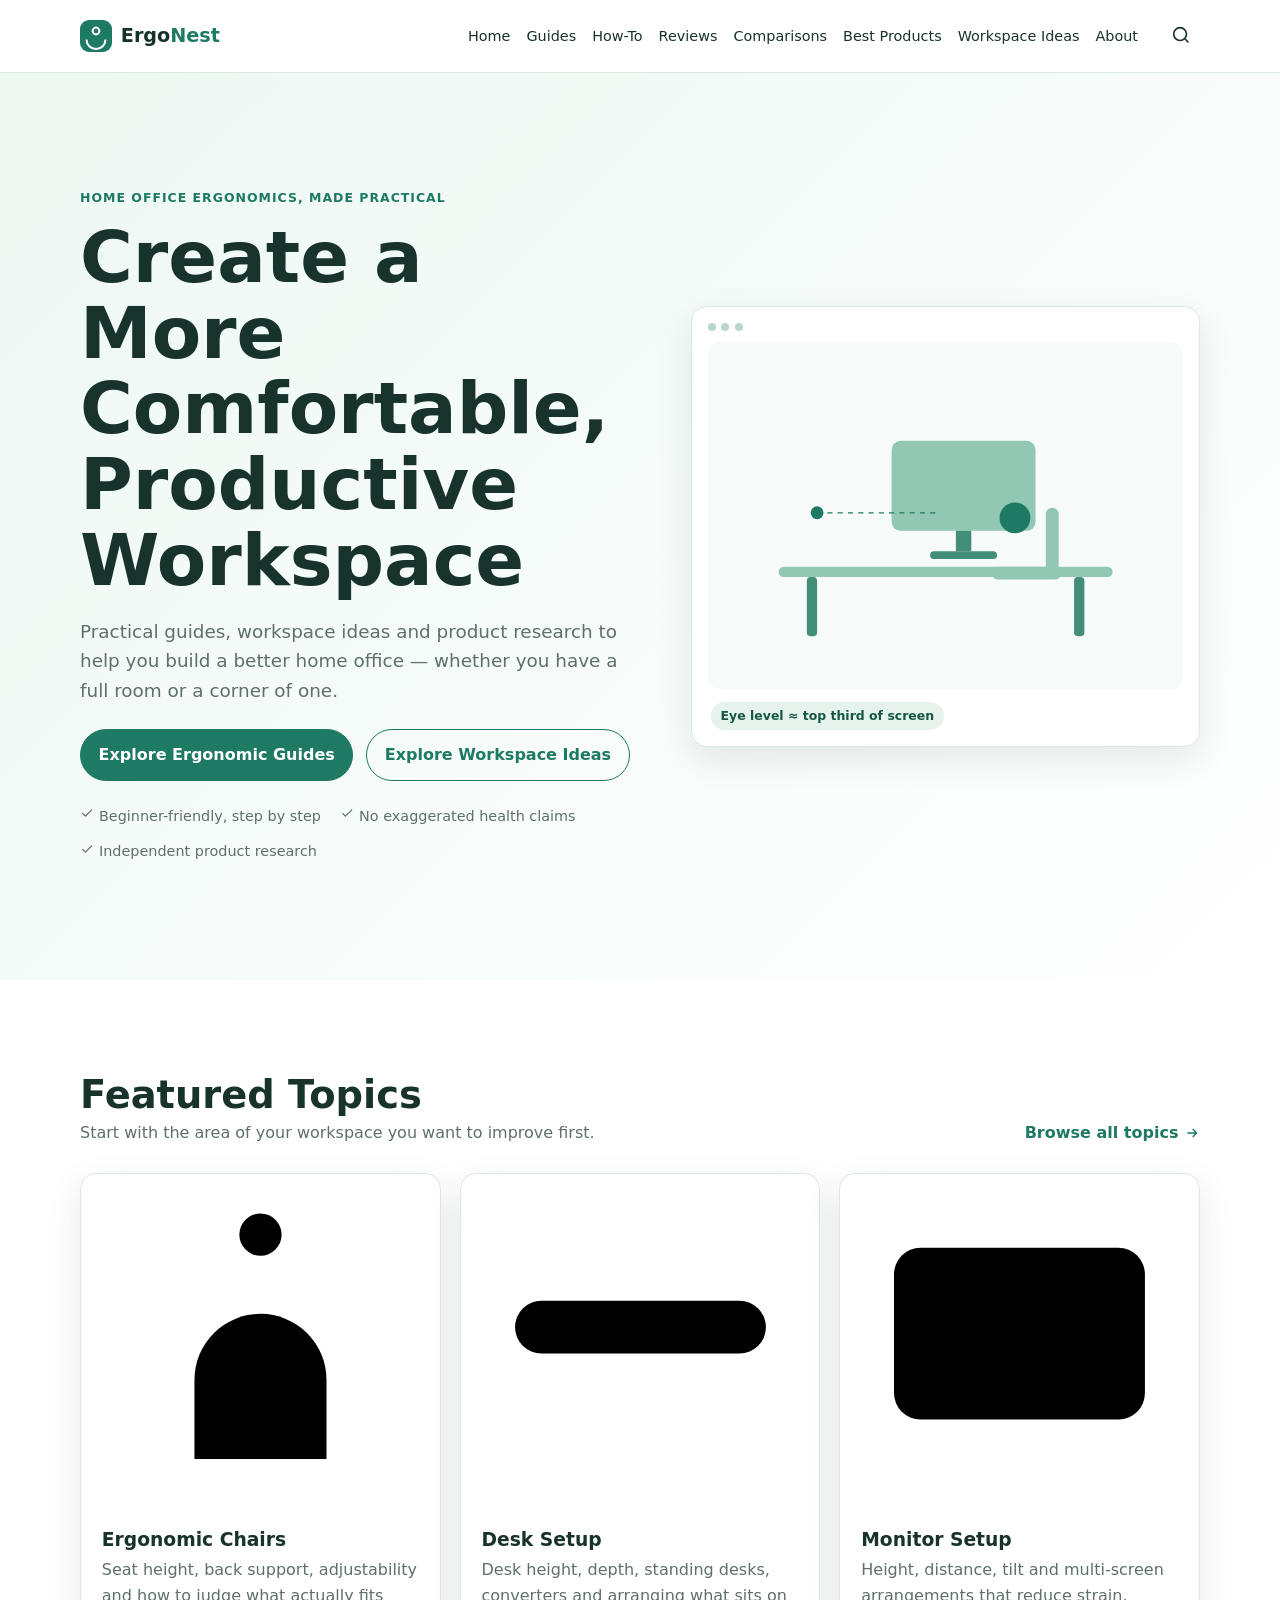
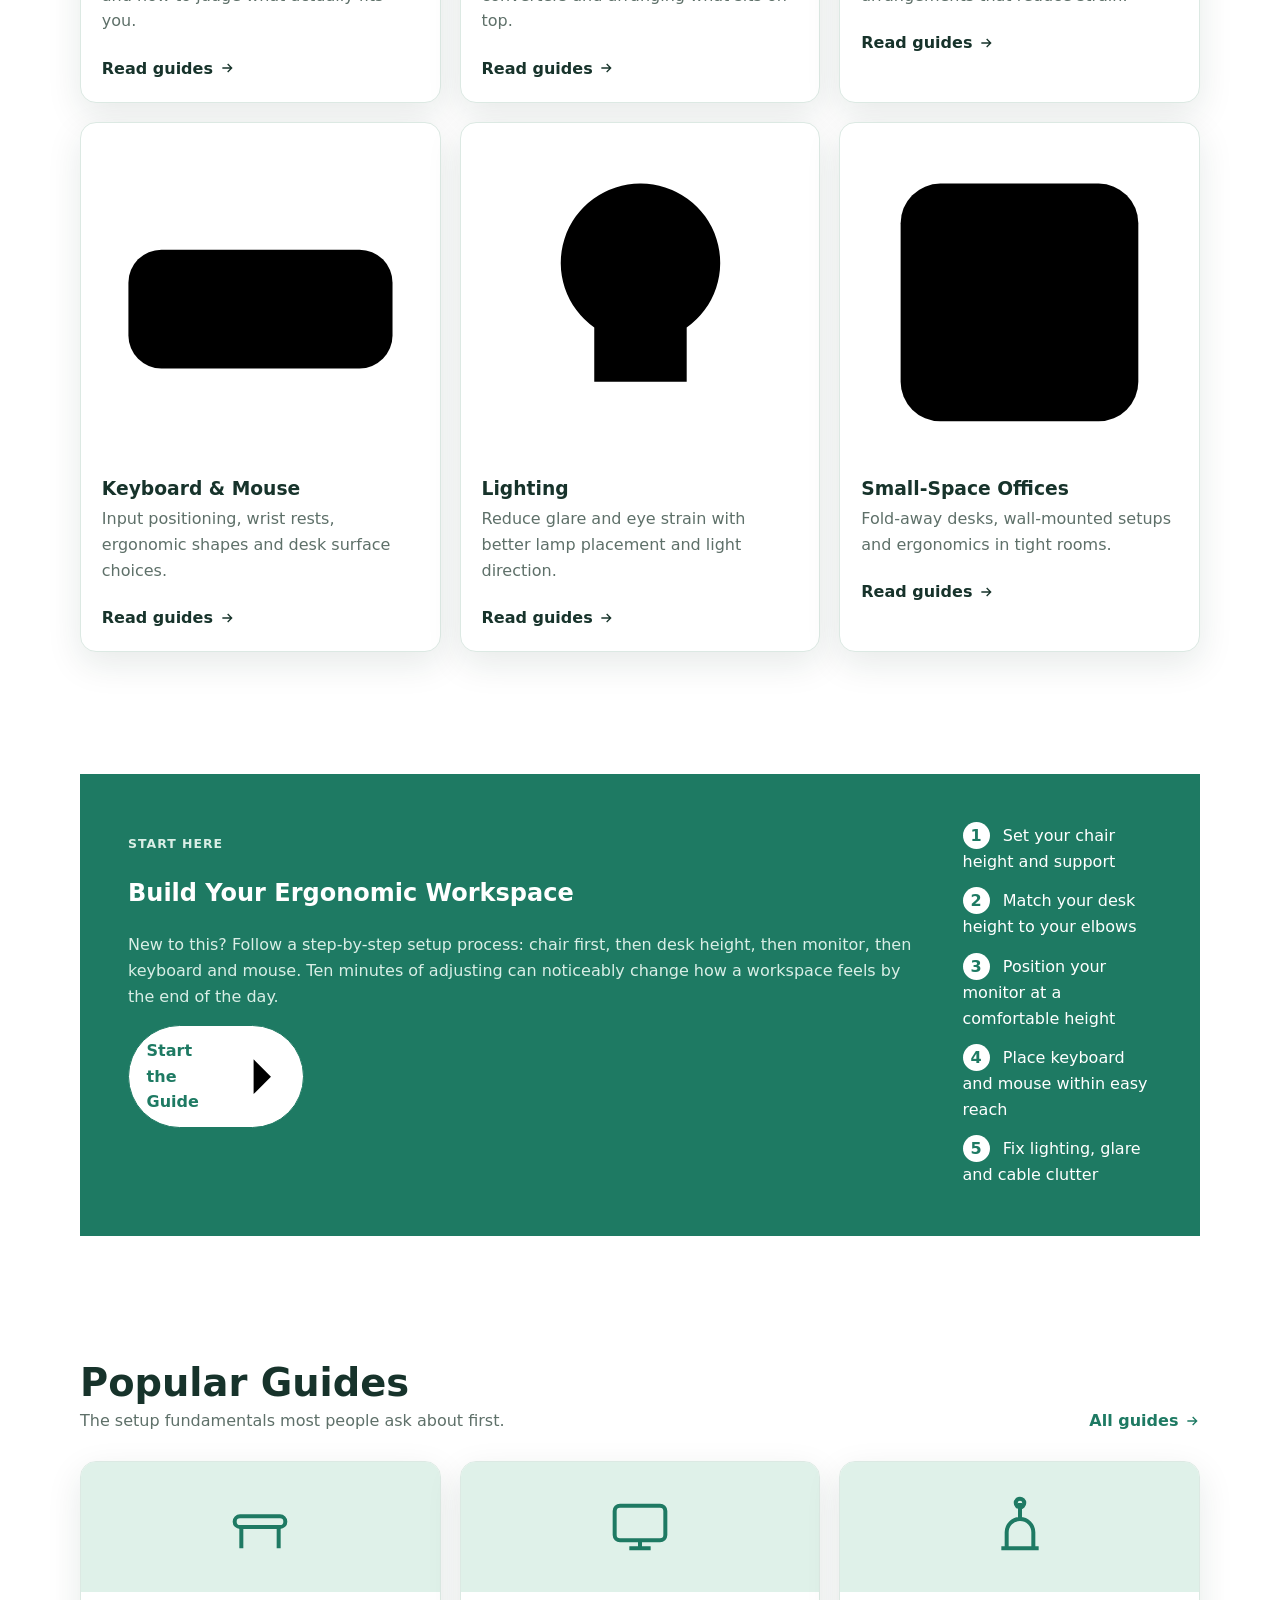
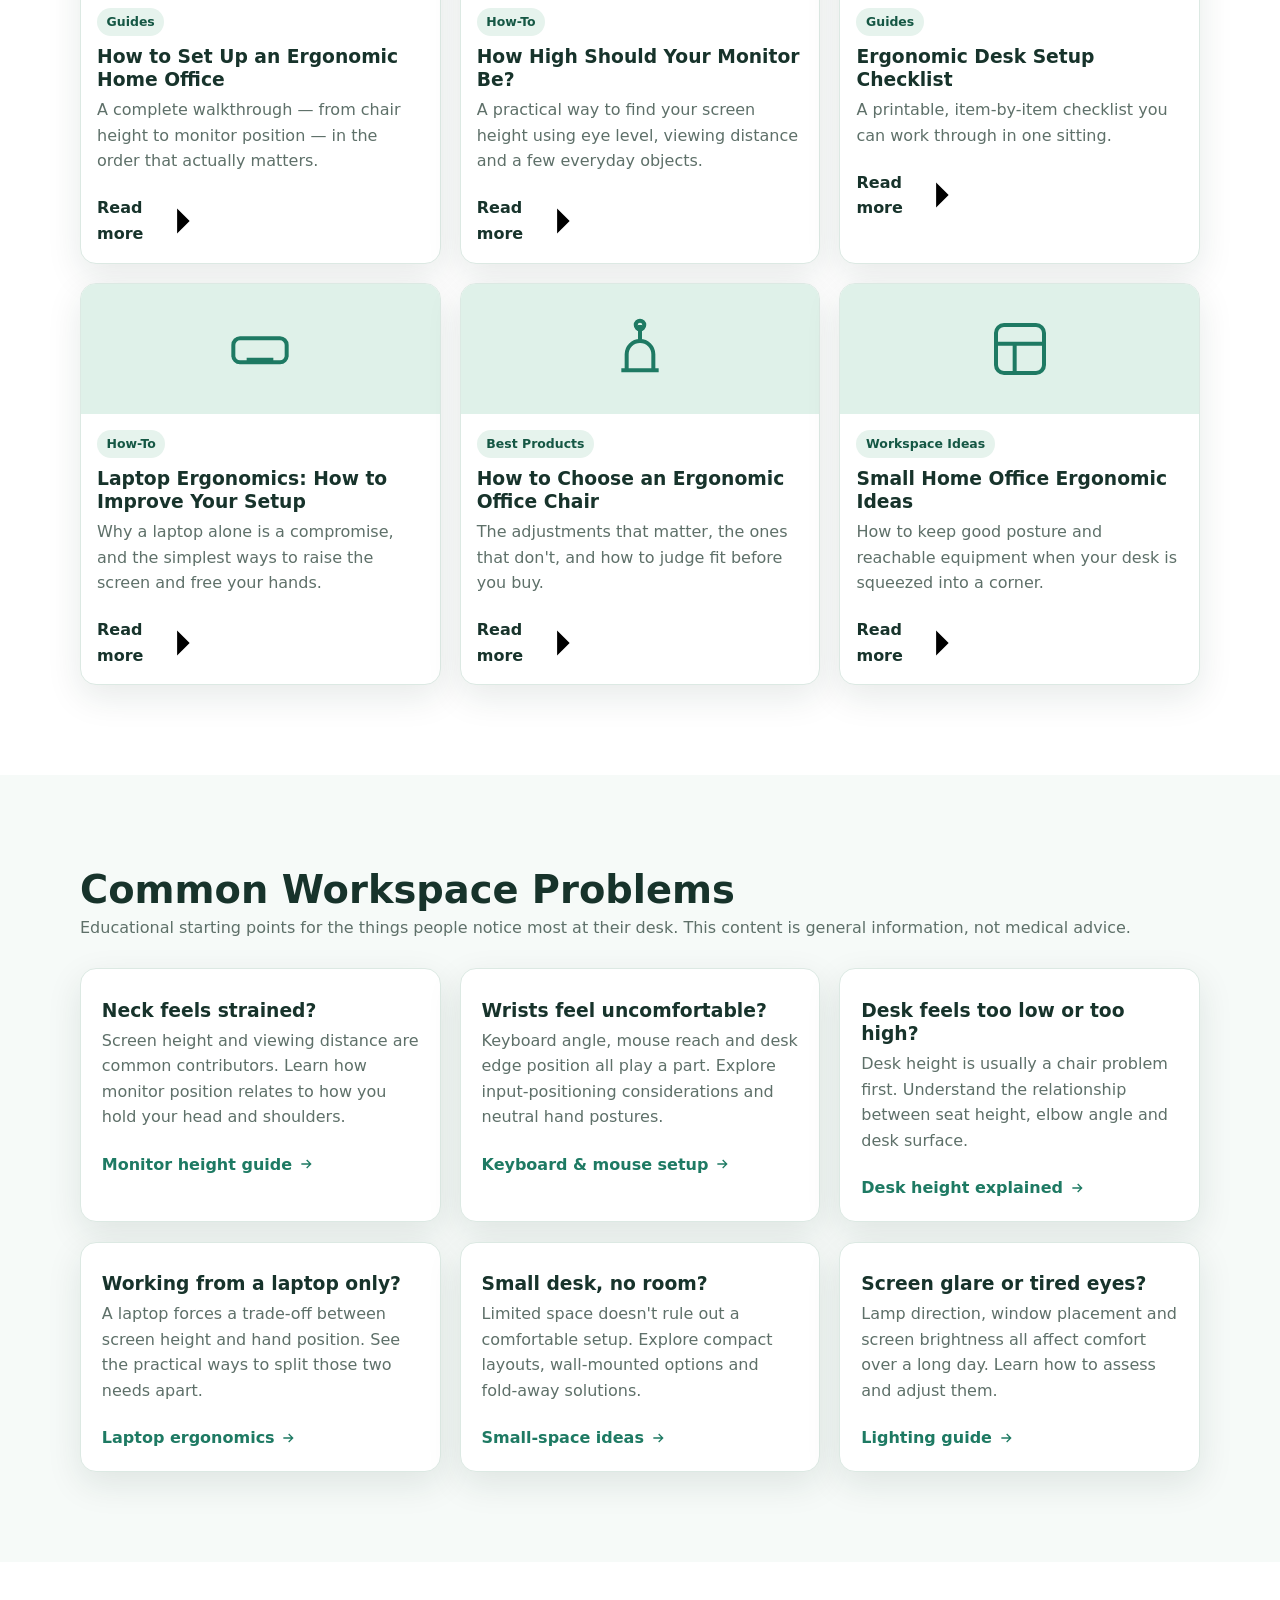
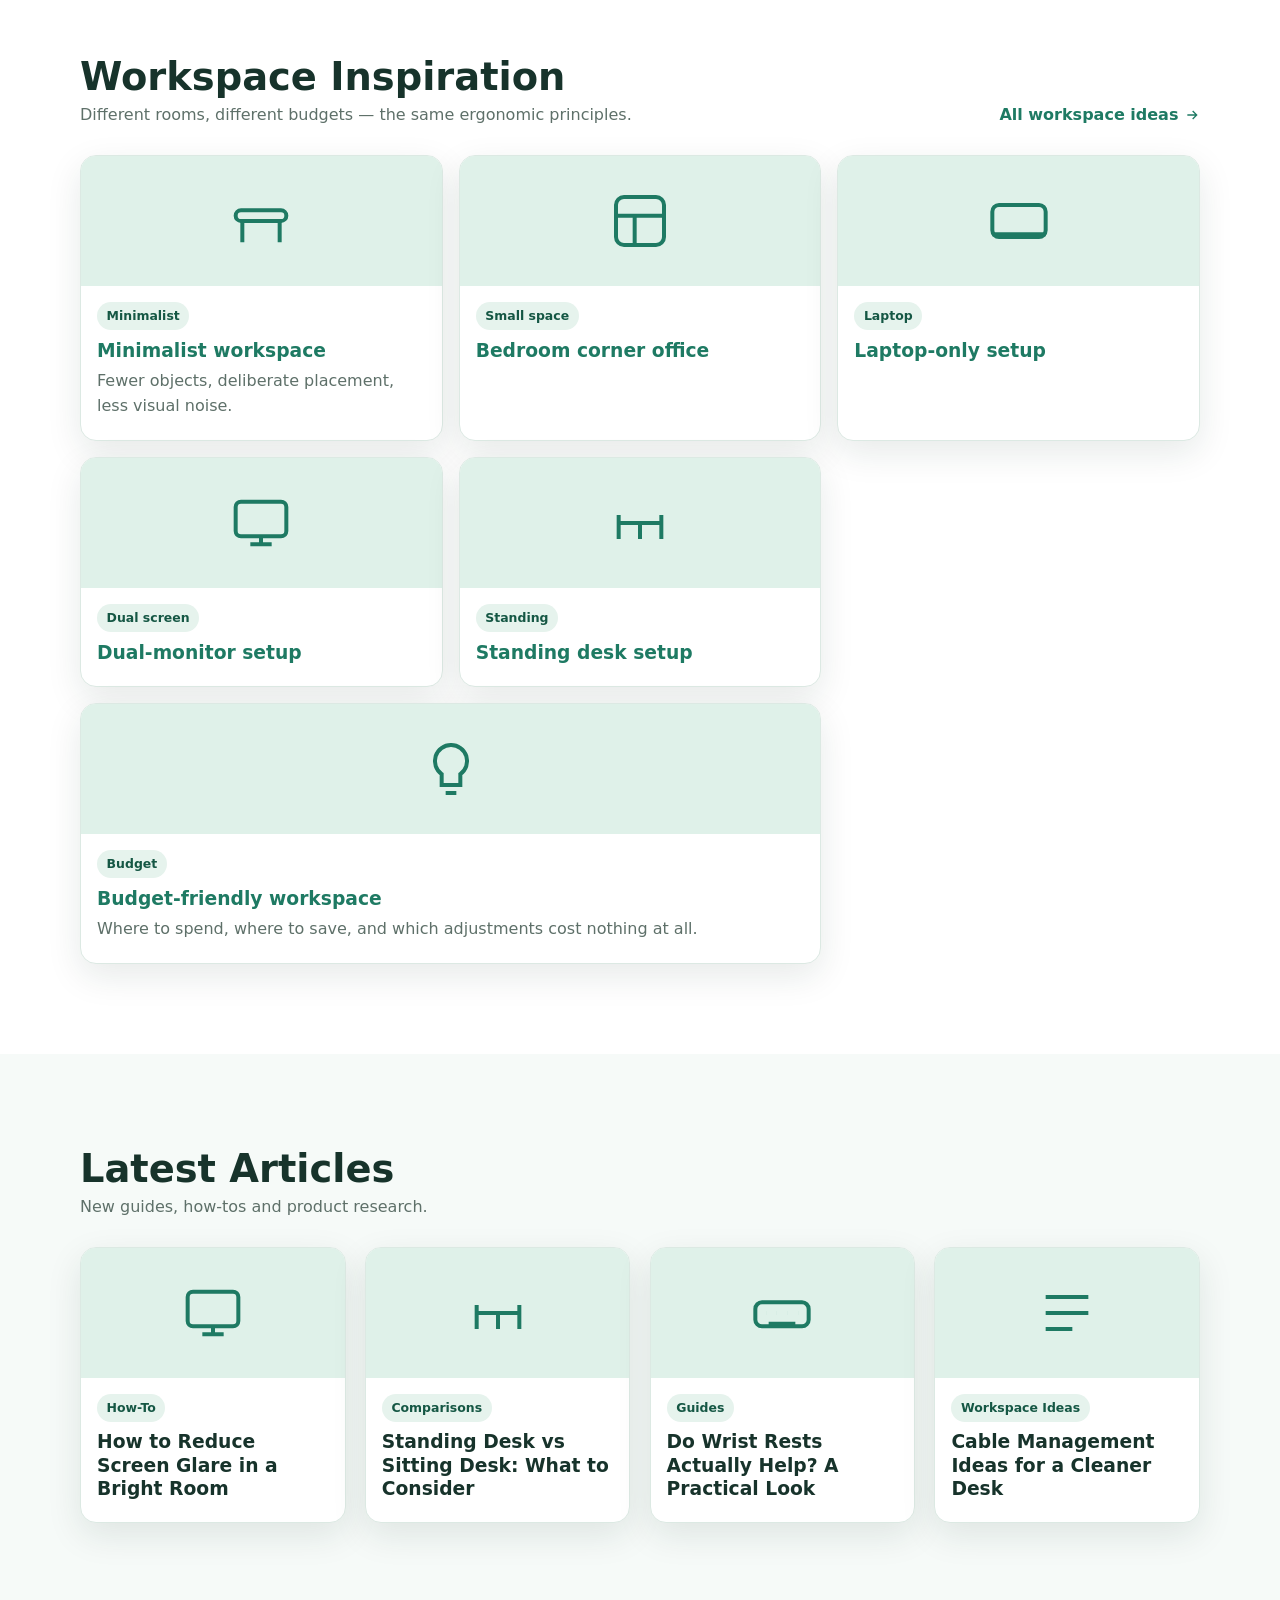
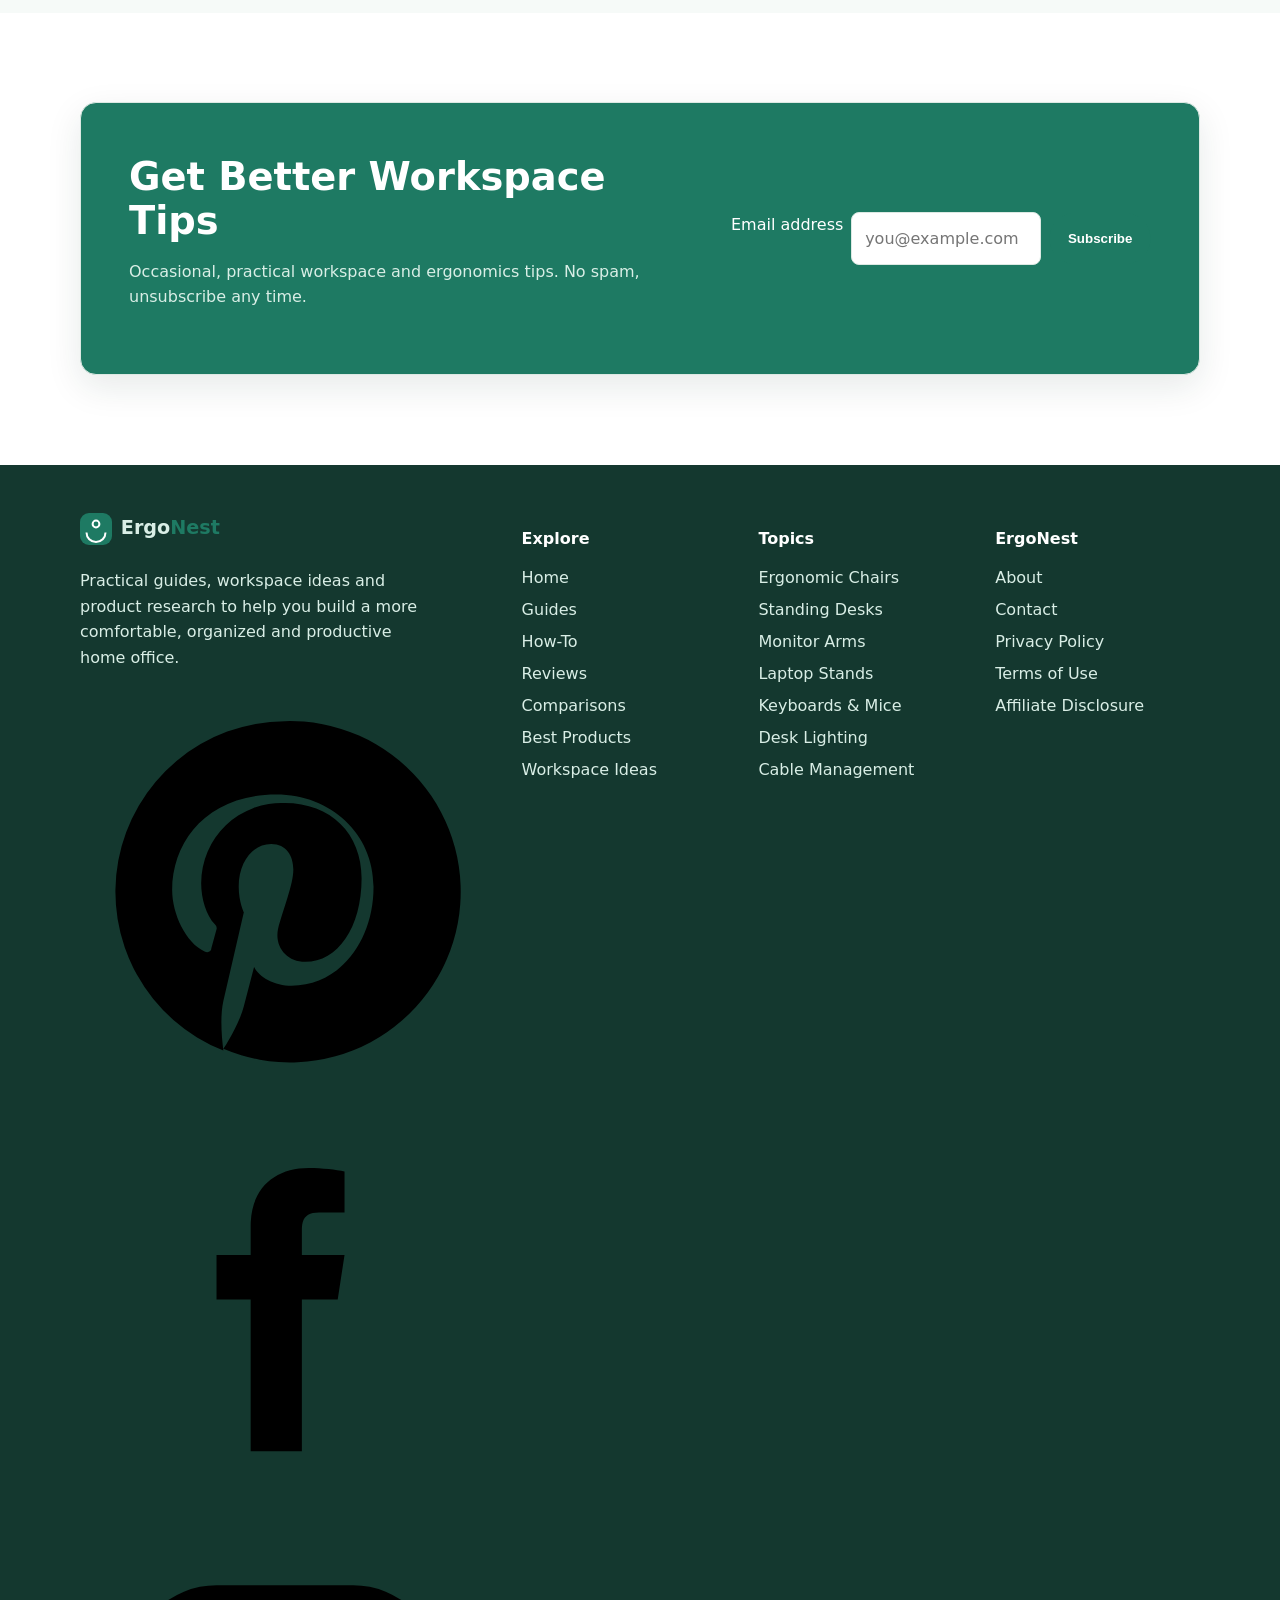
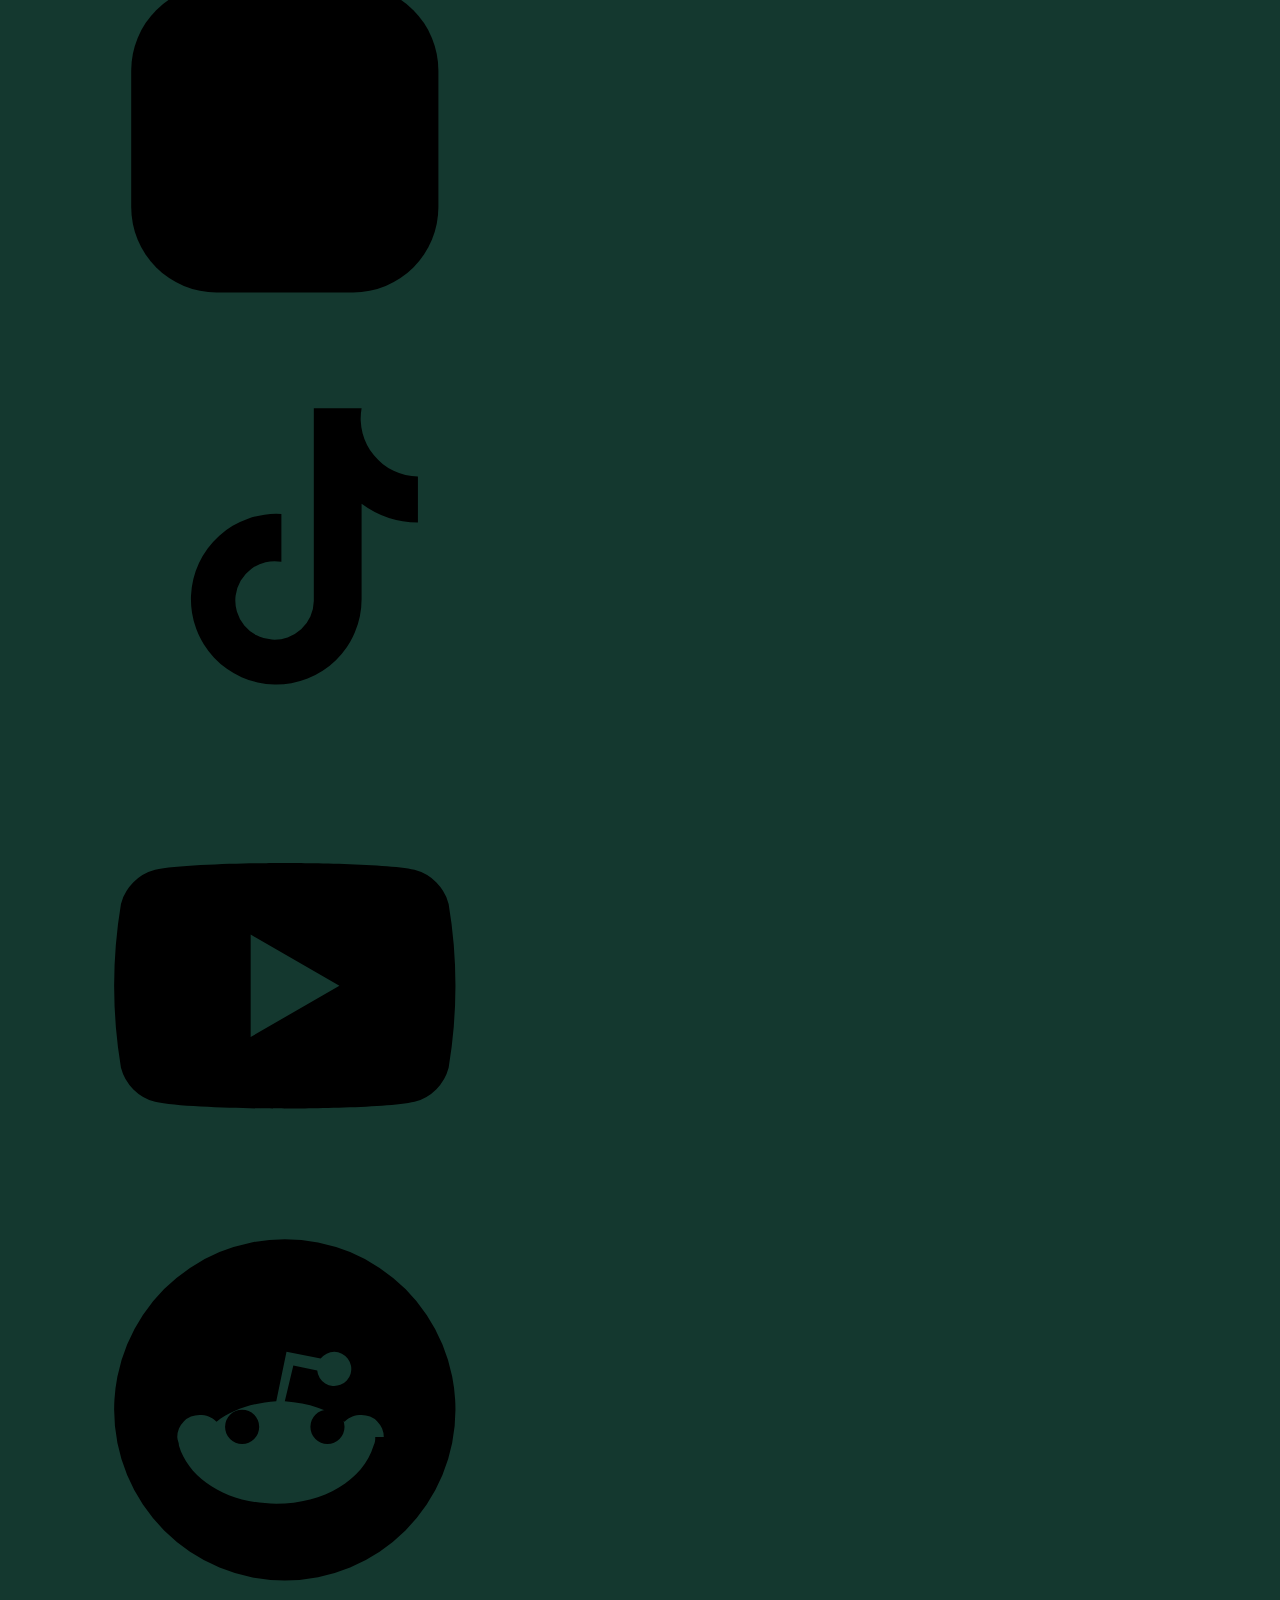
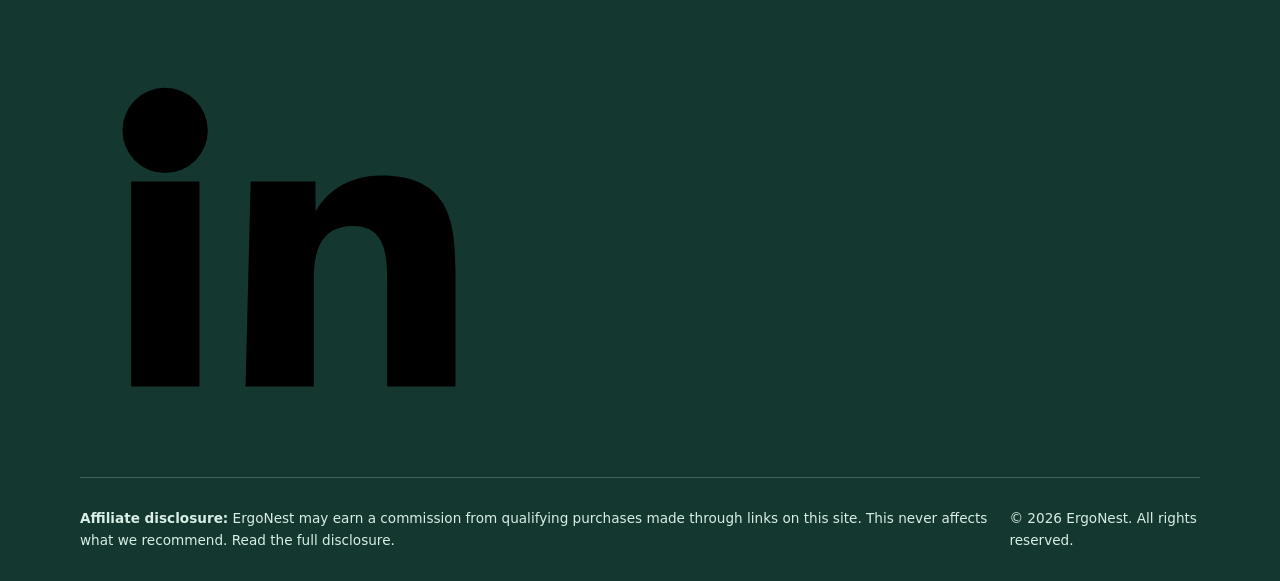
<file: index.html>
<!DOCTYPE html>
<html lang="en">
<head>
<meta charset="utf-8">
<meta name="viewport" content="width=device-width, initial-scale=1">
<meta name="theme-color" content="#1E7A63">

<title>ErgoNest | Home Office Ergonomics, Desk Setup & Workspace Guides — ErgoNest</title>
<meta name="description" content="Practical guides, workspace ideas and product research to help you create a more comfortable, organized and productive home office.">
<link rel="canonical" href="https://YOUR-DOMAIN.example/">

<meta property="og:type" content="website">
<meta property="og:site_name" content="ErgoNest">
<meta property="og:title" content="ErgoNest | Home Office Ergonomics, Desk Setup & Workspace Guides — ErgoNest">
<meta property="og:description" content="Practical guides, workspace ideas and product research to help you create a more comfortable, organized and productive home office.">
<meta property="og:url" content="https://YOUR-DOMAIN.example/">
<meta property="og:image" content="https://YOUR-DOMAIN.example/assets/img/og-default.svg">
<meta name="twitter:card" content="summary_large_image">

<link rel="icon" href="data:image/svg+xml,%3Csvg xmlns='http://www.w3.org/2000/svg' viewBox='0 0 32 32'%3E%3Crect width='32' height='32' rx='8' fill='%231E7A63'/%3E%3Ccircle cx='16' cy='11' r='3.4' fill='%23fff'/%3E%3Cpath d='M6.5 19.5a9.5 9.5 0 0 0 19 0' fill='none' stroke='%23fff' stroke-width='2.6' stroke-linecap='round'/%3E%3C/svg%3E">
<link rel="stylesheet" href="assets/css/style.css">

</head>

<body>
<a class="skip-link" href="#main">Skip to main content</a>

<header class="site-header" id="top">
  <div class="container header__inner">
    <a class="brand" href="index.html" aria-label="ErgoNest — home">
      <svg class="brand__mark" viewBox="0 0 32 32" aria-hidden="true" focusable="false">
        <rect class="brand__mark-bg" width="32" height="32" rx="9"/>
        <circle class="brand__mark-fg" cx="16" cy="11" r="3.4"/>
        <path class="brand__mark-line" d="M6.5 19.5a9.5 9.5 0 0 0 19 0"/>
      </svg>
      <span class="brand__name">Ergo<em>Nest</em></span>
    </a>

    <nav class="nav" id="primary-nav" aria-label="Primary">
      <ul class="nav__list">
        <li><a href="index.html" aria-current="page">Home</a></li>
        <li><a href="guides.html">Guides</a></li>
        <li><a href="how-to.html">How-To</a></li>
        <li><a href="reviews.html">Reviews</a></li>
        <li><a href="comparisons.html">Comparisons</a></li>
        <li><a href="best-products.html">Best Products</a></li>
        <li><a href="workspace-ideas.html">Workspace Ideas</a></li>
        <li><a href="about.html">About</a></li>
      </ul>
    </nav>

    <div class="header__actions">
      <button class="icon-btn" type="button" data-search-toggle aria-label="Open search" aria-expanded="false" aria-controls="site-search">
        <svg viewBox="0 0 24 24" aria-hidden="true" focusable="false"><circle cx="11" cy="11" r="7"/><path d="M20 20l-3.6-3.6"/></svg>
      </button>
      <button class="icon-btn nav-toggle" type="button" data-nav-toggle aria-label="Open menu" aria-expanded="false" aria-controls="primary-nav">
        <span class="nav-toggle__bars" aria-hidden="true"><i></i><i></i><i></i></span>
      </button>
    </div>
  </div>
</header>

<div class="search-overlay" id="site-search" hidden>
  <div class="search-overlay__panel" role="dialog" aria-modal="true" aria-label="Search ErgoNest">
    <form class="search-form" action="/search" method="get" role="search">
      <label class="sr-only" for="q">Search ErgoNest</label>
      <svg class="search-form__icon" viewBox="0 0 24 24" aria-hidden="true"><circle cx="11" cy="11" r="7"/><path d="M20 20l-3.6-3.6"/></svg>
      <input id="q" name="q" type="search" placeholder="Search guides, reviews, workspace ideas…" autocomplete="off">
      <button class="btn btn--primary btn--sm" type="submit">Search</button>
    </form>
    <p class="search-overlay__hint">Popular: <a href="how-to.html">monitor height</a>, <a href="guides.html">desk setup</a>, <a href="best-products.html">ergonomic chairs</a></p>
    <button class="search-overlay__close icon-btn" type="button" data-search-close aria-label="Close search">
      <svg viewBox="0 0 24 24" aria-hidden="true"><path d="M6 6l12 12M18 6L6 18"/></svg>
    </button>
  </div>
</div>

<main id="main">

  <section class="hero">
    <div class="container hero__inner">
      <div class="hero__content">
        <p class="eyebrow">Home office ergonomics, made practical</p>
        <h1>Create a More Comfortable, Productive Workspace</h1>
        <p class="hero__lead">Practical guides, workspace ideas and product research to help you build a better home office — whether you have a full room or a corner of one.</p>
        <div class="hero__cta">
          <a class="btn btn--primary" href="guides.html">Explore Ergonomic Guides</a>
          <a class="btn btn--ghost" href="workspace-ideas.html">Explore Workspace Ideas</a>
        </div>
        <ul class="hero__points">
          <li><svg viewBox="0 0 24 24" aria-hidden="true"><path d="M20 6L9 17l-5-5"/></svg> Beginner-friendly, step by step</li>
          <li><svg viewBox="0 0 24 24" aria-hidden="true"><path d="M20 6L9 17l-5-5"/></svg> No exaggerated health claims</li>
          <li><svg viewBox="0 0 24 24" aria-hidden="true"><path d="M20 6L9 17l-5-5"/></svg> Independent product research</li>
        </ul>
      </div>

      <div class="hero__visual">
        <div class="hero__card">
          <div class="hero__card-head" aria-hidden="true"><span class="dot"></span><span class="dot"></span><span class="dot"></span></div>
          <div class="hero__diagram">
            <svg class="hero__svg" viewBox="0 0 320 220" role="img" aria-label="Diagram of a seated desk setup with the monitor at eye level">
              <rect class="hero-svg__desk" x="30" y="150" width="260" height="8" rx="4"/>
              <rect class="hero-svg__leg" x="52" y="158" width="8" height="46" rx="3"/>
              <rect class="hero-svg__leg" x="260" y="158" width="8" height="46" rx="3"/>
              <rect class="hero-svg__screen" x="118" y="52" width="112" height="70" rx="7"/>
              <rect class="hero-svg__stand" x="168" y="122" width="12" height="16"/>
              <rect class="hero-svg__stand" x="148" y="138" width="52" height="6" rx="3"/>
              <rect class="hero-svg__seat" x="196" y="150" width="54" height="10" rx="5"/>
              <rect class="hero-svg__seat" x="238" y="104" width="10" height="50" rx="5"/>
              <circle class="hero-svg__head" cx="214" cy="112" r="12"/>
              <path class="hero-svg__sight" d="M60 108h96"/>
              <circle class="hero-svg__eye" cx="60" cy="108" r="5"/>
            </svg>
          </div>
          <div class="hero__card-foot"><span class="chip chip--soft">Eye level ≈ top third of screen</span></div>
        </div>
      </div>
    </div>
  </section>

  <section class="section" aria-labelledby="topics-title">
    <div class="container">
      <div class="section__head">
        <div>
          <h2 id="topics-title">Featured Topics</h2>
          <p class="section__sub">Start with the area of your workspace you want to improve first.</p>
        </div>
        <a class="link-arrow" href="guides.html">Browse all topics <svg viewBox="0 0 24 24" aria-hidden="true"><path d="M5 12h14M13 6l6 6-6 6"/></svg></a>
      </div>

      <div class="grid grid--3 grid--gap-lg">
        <a class="cat-card" href="guides.html">
          <span class="cat-card__icon" aria-hidden="true"><svg viewBox="0 0 24 24"><path d="M7 20v-6a5 5 0 0 1 10 0v6"/><path d="M5 20h14"/><path d="M12 3v6"/><circle cx="12" cy="3" r="1.6"/></svg></span>
          <h3>Ergonomic Chairs</h3>
          <p>Seat height, back support, adjustability and how to judge what actually fits you.</p>
          <span class="cat-card__more">Read guides <svg viewBox="0 0 24 24" aria-hidden="true"><path d="M5 12h14M13 6l6 6-6 6"/></svg></span>
        </a>
        <a class="cat-card" href="guides.html">
          <span class="cat-card__icon" aria-hidden="true"><svg viewBox="0 0 24 24"><rect x="2.5" y="8" width="19" height="4" rx="2"/><path d="M5 12v8M19 12v8"/></svg></span>
          <h3>Desk Setup</h3>
          <p>Desk height, depth, standing desks, converters and arranging what sits on top.</p>
          <span class="cat-card__more">Read guides <svg viewBox="0 0 24 24" aria-hidden="true"><path d="M5 12h14M13 6l6 6-6 6"/></svg></span>
        </a>
        <a class="cat-card" href="how-to.html">
          <span class="cat-card__icon" aria-hidden="true"><svg viewBox="0 0 24 24"><rect x="2.5" y="4" width="19" height="13" rx="2"/><path d="M8 20h8M12 17v3"/></svg></span>
          <h3>Monitor Setup</h3>
          <p>Height, distance, tilt and multi-screen arrangements that reduce strain.</p>
          <span class="cat-card__more">Read guides <svg viewBox="0 0 24 24" aria-hidden="true"><path d="M5 12h14M13 6l6 6-6 6"/></svg></span>
        </a>
        <a class="cat-card" href="guides.html">
          <span class="cat-card__icon" aria-hidden="true"><svg viewBox="0 0 24 24"><rect x="2" y="8" width="20" height="9" rx="2.5"/><path d="M6 12h.01M10 12h.01M14 12h.01M18 12h.01M7 16h10"/></svg></span>
          <h3>Keyboard &amp; Mouse</h3>
          <p>Input positioning, wrist rests, ergonomic shapes and desk surface choices.</p>
          <span class="cat-card__more">Read guides <svg viewBox="0 0 24 24" aria-hidden="true"><path d="M5 12h14M13 6l6 6-6 6"/></svg></span>
        </a>
        <a class="cat-card" href="guides.html">
          <span class="cat-card__icon" aria-hidden="true"><svg viewBox="0 0 24 24"><path d="M9 18h6M10 21h4"/><path d="M12 3a6 6 0 0 0-3.5 10.9V18h7v-4.1A6 6 0 0 0 12 3z"/></svg></span>
          <h3>Lighting</h3>
          <p>Reduce glare and eye strain with better lamp placement and light direction.</p>
          <span class="cat-card__more">Read guides <svg viewBox="0 0 24 24" aria-hidden="true"><path d="M5 12h14M13 6l6 6-6 6"/></svg></span>
        </a>
        <a class="cat-card" href="workspace-ideas.html">
          <span class="cat-card__icon" aria-hidden="true"><svg viewBox="0 0 24 24"><rect x="3" y="3" width="18" height="18" rx="3"/><path d="M3 10h18M10 10v11"/></svg></span>
          <h3>Small-Space Offices</h3>
          <p>Fold-away desks, wall-mounted setups and ergonomics in tight rooms.</p>
          <span class="cat-card__more">Read guides <svg viewBox="0 0 24 24" aria-hidden="true"><path d="M5 12h14M13 6l6 6-6 6"/></svg></span>
        </a>
      </div>
    </div>
  </section>

  <section class="section section--tight">
    <div class="container">
      <div class="start-here">
        <div class="start-here__body">
          <p class="eyebrow eyebrow--light">Start here</p>
          <h2>Build Your Ergonomic Workspace</h2>
          <p>New to this? Follow a step-by-step setup process: chair first, then desk height, then monitor, then keyboard and mouse. Ten minutes of adjusting can noticeably change how a workspace feels by the end of the day.</p>
          <a class="btn btn--light" href="article.html">Start the Guide <svg viewBox="0 0 24 24" aria-hidden="true"><path d="M5 12h14M13 6l6 6-6 6"/></svg></a>
        </div>
        <ol class="start-here__steps">
          <li><span>1</span> Set your chair height and support</li>
          <li><span>2</span> Match your desk height to your elbows</li>
          <li><span>3</span> Position your monitor at a comfortable height</li>
          <li><span>4</span> Place keyboard and mouse within easy reach</li>
          <li><span>5</span> Fix lighting, glare and cable clutter</li>
        </ol>
      </div>
    </div>
  </section>

  <section class="section" aria-labelledby="popular-title">
    <div class="container">
      <div class="section__head">
        <div>
          <h2 id="popular-title">Popular Guides</h2>
          <p class="section__sub">The setup fundamentals most people ask about first.</p>
        </div>
        <a class="link-arrow" href="guides.html">All guides <svg viewBox="0 0 24 24" aria-hidden="true"><path d="M5 12h14M13 6l6 6-6 6"/></svg></a>
      </div>

      <div class="grid grid--3 grid--gap-lg">
        <article class="card">
          <a class="card__link" href="article.html">
            <div class="thumb thumb--desk" aria-hidden="true"><svg viewBox="0 0 24 24"><rect x="2.5" y="8" width="19" height="4" rx="2"/><path d="M5 12v8M19 12v8"/></svg></div>
            <div class="card__body">
              <span class="chip">Guides</span>
              <h3 class="card__title">How to Set Up an Ergonomic Home Office</h3>
              <p class="card__excerpt">A complete walkthrough — from chair height to monitor position — in the order that actually matters.</p>
              <span class="card__more">Read more <svg viewBox="0 0 24 24" aria-hidden="true"><path d="M5 12h14M13 6l6 6-6 6"/></svg></span>
            </div>
          </a>
        </article>
        <article class="card">
          <a class="card__link" href="article.html">
            <div class="thumb thumb--monitor" aria-hidden="true"><svg viewBox="0 0 24 24"><rect x="2.5" y="4" width="19" height="13" rx="2"/><path d="M8 20h8M12 17v3"/></svg></div>
            <div class="card__body">
              <span class="chip">How-To</span>
              <h3 class="card__title">How High Should Your Monitor Be?</h3>
              <p class="card__excerpt">A practical way to find your screen height using eye level, viewing distance and a few everyday objects.</p>
              <span class="card__more">Read more <svg viewBox="0 0 24 24" aria-hidden="true"><path d="M5 12h14M13 6l6 6-6 6"/></svg></span>
            </div>
          </a>
        </article>
        <article class="card">
          <a class="card__link" href="article.html">
            <div class="thumb thumb--chairs" aria-hidden="true"><svg viewBox="0 0 24 24"><path d="M7 20v-6a5 5 0 0 1 10 0v6"/><path d="M5 20h14"/><path d="M12 3v6"/><circle cx="12" cy="3" r="1.6"/></svg></div>
            <div class="card__body">
              <span class="chip">Guides</span>
              <h3 class="card__title">Ergonomic Desk Setup Checklist</h3>
              <p class="card__excerpt">A printable, item-by-item checklist you can work through in one sitting.</p>
              <span class="card__more">Read more <svg viewBox="0 0 24 24" aria-hidden="true"><path d="M5 12h14M13 6l6 6-6 6"/></svg></span>
            </div>
          </a>
        </article>
        <article class="card">
          <a class="card__link" href="article.html">
            <div class="thumb thumb--input" aria-hidden="true"><svg viewBox="0 0 24 24"><rect x="2" y="8" width="20" height="9" rx="2.5"/><path d="M6 12h.01M10 12h.01M14 12h.01M18 12h.01M7 16h10"/></svg></div>
            <div class="card__body">
              <span class="chip">How-To</span>
              <h3 class="card__title">Laptop Ergonomics: How to Improve Your Setup</h3>
              <p class="card__excerpt">Why a laptop alone is a compromise, and the simplest ways to raise the screen and free your hands.</p>
              <span class="card__more">Read more <svg viewBox="0 0 24 24" aria-hidden="true"><path d="M5 12h14M13 6l6 6-6 6"/></svg></span>
            </div>
          </a>
        </article>
        <article class="card">
          <a class="card__link" href="best-products.html">
            <div class="thumb thumb--chairs" aria-hidden="true"><svg viewBox="0 0 24 24"><path d="M7 20v-6a5 5 0 0 1 10 0v6"/><path d="M5 20h14"/><path d="M12 3v6"/><circle cx="12" cy="3" r="1.6"/></svg></div>
            <div class="card__body">
              <span class="chip">Best Products</span>
              <h3 class="card__title">How to Choose an Ergonomic Office Chair</h3>
              <p class="card__excerpt">The adjustments that matter, the ones that don't, and how to judge fit before you buy.</p>
              <span class="card__more">Read more <svg viewBox="0 0 24 24" aria-hidden="true"><path d="M5 12h14M13 6l6 6-6 6"/></svg></span>
            </div>
          </a>
        </article>
        <article class="card">
          <a class="card__link" href="workspace-ideas.html">
            <div class="thumb thumb--space" aria-hidden="true"><svg viewBox="0 0 24 24"><rect x="3" y="3" width="18" height="18" rx="3"/><path d="M3 10h18M10 10v11"/></svg></div>
            <div class="card__body">
              <span class="chip">Workspace Ideas</span>
              <h3 class="card__title">Small Home Office Ergonomic Ideas</h3>
              <p class="card__excerpt">How to keep good posture and reachable equipment when your desk is squeezed into a corner.</p>
              <span class="card__more">Read more <svg viewBox="0 0 24 24" aria-hidden="true"><path d="M5 12h14M13 6l6 6-6 6"/></svg></span>
            </div>
          </a>
        </article>
      </div>
    </div>
  </section>

  <section class="section section--alt" aria-labelledby="problems-title">
    <div class="container">
      <div class="section__head section__head--center">
        <div>
          <h2 id="problems-title">Common Workspace Problems</h2>
          <p class="section__sub">Educational starting points for the things people notice most at their desk. This content is general information, not medical advice.</p>
        </div>
      </div>

      <div class="grid grid--3 grid--gap-lg">
        <article class="problem-card">
          <h3>Neck feels strained?</h3>
          <p>Screen height and viewing distance are common contributors. Learn how monitor position relates to how you hold your head and shoulders.</p>
          <a class="link-arrow" href="how-to.html">Monitor height guide <svg viewBox="0 0 24 24" aria-hidden="true"><path d="M5 12h14M13 6l6 6-6 6"/></svg></a>
        </article>
        <article class="problem-card">
          <h3>Wrists feel uncomfortable?</h3>
          <p>Keyboard angle, mouse reach and desk edge position all play a part. Explore input-positioning considerations and neutral hand postures.</p>
          <a class="link-arrow" href="guides.html">Keyboard &amp; mouse setup <svg viewBox="0 0 24 24" aria-hidden="true"><path d="M5 12h14M13 6l6 6-6 6"/></svg></a>
        </article>
        <article class="problem-card">
          <h3>Desk feels too low or too high?</h3>
          <p>Desk height is usually a chair problem first. Understand the relationship between seat height, elbow angle and desk surface.</p>
          <a class="link-arrow" href="guides.html">Desk height explained <svg viewBox="0 0 24 24" aria-hidden="true"><path d="M5 12h14M13 6l6 6-6 6"/></svg></a>
        </article>
        <article class="problem-card">
          <h3>Working from a laptop only?</h3>
          <p>A laptop forces a trade-off between screen height and hand position. See the practical ways to split those two needs apart.</p>
          <a class="link-arrow" href="how-to.html">Laptop ergonomics <svg viewBox="0 0 24 24" aria-hidden="true"><path d="M5 12h14M13 6l6 6-6 6"/></svg></a>
        </article>
        <article class="problem-card">
          <h3>Small desk, no room?</h3>
          <p>Limited space doesn't rule out a comfortable setup. Explore compact layouts, wall-mounted options and fold-away solutions.</p>
          <a class="link-arrow" href="workspace-ideas.html">Small-space ideas <svg viewBox="0 0 24 24" aria-hidden="true"><path d="M5 12h14M13 6l6 6-6 6"/></svg></a>
        </article>
        <article class="problem-card">
          <h3>Screen glare or tired eyes?</h3>
          <p>Lamp direction, window placement and screen brightness all affect comfort over a long day. Learn how to assess and adjust them.</p>
          <a class="link-arrow" href="guides.html">Lighting guide <svg viewBox="0 0 24 24" aria-hidden="true"><path d="M5 12h14M13 6l6 6-6 6"/></svg></a>
        </article>
      </div>
    </div>
  </section>

  <section class="section" aria-labelledby="inspo-title">
    <div class="container">
      <div class="section__head">
        <div>
          <h2 id="inspo-title">Workspace Inspiration</h2>
          <p class="section__sub">Different rooms, different budgets — the same ergonomic principles.</p>
        </div>
        <a class="link-arrow" href="workspace-ideas.html">All workspace ideas <svg viewBox="0 0 24 24" aria-hidden="true"><path d="M5 12h14M13 6l6 6-6 6"/></svg></a>
      </div>

      <div class="inspo-grid">
        <a class="inspo inspo--tall" href="workspace-ideas.html">
          <div class="thumb thumb--desk" aria-hidden="true"><svg viewBox="0 0 24 24"><rect x="2.5" y="8" width="19" height="4" rx="2"/><path d="M5 12v8M19 12v8"/></svg></div>
          <div class="inspo__body"><span class="chip chip--ghost">Minimalist</span><h3>Minimalist workspace</h3><p>Fewer objects, deliberate placement, less visual noise.</p></div>
        </a>
        <a class="inspo" href="workspace-ideas.html">
          <div class="thumb thumb--space" aria-hidden="true"><svg viewBox="0 0 24 24"><rect x="3" y="3" width="18" height="18" rx="3"/><path d="M3 10h18M10 10v11"/></svg></div>
          <div class="inspo__body"><span class="chip chip--ghost">Small space</span><h3>Bedroom corner office</h3></div>
        </a>
        <a class="inspo" href="workspace-ideas.html">
          <div class="thumb thumb--input" aria-hidden="true"><svg viewBox="0 0 24 24"><rect x="2" y="6" width="20" height="12" rx="2.5"/><path d="M2 17h20"/></svg></div>
          <div class="inspo__body"><span class="chip chip--ghost">Laptop</span><h3>Laptop-only setup</h3></div>
        </a>
        <a class="inspo" href="workspace-ideas.html">
          <div class="thumb thumb--monitor" aria-hidden="true"><svg viewBox="0 0 24 24"><rect x="2.5" y="4" width="19" height="13" rx="2"/><path d="M8 20h8M12 17v3"/></svg></div>
          <div class="inspo__body"><span class="chip chip--ghost">Dual screen</span><h3>Dual-monitor setup</h3></div>
        </a>
        <a class="inspo" href="workspace-ideas.html">
          <div class="thumb thumb--desk" aria-hidden="true"><svg viewBox="0 0 24 24"><path d="M4 18V9M20 18V9M4 12h16"/><path d="M12 12v6"/></svg></div>
          <div class="inspo__body"><span class="chip chip--ghost">Standing</span><h3>Standing desk setup</h3></div>
        </a>
        <a class="inspo inspo--wide" href="workspace-ideas.html">
          <div class="thumb thumb--light" aria-hidden="true"><svg viewBox="0 0 24 24"><path d="M9 18h6M10 21h4"/><path d="M12 3a6 6 0 0 0-3.5 10.9V18h7v-4.1A6 6 0 0 0 12 3z"/></svg></div>
          <div class="inspo__body"><span class="chip chip--ghost">Budget</span><h3>Budget-friendly workspace</h3><p>Where to spend, where to save, and which adjustments cost nothing at all.</p></div>
        </a>
      </div>
    </div>
  </section>

  <section class="section section--alt" aria-labelledby="latest-title">
    <div class="container">
      <div class="section__head">
        <div>
          <h2 id="latest-title">Latest Articles</h2>
          <p class="section__sub">New guides, how-tos and product research.</p>
        </div>
      </div>

      <div class="grid grid--4 grid--gap-lg">
        <article class="card card--compact">
          <a class="card__link" href="article.html">
            <div class="thumb thumb--monitor" aria-hidden="true"><svg viewBox="0 0 24 24"><rect x="2.5" y="4" width="19" height="13" rx="2"/><path d="M8 20h8M12 17v3"/></svg></div>
            <div class="card__body">
              <span class="chip">How-To</span>
              <h3 class="card__title">How to Reduce Screen Glare in a Bright Room</h3>
              
              
            </div>
          </a>
        </article>
        <article class="card card--compact">
          <a class="card__link" href="comparisons.html">
            <div class="thumb thumb--chairs" aria-hidden="true"><svg viewBox="0 0 24 24"><path d="M4 18V9M20 18V9M4 12h16"/><path d="M12 12v6"/></svg></div>
            <div class="card__body">
              <span class="chip">Comparisons</span>
              <h3 class="card__title">Standing Desk vs Sitting Desk: What to Consider</h3>
              
              
            </div>
          </a>
        </article>
        <article class="card card--compact">
          <a class="card__link" href="article.html">
            <div class="thumb thumb--input" aria-hidden="true"><svg viewBox="0 0 24 24"><rect x="2" y="8" width="20" height="9" rx="2.5"/><path d="M6 12h.01M10 12h.01M14 12h.01M18 12h.01M7 16h10"/></svg></div>
            <div class="card__body">
              <span class="chip">Guides</span>
              <h3 class="card__title">Do Wrist Rests Actually Help? A Practical Look</h3>
              
              
            </div>
          </a>
        </article>
        <article class="card card--compact">
          <a class="card__link" href="article.html">
            <div class="thumb thumb--cable" aria-hidden="true"><svg viewBox="0 0 24 24"><path d="M4 6h16M4 12h16M4 18h10"/></svg></div>
            <div class="card__body">
              <span class="chip">Workspace Ideas</span>
              <h3 class="card__title">Cable Management Ideas for a Cleaner Desk</h3>
              
              
            </div>
          </a>
        </article>
      </div>
    </div>
  </section>

  <section class="section" aria-labelledby="newsletter-title">
    <div class="container">
      <div class="newsletter">
        <div class="newsletter__body">
          <h2 id="newsletter-title">Get Better Workspace Tips</h2>
          <p>Occasional, practical workspace and ergonomics tips. No spam, unsubscribe any time.</p>
        </div>
        <form class="newsletter__form" data-newsletter novalidate>
          <label class="sr-only" for="newsletter-email">Email address</label>
          <input id="newsletter-email" type="email" name="email" placeholder="you@example.com" required>
          <button class="btn btn--primary" type="submit">Subscribe</button>
          <p class="newsletter__note" data-newsletter-note hidden></p>
        </form>
      </div>
    </div>
  </section>

</main>

<footer class="site-footer">
  <div class="container footer__top">
    <div class="footer__brand">
      <a class="brand brand--footer" href="index.html" aria-label="ErgoNest — home">
        <svg class="brand__mark" viewBox="0 0 32 32" aria-hidden="true" focusable="false">
        <rect class="brand__mark-bg" width="32" height="32" rx="9"/>
        <circle class="brand__mark-fg" cx="16" cy="11" r="3.4"/>
        <path class="brand__mark-line" d="M6.5 19.5a9.5 9.5 0 0 0 19 0"/>
      </svg>
        <span class="brand__name">Ergo<em>Nest</em></span>
      </a>
      <p class="footer__desc">Practical guides, workspace ideas and product research to help you build a more comfortable, organized and productive home office.</p>
      <ul class="social" aria-label="ErgoNest on social media">
        <li><a href="#" aria-label="Pinterest"><svg viewBox="0 0 24 24" aria-hidden="true"><path d="M12 2a10 10 0 0 0-3.6 19.3c-.1-.8-.2-2 0-2.9l1.2-5.2s-.3-.6-.3-1.5c0-1.4.8-2.5 1.9-2.5.9 0 1.3.7 1.3 1.5 0 .9-.6 2.3-.9 3.5-.2 1 .5 1.9 1.6 1.9 1.9 0 3.3-2 3.3-4.9 0-2.6-1.8-4.4-4.5-4.4a4.7 4.7 0 0 0-4.9 4.7c0 .9.3 1.9.8 2.4a.3.3 0 0 1 .1.3l-.3 1.1c0 .2-.2.3-.4.2-1.1-.5-1.9-2.2-1.9-3.6 0-2.9 2.1-5.6 6.1-5.6 3.2 0 5.7 2.3 5.7 5.4 0 3.2-2 5.8-4.8 5.8-1 0-1.9-.5-2.2-1.1l-.6 2.3c-.2.8-.8 1.9-1.2 2.5A10 10 0 1 0 12 2z"/></svg></a></li>
        <li><a href="#" aria-label="Facebook"><svg viewBox="0 0 24 24" aria-hidden="true"><path d="M13 8.5V7c0-.7.3-1 1-1h1.5V3.6c-.5-.1-1.3-.2-2.1-.2-2 0-3.4 1.2-3.4 3.4v1.7H8v2.6h2V20h3v-8.9h2.1l.4-2.6H13z"/></svg></a></li>
        <li><a href="#" aria-label="Instagram"><svg viewBox="0 0 24 24" aria-hidden="true"><rect class="icon-stroke" x="3" y="3" width="18" height="18" rx="5"/><circle class="icon-stroke" cx="12" cy="12" r="4"/><circle cx="17.2" cy="6.8" r="1.3"/></svg></a></li>
        <li><a href="#" aria-label="TikTok"><svg viewBox="0 0 24 24" aria-hidden="true"><path d="M16.5 3h-2.8v11.3a2.3 2.3 0 1 1-1.9-2.3V9.2a5 5 0 1 0 4.7 5V8.6a5.6 5.6 0 0 0 3.3 1.1V7a3.4 3.4 0 0 1-3.3-4z"/></svg></a></li>
        <li><a href="#" aria-label="YouTube"><svg viewBox="0 0 24 24" aria-hidden="true"><path d="M21.6 7.2a2.8 2.8 0 0 0-2-2C17.9 4.8 12 4.8 12 4.8s-5.9 0-7.6.4a2.8 2.8 0 0 0-2 2A29 29 0 0 0 2 12a29 29 0 0 0 .4 4.8 2.8 2.8 0 0 0 2 2c1.7.4 7.6.4 7.6.4s5.9 0 7.6-.4a2.8 2.8 0 0 0 2-2A29 29 0 0 0 22 12a29 29 0 0 0-.4-4.8zM10 15V9l5.2 3z"/></svg></a></li>
        <li><a href="#" aria-label="Reddit"><svg viewBox="0 0 24 24" aria-hidden="true"><path d="M12 2a10 10 0 1 0 0 20 10 10 0 0 0 0-20zm5.3 11.6c0 .2 0 .3-.1.5-.6 2-2.9 3.4-5.7 3.4s-5.1-1.4-5.7-3.4c0-.2-.1-.3-.1-.5a1.3 1.3 0 0 1 1.3-1.3c.4 0 .7.1 1 .4.9-.7 2.1-1.1 3.5-1.2l.6-2.9 2 .4a1 1 0 1 1-.2.7l-1.4-.3-.5 2.1c1.4.1 2.6.5 3.5 1.2.3-.3.6-.4 1-.4a1.3 1.3 0 0 1 1.3 1.3zM9.5 12a1 1 0 1 0 0 2 1 1 0 0 0 0-2zm5 0a1 1 0 1 0 0 2 1 1 0 0 0 0-2z"/></svg></a></li>
        <li><a href="#" aria-label="LinkedIn"><svg viewBox="0 0 24 24" aria-hidden="true"><path d="M4.98 3.5A2.5 2.5 0 1 0 5 8.5a2.5 2.5 0 0 0-.02-5zM3 9h4v12H3zM10 9h3.8v1.7h.05c.53-1 1.83-2.05 3.77-2.05C21.4 8.65 22 11 22 14.1V21h-4v-6.1c0-1.45-.03-3.3-2-3.3s-2.3 1.57-2.3 3.2V21h-4z"/></svg></a></li>
      </ul>
    </div>

    <nav class="footer__col" aria-labelledby="footer-explore">
      <h2 id="footer-explore" class="footer__title">Explore</h2>
      <ul>
        <li><a href="index.html">Home</a></li>
        <li><a href="guides.html">Guides</a></li>
        <li><a href="how-to.html">How-To</a></li>
        <li><a href="reviews.html">Reviews</a></li>
        <li><a href="comparisons.html">Comparisons</a></li>
        <li><a href="best-products.html">Best Products</a></li>
        <li><a href="workspace-ideas.html">Workspace Ideas</a></li>
      </ul>
    </nav>

    <nav class="footer__col" aria-labelledby="footer-topics">
      <h2 id="footer-topics" class="footer__title">Topics</h2>
      <ul>
        <li><a href="guides.html">Ergonomic Chairs</a></li>
        <li><a href="guides.html">Standing Desks</a></li>
        <li><a href="guides.html">Monitor Arms</a></li>
        <li><a href="guides.html">Laptop Stands</a></li>
        <li><a href="guides.html">Keyboards &amp; Mice</a></li>
        <li><a href="guides.html">Desk Lighting</a></li>
        <li><a href="guides.html">Cable Management</a></li>
      </ul>
    </nav>

    <nav class="footer__col" aria-labelledby="footer-company">
      <h2 id="footer-company" class="footer__title">ErgoNest</h2>
      <ul>
        <li><a href="about.html">About</a></li>
        <li><a href="contact.html">Contact</a></li>
        <li><a href="privacy-policy.html">Privacy Policy</a></li>
        <li><a href="terms.html">Terms of Use</a></li>
        <li><a href="affiliate-disclosure.html">Affiliate Disclosure</a></li>
      </ul>
    </nav>
  </div>

  <div class="container footer__bottom">
    <p class="footer__disclosure"><strong>Affiliate disclosure:</strong> ErgoNest may earn a commission from qualifying purchases made through links on this site. This never affects what we recommend. <a href="affiliate-disclosure.html">Read the full disclosure</a>.</p>
    <p class="footer__copy">© <span data-year>2026</span> ErgoNest. All rights reserved.</p>
  </div>
</footer>

<script src="assets/js/main.js" defer></script>
</body>
</html>
</file>
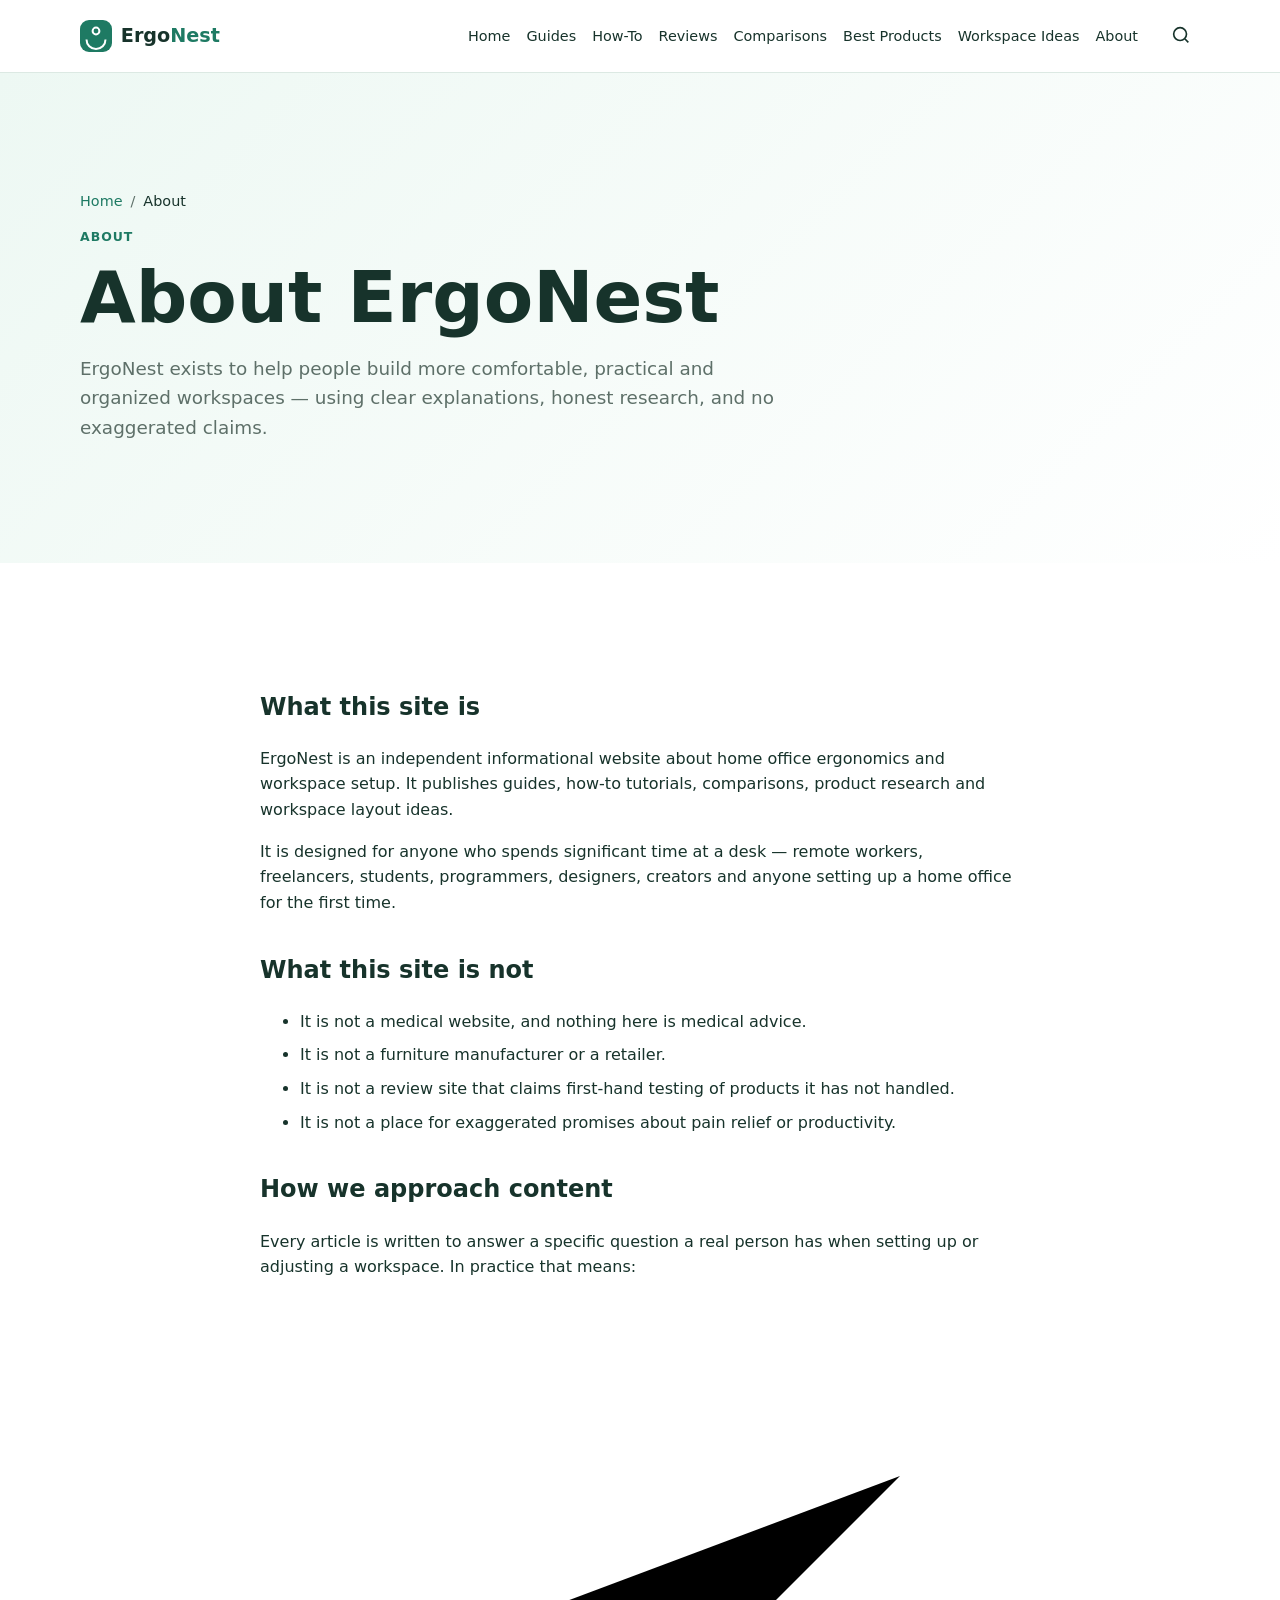
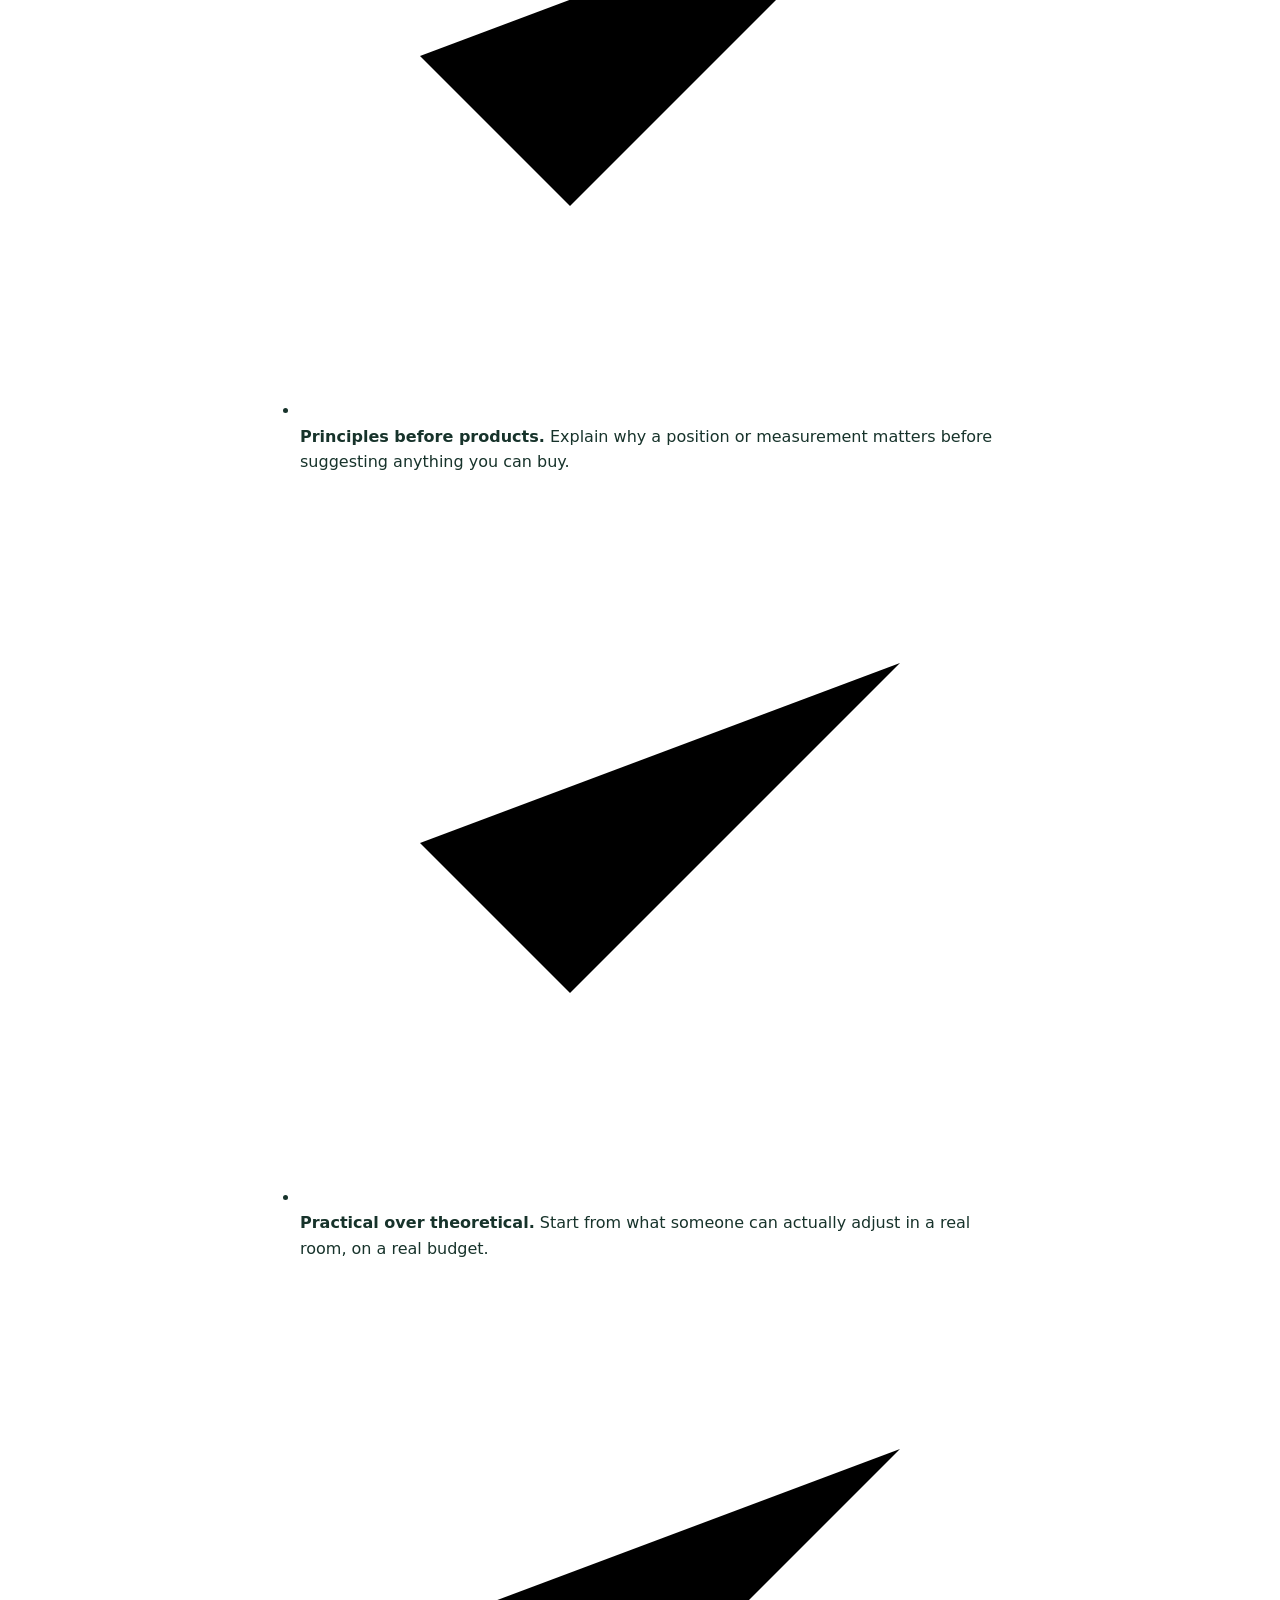
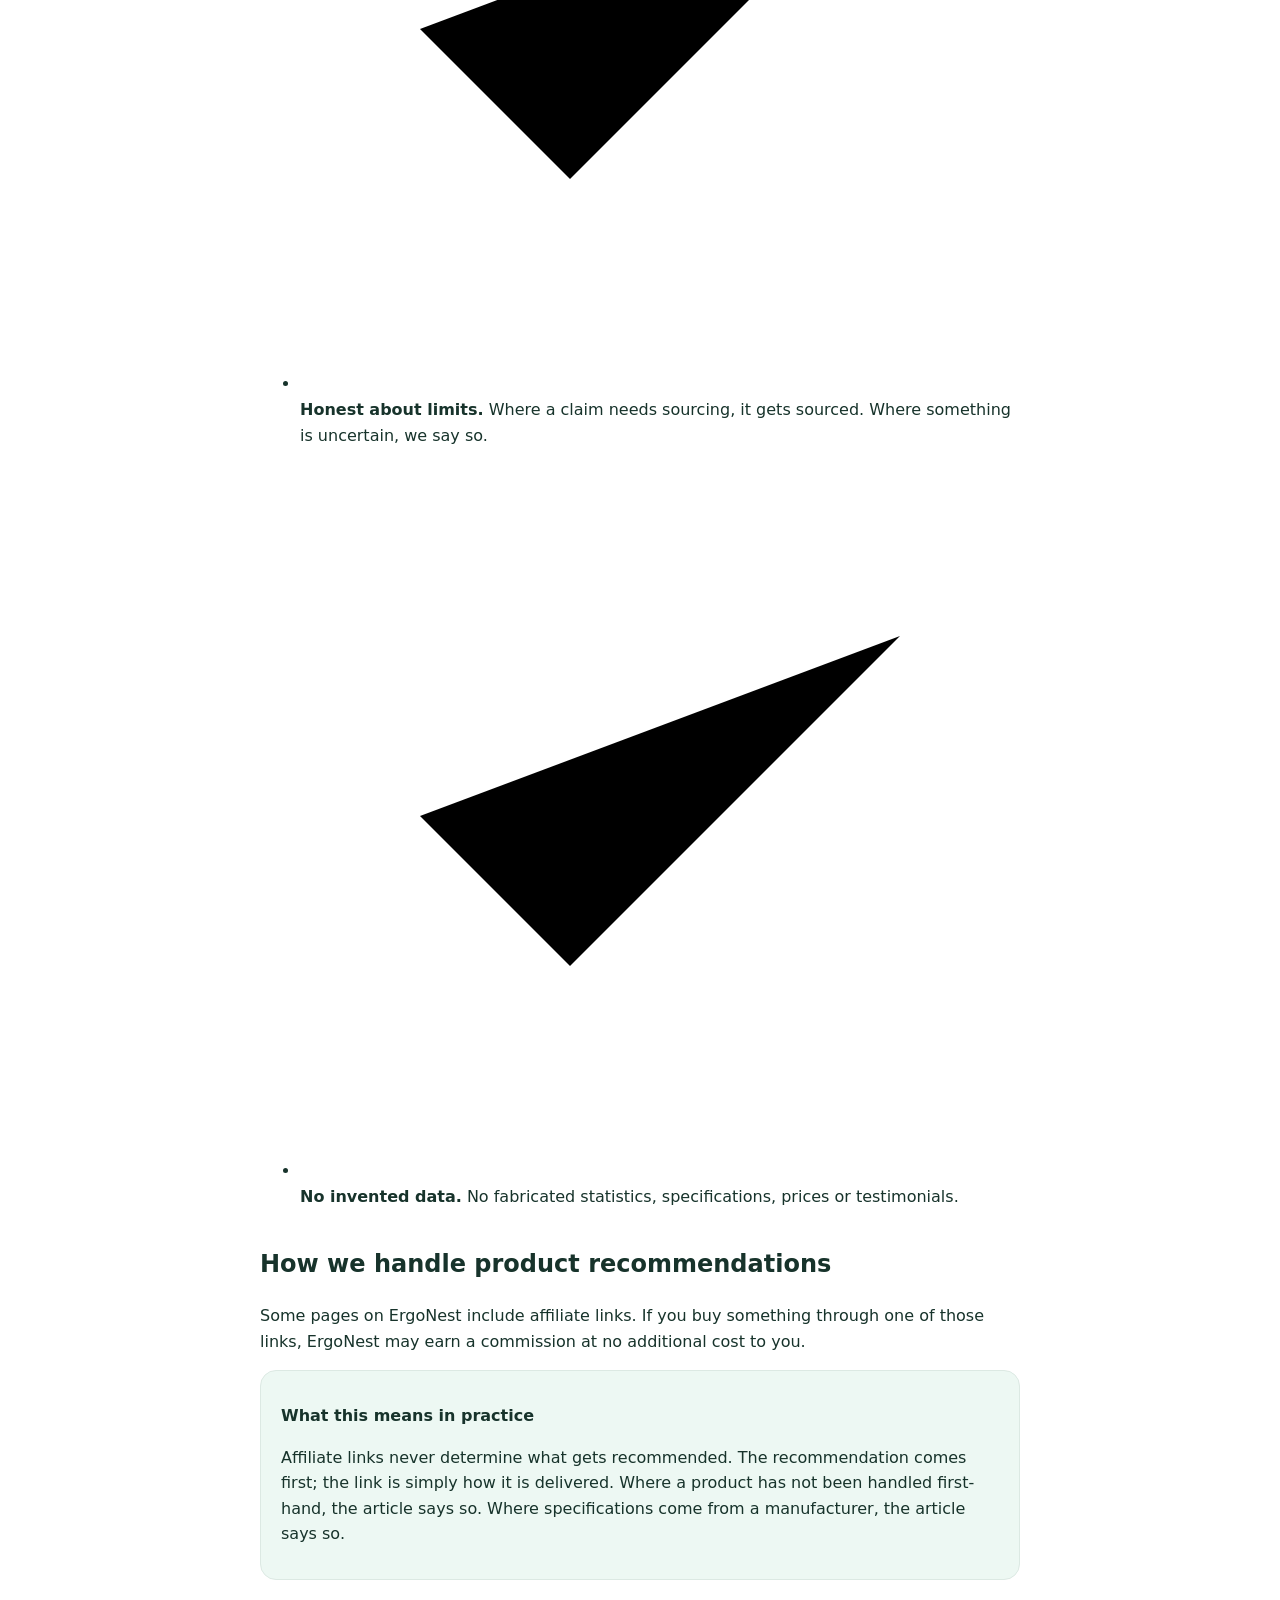
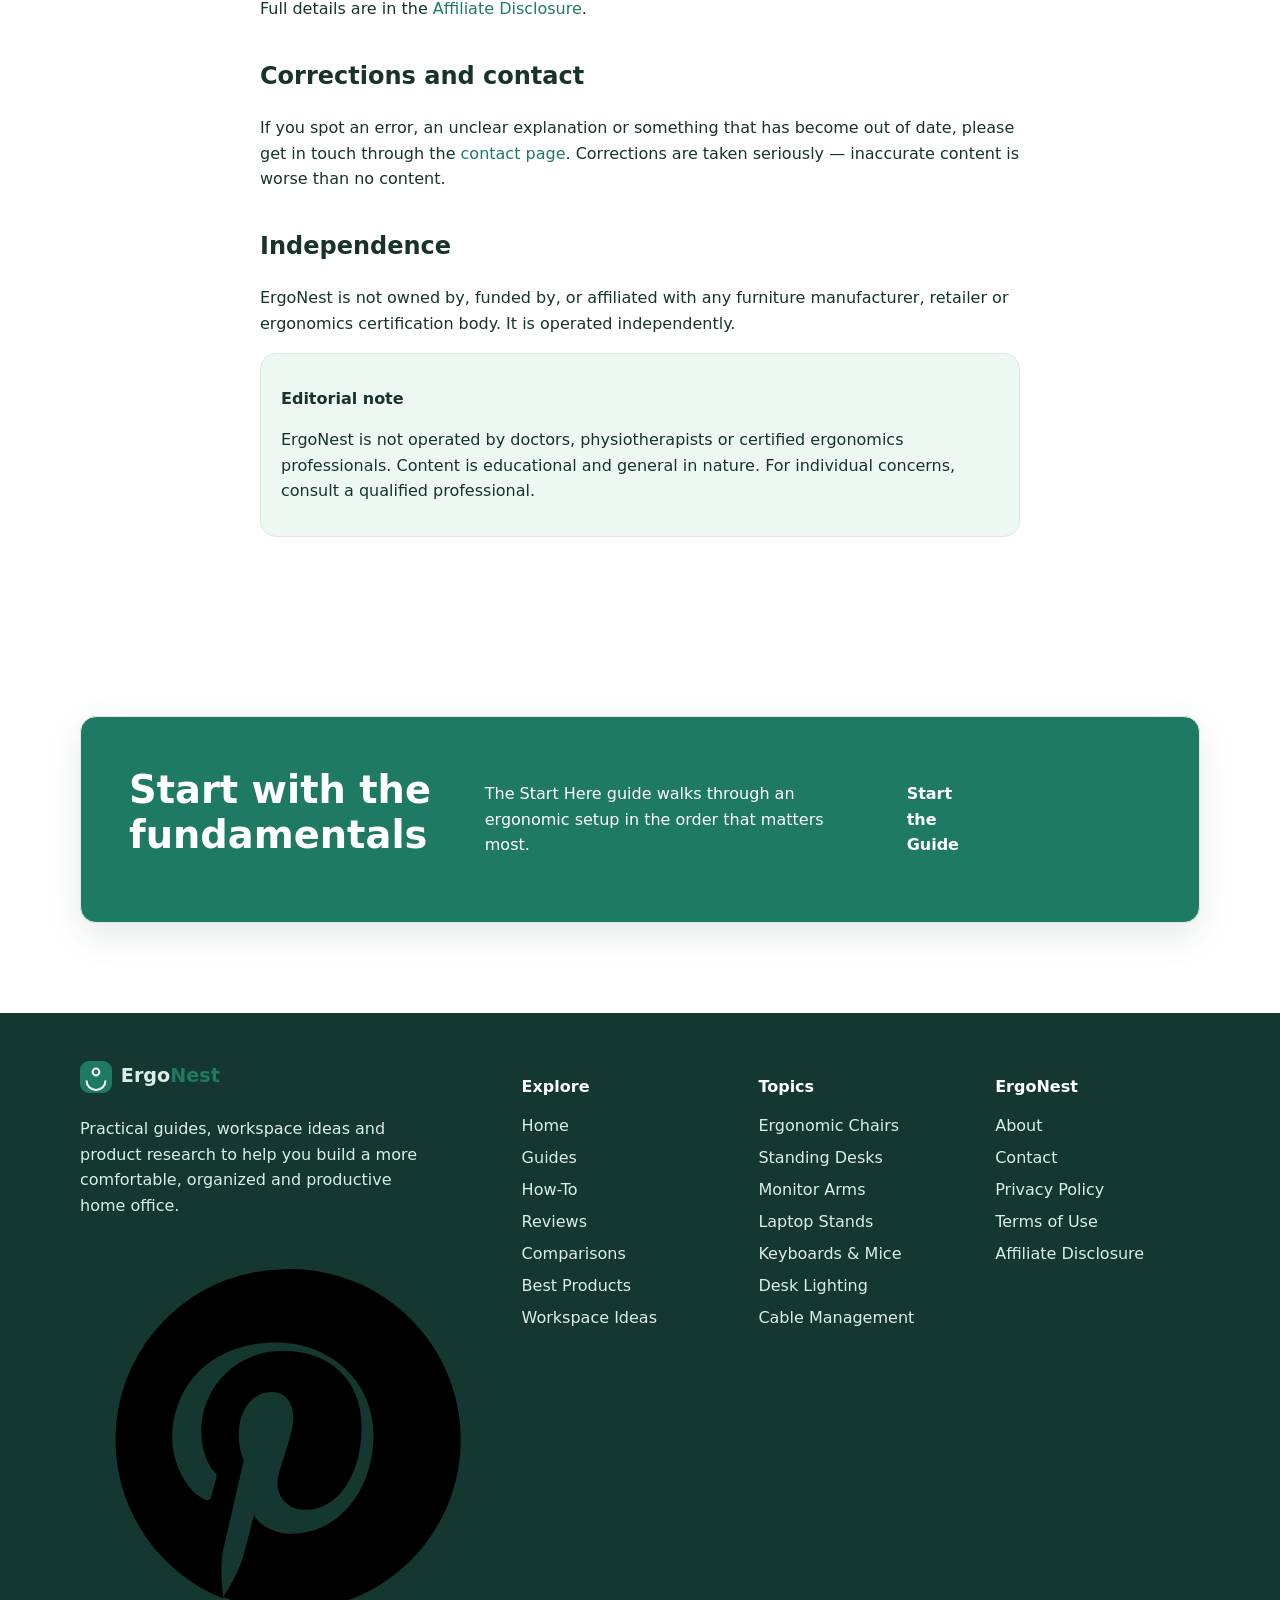
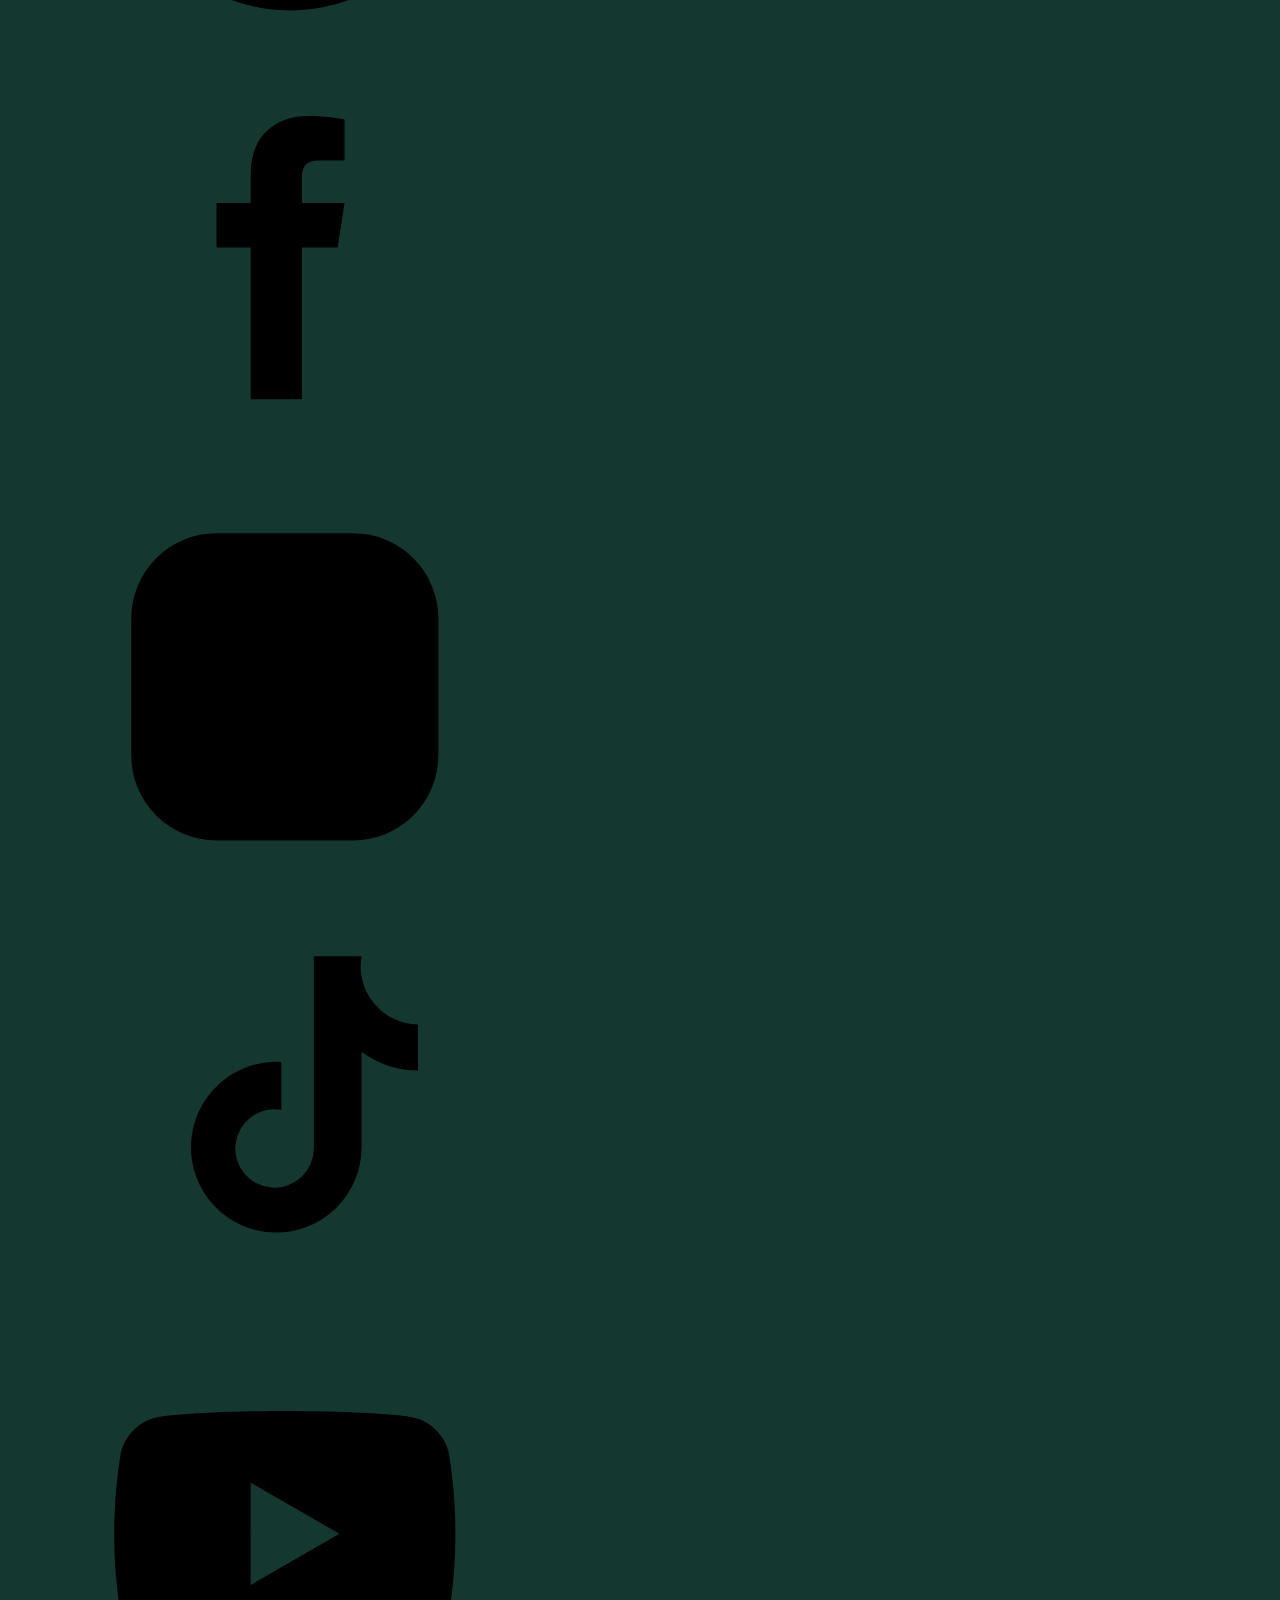
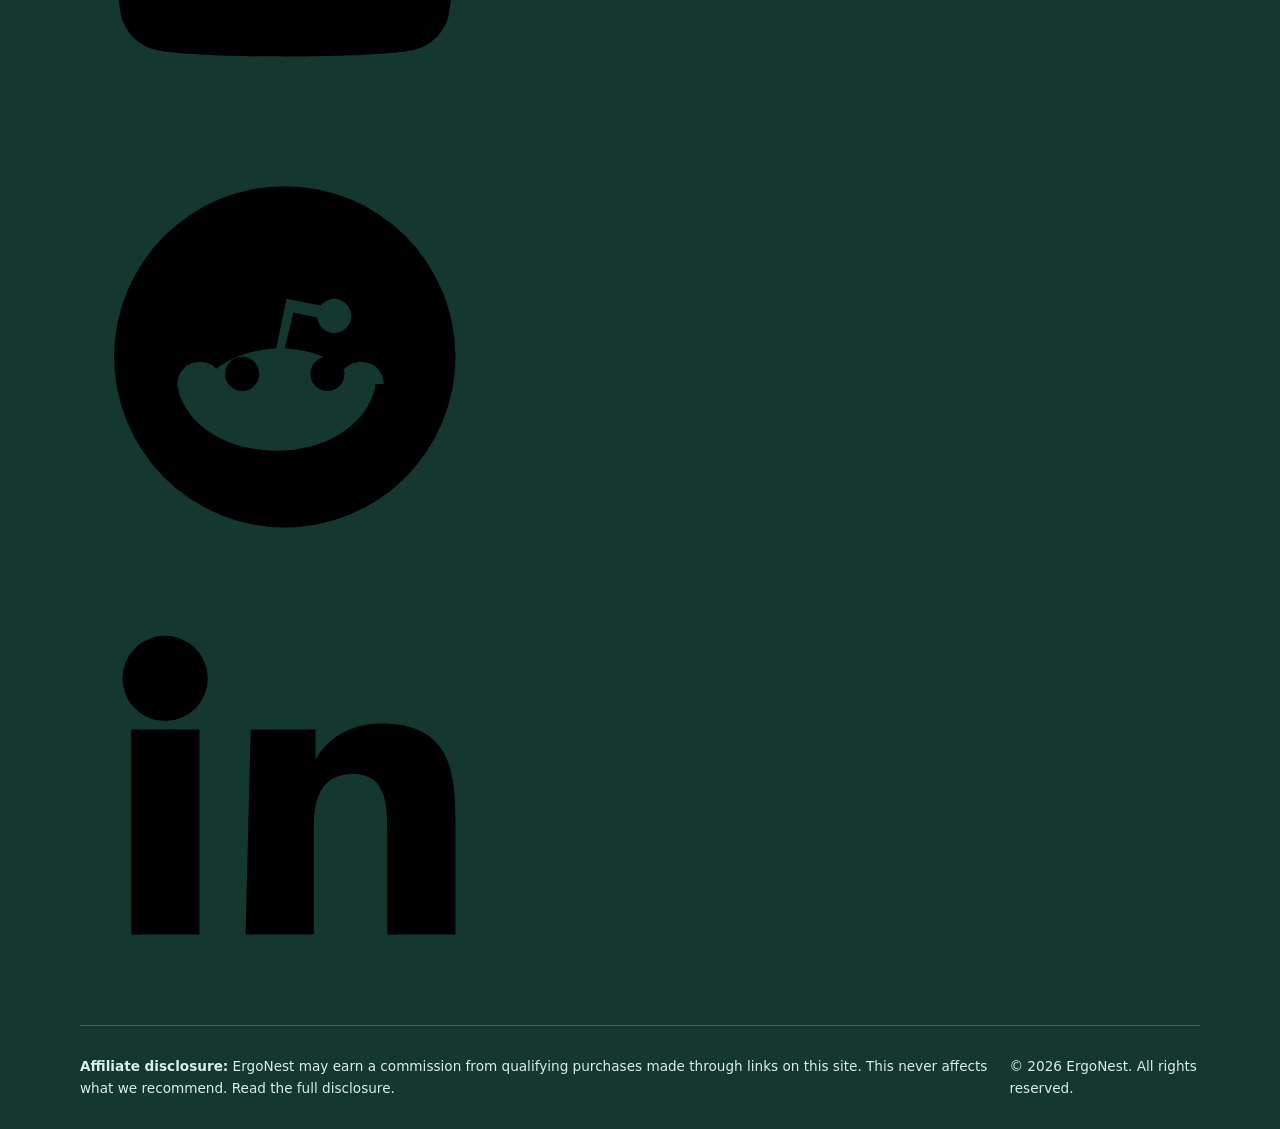
<file: about.html>
<!DOCTYPE html>
<html lang="en">
<head>
<meta charset="utf-8">
<meta name="viewport" content="width=device-width, initial-scale=1">
<meta name="theme-color" content="#1E7A63">

<title>About ErgoNest | Independent Home Office Ergonomics Resource</title>
<meta name="description" content="ErgoNest is an independent educational resource about home office ergonomics and workspace setup. Learn what we publish, how we research, and how we handle affiliate links.">
<link rel="canonical" href="https://YOUR-DOMAIN.example/about.html">

<meta property="og:type" content="website">
<meta property="og:site_name" content="ErgoNest">
<meta property="og:title" content="About ErgoNest | Independent Home Office Ergonomics Resource">
<meta property="og:description" content="ErgoNest is an independent educational resource about home office ergonomics and workspace setup. Learn what we publish, how we research, and how we handle affiliate links.">
<meta property="og:url" content="https://YOUR-DOMAIN.example/about.html">
<meta property="og:image" content="https://YOUR-DOMAIN.example/assets/img/og-default.svg">
<meta name="twitter:card" content="summary_large_image">

<link rel="icon" href="data:image/svg+xml,%3Csvg xmlns='http://www.w3.org/2000/svg' viewBox='0 0 32 32'%3E%3Crect width='32' height='32' rx='8' fill='%231E7A63'/%3E%3Ccircle cx='16' cy='11' r='3.4' fill='%23fff'/%3E%3Cpath d='M6.5 19.5a9.5 9.5 0 0 0 19 0' fill='none' stroke='%23fff' stroke-width='2.6' stroke-linecap='round'/%3E%3C/svg%3E">
<link rel="stylesheet" href="assets/css/style.css">
<script type="application/ld+json">
{
  "@context": "https://schema.org",
  "@type": "AboutPage",
  "name": "About ErgoNest",
  "url": "https://YOUR-DOMAIN.example/about.html",
  "isPartOf": { "@id": "https://YOUR-DOMAIN.example/#website" },
  "breadcrumb": {
    "@type": "BreadcrumbList",
    "itemListElement": [
      { "@type": "ListItem", "position": 1, "name": "Home", "item": "https://YOUR-DOMAIN.example/" },
      { "@type": "ListItem", "position": 2, "name": "About", "item": "https://YOUR-DOMAIN.example/about.html" }
    ]
  }
}
</script>
</head>

<body>
<a class="skip-link" href="#main">Skip to main content</a>

<header class="site-header" id="top">
  <div class="container header__inner">
    <a class="brand" href="index.html" aria-label="ErgoNest — home">
      <svg class="brand__mark" viewBox="0 0 32 32" aria-hidden="true" focusable="false">
        <rect class="brand__mark-bg" width="32" height="32" rx="9"/>
        <circle class="brand__mark-fg" cx="16" cy="11" r="3.4"/>
        <path class="brand__mark-line" d="M6.5 19.5a9.5 9.5 0 0 0 19 0"/>
      </svg>
      <span class="brand__name">Ergo<em>Nest</em></span>
    </a>

    <nav class="nav" id="primary-nav" aria-label="Primary">
      <ul class="nav__list">
        <li><a href="index.html">Home</a></li>
        <li><a href="guides.html">Guides</a></li>
        <li><a href="how-to.html">How-To</a></li>
        <li><a href="reviews.html">Reviews</a></li>
        <li><a href="comparisons.html">Comparisons</a></li>
        <li><a href="best-products.html">Best Products</a></li>
        <li><a href="workspace-ideas.html">Workspace Ideas</a></li>
        <li><a href="about.html" aria-current="page">About</a></li>
      </ul>
    </nav>

    <div class="header__actions">
      <button class="icon-btn" type="button" data-search-toggle aria-label="Open search" aria-expanded="false" aria-controls="site-search">
        <svg viewBox="0 0 24 24" aria-hidden="true" focusable="false"><circle cx="11" cy="11" r="7"/><path d="M20 20l-3.6-3.6"/></svg>
      </button>
      <button class="icon-btn nav-toggle" type="button" data-nav-toggle aria-label="Open menu" aria-expanded="false" aria-controls="primary-nav">
        <span class="nav-toggle__bars" aria-hidden="true"><i></i><i></i><i></i></span>
      </button>
    </div>
  </div>
</header>

<div class="search-overlay" id="site-search" hidden>
  <div class="search-overlay__panel" role="dialog" aria-modal="true" aria-label="Search ErgoNest">
    <form class="search-form" action="/search" method="get" role="search">
      <label class="sr-only" for="q">Search ErgoNest</label>
      <svg class="search-form__icon" viewBox="0 0 24 24" aria-hidden="true"><circle cx="11" cy="11" r="7"/><path d="M20 20l-3.6-3.6"/></svg>
      <input id="q" name="q" type="search" placeholder="Search guides, reviews, workspace ideas…" autocomplete="off">
      <button class="btn btn--primary btn--sm" type="submit">Search</button>
    </form>
    <p class="search-overlay__hint">Popular: <a href="how-to.html">monitor height</a>, <a href="guides.html">desk setup</a>, <a href="best-products.html">ergonomic chairs</a></p>
    <button class="search-overlay__close icon-btn" type="button" data-search-close aria-label="Close search">
      <svg viewBox="0 0 24 24" aria-hidden="true"><path d="M6 6l12 12M18 6L6 18"/></svg>
    </button>
  </div>
</div>

<main id="main">
<section class="page-hero">
    <div class="container">
      <nav aria-label="Breadcrumb">
        <ol class="breadcrumbs">
          <li><a href="index.html">Home</a></li>
          <li aria-current="page">About</li>
        </ol>
      </nav>
      <div class="page-hero__inner">
        <p class="eyebrow">About</p>
        <h1>About ErgoNest</h1>
        <p class="page-hero__lead">ErgoNest exists to help people build more comfortable, practical and organized workspaces — using clear explanations, honest research, and no exaggerated claims.</p>
      </div>
    </div>
  </section>

  <section class="section">
    <div class="container container--narrow">
      <div class="prose">

        <h2>What this site is</h2>
        <p>ErgoNest is an independent informational website about home office ergonomics and workspace setup. It publishes guides, how-to tutorials, comparisons, product research and workspace layout ideas.</p>
        <p>It is designed for anyone who spends significant time at a desk — remote workers, freelancers, students, programmers, designers, creators and anyone setting up a home office for the first time.</p>

        <h2>What this site is not</h2>
        <ul>
          <li>It is not a medical website, and nothing here is medical advice.</li>
          <li>It is not a furniture manufacturer or a retailer.</li>
          <li>It is not a review site that claims first-hand testing of products it has not handled.</li>
          <li>It is not a place for exaggerated promises about pain relief or productivity.</li>
        </ul>

        <h2>How we approach content</h2>
        <p>Every article is written to answer a specific question a real person has when setting up or adjusting a workspace. In practice that means:</p>

        <ul class="checklist">
          <li><svg viewBox="0 0 24 24" aria-hidden="true"><path d="M20 6L9 17l-5-5"/></svg><span><strong>Principles before products.</strong> Explain why a position or measurement matters before suggesting anything you can buy.</span></li>
          <li><svg viewBox="0 0 24 24" aria-hidden="true"><path d="M20 6L9 17l-5-5"/></svg><span><strong>Practical over theoretical.</strong> Start from what someone can actually adjust in a real room, on a real budget.</span></li>
          <li><svg viewBox="0 0 24 24" aria-hidden="true"><path d="M20 6L9 17l-5-5"/></svg><span><strong>Honest about limits.</strong> Where a claim needs sourcing, it gets sourced. Where something is uncertain, we say so.</span></li>
          <li><svg viewBox="0 0 24 24" aria-hidden="true"><path d="M20 6L9 17l-5-5"/></svg><span><strong>No invented data.</strong> No fabricated statistics, specifications, prices or testimonials.</span></li>
        </ul>

        <h2>How we handle product recommendations</h2>
        <p>Some pages on ErgoNest include affiliate links. If you buy something through one of those links, ErgoNest may earn a commission at no additional cost to you.</p>

        <div class="callout">
          <p class="callout__title">What this means in practice</p>
          <p>Affiliate links never determine what gets recommended. The recommendation comes first; the link is simply how it is delivered. Where a product has not been handled first-hand, the article says so. Where specifications come from a manufacturer, the article says so.</p>
        </div>

        <p>Full details are in the <a href="affiliate-disclosure.html">Affiliate Disclosure</a>.</p>

        <h2>Corrections and contact</h2>
        <p>If you spot an error, an unclear explanation or something that has become out of date, please get in touch through the <a href="contact.html">contact page</a>. Corrections are taken seriously — inaccurate content is worse than no content.</p>

        <h2>Independence</h2>
        <p>ErgoNest is not owned by, funded by, or affiliated with any furniture manufacturer, retailer or ergonomics certification body. It is operated independently.</p>

        <div class="callout callout--note">
          <p class="callout__title">Editorial note</p>
          <p>ErgoNest is not operated by doctors, physiotherapists or certified ergonomics professionals. Content is educational and general in nature. For individual concerns, consult a qualified professional.</p>
        </div>

      </div>
    </div>
  </section>
<section class="section">
    <div class="container">
      <div class="cta-box">
        <h2>Start with the fundamentals</h2>
        <p>The Start Here guide walks through an ergonomic setup in the order that matters most.</p>
        <a class="btn btn--primary" href="article.html">Start the Guide</a> <a class="btn btn--ghost" href="contact.html">Contact ErgoNest</a>
      </div>
    </div>
  </section>
</main>

<footer class="site-footer">
  <div class="container footer__top">
    <div class="footer__brand">
      <a class="brand brand--footer" href="index.html" aria-label="ErgoNest — home">
        <svg class="brand__mark" viewBox="0 0 32 32" aria-hidden="true" focusable="false">
        <rect class="brand__mark-bg" width="32" height="32" rx="9"/>
        <circle class="brand__mark-fg" cx="16" cy="11" r="3.4"/>
        <path class="brand__mark-line" d="M6.5 19.5a9.5 9.5 0 0 0 19 0"/>
      </svg>
        <span class="brand__name">Ergo<em>Nest</em></span>
      </a>
      <p class="footer__desc">Practical guides, workspace ideas and product research to help you build a more comfortable, organized and productive home office.</p>
      <ul class="social" aria-label="ErgoNest on social media">
        <li><a href="#" aria-label="Pinterest"><svg viewBox="0 0 24 24" aria-hidden="true"><path d="M12 2a10 10 0 0 0-3.6 19.3c-.1-.8-.2-2 0-2.9l1.2-5.2s-.3-.6-.3-1.5c0-1.4.8-2.5 1.9-2.5.9 0 1.3.7 1.3 1.5 0 .9-.6 2.3-.9 3.5-.2 1 .5 1.9 1.6 1.9 1.9 0 3.3-2 3.3-4.9 0-2.6-1.8-4.4-4.5-4.4a4.7 4.7 0 0 0-4.9 4.7c0 .9.3 1.9.8 2.4a.3.3 0 0 1 .1.3l-.3 1.1c0 .2-.2.3-.4.2-1.1-.5-1.9-2.2-1.9-3.6 0-2.9 2.1-5.6 6.1-5.6 3.2 0 5.7 2.3 5.7 5.4 0 3.2-2 5.8-4.8 5.8-1 0-1.9-.5-2.2-1.1l-.6 2.3c-.2.8-.8 1.9-1.2 2.5A10 10 0 1 0 12 2z"/></svg></a></li>
        <li><a href="#" aria-label="Facebook"><svg viewBox="0 0 24 24" aria-hidden="true"><path d="M13 8.5V7c0-.7.3-1 1-1h1.5V3.6c-.5-.1-1.3-.2-2.1-.2-2 0-3.4 1.2-3.4 3.4v1.7H8v2.6h2V20h3v-8.9h2.1l.4-2.6H13z"/></svg></a></li>
        <li><a href="#" aria-label="Instagram"><svg viewBox="0 0 24 24" aria-hidden="true"><rect class="icon-stroke" x="3" y="3" width="18" height="18" rx="5"/><circle class="icon-stroke" cx="12" cy="12" r="4"/><circle cx="17.2" cy="6.8" r="1.3"/></svg></a></li>
        <li><a href="#" aria-label="TikTok"><svg viewBox="0 0 24 24" aria-hidden="true"><path d="M16.5 3h-2.8v11.3a2.3 2.3 0 1 1-1.9-2.3V9.2a5 5 0 1 0 4.7 5V8.6a5.6 5.6 0 0 0 3.3 1.1V7a3.4 3.4 0 0 1-3.3-4z"/></svg></a></li>
        <li><a href="#" aria-label="YouTube"><svg viewBox="0 0 24 24" aria-hidden="true"><path d="M21.6 7.2a2.8 2.8 0 0 0-2-2C17.9 4.8 12 4.8 12 4.8s-5.9 0-7.6.4a2.8 2.8 0 0 0-2 2A29 29 0 0 0 2 12a29 29 0 0 0 .4 4.8 2.8 2.8 0 0 0 2 2c1.7.4 7.6.4 7.6.4s5.9 0 7.6-.4a2.8 2.8 0 0 0 2-2A29 29 0 0 0 22 12a29 29 0 0 0-.4-4.8zM10 15V9l5.2 3z"/></svg></a></li>
        <li><a href="#" aria-label="Reddit"><svg viewBox="0 0 24 24" aria-hidden="true"><path d="M12 2a10 10 0 1 0 0 20 10 10 0 0 0 0-20zm5.3 11.6c0 .2 0 .3-.1.5-.6 2-2.9 3.4-5.7 3.4s-5.1-1.4-5.7-3.4c0-.2-.1-.3-.1-.5a1.3 1.3 0 0 1 1.3-1.3c.4 0 .7.1 1 .4.9-.7 2.1-1.1 3.5-1.2l.6-2.9 2 .4a1 1 0 1 1-.2.7l-1.4-.3-.5 2.1c1.4.1 2.6.5 3.5 1.2.3-.3.6-.4 1-.4a1.3 1.3 0 0 1 1.3 1.3zM9.5 12a1 1 0 1 0 0 2 1 1 0 0 0 0-2zm5 0a1 1 0 1 0 0 2 1 1 0 0 0 0-2z"/></svg></a></li>
        <li><a href="#" aria-label="LinkedIn"><svg viewBox="0 0 24 24" aria-hidden="true"><path d="M4.98 3.5A2.5 2.5 0 1 0 5 8.5a2.5 2.5 0 0 0-.02-5zM3 9h4v12H3zM10 9h3.8v1.7h.05c.53-1 1.83-2.05 3.77-2.05C21.4 8.65 22 11 22 14.1V21h-4v-6.1c0-1.45-.03-3.3-2-3.3s-2.3 1.57-2.3 3.2V21h-4z"/></svg></a></li>
      </ul>
    </div>

    <nav class="footer__col" aria-labelledby="footer-explore">
      <h2 id="footer-explore" class="footer__title">Explore</h2>
      <ul>
        <li><a href="index.html">Home</a></li>
        <li><a href="guides.html">Guides</a></li>
        <li><a href="how-to.html">How-To</a></li>
        <li><a href="reviews.html">Reviews</a></li>
        <li><a href="comparisons.html">Comparisons</a></li>
        <li><a href="best-products.html">Best Products</a></li>
        <li><a href="workspace-ideas.html">Workspace Ideas</a></li>
      </ul>
    </nav>

    <nav class="footer__col" aria-labelledby="footer-topics">
      <h2 id="footer-topics" class="footer__title">Topics</h2>
      <ul>
        <li><a href="guides.html">Ergonomic Chairs</a></li>
        <li><a href="guides.html">Standing Desks</a></li>
        <li><a href="guides.html">Monitor Arms</a></li>
        <li><a href="guides.html">Laptop Stands</a></li>
        <li><a href="guides.html">Keyboards &amp; Mice</a></li>
        <li><a href="guides.html">Desk Lighting</a></li>
        <li><a href="guides.html">Cable Management</a></li>
      </ul>
    </nav>

    <nav class="footer__col" aria-labelledby="footer-company">
      <h2 id="footer-company" class="footer__title">ErgoNest</h2>
      <ul>
        <li><a href="about.html">About</a></li>
        <li><a href="contact.html">Contact</a></li>
        <li><a href="privacy-policy.html">Privacy Policy</a></li>
        <li><a href="terms.html">Terms of Use</a></li>
        <li><a href="affiliate-disclosure.html">Affiliate Disclosure</a></li>
      </ul>
    </nav>
  </div>

  <div class="container footer__bottom">
    <p class="footer__disclosure"><strong>Affiliate disclosure:</strong> ErgoNest may earn a commission from qualifying purchases made through links on this site. This never affects what we recommend. <a href="affiliate-disclosure.html">Read the full disclosure</a>.</p>
    <p class="footer__copy">© <span data-year>2026</span> ErgoNest. All rights reserved.</p>
  </div>
</footer>

<script src="assets/js/main.js" defer></script>
</body>
</html>
</file>
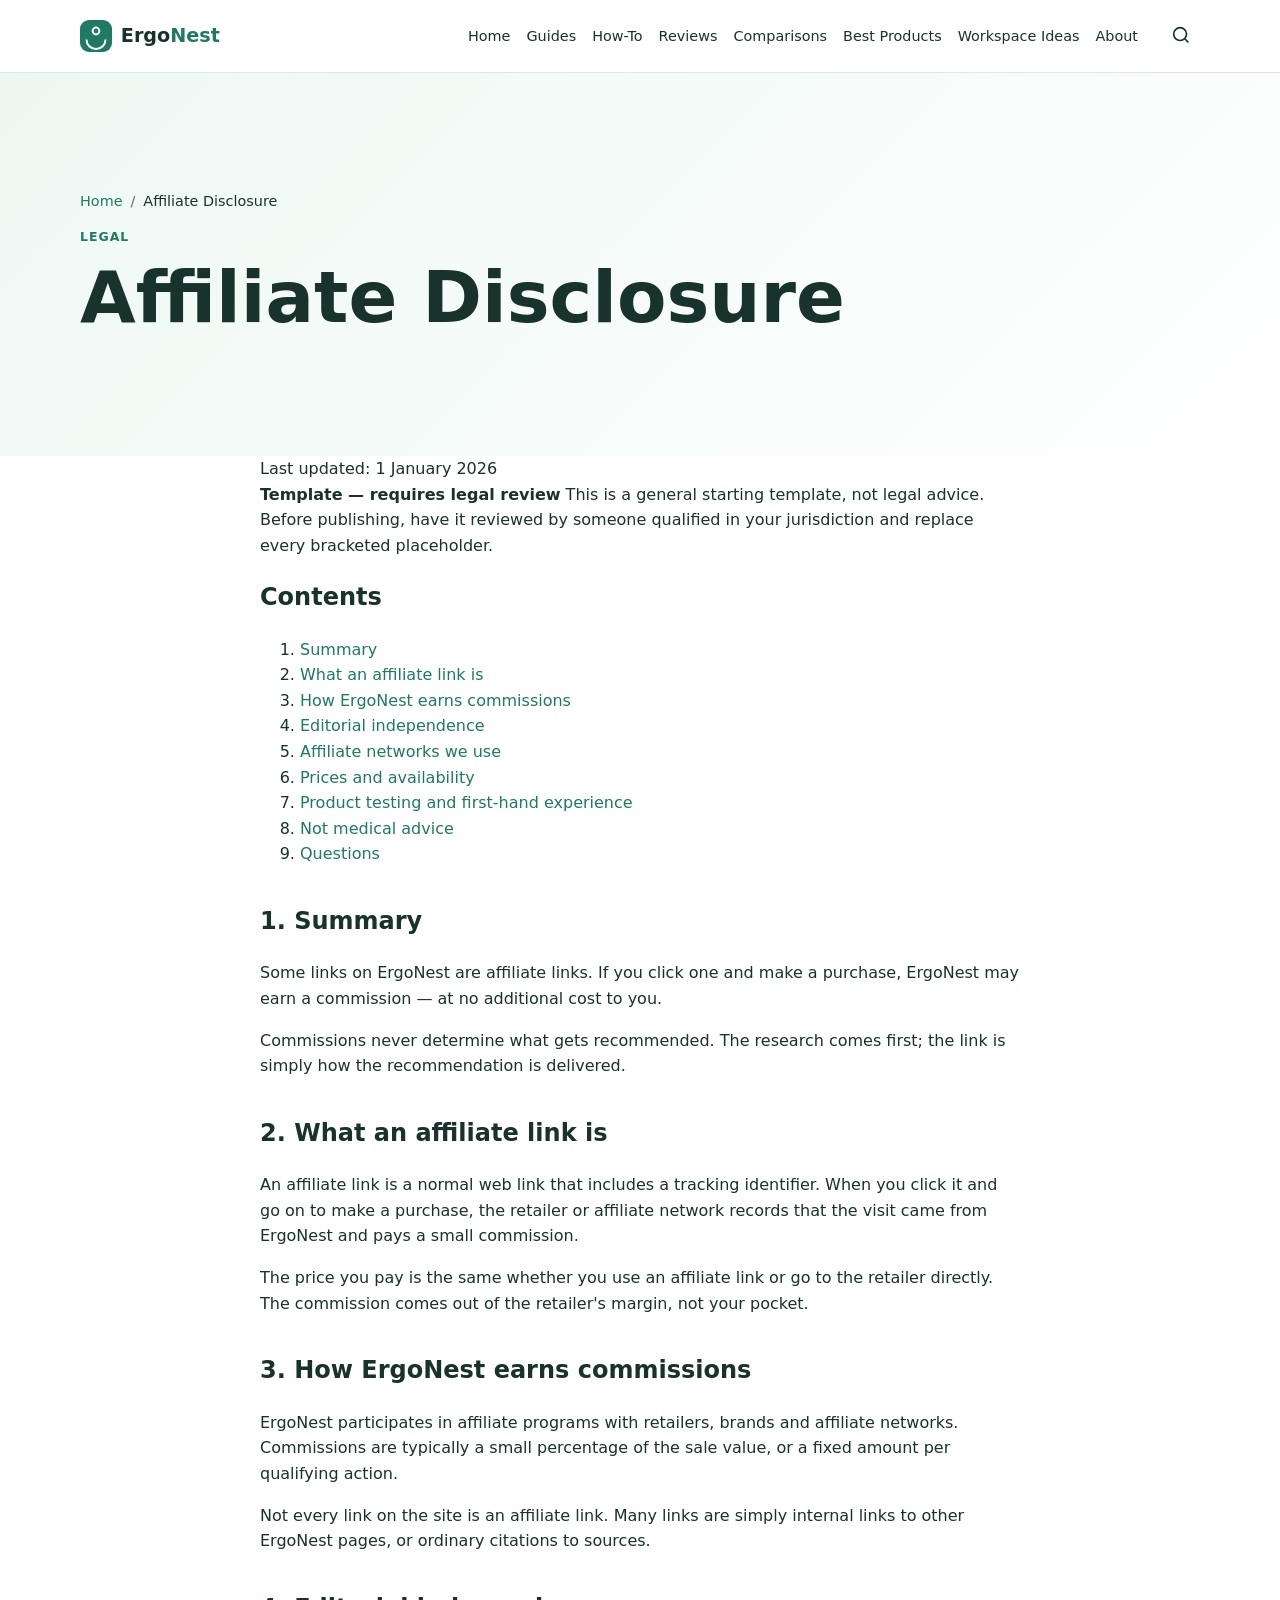
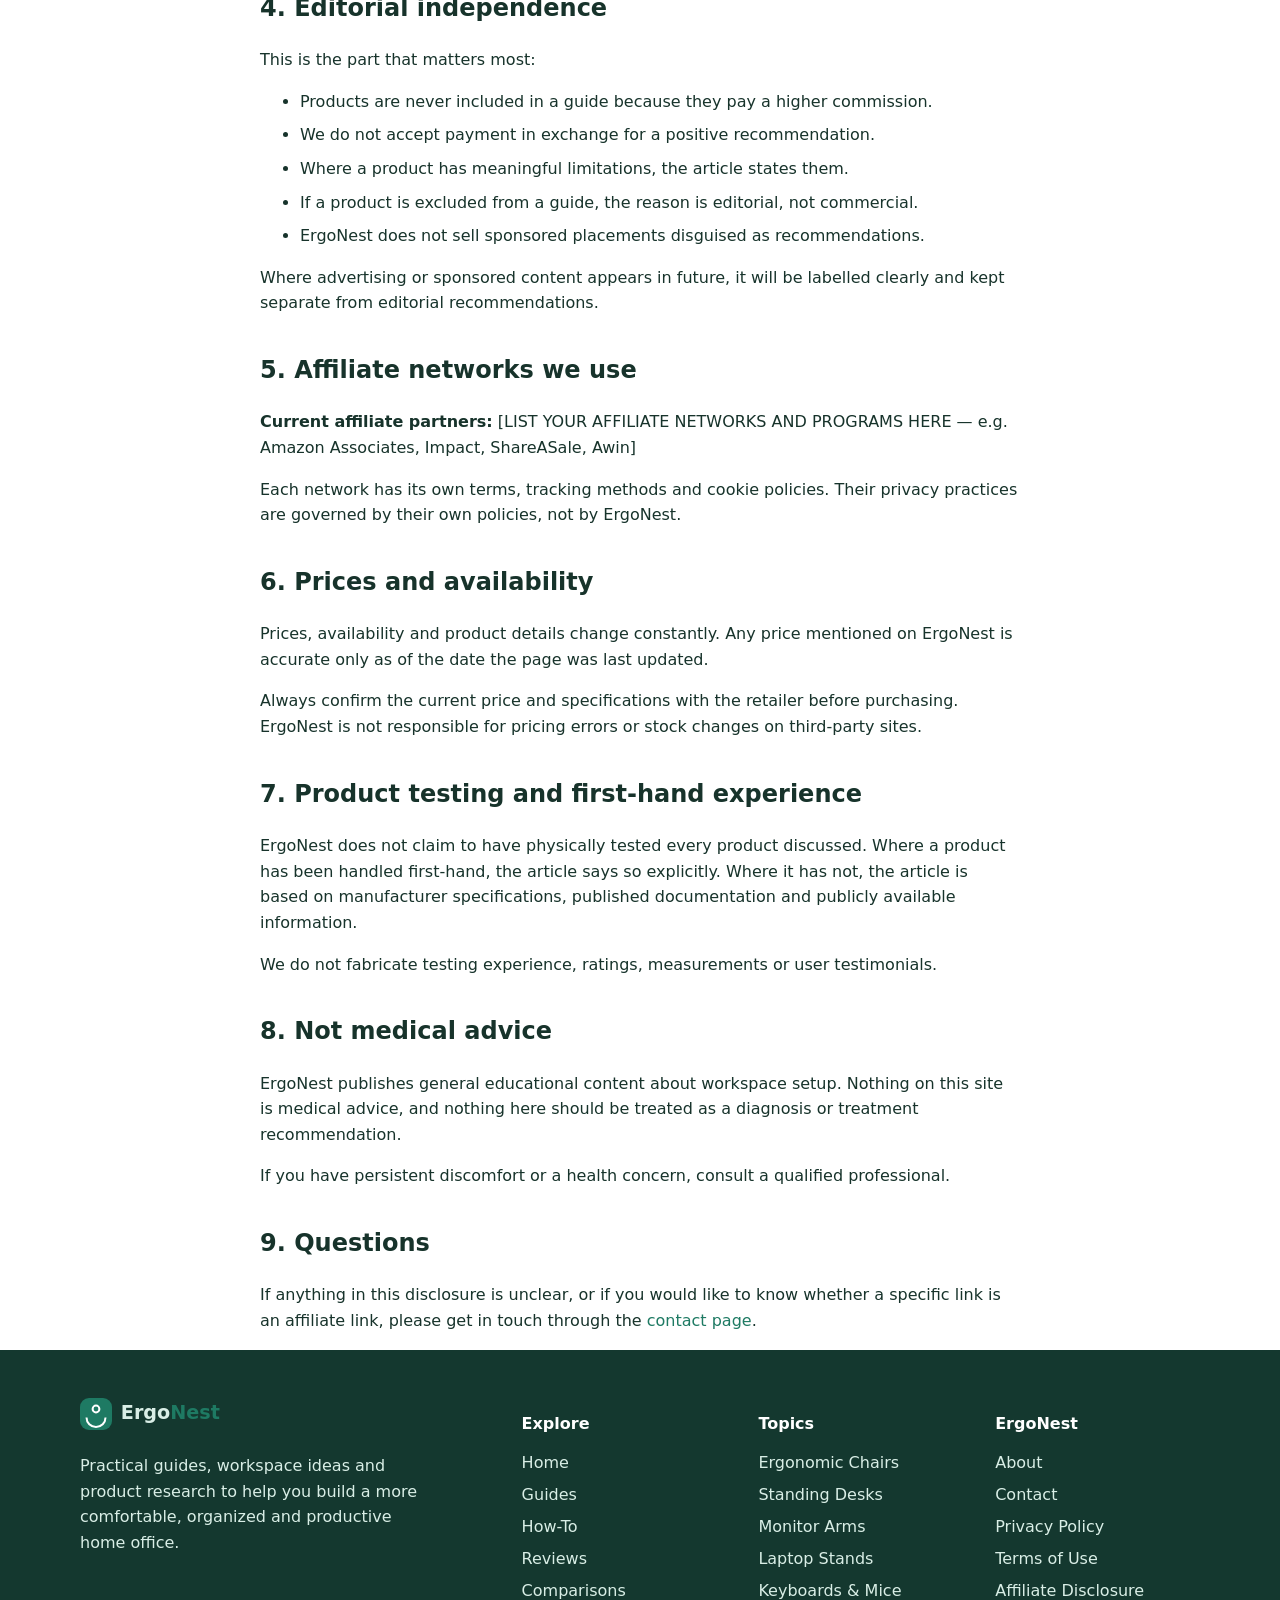
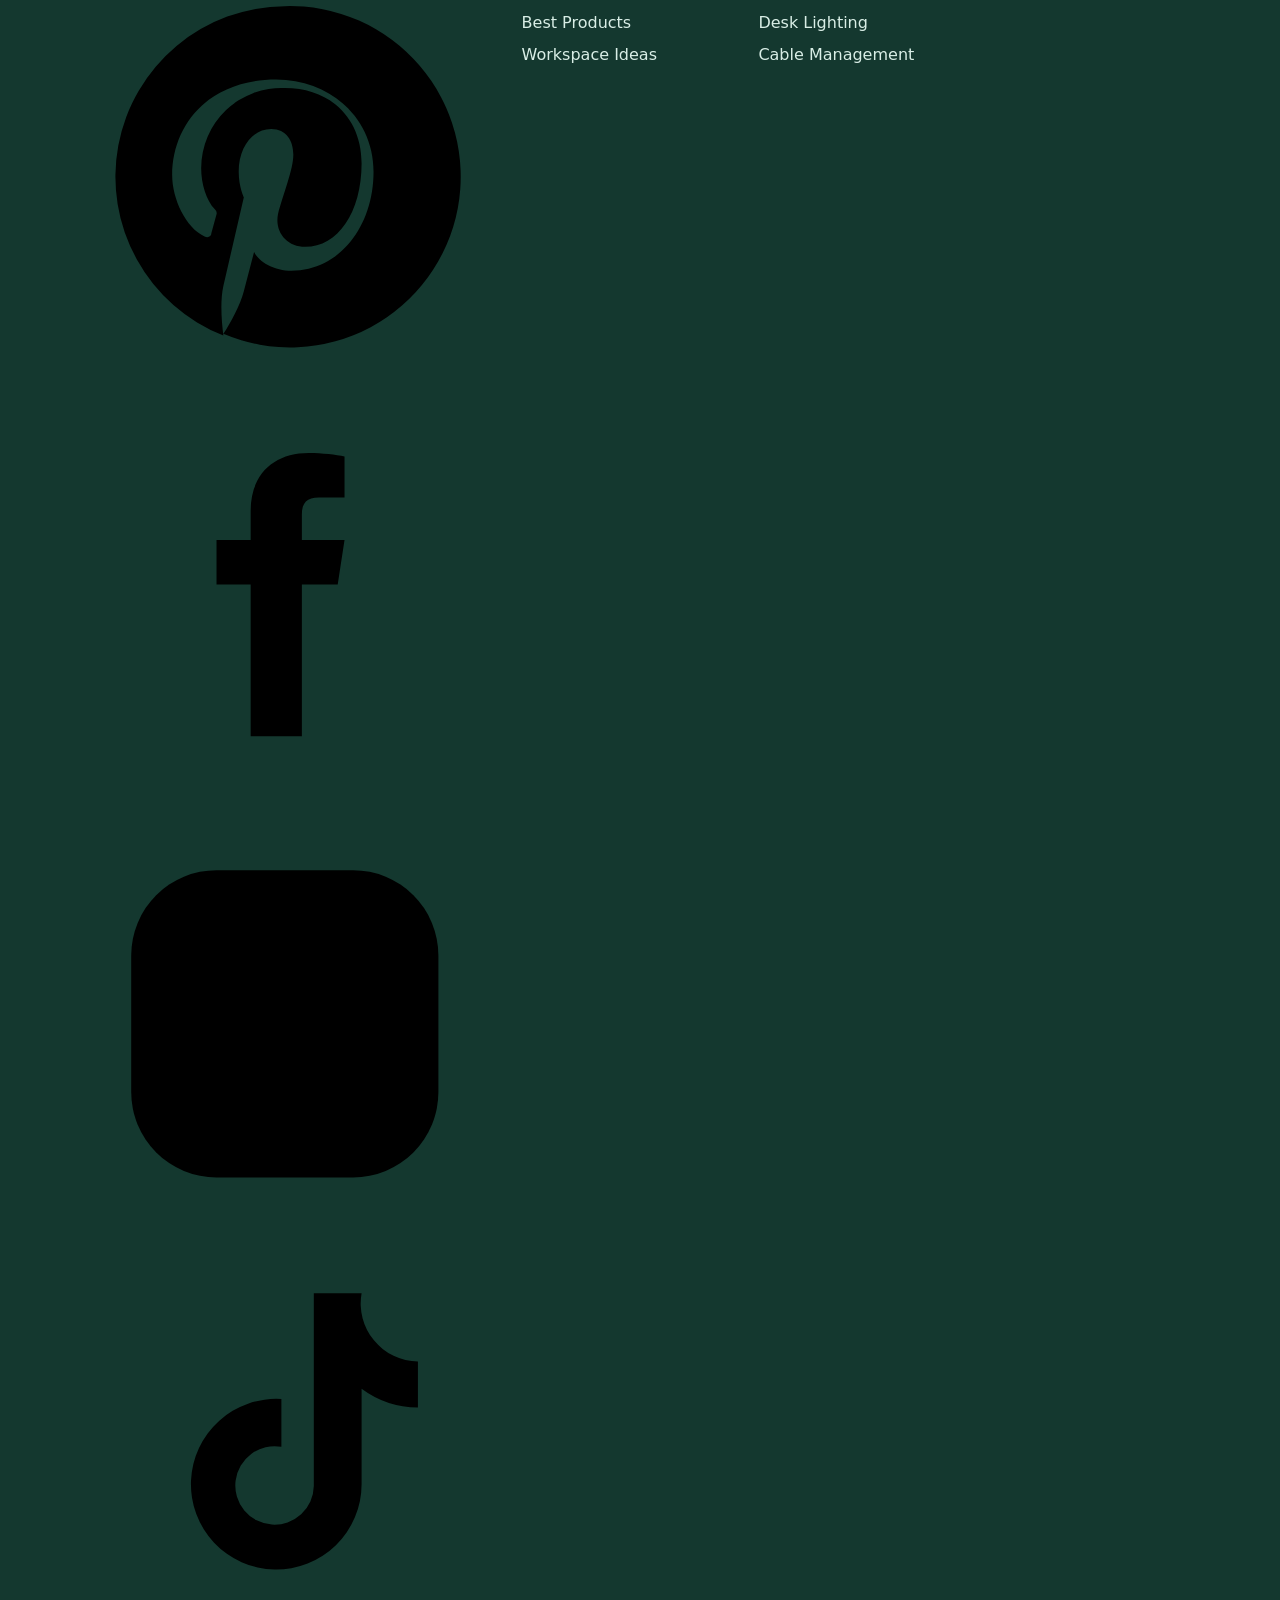
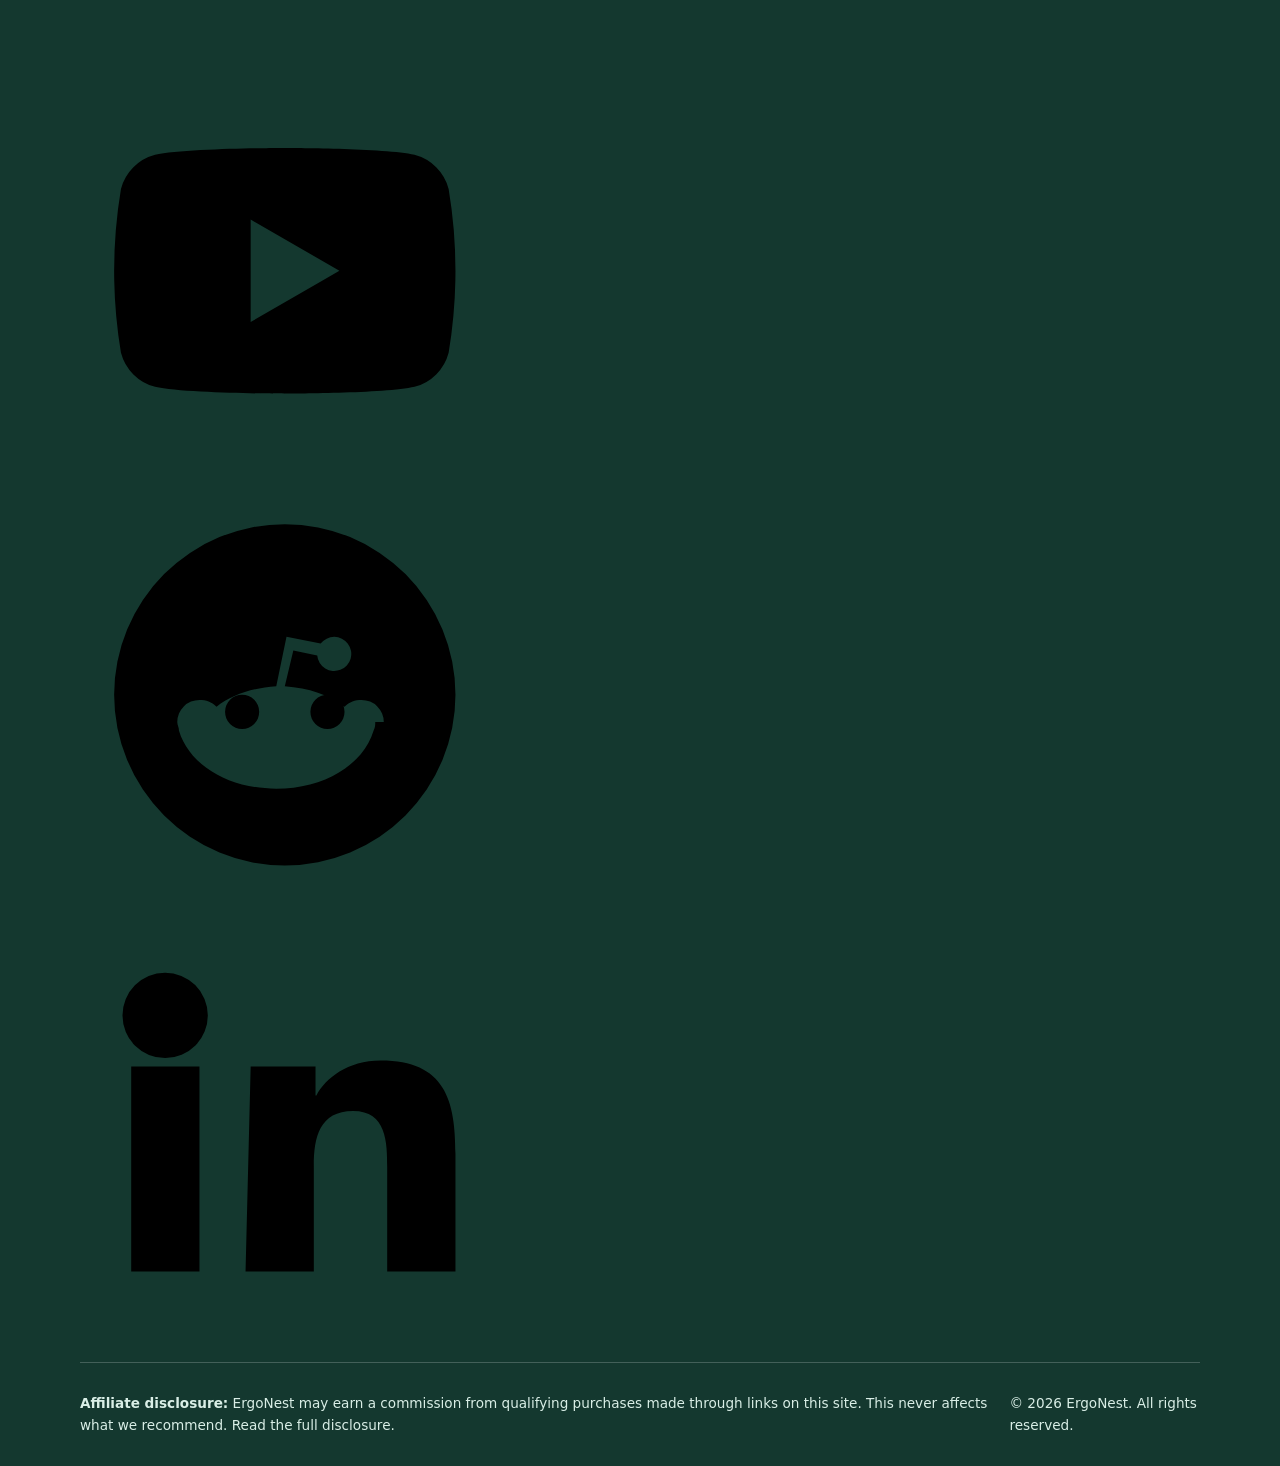
<file: affiliate-disclosure.html>
<!DOCTYPE html>
<html lang="en">
<head>
<meta charset="utf-8">
<meta name="viewport" content="width=device-width, initial-scale=1">
<meta name="theme-color" content="#1E7A63">

<title>Affiliate Disclosure | ErgoNest</title>
<meta name="description" content="How ErgoNest uses affiliate links, how commissions work, and how we protect editorial independence.">
<link rel="canonical" href="https://YOUR-DOMAIN.example/affiliate-disclosure.html">
<meta name="robots" content="noindex, follow">

<meta property="og:type" content="website">
<meta property="og:site_name" content="ErgoNest">
<meta property="og:title" content="Affiliate Disclosure | ErgoNest">
<meta property="og:description" content="How ErgoNest uses affiliate links, how commissions work, and how we protect editorial independence.">
<meta property="og:url" content="https://YOUR-DOMAIN.example/affiliate-disclosure.html">
<meta property="og:image" content="https://YOUR-DOMAIN.example/assets/img/og-default.svg">
<meta name="twitter:card" content="summary_large_image">

<link rel="icon" href="data:image/svg+xml,%3Csvg xmlns='http://www.w3.org/2000/svg' viewBox='0 0 32 32'%3E%3Crect width='32' height='32' rx='8' fill='%231E7A63'/%3E%3Ccircle cx='16' cy='11' r='3.4' fill='%23fff'/%3E%3Cpath d='M6.5 19.5a9.5 9.5 0 0 0 19 0' fill='none' stroke='%23fff' stroke-width='2.6' stroke-linecap='round'/%3E%3C/svg%3E">
<link rel="stylesheet" href="assets/css/style.css">

</head>

<body>
<a class="skip-link" href="#main">Skip to main content</a>

<header class="site-header" id="top">
  <div class="container header__inner">
    <a class="brand" href="index.html" aria-label="ErgoNest — home">
      <svg class="brand__mark" viewBox="0 0 32 32" aria-hidden="true" focusable="false">
        <rect class="brand__mark-bg" width="32" height="32" rx="9"/>
        <circle class="brand__mark-fg" cx="16" cy="11" r="3.4"/>
        <path class="brand__mark-line" d="M6.5 19.5a9.5 9.5 0 0 0 19 0"/>
      </svg>
      <span class="brand__name">Ergo<em>Nest</em></span>
    </a>

    <nav class="nav" id="primary-nav" aria-label="Primary">
      <ul class="nav__list">
        <li><a href="index.html">Home</a></li>
        <li><a href="guides.html">Guides</a></li>
        <li><a href="how-to.html">How-To</a></li>
        <li><a href="reviews.html">Reviews</a></li>
        <li><a href="comparisons.html">Comparisons</a></li>
        <li><a href="best-products.html">Best Products</a></li>
        <li><a href="workspace-ideas.html">Workspace Ideas</a></li>
        <li><a href="about.html">About</a></li>
      </ul>
    </nav>

    <div class="header__actions">
      <button class="icon-btn" type="button" data-search-toggle aria-label="Open search" aria-expanded="false" aria-controls="site-search">
        <svg viewBox="0 0 24 24" aria-hidden="true" focusable="false"><circle cx="11" cy="11" r="7"/><path d="M20 20l-3.6-3.6"/></svg>
      </button>
      <button class="icon-btn nav-toggle" type="button" data-nav-toggle aria-label="Open menu" aria-expanded="false" aria-controls="primary-nav">
        <span class="nav-toggle__bars" aria-hidden="true"><i></i><i></i><i></i></span>
      </button>
    </div>
  </div>
</header>

<div class="search-overlay" id="site-search" hidden>
  <div class="search-overlay__panel" role="dialog" aria-modal="true" aria-label="Search ErgoNest">
    <form class="search-form" action="/search" method="get" role="search">
      <label class="sr-only" for="q">Search ErgoNest</label>
      <svg class="search-form__icon" viewBox="0 0 24 24" aria-hidden="true"><circle cx="11" cy="11" r="7"/><path d="M20 20l-3.6-3.6"/></svg>
      <input id="q" name="q" type="search" placeholder="Search guides, reviews, workspace ideas…" autocomplete="off">
      <button class="btn btn--primary btn--sm" type="submit">Search</button>
    </form>
    <p class="search-overlay__hint">Popular: <a href="how-to.html">monitor height</a>, <a href="guides.html">desk setup</a>, <a href="best-products.html">ergonomic chairs</a></p>
    <button class="search-overlay__close icon-btn" type="button" data-search-close aria-label="Close search">
      <svg viewBox="0 0 24 24" aria-hidden="true"><path d="M6 6l12 12M18 6L6 18"/></svg>
    </button>
  </div>
</div>

<main id="main">
<section class="page-hero">
    <div class="container">
      <nav aria-label="Breadcrumb">
        <ol class="breadcrumbs">
          <li><a href="index.html">Home</a></li>
          <li aria-current="page">Affiliate Disclosure</li>
        </ol>
      </nav>
      <div class="page-hero__inner">
        <p class="eyebrow">Legal</p>
        <h1>Affiliate Disclosure</h1>
        <p class="page-hero__lead"></p>
      </div>
    </div>
  </section>

  <section class="legal">
    <div class="container container--narrow">
      <span class="legal__updated">Last updated: <time datetime="2026-01-01">1 January 2026</time></span>

      <div class="placeholder-note">
        <strong>Template — requires legal review</strong>
        This is a general starting template, not legal advice. Before publishing, have it reviewed by someone qualified in your jurisdiction and replace every bracketed placeholder.
      </div>

      <div class="legal__toc">
        <h2>Contents</h2>
        <ol>
          <li><a href="#summary">Summary</a></li>
          <li><a href="#what-affiliate">What an affiliate link is</a></li>
          <li><a href="#how-earn">How ErgoNest earns commissions</a></li>
          <li><a href="#editorial">Editorial independence</a></li>
          <li><a href="#networks">Affiliate networks we use</a></li>
          <li><a href="#prices">Prices and availability</a></li>
          <li><a href="#testing">Product testing and first-hand experience</a></li>
          <li><a href="#medical">Not medical advice</a></li>
          <li><a href="#questions">Questions</a></li>
        </ol>
      </div>

      <div class="prose">

        <h2 id="summary">1. Summary</h2>
        <p>Some links on ErgoNest are affiliate links. If you click one and make a purchase, ErgoNest may earn a commission — at no additional cost to you.</p>
        <p>Commissions never determine what gets recommended. The research comes first; the link is simply how the recommendation is delivered.</p>

        <h2 id="what-affiliate">2. What an affiliate link is</h2>
        <p>An affiliate link is a normal web link that includes a tracking identifier. When you click it and go on to make a purchase, the retailer or affiliate network records that the visit came from ErgoNest and pays a small commission.</p>
        <p>The price you pay is the same whether you use an affiliate link or go to the retailer directly. The commission comes out of the retailer's margin, not your pocket.</p>

        <h2 id="how-earn">3. How ErgoNest earns commissions</h2>
        <p>ErgoNest participates in affiliate programs with retailers, brands and affiliate networks. Commissions are typically a small percentage of the sale value, or a fixed amount per qualifying action.</p>
        <p>Not every link on the site is an affiliate link. Many links are simply internal links to other ErgoNest pages, or ordinary citations to sources.</p>

        <h2 id="editorial">4. Editorial independence</h2>
        <p>This is the part that matters most:</p>
        <ul>
          <li>Products are never included in a guide because they pay a higher commission.</li>
          <li>We do not accept payment in exchange for a positive recommendation.</li>
          <li>Where a product has meaningful limitations, the article states them.</li>
          <li>If a product is excluded from a guide, the reason is editorial, not commercial.</li>
          <li>ErgoNest does not sell sponsored placements disguised as recommendations.</li>
        </ul>
        <p>Where advertising or sponsored content appears in future, it will be labelled clearly and kept separate from editorial recommendations.</p>

        <h2 id="networks">5. Affiliate networks we use</h2>
        <p><strong>Current affiliate partners:</strong> [LIST YOUR AFFILIATE NETWORKS AND PROGRAMS HERE — e.g. Amazon Associates, Impact, ShareASale, Awin]</p>
        <p>Each network has its own terms, tracking methods and cookie policies. Their privacy practices are governed by their own policies, not by ErgoNest.</p>

        <h2 id="prices">6. Prices and availability</h2>
        <p>Prices, availability and product details change constantly. Any price mentioned on ErgoNest is accurate only as of the date the page was last updated.</p>
        <p>Always confirm the current price and specifications with the retailer before purchasing. ErgoNest is not responsible for pricing errors or stock changes on third-party sites.</p>

        <h2 id="testing">7. Product testing and first-hand experience</h2>
        <p>ErgoNest does not claim to have physically tested every product discussed. Where a product has been handled first-hand, the article says so explicitly. Where it has not, the article is based on manufacturer specifications, published documentation and publicly available information.</p>
        <p>We do not fabricate testing experience, ratings, measurements or user testimonials.</p>

        <h2 id="medical">8. Not medical advice</h2>
        <p>ErgoNest publishes general educational content about workspace setup. Nothing on this site is medical advice, and nothing here should be treated as a diagnosis or treatment recommendation.</p>
        <p>If you have persistent discomfort or a health concern, consult a qualified professional.</p>

        <h2 id="questions">9. Questions</h2>
        <p>If anything in this disclosure is unclear, or if you would like to know whether a specific link is an affiliate link, please get in touch through the <a href="contact.html">contact page</a>.</p>

      </div>
    </div>
  </section>
</main>

<footer class="site-footer">
  <div class="container footer__top">
    <div class="footer__brand">
      <a class="brand brand--footer" href="index.html" aria-label="ErgoNest — home">
        <svg class="brand__mark" viewBox="0 0 32 32" aria-hidden="true" focusable="false">
        <rect class="brand__mark-bg" width="32" height="32" rx="9"/>
        <circle class="brand__mark-fg" cx="16" cy="11" r="3.4"/>
        <path class="brand__mark-line" d="M6.5 19.5a9.5 9.5 0 0 0 19 0"/>
      </svg>
        <span class="brand__name">Ergo<em>Nest</em></span>
      </a>
      <p class="footer__desc">Practical guides, workspace ideas and product research to help you build a more comfortable, organized and productive home office.</p>
      <ul class="social" aria-label="ErgoNest on social media">
        <li><a href="#" aria-label="Pinterest"><svg viewBox="0 0 24 24" aria-hidden="true"><path d="M12 2a10 10 0 0 0-3.6 19.3c-.1-.8-.2-2 0-2.9l1.2-5.2s-.3-.6-.3-1.5c0-1.4.8-2.5 1.9-2.5.9 0 1.3.7 1.3 1.5 0 .9-.6 2.3-.9 3.5-.2 1 .5 1.9 1.6 1.9 1.9 0 3.3-2 3.3-4.9 0-2.6-1.8-4.4-4.5-4.4a4.7 4.7 0 0 0-4.9 4.7c0 .9.3 1.9.8 2.4a.3.3 0 0 1 .1.3l-.3 1.1c0 .2-.2.3-.4.2-1.1-.5-1.9-2.2-1.9-3.6 0-2.9 2.1-5.6 6.1-5.6 3.2 0 5.7 2.3 5.7 5.4 0 3.2-2 5.8-4.8 5.8-1 0-1.9-.5-2.2-1.1l-.6 2.3c-.2.8-.8 1.9-1.2 2.5A10 10 0 1 0 12 2z"/></svg></a></li>
        <li><a href="#" aria-label="Facebook"><svg viewBox="0 0 24 24" aria-hidden="true"><path d="M13 8.5V7c0-.7.3-1 1-1h1.5V3.6c-.5-.1-1.3-.2-2.1-.2-2 0-3.4 1.2-3.4 3.4v1.7H8v2.6h2V20h3v-8.9h2.1l.4-2.6H13z"/></svg></a></li>
        <li><a href="#" aria-label="Instagram"><svg viewBox="0 0 24 24" aria-hidden="true"><rect class="icon-stroke" x="3" y="3" width="18" height="18" rx="5"/><circle class="icon-stroke" cx="12" cy="12" r="4"/><circle cx="17.2" cy="6.8" r="1.3"/></svg></a></li>
        <li><a href="#" aria-label="TikTok"><svg viewBox="0 0 24 24" aria-hidden="true"><path d="M16.5 3h-2.8v11.3a2.3 2.3 0 1 1-1.9-2.3V9.2a5 5 0 1 0 4.7 5V8.6a5.6 5.6 0 0 0 3.3 1.1V7a3.4 3.4 0 0 1-3.3-4z"/></svg></a></li>
        <li><a href="#" aria-label="YouTube"><svg viewBox="0 0 24 24" aria-hidden="true"><path d="M21.6 7.2a2.8 2.8 0 0 0-2-2C17.9 4.8 12 4.8 12 4.8s-5.9 0-7.6.4a2.8 2.8 0 0 0-2 2A29 29 0 0 0 2 12a29 29 0 0 0 .4 4.8 2.8 2.8 0 0 0 2 2c1.7.4 7.6.4 7.6.4s5.9 0 7.6-.4a2.8 2.8 0 0 0 2-2A29 29 0 0 0 22 12a29 29 0 0 0-.4-4.8zM10 15V9l5.2 3z"/></svg></a></li>
        <li><a href="#" aria-label="Reddit"><svg viewBox="0 0 24 24" aria-hidden="true"><path d="M12 2a10 10 0 1 0 0 20 10 10 0 0 0 0-20zm5.3 11.6c0 .2 0 .3-.1.5-.6 2-2.9 3.4-5.7 3.4s-5.1-1.4-5.7-3.4c0-.2-.1-.3-.1-.5a1.3 1.3 0 0 1 1.3-1.3c.4 0 .7.1 1 .4.9-.7 2.1-1.1 3.5-1.2l.6-2.9 2 .4a1 1 0 1 1-.2.7l-1.4-.3-.5 2.1c1.4.1 2.6.5 3.5 1.2.3-.3.6-.4 1-.4a1.3 1.3 0 0 1 1.3 1.3zM9.5 12a1 1 0 1 0 0 2 1 1 0 0 0 0-2zm5 0a1 1 0 1 0 0 2 1 1 0 0 0 0-2z"/></svg></a></li>
        <li><a href="#" aria-label="LinkedIn"><svg viewBox="0 0 24 24" aria-hidden="true"><path d="M4.98 3.5A2.5 2.5 0 1 0 5 8.5a2.5 2.5 0 0 0-.02-5zM3 9h4v12H3zM10 9h3.8v1.7h.05c.53-1 1.83-2.05 3.77-2.05C21.4 8.65 22 11 22 14.1V21h-4v-6.1c0-1.45-.03-3.3-2-3.3s-2.3 1.57-2.3 3.2V21h-4z"/></svg></a></li>
      </ul>
    </div>

    <nav class="footer__col" aria-labelledby="footer-explore">
      <h2 id="footer-explore" class="footer__title">Explore</h2>
      <ul>
        <li><a href="index.html">Home</a></li>
        <li><a href="guides.html">Guides</a></li>
        <li><a href="how-to.html">How-To</a></li>
        <li><a href="reviews.html">Reviews</a></li>
        <li><a href="comparisons.html">Comparisons</a></li>
        <li><a href="best-products.html">Best Products</a></li>
        <li><a href="workspace-ideas.html">Workspace Ideas</a></li>
      </ul>
    </nav>

    <nav class="footer__col" aria-labelledby="footer-topics">
      <h2 id="footer-topics" class="footer__title">Topics</h2>
      <ul>
        <li><a href="guides.html">Ergonomic Chairs</a></li>
        <li><a href="guides.html">Standing Desks</a></li>
        <li><a href="guides.html">Monitor Arms</a></li>
        <li><a href="guides.html">Laptop Stands</a></li>
        <li><a href="guides.html">Keyboards &amp; Mice</a></li>
        <li><a href="guides.html">Desk Lighting</a></li>
        <li><a href="guides.html">Cable Management</a></li>
      </ul>
    </nav>

    <nav class="footer__col" aria-labelledby="footer-company">
      <h2 id="footer-company" class="footer__title">ErgoNest</h2>
      <ul>
        <li><a href="about.html">About</a></li>
        <li><a href="contact.html">Contact</a></li>
        <li><a href="privacy-policy.html">Privacy Policy</a></li>
        <li><a href="terms.html">Terms of Use</a></li>
        <li><a href="affiliate-disclosure.html">Affiliate Disclosure</a></li>
      </ul>
    </nav>
  </div>

  <div class="container footer__bottom">
    <p class="footer__disclosure"><strong>Affiliate disclosure:</strong> ErgoNest may earn a commission from qualifying purchases made through links on this site. This never affects what we recommend. <a href="affiliate-disclosure.html">Read the full disclosure</a>.</p>
    <p class="footer__copy">© <span data-year>2026</span> ErgoNest. All rights reserved.</p>
  </div>
</footer>

<script src="assets/js/main.js" defer></script>
</body>
</html>
</file>
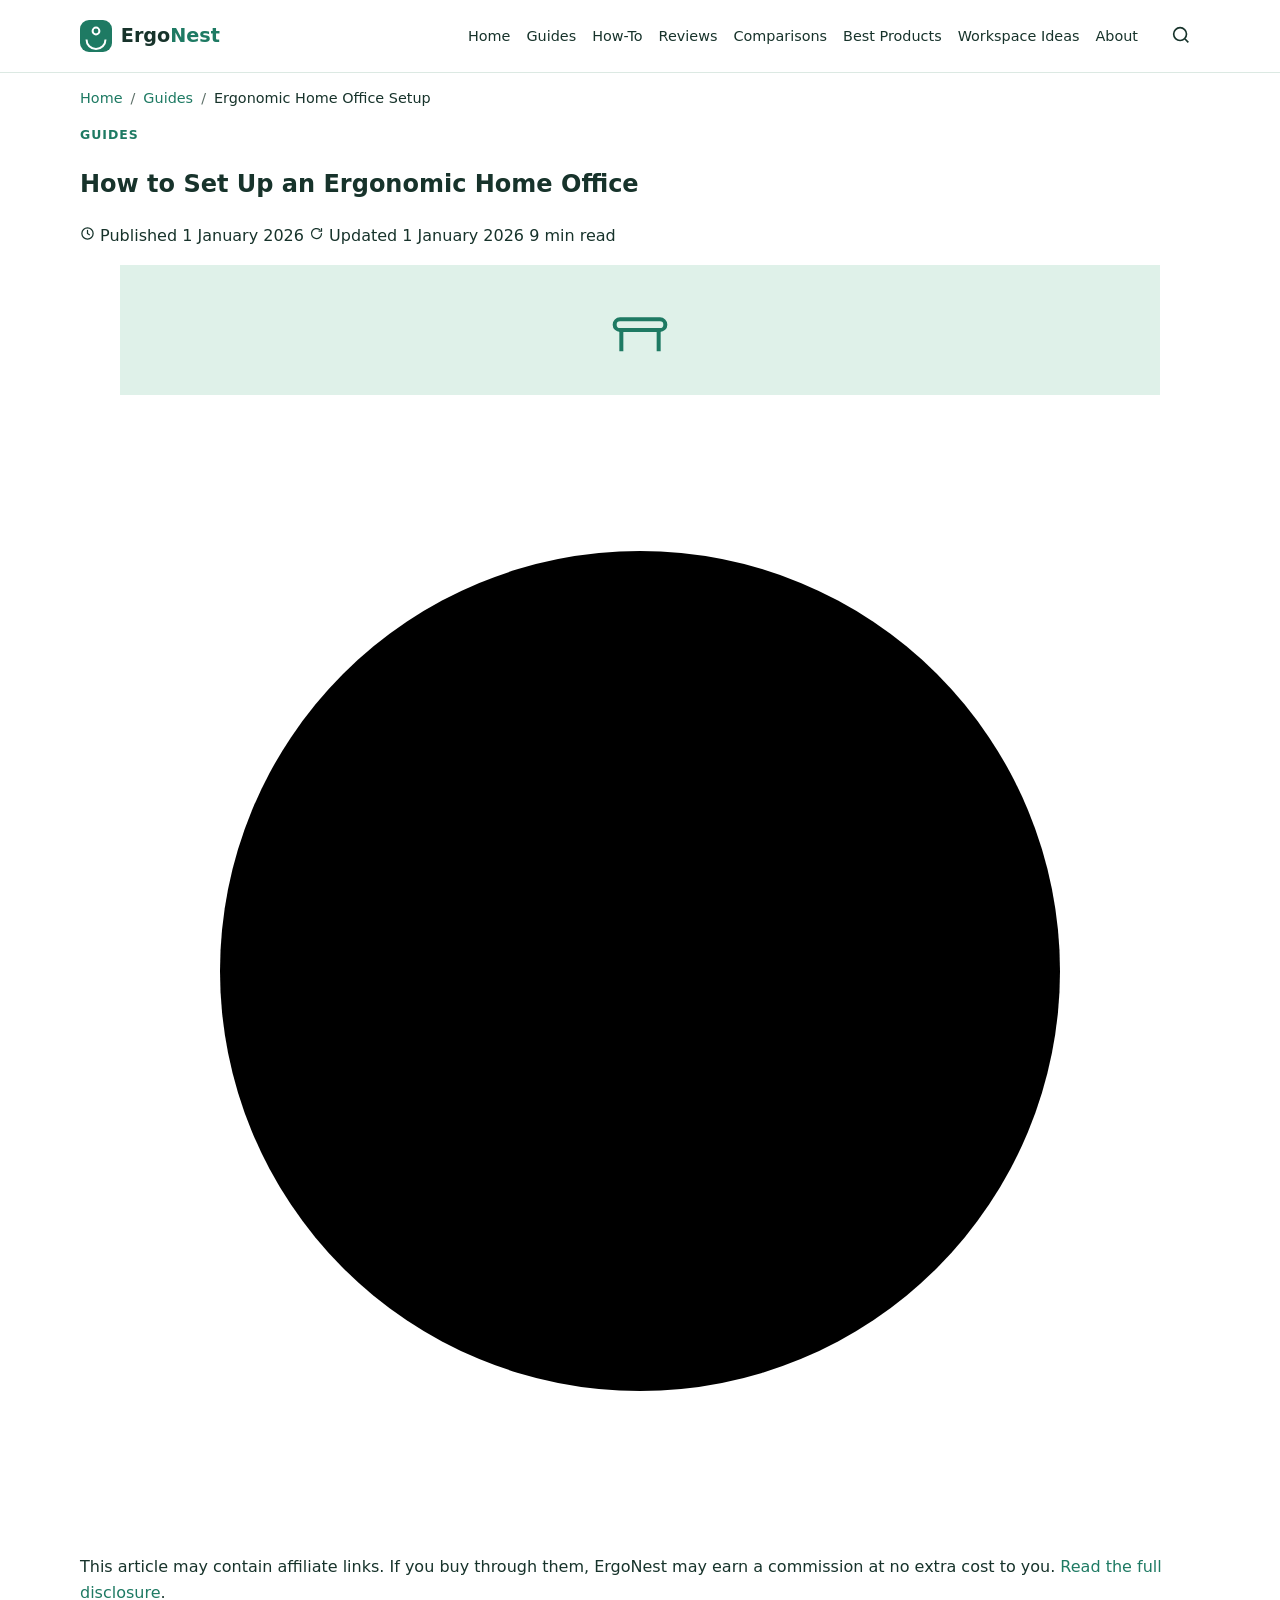
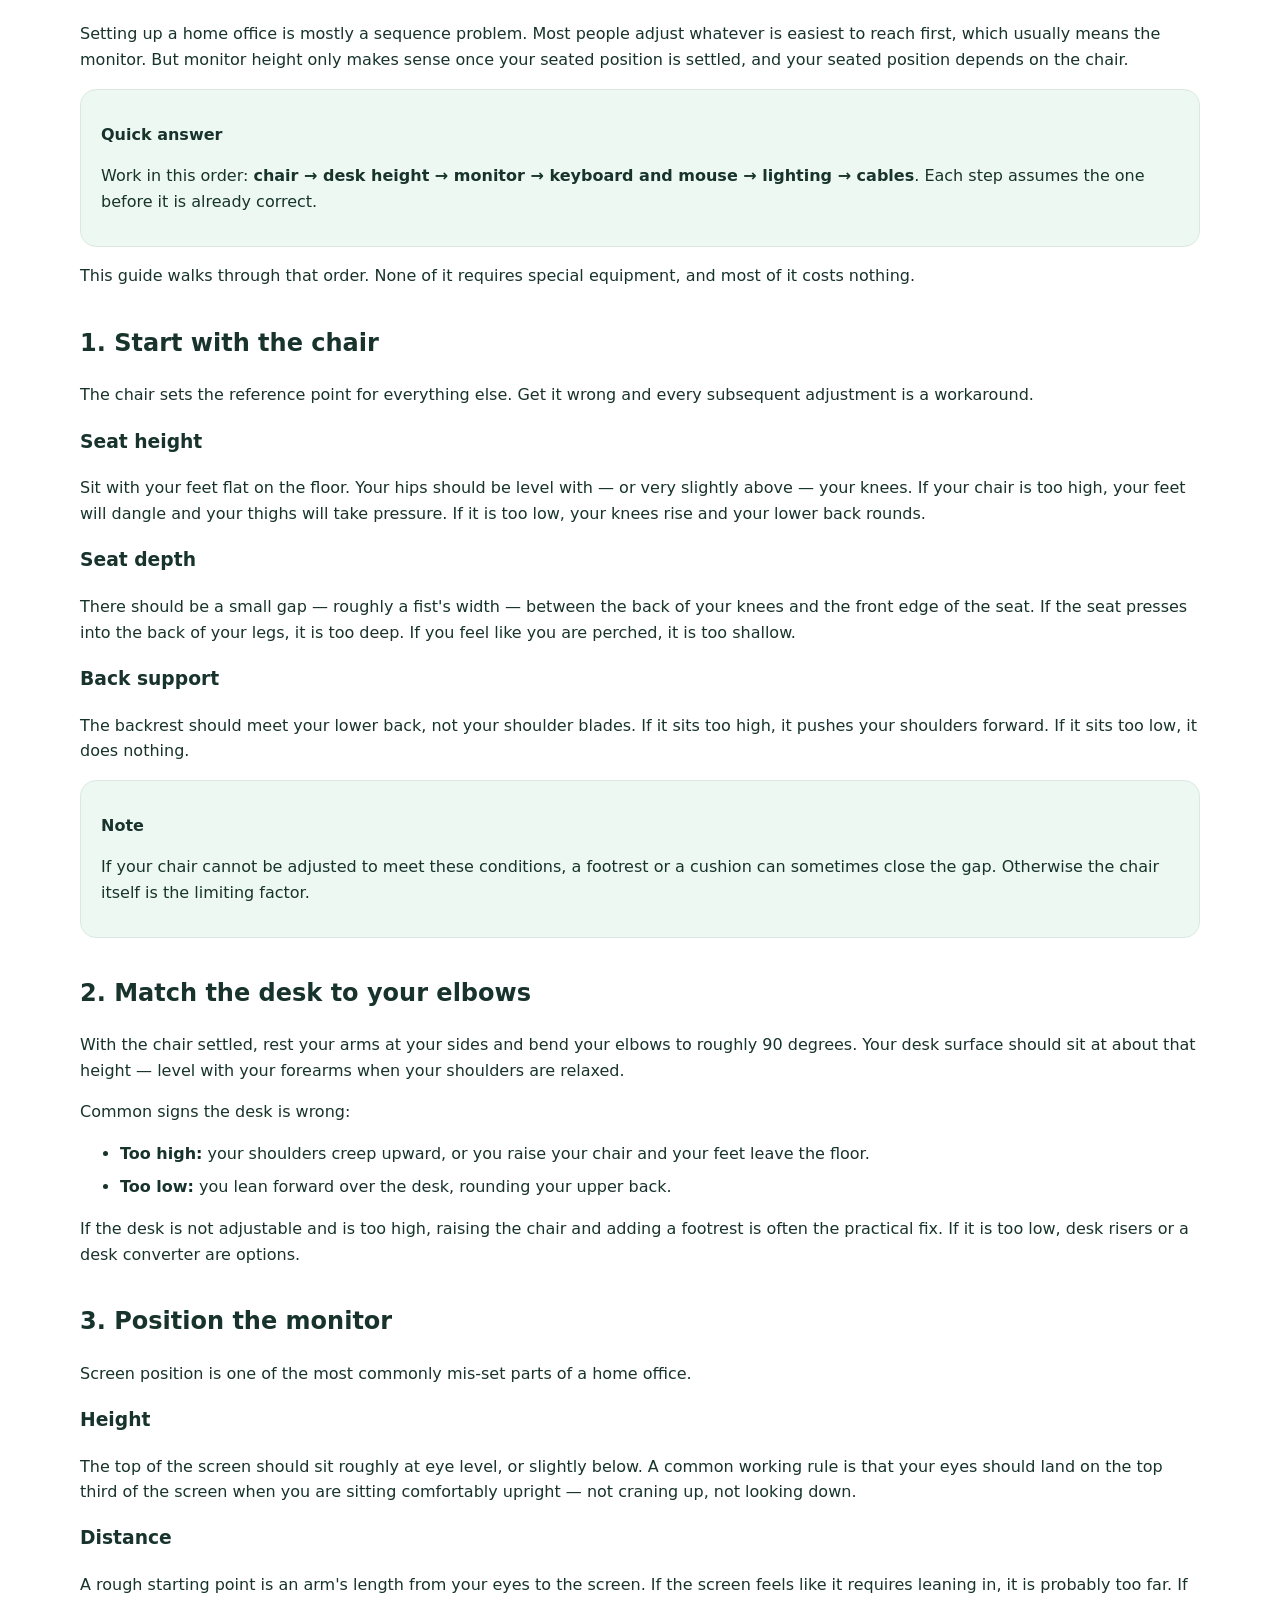
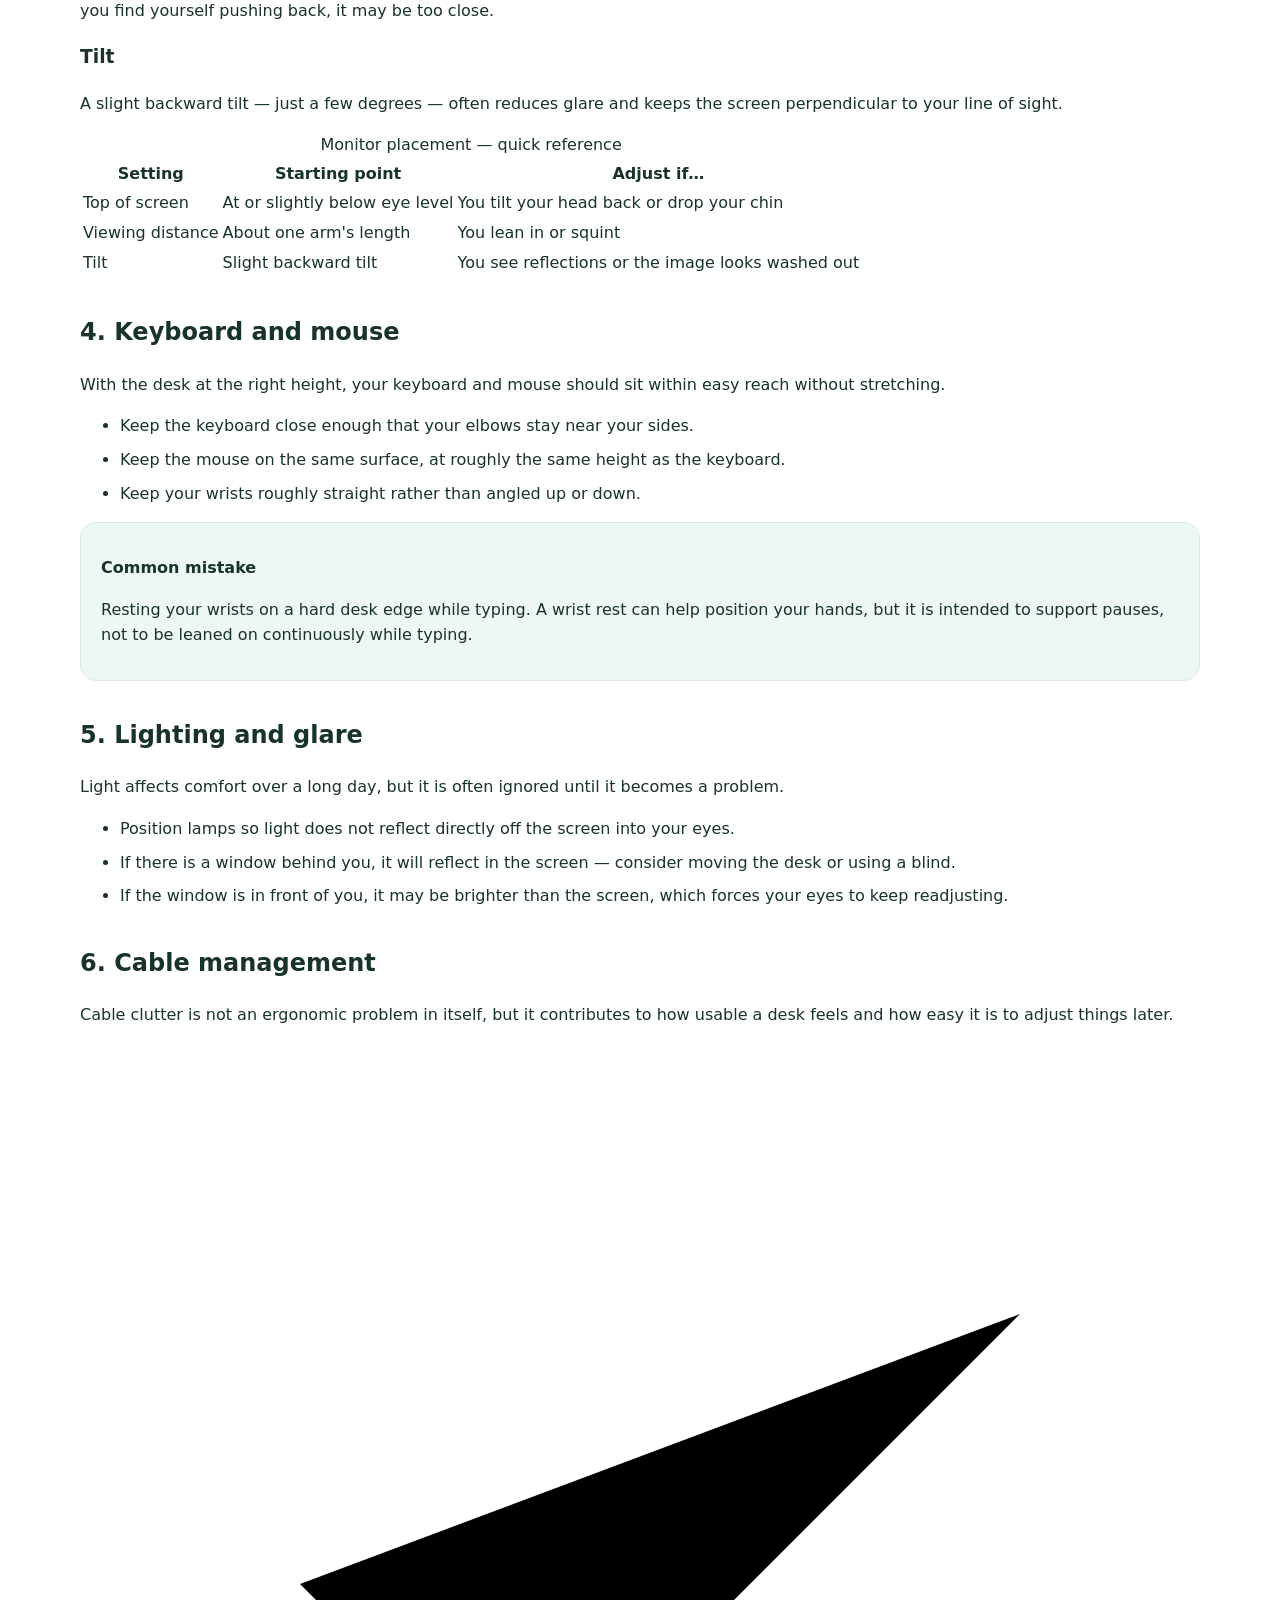
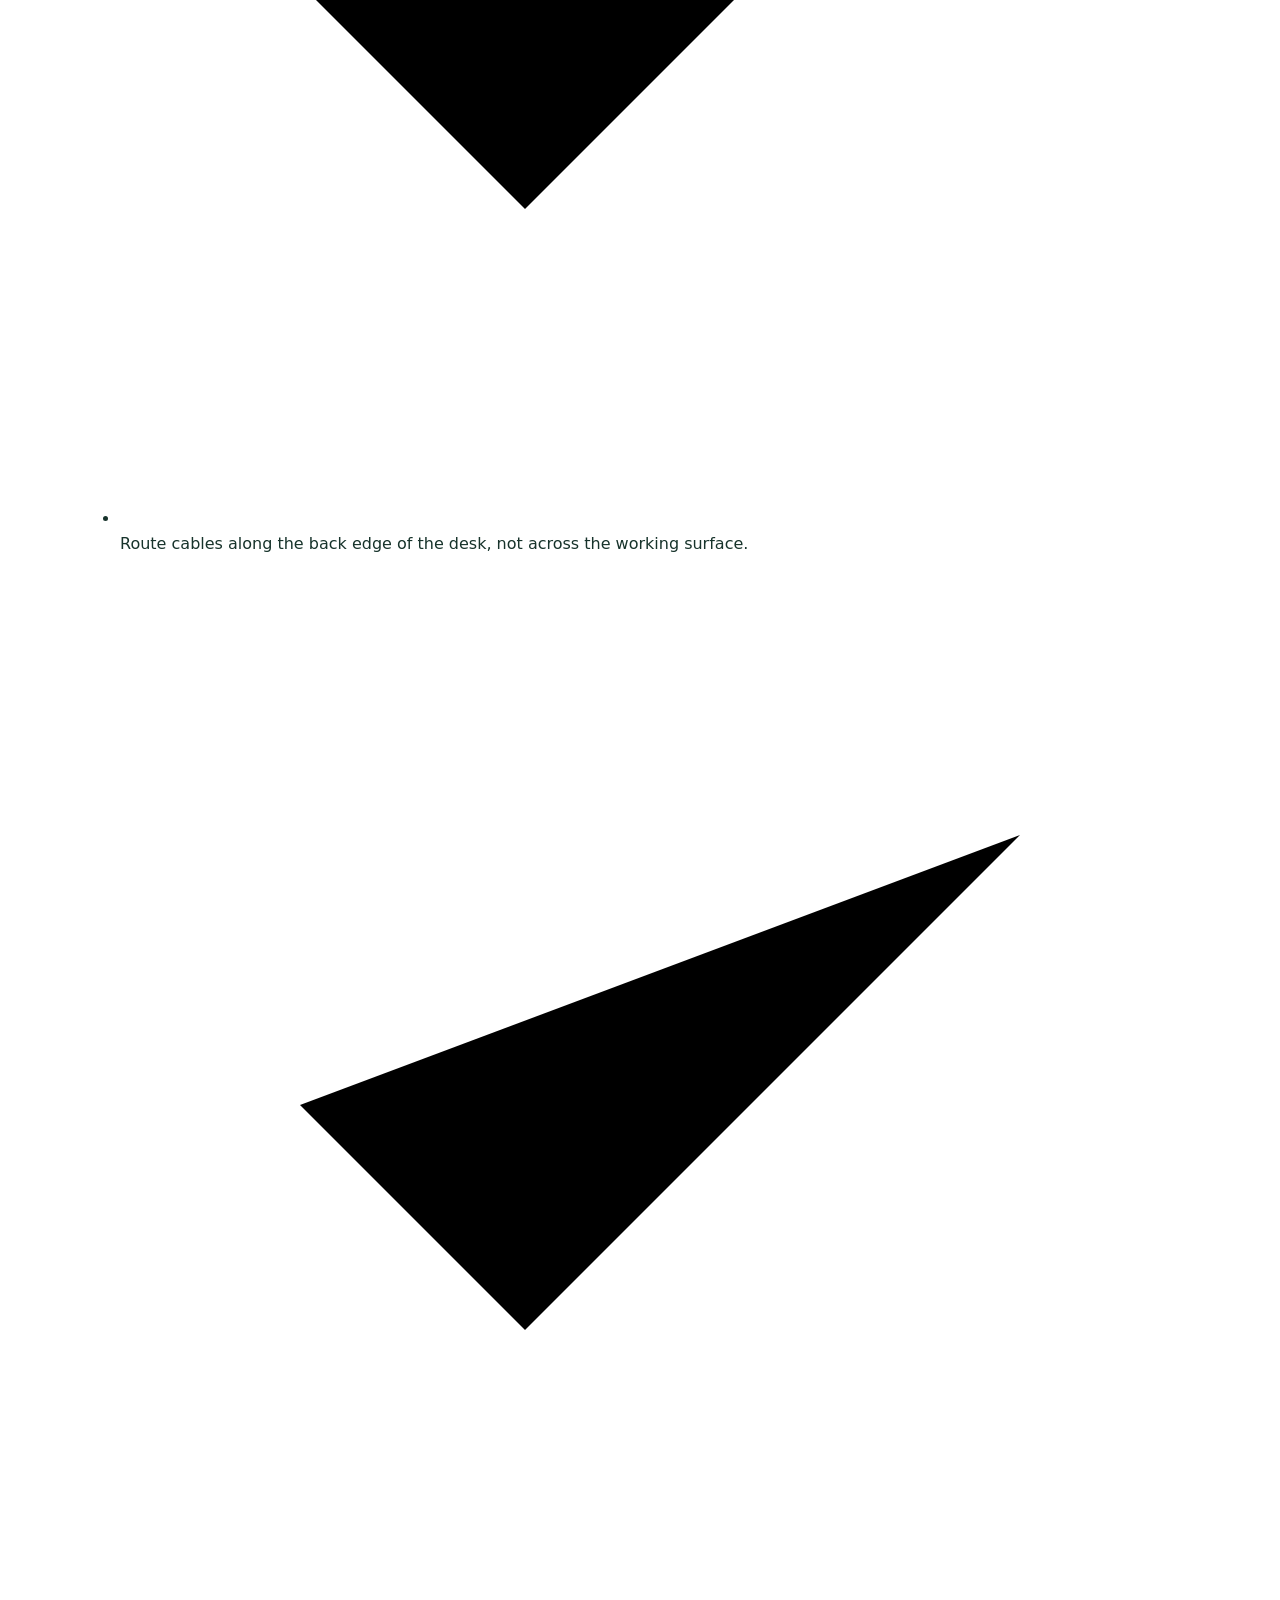
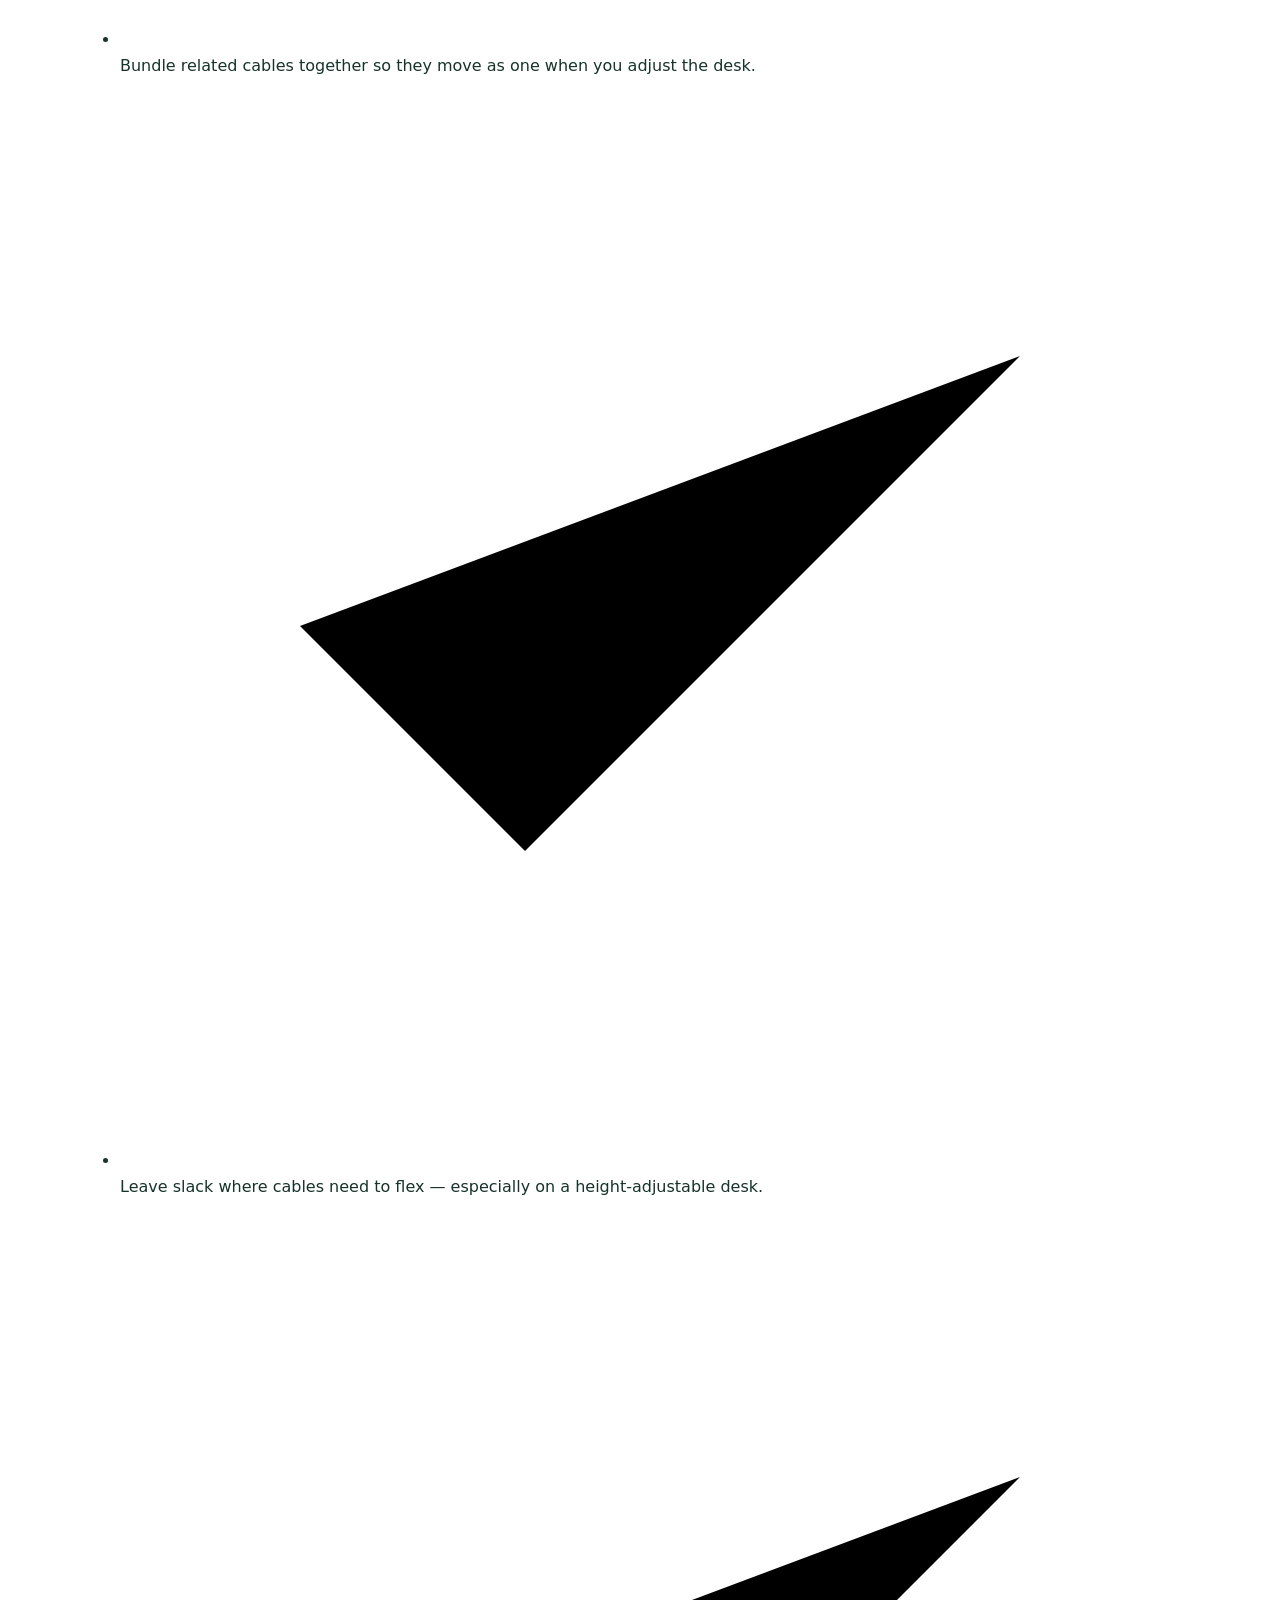
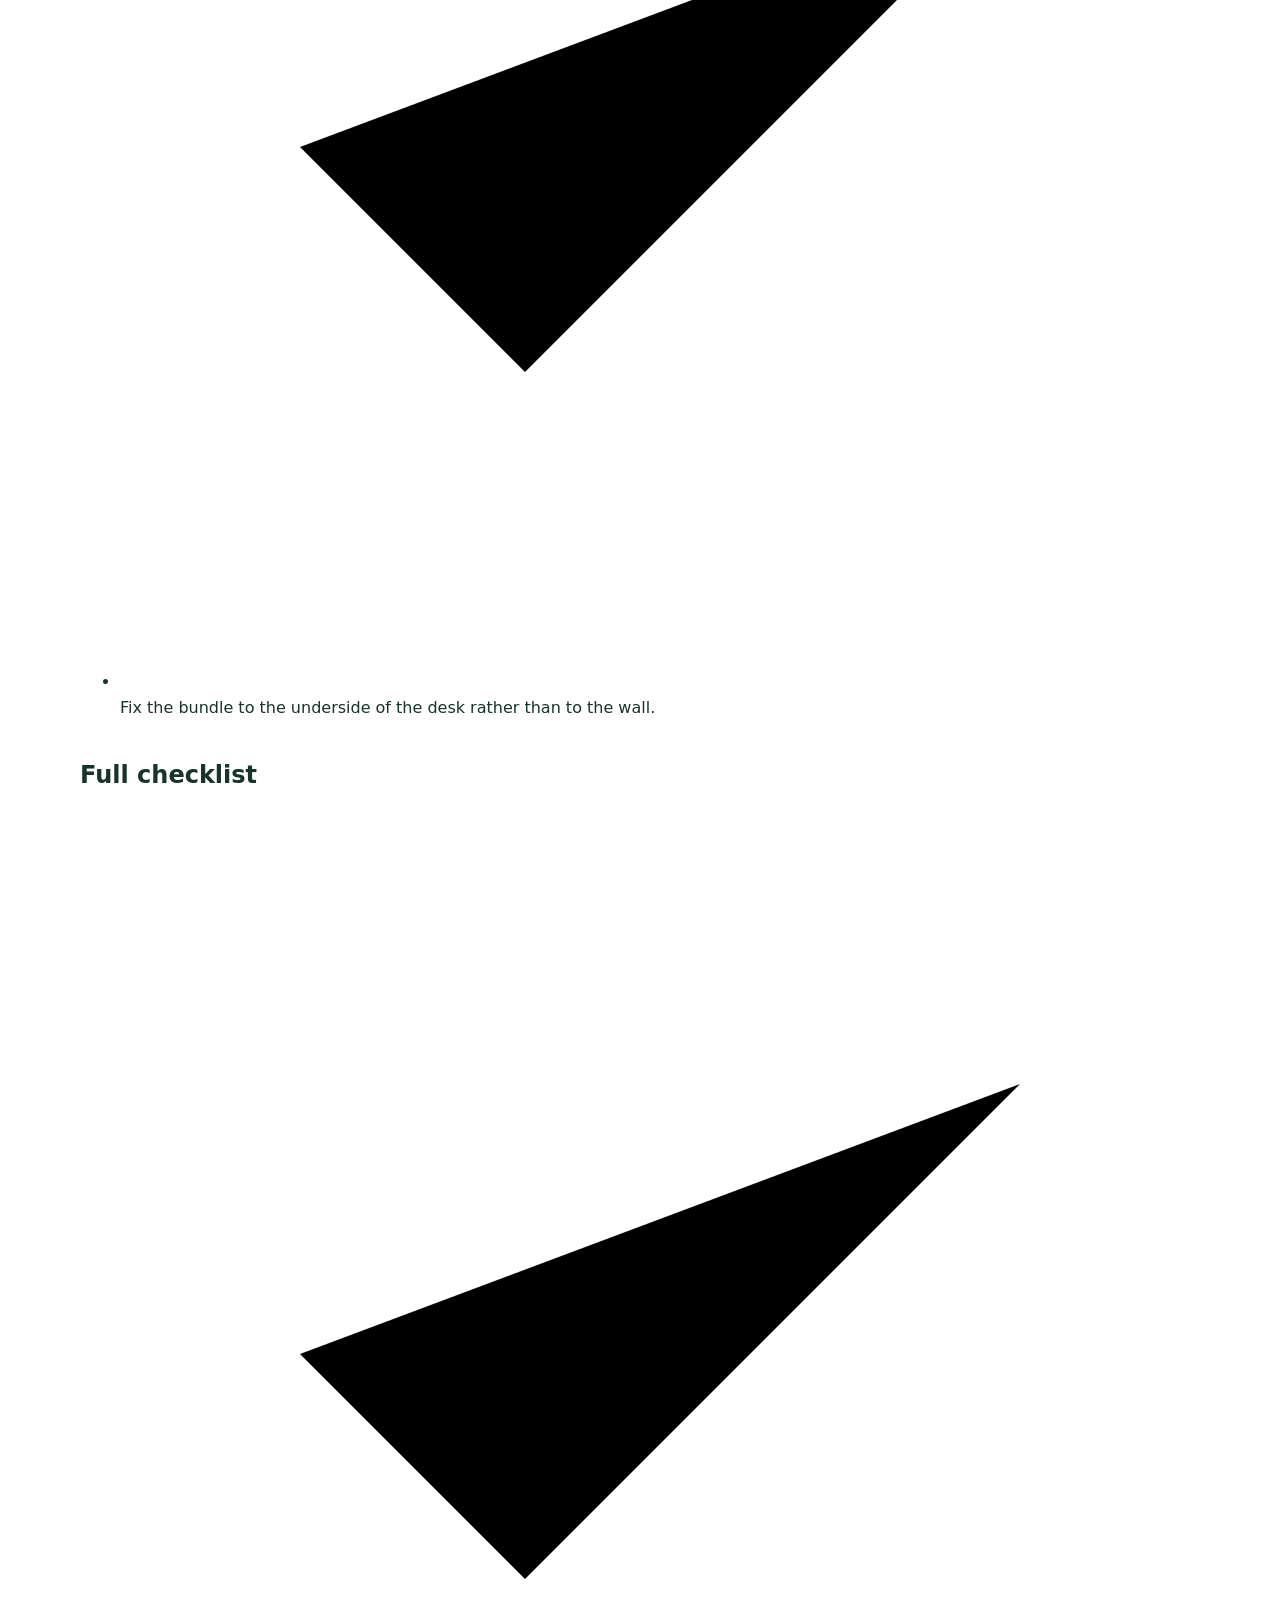
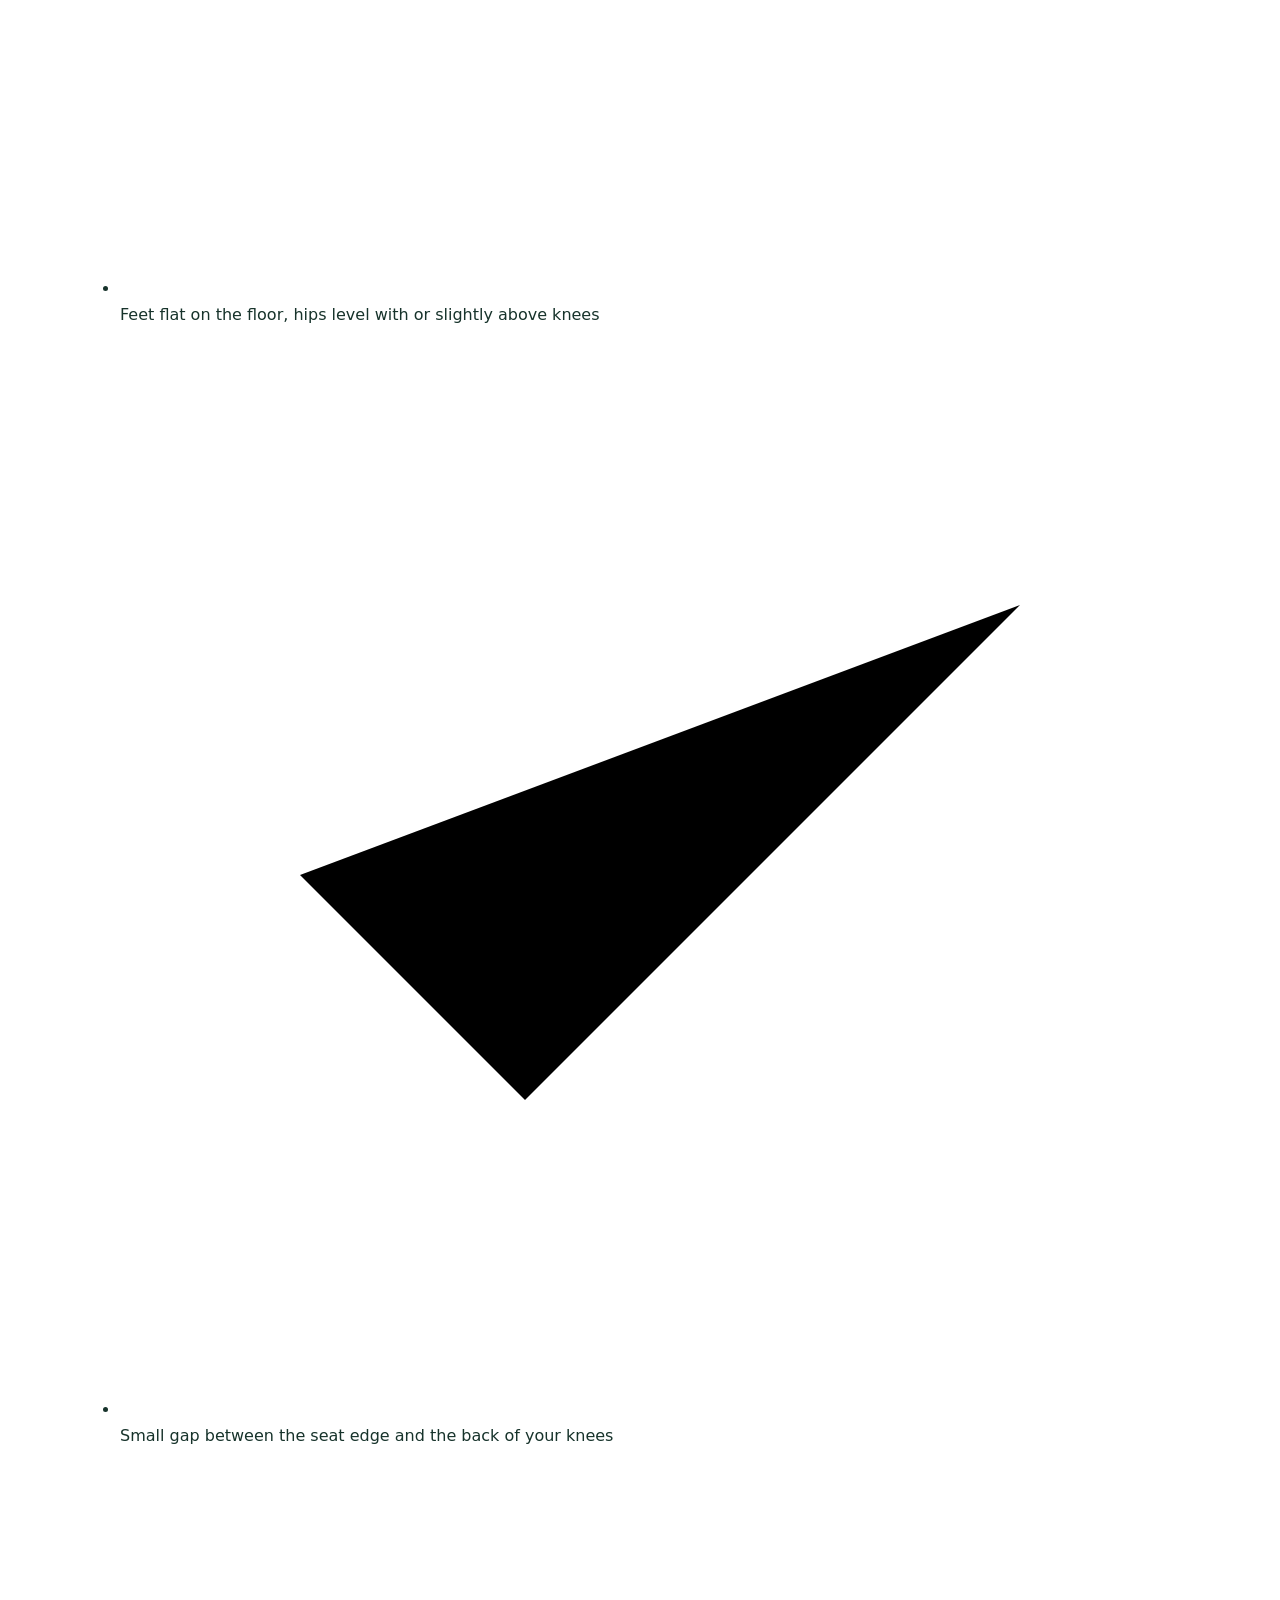
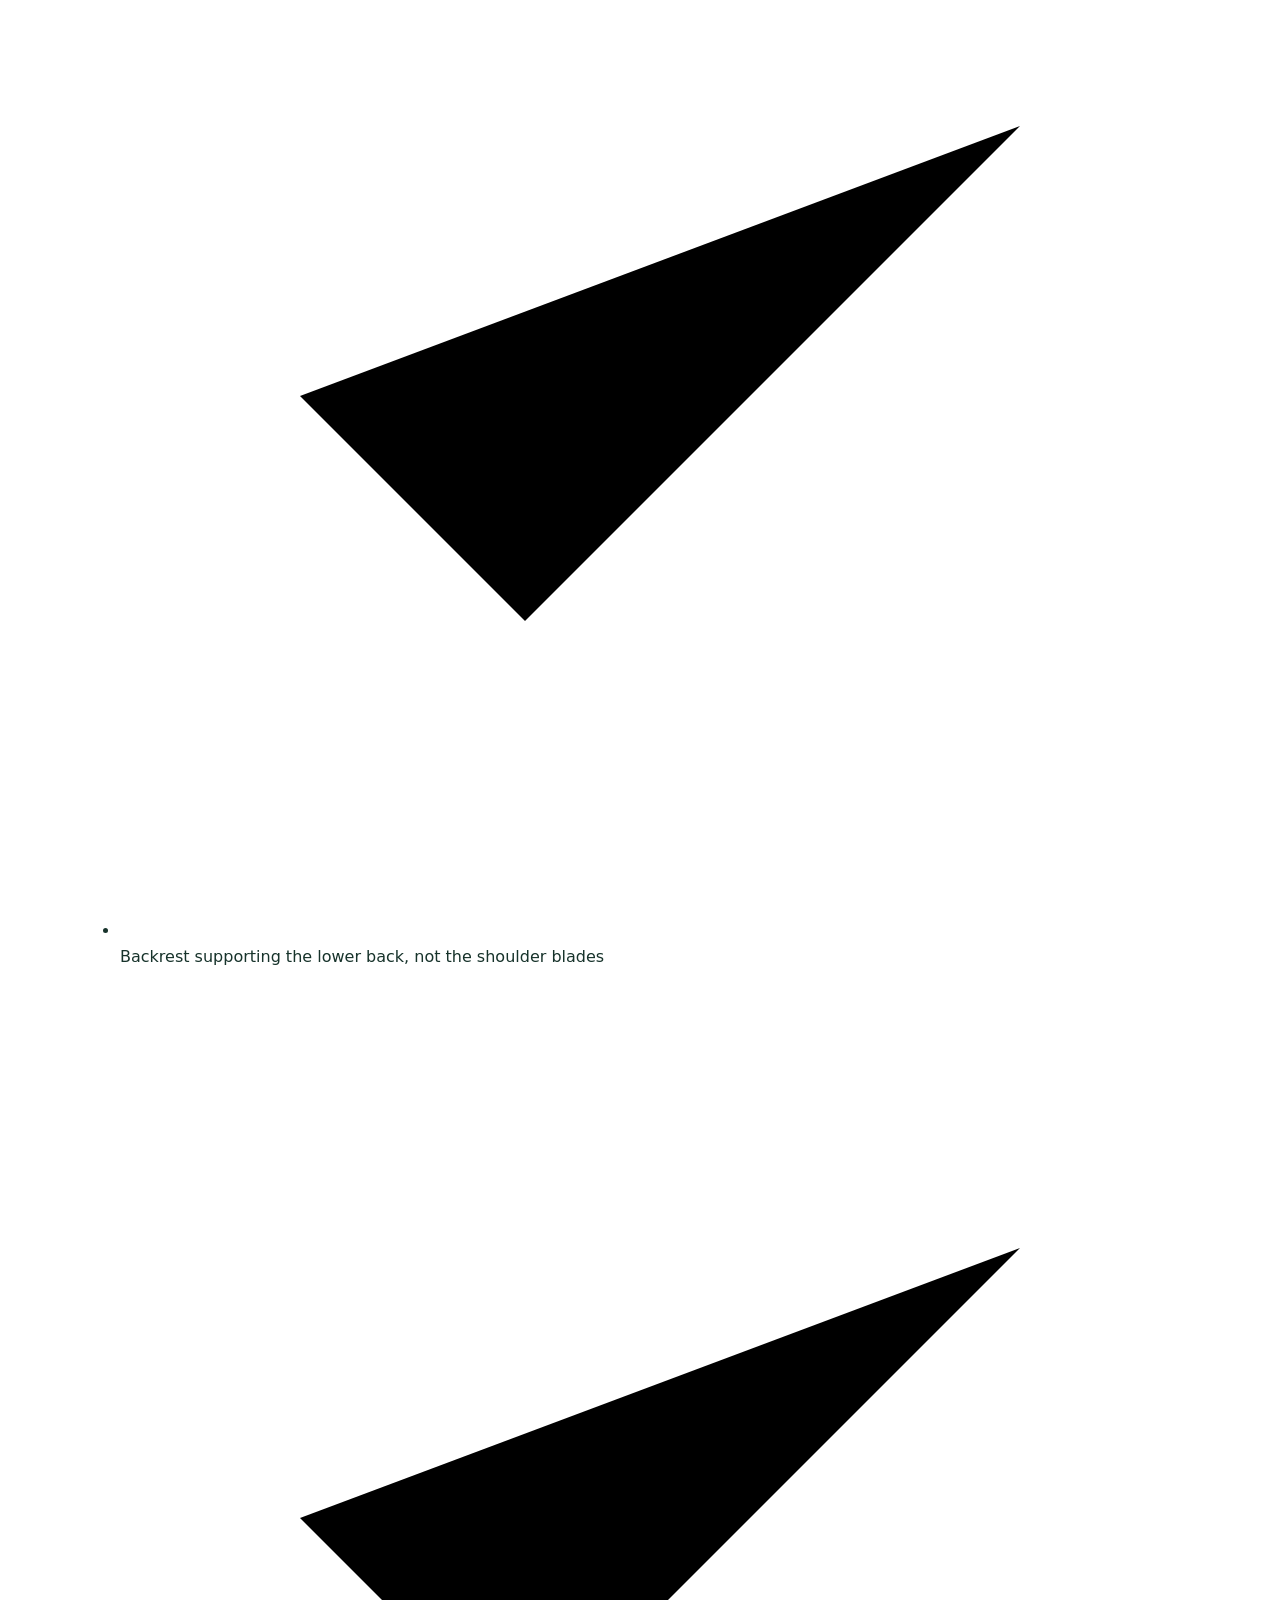
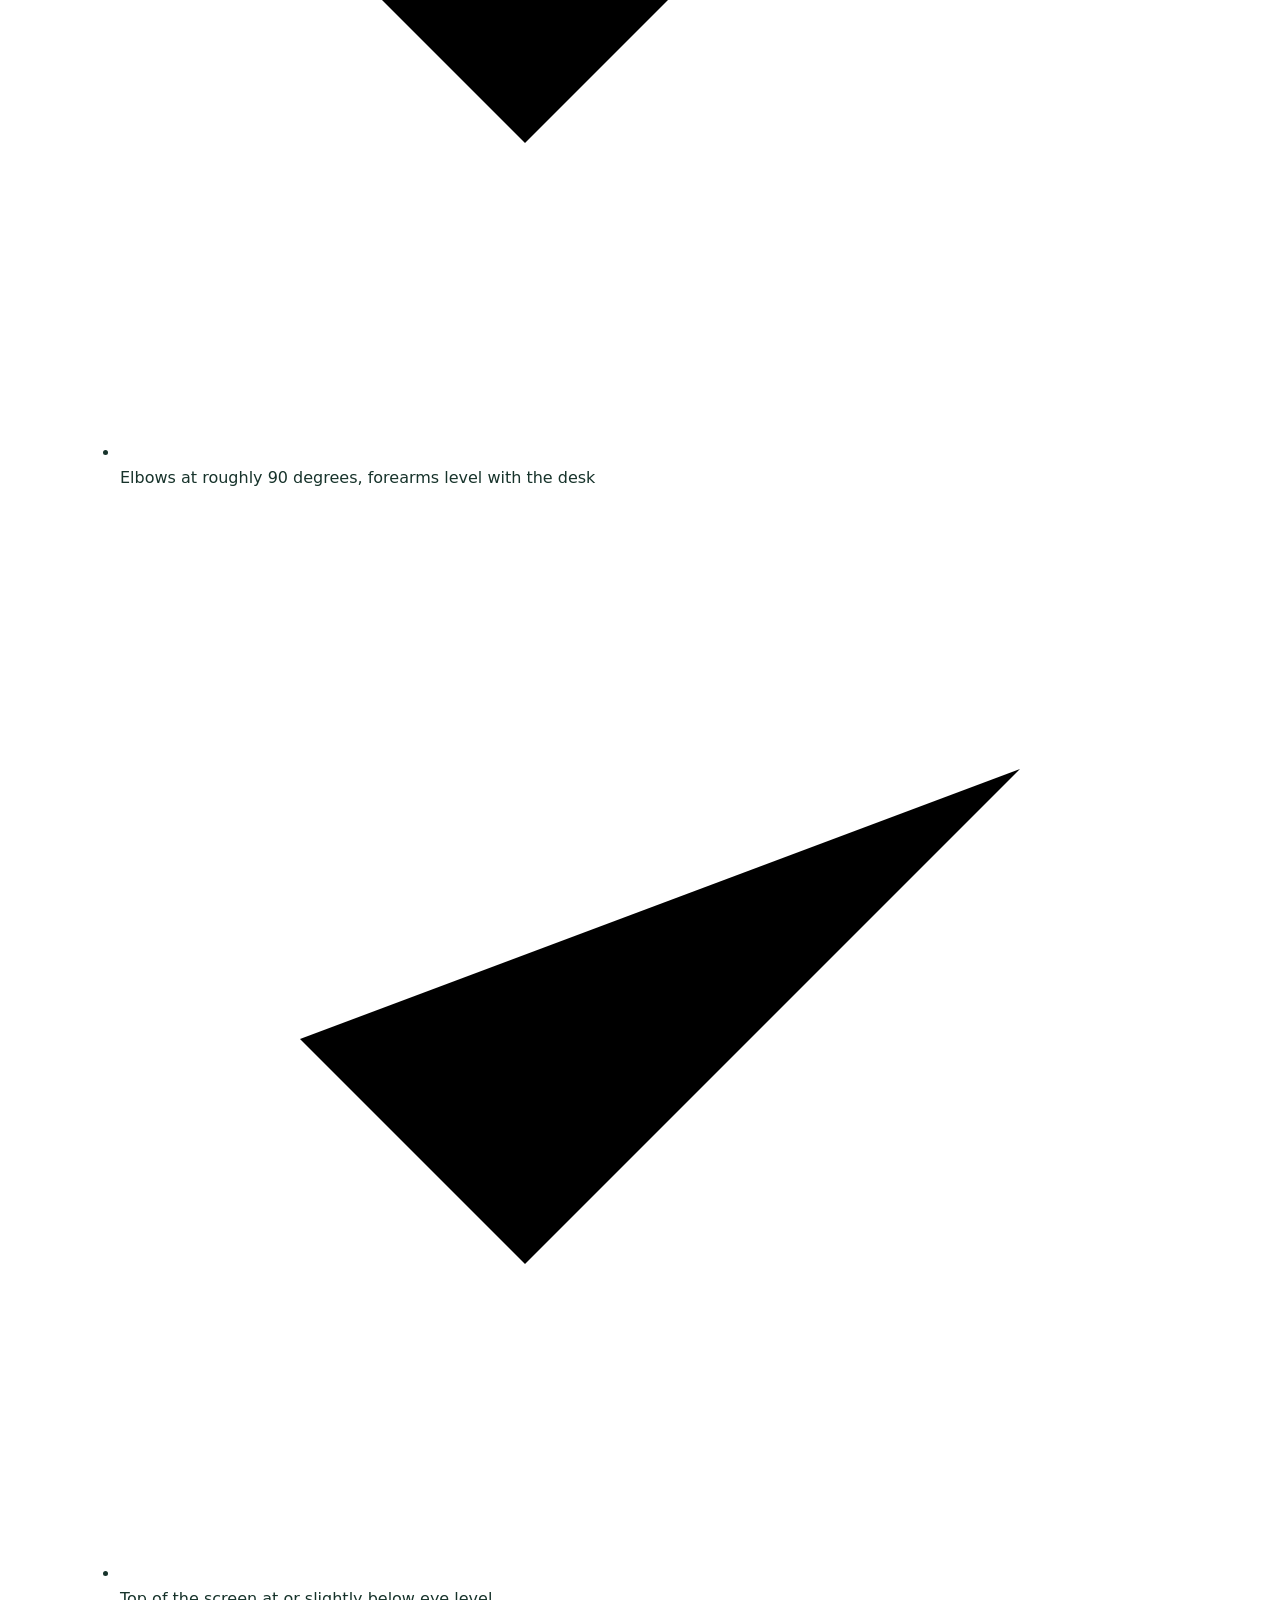
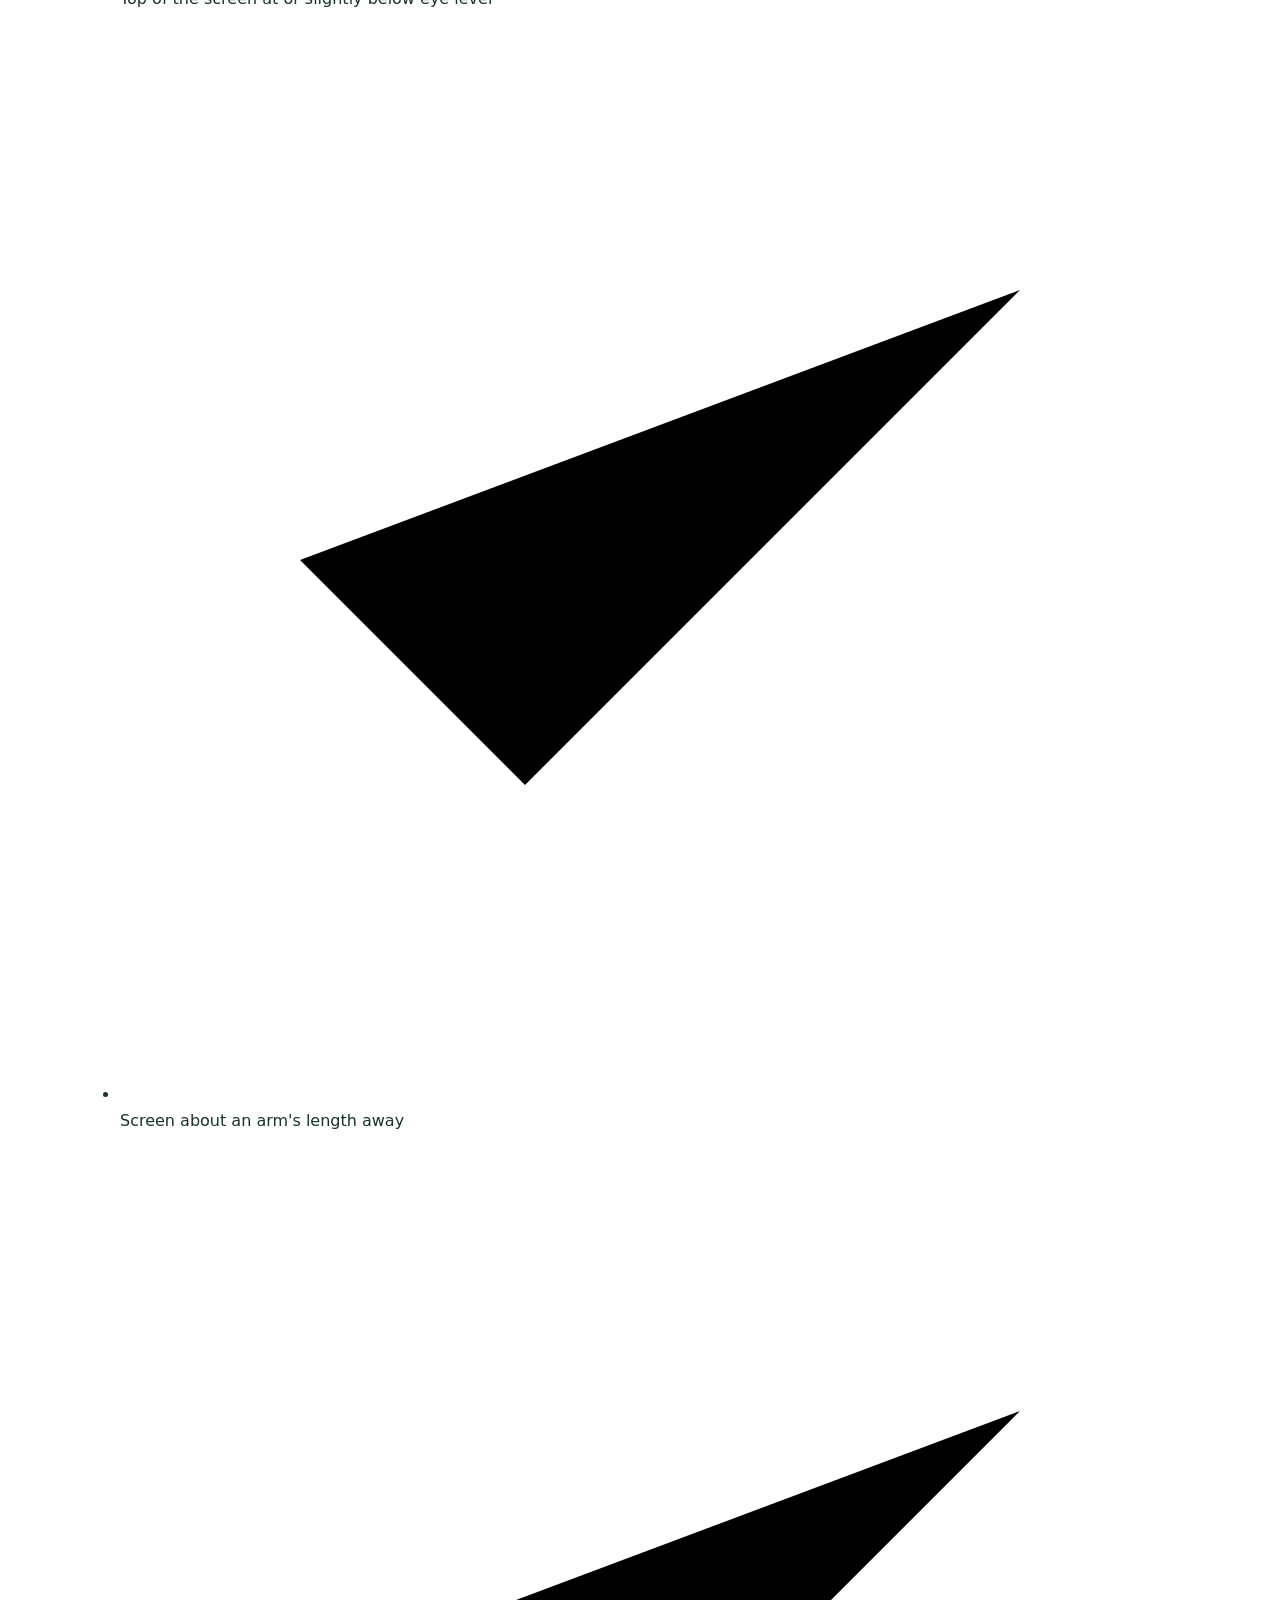
<file: article.html>
<!DOCTYPE html>
<html lang="en">
<head>
<meta charset="utf-8">
<meta name="viewport" content="width=device-width, initial-scale=1">
<meta name="theme-color" content="#1E7A63">

<title>How to Set Up an Ergonomic Home Office | ErgoNest</title>
<meta name="description" content="A practical guide to setting up an ergonomic home office: chair, desk, monitor, keyboard, lighting and cable management.">
<link rel="canonical" href="https://YOUR-DOMAIN.example/article.html">

<meta property="og:type" content="website">
<meta property="og:site_name" content="ErgoNest">
<meta property="og:title" content="How to Set Up an Ergonomic Home Office | ErgoNest">
<meta property="og:description" content="A practical guide to setting up an ergonomic home office: chair, desk, monitor, keyboard, lighting and cable management.">
<meta property="og:url" content="https://YOUR-DOMAIN.example/article.html">
<meta property="og:image" content="https://YOUR-DOMAIN.example/assets/img/og-default.svg">
<meta name="twitter:card" content="summary_large_image">

<link rel="icon" href="data:image/svg+xml,%3Csvg xmlns='http://www.w3.org/2000/svg' viewBox='0 0 32 32'%3E%3Crect width='32' height='32' rx='8' fill='%231E7A63'/%3E%3Ccircle cx='16' cy='11' r='3.4' fill='%23fff'/%3E%3Cpath d='M6.5 19.5a9.5 9.5 0 0 0 19 0' fill='none' stroke='%23fff' stroke-width='2.6' stroke-linecap='round'/%3E%3C/svg%3E">
<link rel="stylesheet" href="assets/css/style.css">
<script type="application/ld+json">
{
  "@context": "https://schema.org",
  "@graph": [
    {
      "@type": "BlogPosting",
      "@id": "https://YOUR-DOMAIN.example/article.html#article",
      "headline": "How to Set Up an Ergonomic Home Office",
      "description": "A step-by-step walkthrough of an ergonomic home office setup: chair height, desk height, monitor position, keyboard and mouse placement, lighting and cable management.",
      "url": "https://YOUR-DOMAIN.example/article.html",
      "datePublished": "2026-01-01",
      "dateModified": "2026-01-01",
      "inLanguage": "en",
      "image": "https://YOUR-DOMAIN.example/assets/img/og-default.svg",
      "author": { "@type": "Organization", "name": "ErgoNest", "url": "https://YOUR-DOMAIN.example/about.html" },
      "publisher": { "@id": "https://YOUR-DOMAIN.example/#organization" },
      "isPartOf": { "@id": "https://YOUR-DOMAIN.example/#website" },
      "mainEntityOfPage": "https://YOUR-DOMAIN.example/article.html"
    },
    {
      "@type": "BreadcrumbList",
      "itemListElement": [
        { "@type": "ListItem", "position": 1, "name": "Home", "item": "https://YOUR-DOMAIN.example/" },
        { "@type": "ListItem", "position": 2, "name": "Guides", "item": "https://YOUR-DOMAIN.example/guides.html" },
        { "@type": "ListItem", "position": 3, "name": "How to Set Up an Ergonomic Home Office", "item": "https://YOUR-DOMAIN.example/article.html" }
      ]
    }
  ]
}
</script>
</head>

<body>
<a class="skip-link" href="#main">Skip to main content</a>

<header class="site-header" id="top">
  <div class="container header__inner">
    <a class="brand" href="index.html" aria-label="ErgoNest — home">
      <svg class="brand__mark" viewBox="0 0 32 32" aria-hidden="true" focusable="false">
        <rect class="brand__mark-bg" width="32" height="32" rx="9"/>
        <circle class="brand__mark-fg" cx="16" cy="11" r="3.4"/>
        <path class="brand__mark-line" d="M6.5 19.5a9.5 9.5 0 0 0 19 0"/>
      </svg>
      <span class="brand__name">Ergo<em>Nest</em></span>
    </a>

    <nav class="nav" id="primary-nav" aria-label="Primary">
      <ul class="nav__list">
        <li><a href="index.html">Home</a></li>
        <li><a href="guides.html" aria-current="page">Guides</a></li>
        <li><a href="how-to.html">How-To</a></li>
        <li><a href="reviews.html">Reviews</a></li>
        <li><a href="comparisons.html">Comparisons</a></li>
        <li><a href="best-products.html">Best Products</a></li>
        <li><a href="workspace-ideas.html">Workspace Ideas</a></li>
        <li><a href="about.html">About</a></li>
      </ul>
    </nav>

    <div class="header__actions">
      <button class="icon-btn" type="button" data-search-toggle aria-label="Open search" aria-expanded="false" aria-controls="site-search">
        <svg viewBox="0 0 24 24" aria-hidden="true" focusable="false"><circle cx="11" cy="11" r="7"/><path d="M20 20l-3.6-3.6"/></svg>
      </button>
      <button class="icon-btn nav-toggle" type="button" data-nav-toggle aria-label="Open menu" aria-expanded="false" aria-controls="primary-nav">
        <span class="nav-toggle__bars" aria-hidden="true"><i></i><i></i><i></i></span>
      </button>
    </div>
  </div>
</header>

<div class="search-overlay" id="site-search" hidden>
  <div class="search-overlay__panel" role="dialog" aria-modal="true" aria-label="Search ErgoNest">
    <form class="search-form" action="/search" method="get" role="search">
      <label class="sr-only" for="q">Search ErgoNest</label>
      <svg class="search-form__icon" viewBox="0 0 24 24" aria-hidden="true"><circle cx="11" cy="11" r="7"/><path d="M20 20l-3.6-3.6"/></svg>
      <input id="q" name="q" type="search" placeholder="Search guides, reviews, workspace ideas…" autocomplete="off">
      <button class="btn btn--primary btn--sm" type="submit">Search</button>
    </form>
    <p class="search-overlay__hint">Popular: <a href="how-to.html">monitor height</a>, <a href="guides.html">desk setup</a>, <a href="best-products.html">ergonomic chairs</a></p>
    <button class="search-overlay__close icon-btn" type="button" data-search-close aria-label="Close search">
      <svg viewBox="0 0 24 24" aria-hidden="true"><path d="M6 6l12 12M18 6L6 18"/></svg>
    </button>
  </div>
</div>

<main id="main">

<div class="article-layout container">

  <article class="article">

    <nav aria-label="Breadcrumb">
      <ol class="breadcrumbs">
        <li><a href="index.html">Home</a></li>
        <li><a href="guides.html">Guides</a></li>
        <li aria-current="page">Ergonomic Home Office Setup</li>
      </ol>
    </nav>

    <p class="eyebrow">Guides</p>
    <h1>How to Set Up an Ergonomic Home Office</h1>

    <div class="article__meta">
      <span>
        <svg viewBox="0 0 24 24" width="15" height="15" fill="none" stroke="currentColor" stroke-width="2" stroke-linecap="round" aria-hidden="true"><circle cx="12" cy="12" r="9"/><path d="M12 7v5l3 2"/></svg>
        Published <time datetime="2026-01-01">1 January 2026</time>
      </span>
      <span>
        <svg viewBox="0 0 24 24" width="15" height="15" fill="none" stroke="currentColor" stroke-width="2" stroke-linecap="round" aria-hidden="true"><path d="M20 12a8 8 0 1 1-3-6.2"/><path d="M20 4v4h-4"/></svg>
        Updated <time datetime="2026-01-01">1 January 2026</time>
      </span>
      <span>9 min read</span>
    </div>

    <figure class="article__feature">
      <div class="thumb thumb--desk">
        <svg viewBox="0 0 24 24" aria-hidden="true"><rect x="2.5" y="8" width="19" height="4" rx="2"/><path d="M5 12v8M19 12v8"/></svg>
      </div>
    </figure>

    <div class="disclosure-banner">
      <svg viewBox="0 0 24 24" aria-hidden="true"><circle cx="12" cy="12" r="9"/><path d="M12 8h.01M11 12h1v4h1"/></svg>
      <p>This article may contain affiliate links. If you buy through them, ErgoNest may earn a commission at no extra cost to you. <a href="affiliate-disclosure.html">Read the full disclosure</a>.</p>
    </div>

    <div class="prose">

      <p>Setting up a home office is mostly a sequence problem. Most people adjust whatever is easiest to reach first, which usually means the monitor. But monitor height only makes sense once your seated position is settled, and your seated position depends on the chair.</p>

      <div class="callout">
        <p class="callout__title">Quick answer</p>
        <p>Work in this order: <strong>chair &rarr; desk height &rarr; monitor &rarr; keyboard and mouse &rarr; lighting &rarr; cables</strong>. Each step assumes the one before it is already correct.</p>
      </div>

      <p>This guide walks through that order. None of it requires special equipment, and most of it costs nothing.</p>

      <h2 id="chair">1. Start with the chair</h2>
      <p>The chair sets the reference point for everything else. Get it wrong and every subsequent adjustment is a workaround.</p>

      <h3 id="seat-height">Seat height</h3>
      <p>Sit with your feet flat on the floor. Your hips should be level with — or very slightly above — your knees. If your chair is too high, your feet will dangle and your thighs will take pressure. If it is too low, your knees rise and your lower back rounds.</p>

      <h3 id="seat-depth">Seat depth</h3>
      <p>There should be a small gap — roughly a fist's width — between the back of your knees and the front edge of the seat. If the seat presses into the back of your legs, it is too deep. If you feel like you are perched, it is too shallow.</p>

      <h3 id="back-support">Back support</h3>
      <p>The backrest should meet your lower back, not your shoulder blades. If it sits too high, it pushes your shoulders forward. If it sits too low, it does nothing.</p>

      <div class="callout callout--note">
        <p class="callout__title">Note</p>
        <p>If your chair cannot be adjusted to meet these conditions, a footrest or a cushion can sometimes close the gap. Otherwise the chair itself is the limiting factor.</p>
      </div>

      <h2 id="desk-height">2. Match the desk to your elbows</h2>
      <p>With the chair settled, rest your arms at your sides and bend your elbows to roughly 90 degrees. Your desk surface should sit at about that height — level with your forearms when your shoulders are relaxed.</p>
      <p>Common signs the desk is wrong:</p>
      <ul>
        <li><strong>Too high:</strong> your shoulders creep upward, or you raise your chair and your feet leave the floor.</li>
        <li><strong>Too low:</strong> you lean forward over the desk, rounding your upper back.</li>
      </ul>
      <p>If the desk is not adjustable and is too high, raising the chair and adding a footrest is often the practical fix. If it is too low, desk risers or a desk converter are options.</p>

      <h2 id="monitor">3. Position the monitor</h2>
      <p>Screen position is one of the most commonly mis-set parts of a home office.</p>

      <h3 id="monitor-height">Height</h3>
      <p>The top of the screen should sit roughly at eye level, or slightly below. A common working rule is that your eyes should land on the top third of the screen when you are sitting comfortably upright — not craning up, not looking down.</p>

      <h3 id="monitor-distance">Distance</h3>
      <p>A rough starting point is an arm's length from your eyes to the screen. If the screen feels like it requires leaning in, it is probably too far. If you find yourself pushing back, it may be too close.</p>

      <h3 id="monitor-tilt">Tilt</h3>
      <p>A slight backward tilt — just a few degrees — often reduces glare and keeps the screen perpendicular to your line of sight.</p>

      <div class="table-wrap">
        <table>
          <caption>Monitor placement — quick reference</caption>
          <thead>
            <tr><th scope="col">Setting</th><th scope="col">Starting point</th><th scope="col">Adjust if&hellip;</th></tr>
          </thead>
          <tbody>
            <tr><td>Top of screen</td><td>At or slightly below eye level</td><td>You tilt your head back or drop your chin</td></tr>
            <tr><td>Viewing distance</td><td>About one arm's length</td><td>You lean in or squint</td></tr>
            <tr><td>Tilt</td><td>Slight backward tilt</td><td>You see reflections or the image looks washed out</td></tr>
          </tbody>
        </table>
      </div>

      <h2 id="input">4. Keyboard and mouse</h2>
      <p>With the desk at the right height, your keyboard and mouse should sit within easy reach without stretching.</p>
      <ul>
        <li>Keep the keyboard close enough that your elbows stay near your sides.</li>
        <li>Keep the mouse on the same surface, at roughly the same height as the keyboard.</li>
        <li>Keep your wrists roughly straight rather than angled up or down.</li>
      </ul>

      <div class="callout callout--warn">
        <p class="callout__title">Common mistake</p>
        <p>Resting your wrists on a hard desk edge while typing. A wrist rest can help position your hands, but it is intended to support pauses, not to be leaned on continuously while typing.</p>
      </div>

      <h2 id="lighting">5. Lighting and glare</h2>
      <p>Light affects comfort over a long day, but it is often ignored until it becomes a problem.</p>
      <ul>
        <li>Position lamps so light does not reflect directly off the screen into your eyes.</li>
        <li>If there is a window behind you, it will reflect in the screen — consider moving the desk or using a blind.</li>
        <li>If the window is in front of you, it may be brighter than the screen, which forces your eyes to keep readjusting.</li>
      </ul>

      <h2 id="cables">6. Cable management</h2>
      <p>Cable clutter is not an ergonomic problem in itself, but it contributes to how usable a desk feels and how easy it is to adjust things later.</p>
      <ul class="checklist">
        <li><svg viewBox="0 0 24 24" aria-hidden="true"><path d="M20 6L9 17l-5-5"/></svg><span>Route cables along the back edge of the desk, not across the working surface.</span></li>
        <li><svg viewBox="0 0 24 24" aria-hidden="true"><path d="M20 6L9 17l-5-5"/></svg><span>Bundle related cables together so they move as one when you adjust the desk.</span></li>
        <li><svg viewBox="0 0 24 24" aria-hidden="true"><path d="M20 6L9 17l-5-5"/></svg><span>Leave slack where cables need to flex — especially on a height-adjustable desk.</span></li>
        <li><svg viewBox="0 0 24 24" aria-hidden="true"><path d="M20 6L9 17l-5-5"/></svg><span>Fix the bundle to the underside of the desk rather than to the wall.</span></li>
      </ul>

      <h2 id="checklist">Full checklist</h2>
      <ul class="checklist">
        <li><svg viewBox="0 0 24 24" aria-hidden="true"><path d="M20 6L9 17l-5-5"/></svg><span>Feet flat on the floor, hips level with or slightly above knees</span></li>
        <li><svg viewBox="0 0 24 24" aria-hidden="true"><path d="M20 6L9 17l-5-5"/></svg><span>Small gap between the seat edge and the back of your knees</span></li>
        <li><svg viewBox="0 0 24 24" aria-hidden="true"><path d="M20 6L9 17l-5-5"/></svg><span>Backrest supporting the lower back, not the shoulder blades</span></li>
        <li><svg viewBox="0 0 24 24" aria-hidden="true"><path d="M20 6L9 17l-5-5"/></svg><span>Elbows at roughly 90 degrees, forearms level with the desk</span></li>
        <li><svg viewBox="0 0 24 24" aria-hidden="true"><path d="M20 6L9 17l-5-5"/></svg><span>Top of the screen at or slightly below eye level</span></li>
        <li><svg viewBox="0 0 24 24" aria-hidden="true"><path d="M20 6L9 17l-5-5"/></svg><span>Screen about an arm's length away</span></li>
        <li><svg viewBox="0 0 24 24" aria-hidden="true"><path d="M20 6L9 17l-5-5"/></svg><span>Keyboard and mouse within easy reach, wrists roughly straight</span></li>
        <li><svg viewBox="0 0 24 24" aria-hidden="true"><path d="M20 6L9 17l-5-5"/></svg><span>No direct reflections on the screen from lamps or windows</span></li>
        <li><svg viewBox="0 0 24 24" aria-hidden="true"><path d="M20 6L9 17l-5-5"/></svg><span>Cables routed away from the working surface</span></li>
      </ul>

      <h2 id="next-steps">Where to go next</h2>
      <p>Once the basics are in place, the individual topics are worth reading in more detail:</p>
      <ul>
        <li><a href="how-to.html">How high should your monitor be?</a> — a closer look at screen positioning</li>
        <li><a href="guides.html">Desk height and elbow angle</a> — what to do when the desk cannot be adjusted</li>
        <li><a href="how-to.html">Laptop ergonomics</a> — the specific trade-offs of a laptop-only setup</li>
        <li><a href="workspace-ideas.html">Small-space office ideas</a> — applying the same principles in a tight room</li>
      </ul>

      <div class="callout callout--note">
        <p class="callout__title">A note on scope</p>
        <p>This article is general educational information about workspace setup. It is not medical advice. If you have persistent discomfort, a qualified healthcare professional is the right person to speak to.</p>
      </div>

    </div>

    <div class="article__footer">

      <div class="author-box">
        <div class="author-box__avatar" aria-hidden="true">EN</div>
        <div class="author-box__body">
          <h3>ErgoNest Editorial</h3>
          <p class="author-box__role">Independent workspace research</p>
          <p>ErgoNest publishes practical, educational content about home office setup. We are not a medical practice and we do not claim professional ergonomics certification.</p>
        </div>
      </div>

      <section class="section section--flush-top" aria-labelledby="related-title">
        <div class="section__head">
          <div><h2 id="related-title">Related reading</h2></div>
        </div>
        <div class="grid grid--3 grid--gap-lg">
          <article class="card card--compact">
            <a class="card__link" href="article.html">
              <div class="thumb thumb--monitor" aria-hidden="true"><svg viewBox="0 0 24 24"><rect x="2.5" y="4" width="19" height="13" rx="2"/><path d="M8 20h8M12 17v3"/></svg></div>
              <div class="card__body"><span class="chip">How-To</span><h3 class="card__title">How High Should Your Monitor Be?</h3></div>
            </a>
          </article>
          <article class="card card--compact">
            <a class="card__link" href="article.html">
              <div class="thumb thumb--input" aria-hidden="true"><svg viewBox="0 0 24 24"><rect x="2" y="8" width="20" height="9" rx="2.5"/><path d="M6 12h.01M10 12h.01M14 12h.01M18 12h.01M7 16h10"/></svg></div>
              <div class="card__body"><span class="chip">Guides</span><h3 class="card__title">Do Wrist Rests Actually Help?</h3></div>
            </a>
          </article>
          <article class="card card--compact">
            <a class="card__link" href="workspace-ideas.html">
              <div class="thumb thumb--space" aria-hidden="true"><svg viewBox="0 0 24 24"><rect x="3" y="3" width="18" height="18" rx="3"/><path d="M3 10h18M10 10v11"/></svg></div>
              <div class="card__body"><span class="chip">Workspace Ideas</span><h3 class="card__title">Small Home Office Ergonomic Ideas</h3></div>
            </a>
          </article>
        </div>
      </section>

      <div class="cta-box">
        <h2>Get new guides as they publish</h2>
        <p>Occasional, practical workspace tips. No spam, unsubscribe any time.</p>
        <a class="btn btn--primary" href="index.html#newsletter-title">Subscribe</a>
      </div>

    </div>
  </article>

  <aside class="article-sidebar" aria-label="Table of contents">
    <nav class="toc">
      <h2 class="toc__title">On this page</h2>
      <ul class="toc__list">
        <li><a href="#chair">1. Start with the chair</a></li>
        <li class="toc__sub"><a href="#seat-height">Seat height</a></li>
        <li class="toc__sub"><a href="#seat-depth">Seat depth</a></li>
        <li class="toc__sub"><a href="#back-support">Back support</a></li>
        <li><a href="#desk-height">2. Match the desk to your elbows</a></li>
        <li><a href="#monitor">3. Position the monitor</a></li>
        <li class="toc__sub"><a href="#monitor-height">Height</a></li>
        <li class="toc__sub"><a href="#monitor-distance">Distance</a></li>
        <li class="toc__sub"><a href="#monitor-tilt">Tilt</a></li>
        <li><a href="#input">4. Keyboard and mouse</a></li>
        <li><a href="#lighting">5. Lighting and glare</a></li>
        <li><a href="#cables">6. Cable management</a></li>
        <li><a href="#checklist">Full checklist</a></li>
        <li><a href="#next-steps">Where to go next</a></li>
      </ul>
    </nav>
  </aside>

</div>

</main>

<footer class="site-footer">
  <div class="container footer__top">
    <div class="footer__brand">
      <a class="brand brand--footer" href="index.html" aria-label="ErgoNest — home">
        <svg class="brand__mark" viewBox="0 0 32 32" aria-hidden="true" focusable="false">
        <rect class="brand__mark-bg" width="32" height="32" rx="9"/>
        <circle class="brand__mark-fg" cx="16" cy="11" r="3.4"/>
        <path class="brand__mark-line" d="M6.5 19.5a9.5 9.5 0 0 0 19 0"/>
      </svg>
        <span class="brand__name">Ergo<em>Nest</em></span>
      </a>
      <p class="footer__desc">Practical guides, workspace ideas and product research to help you build a more comfortable, organized and productive home office.</p>
      <ul class="social" aria-label="ErgoNest on social media">
        <li><a href="#" aria-label="Pinterest"><svg viewBox="0 0 24 24" aria-hidden="true"><path d="M12 2a10 10 0 0 0-3.6 19.3c-.1-.8-.2-2 0-2.9l1.2-5.2s-.3-.6-.3-1.5c0-1.4.8-2.5 1.9-2.5.9 0 1.3.7 1.3 1.5 0 .9-.6 2.3-.9 3.5-.2 1 .5 1.9 1.6 1.9 1.9 0 3.3-2 3.3-4.9 0-2.6-1.8-4.4-4.5-4.4a4.7 4.7 0 0 0-4.9 4.7c0 .9.3 1.9.8 2.4a.3.3 0 0 1 .1.3l-.3 1.1c0 .2-.2.3-.4.2-1.1-.5-1.9-2.2-1.9-3.6 0-2.9 2.1-5.6 6.1-5.6 3.2 0 5.7 2.3 5.7 5.4 0 3.2-2 5.8-4.8 5.8-1 0-1.9-.5-2.2-1.1l-.6 2.3c-.2.8-.8 1.9-1.2 2.5A10 10 0 1 0 12 2z"/></svg></a></li>
        <li><a href="#" aria-label="Facebook"><svg viewBox="0 0 24 24" aria-hidden="true"><path d="M13 8.5V7c0-.7.3-1 1-1h1.5V3.6c-.5-.1-1.3-.2-2.1-.2-2 0-3.4 1.2-3.4 3.4v1.7H8v2.6h2V20h3v-8.9h2.1l.4-2.6H13z"/></svg></a></li>
        <li><a href="#" aria-label="Instagram"><svg viewBox="0 0 24 24" aria-hidden="true"><rect class="icon-stroke" x="3" y="3" width="18" height="18" rx="5"/><circle class="icon-stroke" cx="12" cy="12" r="4"/><circle cx="17.2" cy="6.8" r="1.3"/></svg></a></li>
        <li><a href="#" aria-label="TikTok"><svg viewBox="0 0 24 24" aria-hidden="true"><path d="M16.5 3h-2.8v11.3a2.3 2.3 0 1 1-1.9-2.3V9.2a5 5 0 1 0 4.7 5V8.6a5.6 5.6 0 0 0 3.3 1.1V7a3.4 3.4 0 0 1-3.3-4z"/></svg></a></li>
        <li><a href="#" aria-label="YouTube"><svg viewBox="0 0 24 24" aria-hidden="true"><path d="M21.6 7.2a2.8 2.8 0 0 0-2-2C17.9 4.8 12 4.8 12 4.8s-5.9 0-7.6.4a2.8 2.8 0 0 0-2 2A29 29 0 0 0 2 12a29 29 0 0 0 .4 4.8 2.8 2.8 0 0 0 2 2c1.7.4 7.6.4 7.6.4s5.9 0 7.6-.4a2.8 2.8 0 0 0 2-2A29 29 0 0 0 22 12a29 29 0 0 0-.4-4.8zM10 15V9l5.2 3z"/></svg></a></li>
        <li><a href="#" aria-label="Reddit"><svg viewBox="0 0 24 24" aria-hidden="true"><path d="M12 2a10 10 0 1 0 0 20 10 10 0 0 0 0-20zm5.3 11.6c0 .2 0 .3-.1.5-.6 2-2.9 3.4-5.7 3.4s-5.1-1.4-5.7-3.4c0-.2-.1-.3-.1-.5a1.3 1.3 0 0 1 1.3-1.3c.4 0 .7.1 1 .4.9-.7 2.1-1.1 3.5-1.2l.6-2.9 2 .4a1 1 0 1 1-.2.7l-1.4-.3-.5 2.1c1.4.1 2.6.5 3.5 1.2.3-.3.6-.4 1-.4a1.3 1.3 0 0 1 1.3 1.3zM9.5 12a1 1 0 1 0 0 2 1 1 0 0 0 0-2zm5 0a1 1 0 1 0 0 2 1 1 0 0 0 0-2z"/></svg></a></li>
        <li><a href="#" aria-label="LinkedIn"><svg viewBox="0 0 24 24" aria-hidden="true"><path d="M4.98 3.5A2.5 2.5 0 1 0 5 8.5a2.5 2.5 0 0 0-.02-5zM3 9h4v12H3zM10 9h3.8v1.7h.05c.53-1 1.83-2.05 3.77-2.05C21.4 8.65 22 11 22 14.1V21h-4v-6.1c0-1.45-.03-3.3-2-3.3s-2.3 1.57-2.3 3.2V21h-4z"/></svg></a></li>
      </ul>
    </div>

    <nav class="footer__col" aria-labelledby="footer-explore">
      <h2 id="footer-explore" class="footer__title">Explore</h2>
      <ul>
        <li><a href="index.html">Home</a></li>
        <li><a href="guides.html">Guides</a></li>
        <li><a href="how-to.html">How-To</a></li>
        <li><a href="reviews.html">Reviews</a></li>
        <li><a href="comparisons.html">Comparisons</a></li>
        <li><a href="best-products.html">Best Products</a></li>
        <li><a href="workspace-ideas.html">Workspace Ideas</a></li>
      </ul>
    </nav>

    <nav class="footer__col" aria-labelledby="footer-topics">
      <h2 id="footer-topics" class="footer__title">Topics</h2>
      <ul>
        <li><a href="guides.html">Ergonomic Chairs</a></li>
        <li><a href="guides.html">Standing Desks</a></li>
        <li><a href="guides.html">Monitor Arms</a></li>
        <li><a href="guides.html">Laptop Stands</a></li>
        <li><a href="guides.html">Keyboards &amp; Mice</a></li>
        <li><a href="guides.html">Desk Lighting</a></li>
        <li><a href="guides.html">Cable Management</a></li>
      </ul>
    </nav>

    <nav class="footer__col" aria-labelledby="footer-company">
      <h2 id="footer-company" class="footer__title">ErgoNest</h2>
      <ul>
        <li><a href="about.html">About</a></li>
        <li><a href="contact.html">Contact</a></li>
        <li><a href="privacy-policy.html">Privacy Policy</a></li>
        <li><a href="terms.html">Terms of Use</a></li>
        <li><a href="affiliate-disclosure.html">Affiliate Disclosure</a></li>
      </ul>
    </nav>
  </div>

  <div class="container footer__bottom">
    <p class="footer__disclosure"><strong>Affiliate disclosure:</strong> ErgoNest may earn a commission from qualifying purchases made through links on this site. This never affects what we recommend. <a href="affiliate-disclosure.html">Read the full disclosure</a>.</p>
    <p class="footer__copy">© <span data-year>2026</span> ErgoNest. All rights reserved.</p>
  </div>
</footer>

<script src="assets/js/main.js" defer></script>
</body>
</html>
</file>
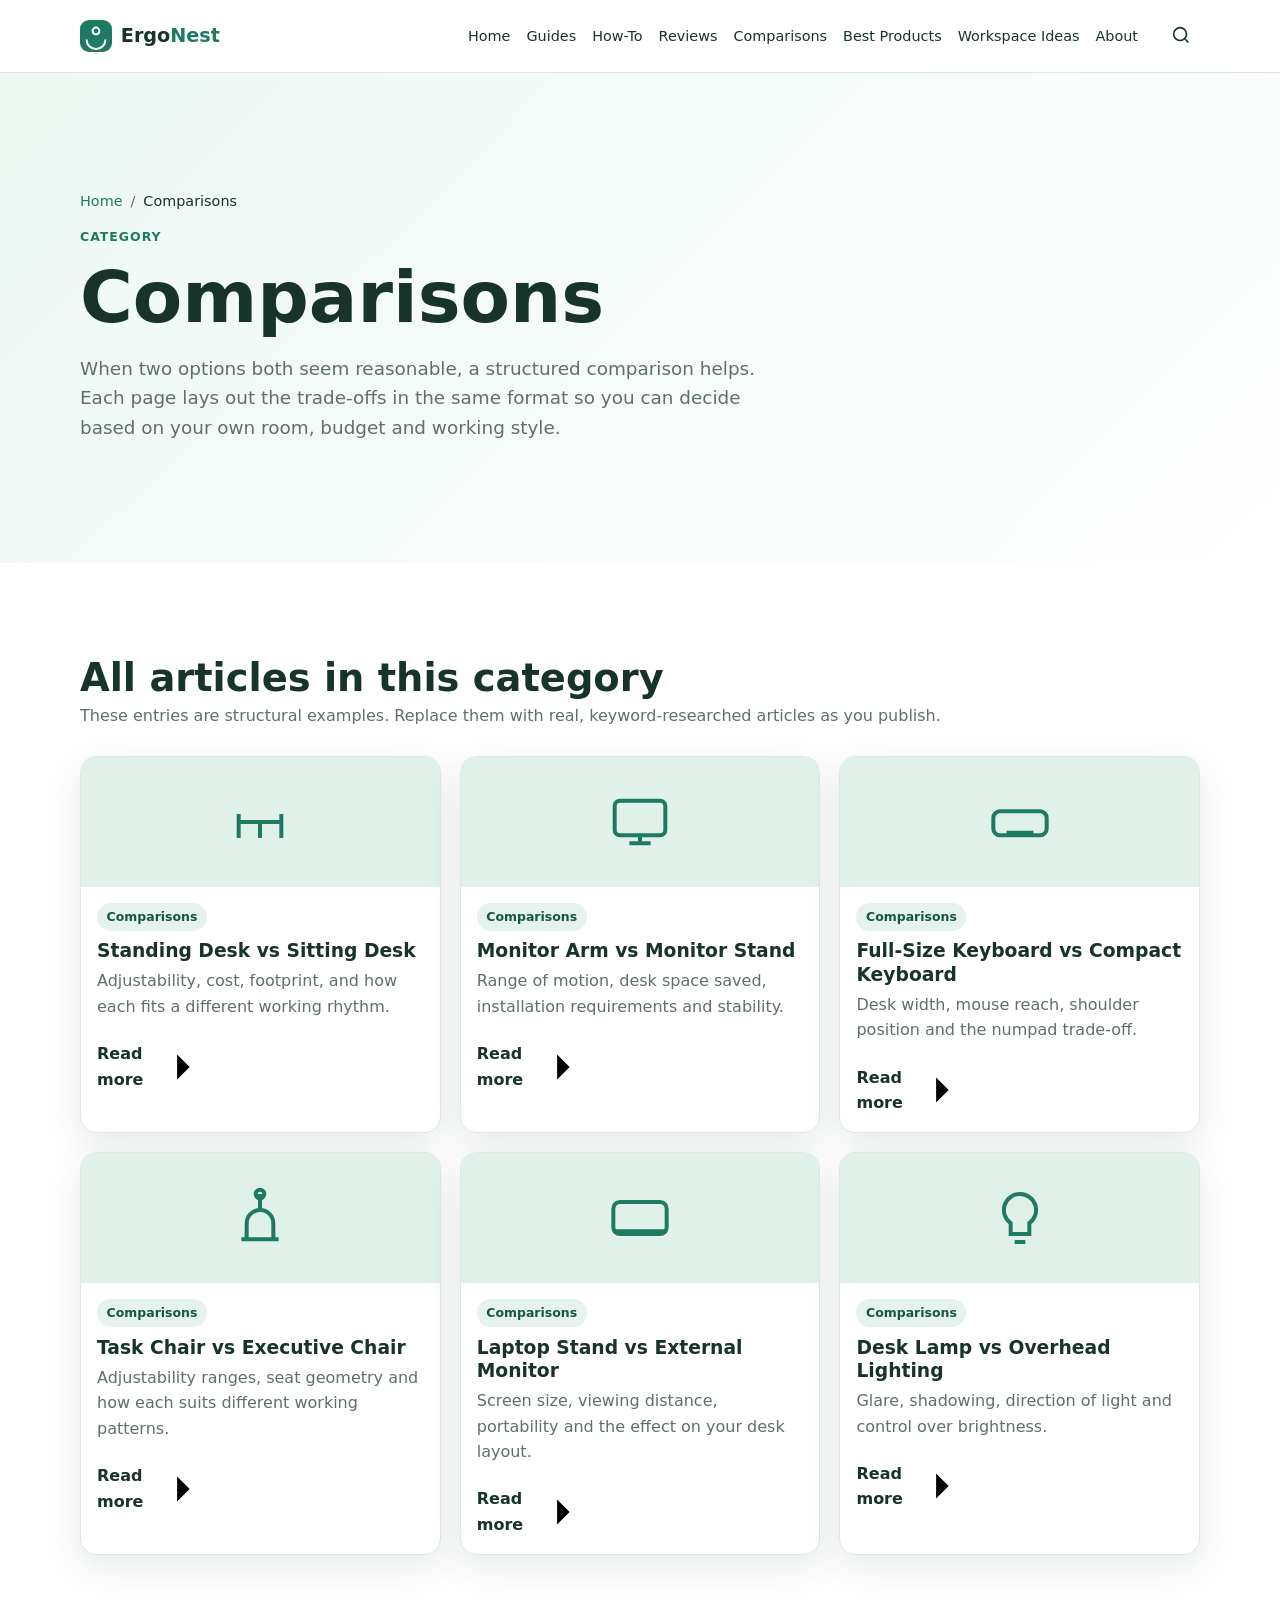
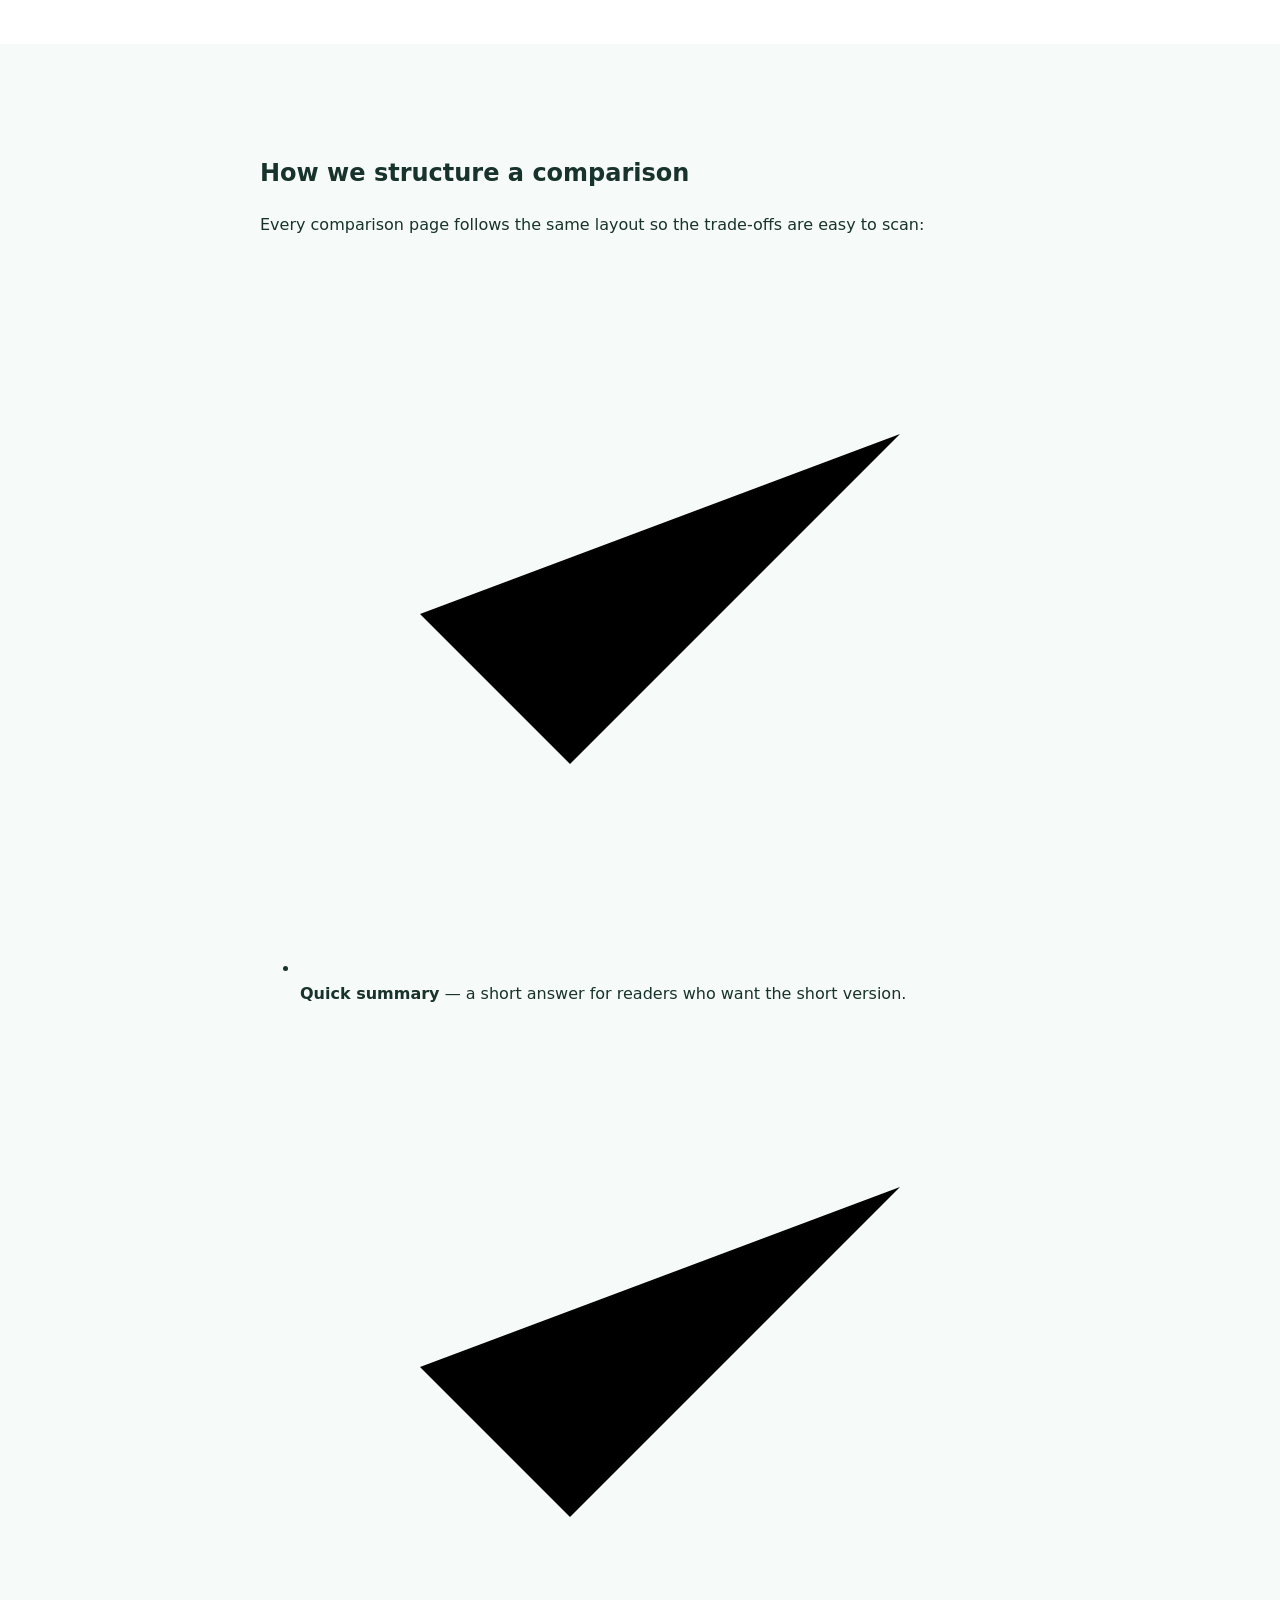
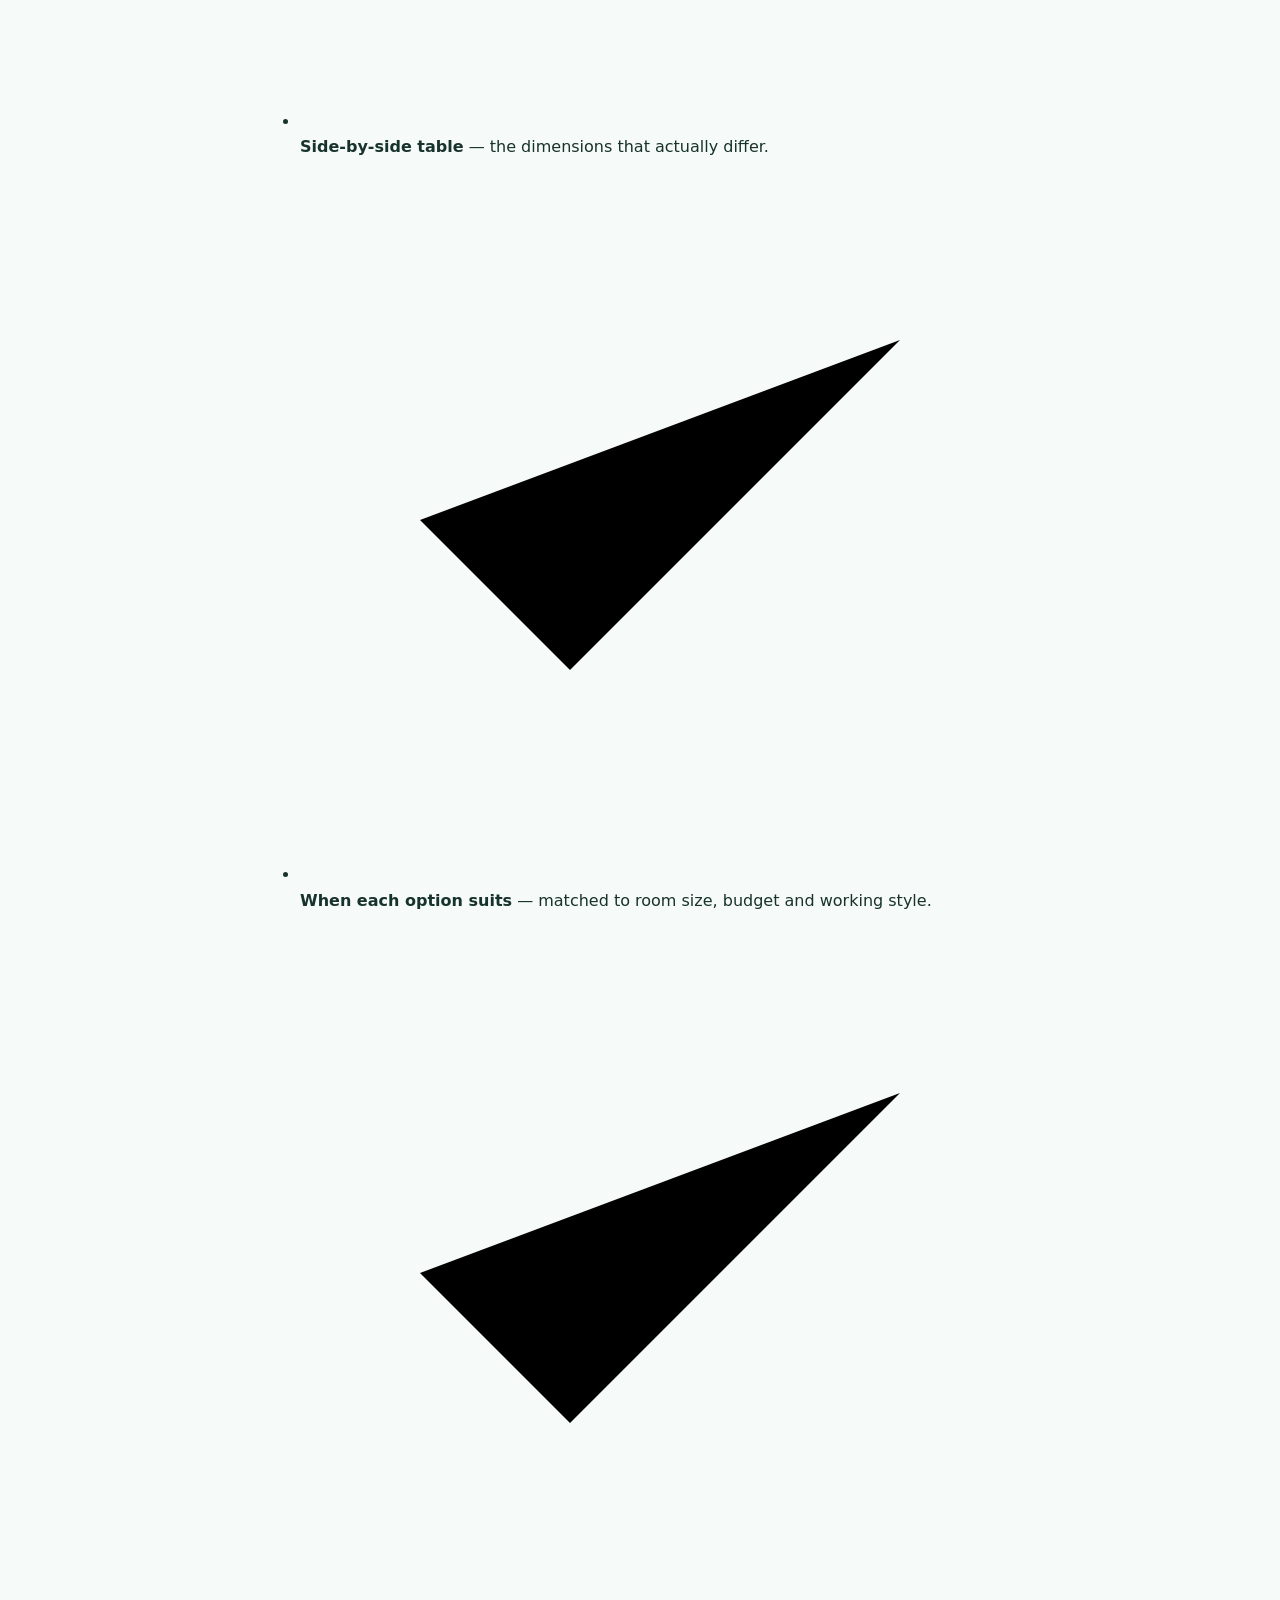
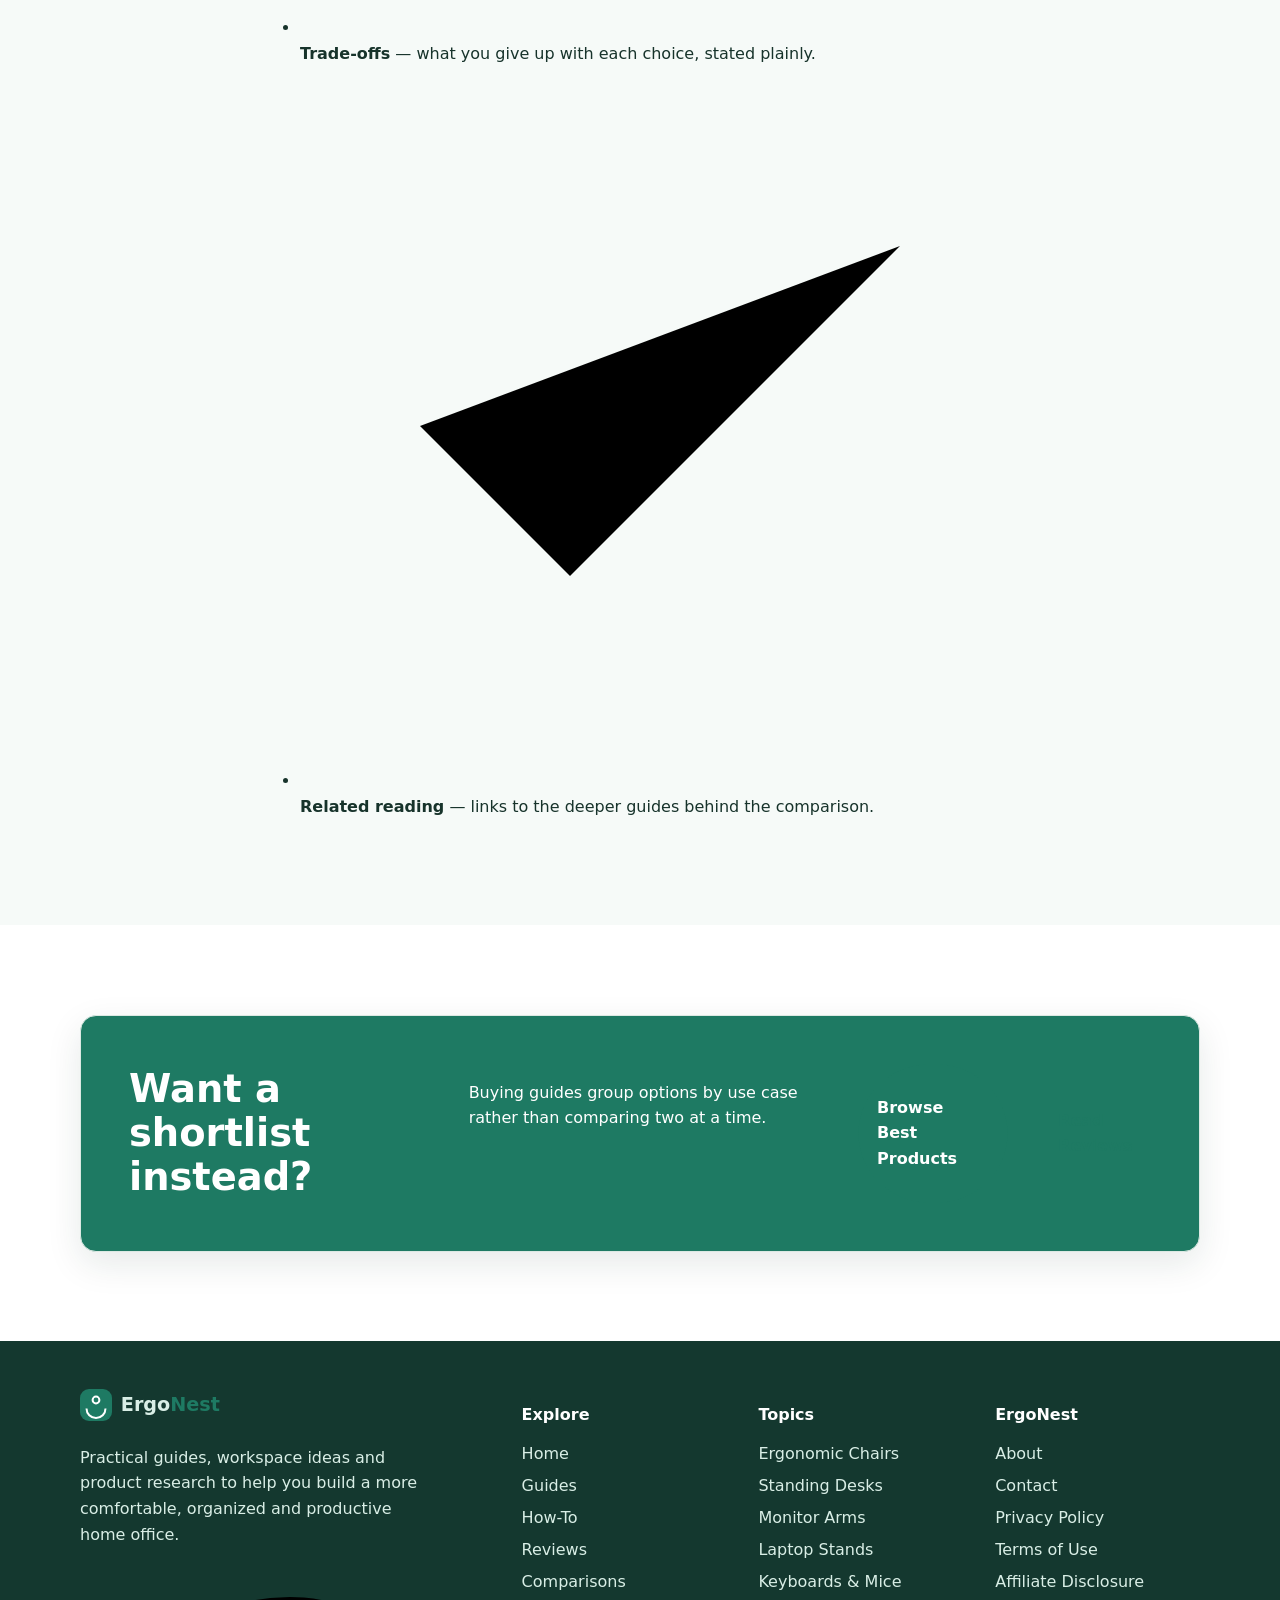
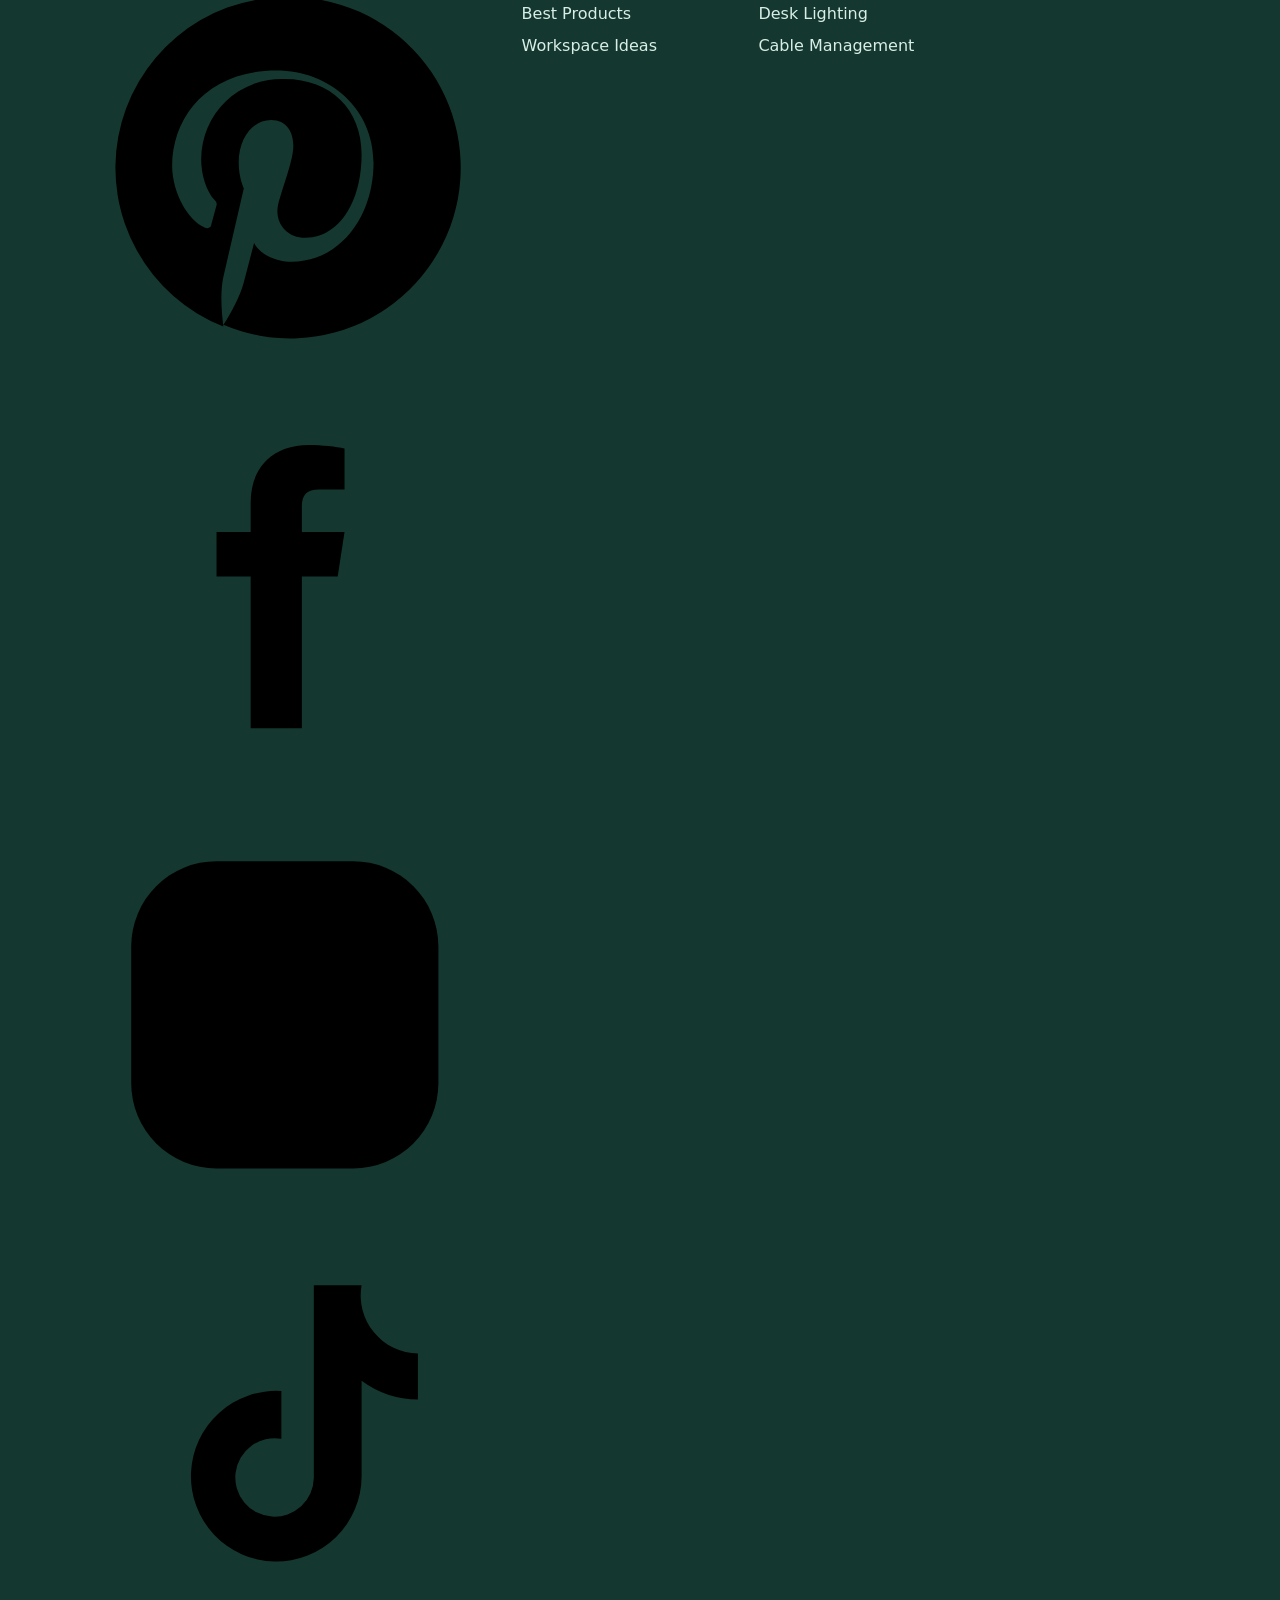
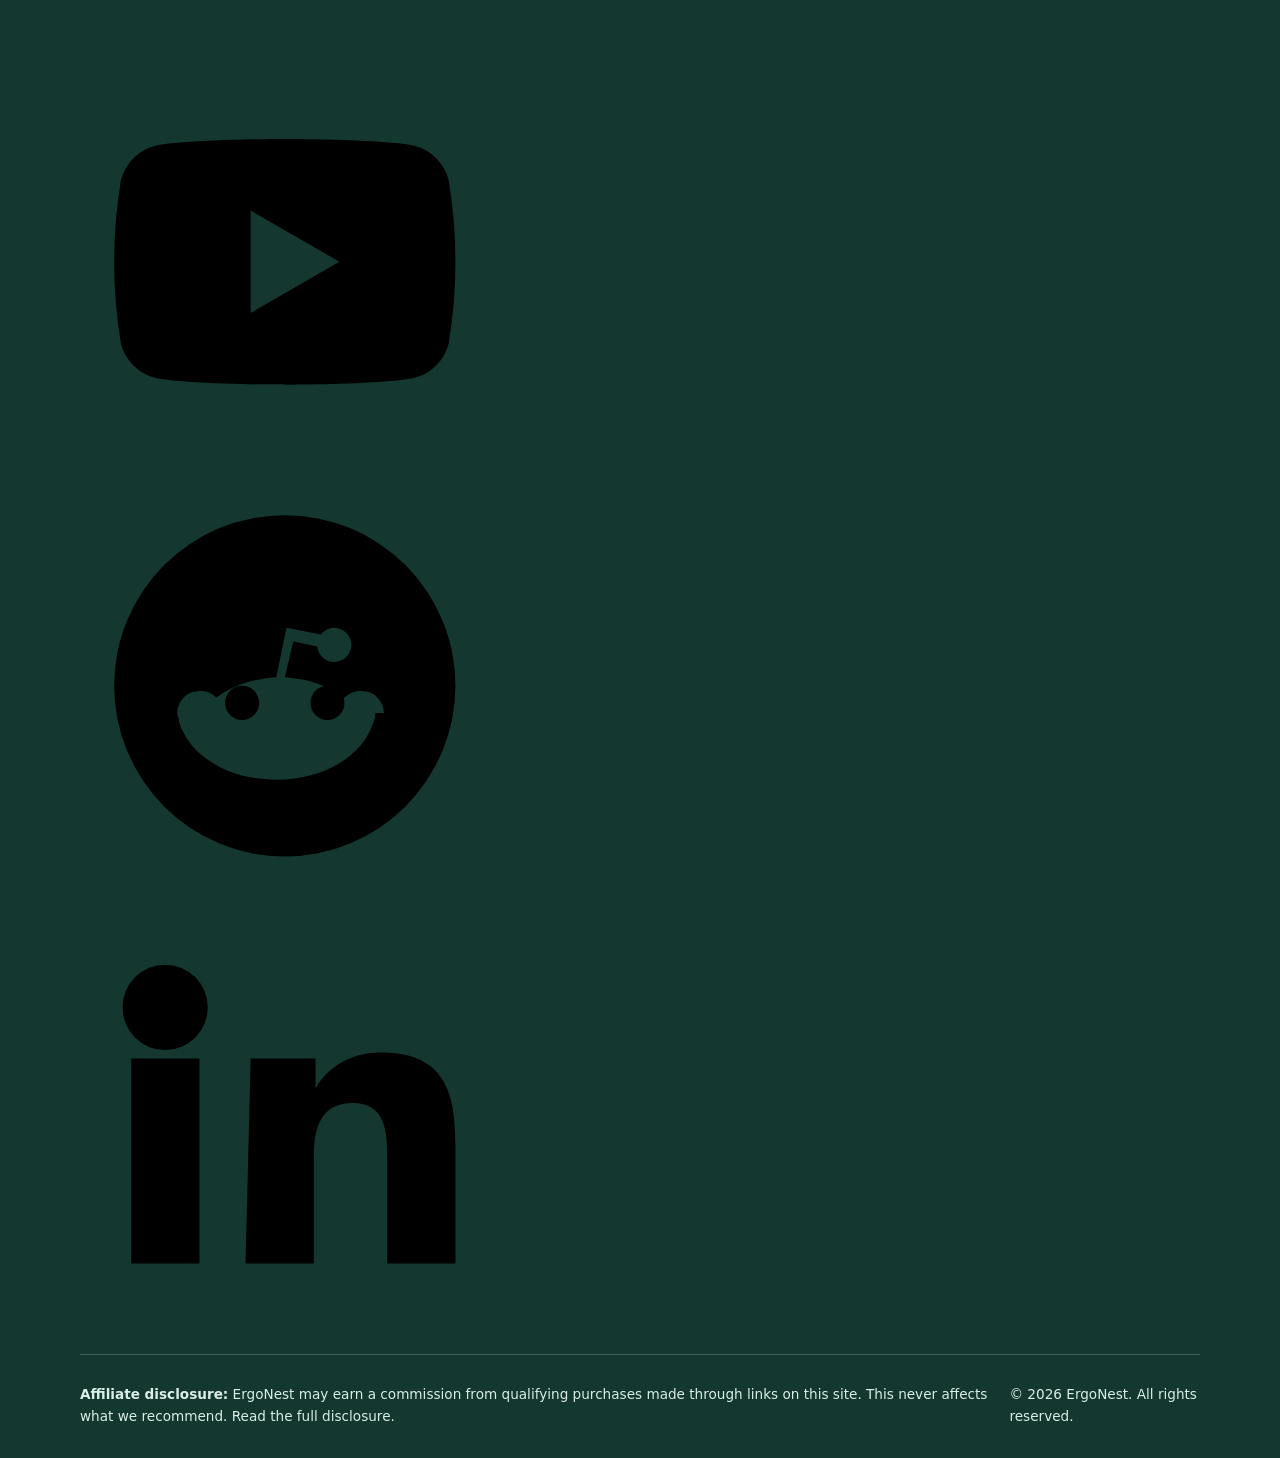
<file: comparisons.html>
<!DOCTYPE html>
<html lang="en">
<head>
<meta charset="utf-8">
<meta name="viewport" content="width=device-width, initial-scale=1">
<meta name="theme-color" content="#1E7A63">

<title>Comparisons | X vs Y for Home Office Setup — ErgoNest</title>
<meta name="description" content="Side-by-side comparisons of ergonomic office options — standing vs sitting desks, monitor arms vs stands, and more.">
<link rel="canonical" href="https://YOUR-DOMAIN.example/comparisons.html">

<meta property="og:type" content="website">
<meta property="og:site_name" content="ErgoNest">
<meta property="og:title" content="Comparisons | X vs Y for Home Office Setup — ErgoNest">
<meta property="og:description" content="Side-by-side comparisons of ergonomic office options — standing vs sitting desks, monitor arms vs stands, and more.">
<meta property="og:url" content="https://YOUR-DOMAIN.example/comparisons.html">
<meta property="og:image" content="https://YOUR-DOMAIN.example/assets/img/og-default.svg">
<meta name="twitter:card" content="summary_large_image">

<link rel="icon" href="data:image/svg+xml,%3Csvg xmlns='http://www.w3.org/2000/svg' viewBox='0 0 32 32'%3E%3Crect width='32' height='32' rx='8' fill='%231E7A63'/%3E%3Ccircle cx='16' cy='11' r='3.4' fill='%23fff'/%3E%3Cpath d='M6.5 19.5a9.5 9.5 0 0 0 19 0' fill='none' stroke='%23fff' stroke-width='2.6' stroke-linecap='round'/%3E%3C/svg%3E">
<link rel="stylesheet" href="assets/css/style.css">

</head>

<body>
<a class="skip-link" href="#main">Skip to main content</a>

<header class="site-header" id="top">
  <div class="container header__inner">
    <a class="brand" href="index.html" aria-label="ErgoNest — home">
      <svg class="brand__mark" viewBox="0 0 32 32" aria-hidden="true" focusable="false">
        <rect class="brand__mark-bg" width="32" height="32" rx="9"/>
        <circle class="brand__mark-fg" cx="16" cy="11" r="3.4"/>
        <path class="brand__mark-line" d="M6.5 19.5a9.5 9.5 0 0 0 19 0"/>
      </svg>
      <span class="brand__name">Ergo<em>Nest</em></span>
    </a>

    <nav class="nav" id="primary-nav" aria-label="Primary">
      <ul class="nav__list">
        <li><a href="index.html">Home</a></li>
        <li><a href="guides.html">Guides</a></li>
        <li><a href="how-to.html">How-To</a></li>
        <li><a href="reviews.html">Reviews</a></li>
        <li><a href="comparisons.html" aria-current="page">Comparisons</a></li>
        <li><a href="best-products.html">Best Products</a></li>
        <li><a href="workspace-ideas.html">Workspace Ideas</a></li>
        <li><a href="about.html">About</a></li>
      </ul>
    </nav>

    <div class="header__actions">
      <button class="icon-btn" type="button" data-search-toggle aria-label="Open search" aria-expanded="false" aria-controls="site-search">
        <svg viewBox="0 0 24 24" aria-hidden="true" focusable="false"><circle cx="11" cy="11" r="7"/><path d="M20 20l-3.6-3.6"/></svg>
      </button>
      <button class="icon-btn nav-toggle" type="button" data-nav-toggle aria-label="Open menu" aria-expanded="false" aria-controls="primary-nav">
        <span class="nav-toggle__bars" aria-hidden="true"><i></i><i></i><i></i></span>
      </button>
    </div>
  </div>
</header>

<div class="search-overlay" id="site-search" hidden>
  <div class="search-overlay__panel" role="dialog" aria-modal="true" aria-label="Search ErgoNest">
    <form class="search-form" action="/search" method="get" role="search">
      <label class="sr-only" for="q">Search ErgoNest</label>
      <svg class="search-form__icon" viewBox="0 0 24 24" aria-hidden="true"><circle cx="11" cy="11" r="7"/><path d="M20 20l-3.6-3.6"/></svg>
      <input id="q" name="q" type="search" placeholder="Search guides, reviews, workspace ideas…" autocomplete="off">
      <button class="btn btn--primary btn--sm" type="submit">Search</button>
    </form>
    <p class="search-overlay__hint">Popular: <a href="how-to.html">monitor height</a>, <a href="guides.html">desk setup</a>, <a href="best-products.html">ergonomic chairs</a></p>
    <button class="search-overlay__close icon-btn" type="button" data-search-close aria-label="Close search">
      <svg viewBox="0 0 24 24" aria-hidden="true"><path d="M6 6l12 12M18 6L6 18"/></svg>
    </button>
  </div>
</div>

<main id="main">
<section class="page-hero">
    <div class="container">
      <nav aria-label="Breadcrumb">
        <ol class="breadcrumbs">
          <li><a href="index.html">Home</a></li>
          <li aria-current="page">Comparisons</li>
        </ol>
      </nav>
      <div class="page-hero__inner">
        <p class="eyebrow">Category</p>
        <h1>Comparisons</h1>
        <p class="page-hero__lead">When two options both seem reasonable, a structured comparison helps. Each page lays out the trade-offs in the same format so you can decide based on your own room, budget and working style.</p>
      </div>
    </div>
  </section>

  <section class="section">
    <div class="container">
      <div class="section__head">
        <div>
          <h2>All articles in this category</h2>
          <p class="section__sub">These entries are structural examples. Replace them with real, keyword-researched articles as you publish.</p>
        </div>
      </div>
      <div class="grid grid--3 grid--gap-lg">
        <article class="card">
          <a class="card__link" href="article.html">
            <div class="thumb thumb--desk" aria-hidden="true"><svg viewBox="0 0 24 24"><path d="M4 18V9M20 18V9M4 12h16"/><path d="M12 12v6"/></svg></div>
            <div class="card__body">
              <span class="chip">Comparisons</span>
              <h3 class="card__title">Standing Desk vs Sitting Desk</h3>
              <p class="card__excerpt">Adjustability, cost, footprint, and how each fits a different working rhythm.</p>
              <span class="card__more">Read more <svg viewBox="0 0 24 24" aria-hidden="true"><path d="M5 12h14M13 6l6 6-6 6"/></svg></span>
            </div>
          </a>
        </article>
        <article class="card">
          <a class="card__link" href="article.html">
            <div class="thumb thumb--monitor" aria-hidden="true"><svg viewBox="0 0 24 24"><rect x="2.5" y="4" width="19" height="13" rx="2"/><path d="M8 20h8M12 17v3"/></svg></div>
            <div class="card__body">
              <span class="chip">Comparisons</span>
              <h3 class="card__title">Monitor Arm vs Monitor Stand</h3>
              <p class="card__excerpt">Range of motion, desk space saved, installation requirements and stability.</p>
              <span class="card__more">Read more <svg viewBox="0 0 24 24" aria-hidden="true"><path d="M5 12h14M13 6l6 6-6 6"/></svg></span>
            </div>
          </a>
        </article>
        <article class="card">
          <a class="card__link" href="article.html">
            <div class="thumb thumb--input" aria-hidden="true"><svg viewBox="0 0 24 24"><rect x="2" y="8" width="20" height="9" rx="2.5"/><path d="M6 12h.01M10 12h.01M14 12h.01M18 12h.01M7 16h10"/></svg></div>
            <div class="card__body">
              <span class="chip">Comparisons</span>
              <h3 class="card__title">Full-Size Keyboard vs Compact Keyboard</h3>
              <p class="card__excerpt">Desk width, mouse reach, shoulder position and the numpad trade-off.</p>
              <span class="card__more">Read more <svg viewBox="0 0 24 24" aria-hidden="true"><path d="M5 12h14M13 6l6 6-6 6"/></svg></span>
            </div>
          </a>
        </article>
        <article class="card">
          <a class="card__link" href="article.html">
            <div class="thumb thumb--chairs" aria-hidden="true"><svg viewBox="0 0 24 24"><path d="M7 20v-6a5 5 0 0 1 10 0v6"/><path d="M5 20h14"/><path d="M12 3v6"/><circle cx="12" cy="3" r="1.6"/></svg></div>
            <div class="card__body">
              <span class="chip">Comparisons</span>
              <h3 class="card__title">Task Chair vs Executive Chair</h3>
              <p class="card__excerpt">Adjustability ranges, seat geometry and how each suits different working patterns.</p>
              <span class="card__more">Read more <svg viewBox="0 0 24 24" aria-hidden="true"><path d="M5 12h14M13 6l6 6-6 6"/></svg></span>
            </div>
          </a>
        </article>
        <article class="card">
          <a class="card__link" href="article.html">
            <div class="thumb thumb--input" aria-hidden="true"><svg viewBox="0 0 24 24"><rect x="2" y="6" width="20" height="12" rx="2.5"/><path d="M2 17h20"/></svg></div>
            <div class="card__body">
              <span class="chip">Comparisons</span>
              <h3 class="card__title">Laptop Stand vs External Monitor</h3>
              <p class="card__excerpt">Screen size, viewing distance, portability and the effect on your desk layout.</p>
              <span class="card__more">Read more <svg viewBox="0 0 24 24" aria-hidden="true"><path d="M5 12h14M13 6l6 6-6 6"/></svg></span>
            </div>
          </a>
        </article>
        <article class="card">
          <a class="card__link" href="article.html">
            <div class="thumb thumb--light" aria-hidden="true"><svg viewBox="0 0 24 24"><path d="M9 18h6M10 21h4"/><path d="M12 3a6 6 0 0 0-3.5 10.9V18h7v-4.1A6 6 0 0 0 12 3z"/></svg></div>
            <div class="card__body">
              <span class="chip">Comparisons</span>
              <h3 class="card__title">Desk Lamp vs Overhead Lighting</h3>
              <p class="card__excerpt">Glare, shadowing, direction of light and control over brightness.</p>
              <span class="card__more">Read more <svg viewBox="0 0 24 24" aria-hidden="true"><path d="M5 12h14M13 6l6 6-6 6"/></svg></span>
            </div>
          </a>
        </article>
      </div>
    </div>
  </section>

  <section class="section section--alt">
    <div class="container container--narrow">
      <h2>How we structure a comparison</h2>
      <p>Every comparison page follows the same layout so the trade-offs are easy to scan:</p>
      <ul class="checklist">
        <li><svg viewBox="0 0 24 24" aria-hidden="true"><path d="M20 6L9 17l-5-5"/></svg><span><strong>Quick summary</strong> — a short answer for readers who want the short version.</span></li>
        <li><svg viewBox="0 0 24 24" aria-hidden="true"><path d="M20 6L9 17l-5-5"/></svg><span><strong>Side-by-side table</strong> — the dimensions that actually differ.</span></li>
        <li><svg viewBox="0 0 24 24" aria-hidden="true"><path d="M20 6L9 17l-5-5"/></svg><span><strong>When each option suits</strong> — matched to room size, budget and working style.</span></li>
        <li><svg viewBox="0 0 24 24" aria-hidden="true"><path d="M20 6L9 17l-5-5"/></svg><span><strong>Trade-offs</strong> — what you give up with each choice, stated plainly.</span></li>
        <li><svg viewBox="0 0 24 24" aria-hidden="true"><path d="M20 6L9 17l-5-5"/></svg><span><strong>Related reading</strong> — links to the deeper guides behind the comparison.</span></li>
      </ul>
    </div>
  </section>
<section class="section">
    <div class="container">
      <div class="cta-box">
        <h2>Want a shortlist instead?</h2>
        <p>Buying guides group options by use case rather than comparing two at a time.</p>
        <a class="btn btn--primary" href="best-products.html">Browse Best Products</a> <a class="btn btn--ghost" href="reviews.html">Read Reviews</a>
      </div>
    </div>
  </section>
</main>

<footer class="site-footer">
  <div class="container footer__top">
    <div class="footer__brand">
      <a class="brand brand--footer" href="index.html" aria-label="ErgoNest — home">
        <svg class="brand__mark" viewBox="0 0 32 32" aria-hidden="true" focusable="false">
        <rect class="brand__mark-bg" width="32" height="32" rx="9"/>
        <circle class="brand__mark-fg" cx="16" cy="11" r="3.4"/>
        <path class="brand__mark-line" d="M6.5 19.5a9.5 9.5 0 0 0 19 0"/>
      </svg>
        <span class="brand__name">Ergo<em>Nest</em></span>
      </a>
      <p class="footer__desc">Practical guides, workspace ideas and product research to help you build a more comfortable, organized and productive home office.</p>
      <ul class="social" aria-label="ErgoNest on social media">
        <li><a href="#" aria-label="Pinterest"><svg viewBox="0 0 24 24" aria-hidden="true"><path d="M12 2a10 10 0 0 0-3.6 19.3c-.1-.8-.2-2 0-2.9l1.2-5.2s-.3-.6-.3-1.5c0-1.4.8-2.5 1.9-2.5.9 0 1.3.7 1.3 1.5 0 .9-.6 2.3-.9 3.5-.2 1 .5 1.9 1.6 1.9 1.9 0 3.3-2 3.3-4.9 0-2.6-1.8-4.4-4.5-4.4a4.7 4.7 0 0 0-4.9 4.7c0 .9.3 1.9.8 2.4a.3.3 0 0 1 .1.3l-.3 1.1c0 .2-.2.3-.4.2-1.1-.5-1.9-2.2-1.9-3.6 0-2.9 2.1-5.6 6.1-5.6 3.2 0 5.7 2.3 5.7 5.4 0 3.2-2 5.8-4.8 5.8-1 0-1.9-.5-2.2-1.1l-.6 2.3c-.2.8-.8 1.9-1.2 2.5A10 10 0 1 0 12 2z"/></svg></a></li>
        <li><a href="#" aria-label="Facebook"><svg viewBox="0 0 24 24" aria-hidden="true"><path d="M13 8.5V7c0-.7.3-1 1-1h1.5V3.6c-.5-.1-1.3-.2-2.1-.2-2 0-3.4 1.2-3.4 3.4v1.7H8v2.6h2V20h3v-8.9h2.1l.4-2.6H13z"/></svg></a></li>
        <li><a href="#" aria-label="Instagram"><svg viewBox="0 0 24 24" aria-hidden="true"><rect class="icon-stroke" x="3" y="3" width="18" height="18" rx="5"/><circle class="icon-stroke" cx="12" cy="12" r="4"/><circle cx="17.2" cy="6.8" r="1.3"/></svg></a></li>
        <li><a href="#" aria-label="TikTok"><svg viewBox="0 0 24 24" aria-hidden="true"><path d="M16.5 3h-2.8v11.3a2.3 2.3 0 1 1-1.9-2.3V9.2a5 5 0 1 0 4.7 5V8.6a5.6 5.6 0 0 0 3.3 1.1V7a3.4 3.4 0 0 1-3.3-4z"/></svg></a></li>
        <li><a href="#" aria-label="YouTube"><svg viewBox="0 0 24 24" aria-hidden="true"><path d="M21.6 7.2a2.8 2.8 0 0 0-2-2C17.9 4.8 12 4.8 12 4.8s-5.9 0-7.6.4a2.8 2.8 0 0 0-2 2A29 29 0 0 0 2 12a29 29 0 0 0 .4 4.8 2.8 2.8 0 0 0 2 2c1.7.4 7.6.4 7.6.4s5.9 0 7.6-.4a2.8 2.8 0 0 0 2-2A29 29 0 0 0 22 12a29 29 0 0 0-.4-4.8zM10 15V9l5.2 3z"/></svg></a></li>
        <li><a href="#" aria-label="Reddit"><svg viewBox="0 0 24 24" aria-hidden="true"><path d="M12 2a10 10 0 1 0 0 20 10 10 0 0 0 0-20zm5.3 11.6c0 .2 0 .3-.1.5-.6 2-2.9 3.4-5.7 3.4s-5.1-1.4-5.7-3.4c0-.2-.1-.3-.1-.5a1.3 1.3 0 0 1 1.3-1.3c.4 0 .7.1 1 .4.9-.7 2.1-1.1 3.5-1.2l.6-2.9 2 .4a1 1 0 1 1-.2.7l-1.4-.3-.5 2.1c1.4.1 2.6.5 3.5 1.2.3-.3.6-.4 1-.4a1.3 1.3 0 0 1 1.3 1.3zM9.5 12a1 1 0 1 0 0 2 1 1 0 0 0 0-2zm5 0a1 1 0 1 0 0 2 1 1 0 0 0 0-2z"/></svg></a></li>
        <li><a href="#" aria-label="LinkedIn"><svg viewBox="0 0 24 24" aria-hidden="true"><path d="M4.98 3.5A2.5 2.5 0 1 0 5 8.5a2.5 2.5 0 0 0-.02-5zM3 9h4v12H3zM10 9h3.8v1.7h.05c.53-1 1.83-2.05 3.77-2.05C21.4 8.65 22 11 22 14.1V21h-4v-6.1c0-1.45-.03-3.3-2-3.3s-2.3 1.57-2.3 3.2V21h-4z"/></svg></a></li>
      </ul>
    </div>

    <nav class="footer__col" aria-labelledby="footer-explore">
      <h2 id="footer-explore" class="footer__title">Explore</h2>
      <ul>
        <li><a href="index.html">Home</a></li>
        <li><a href="guides.html">Guides</a></li>
        <li><a href="how-to.html">How-To</a></li>
        <li><a href="reviews.html">Reviews</a></li>
        <li><a href="comparisons.html">Comparisons</a></li>
        <li><a href="best-products.html">Best Products</a></li>
        <li><a href="workspace-ideas.html">Workspace Ideas</a></li>
      </ul>
    </nav>

    <nav class="footer__col" aria-labelledby="footer-topics">
      <h2 id="footer-topics" class="footer__title">Topics</h2>
      <ul>
        <li><a href="guides.html">Ergonomic Chairs</a></li>
        <li><a href="guides.html">Standing Desks</a></li>
        <li><a href="guides.html">Monitor Arms</a></li>
        <li><a href="guides.html">Laptop Stands</a></li>
        <li><a href="guides.html">Keyboards &amp; Mice</a></li>
        <li><a href="guides.html">Desk Lighting</a></li>
        <li><a href="guides.html">Cable Management</a></li>
      </ul>
    </nav>

    <nav class="footer__col" aria-labelledby="footer-company">
      <h2 id="footer-company" class="footer__title">ErgoNest</h2>
      <ul>
        <li><a href="about.html">About</a></li>
        <li><a href="contact.html">Contact</a></li>
        <li><a href="privacy-policy.html">Privacy Policy</a></li>
        <li><a href="terms.html">Terms of Use</a></li>
        <li><a href="affiliate-disclosure.html">Affiliate Disclosure</a></li>
      </ul>
    </nav>
  </div>

  <div class="container footer__bottom">
    <p class="footer__disclosure"><strong>Affiliate disclosure:</strong> ErgoNest may earn a commission from qualifying purchases made through links on this site. This never affects what we recommend. <a href="affiliate-disclosure.html">Read the full disclosure</a>.</p>
    <p class="footer__copy">© <span data-year>2026</span> ErgoNest. All rights reserved.</p>
  </div>
</footer>

<script src="assets/js/main.js" defer></script>
</body>
</html>
</file>
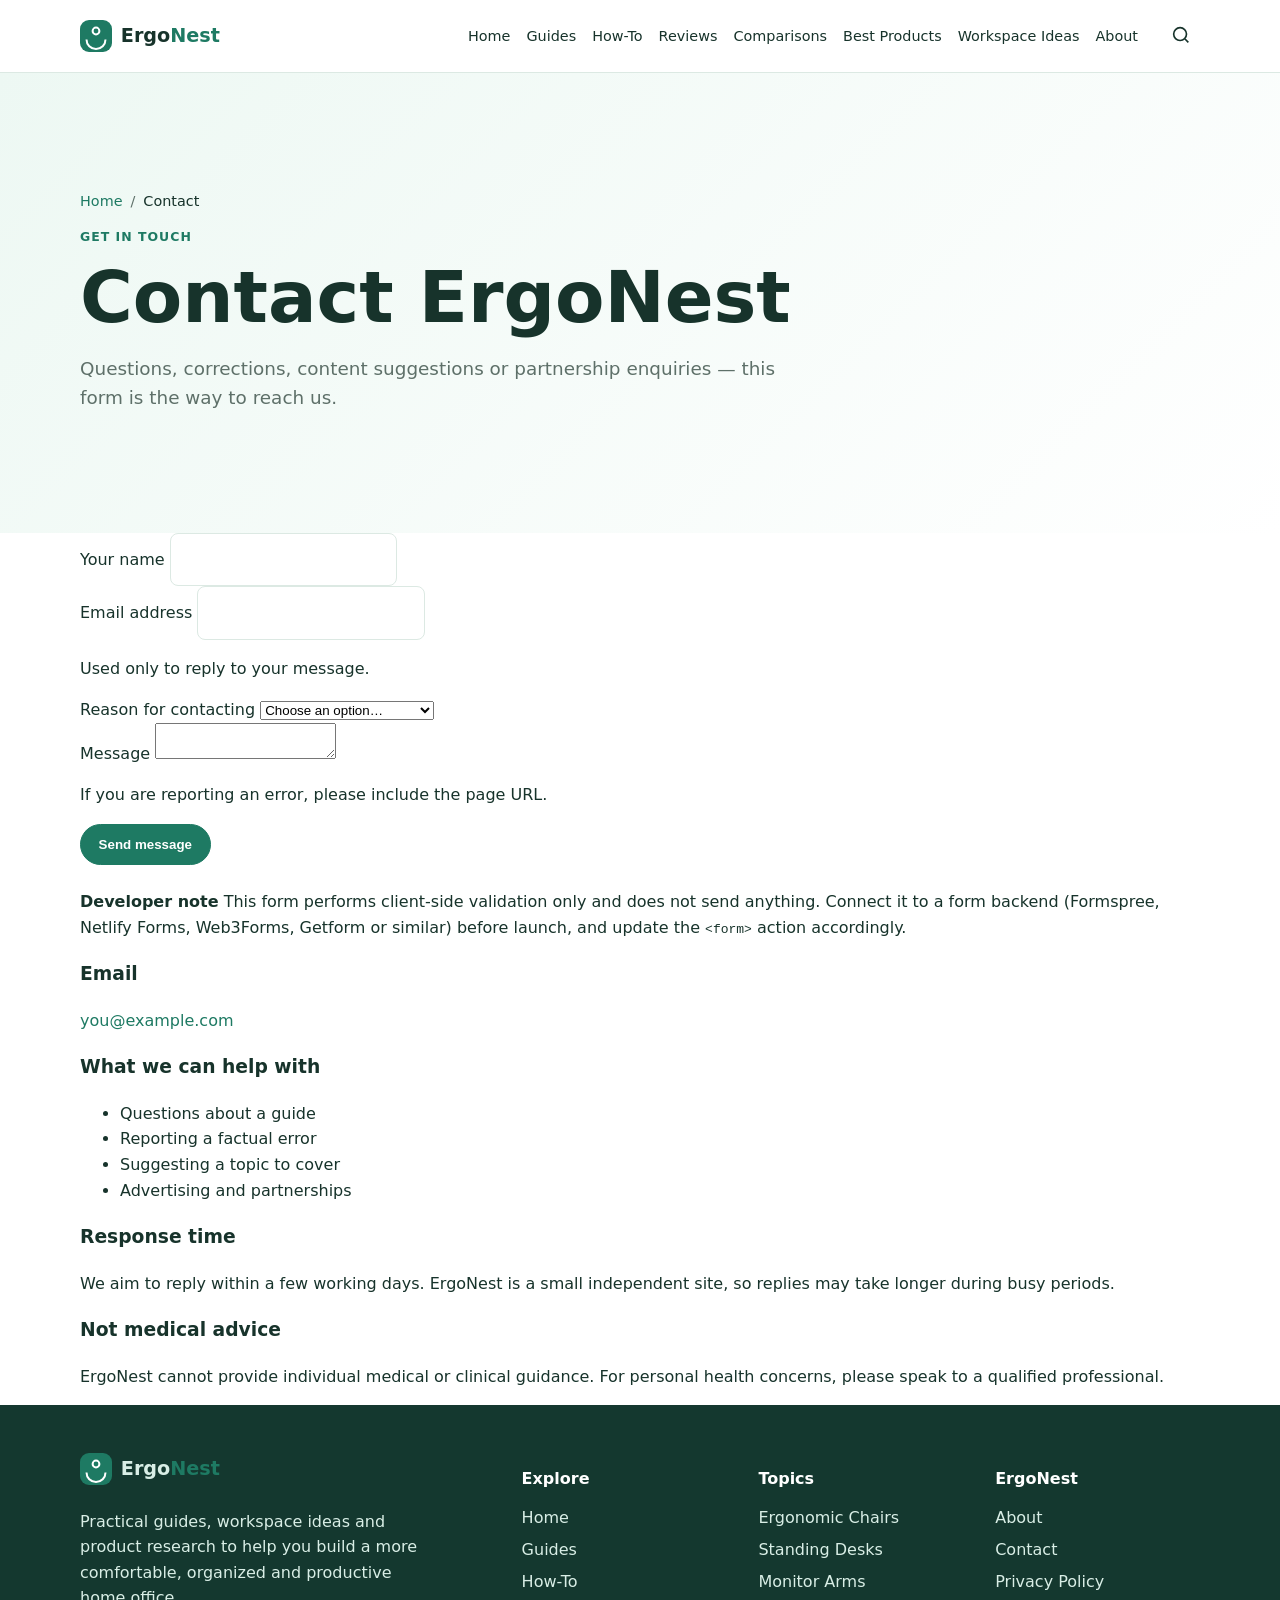
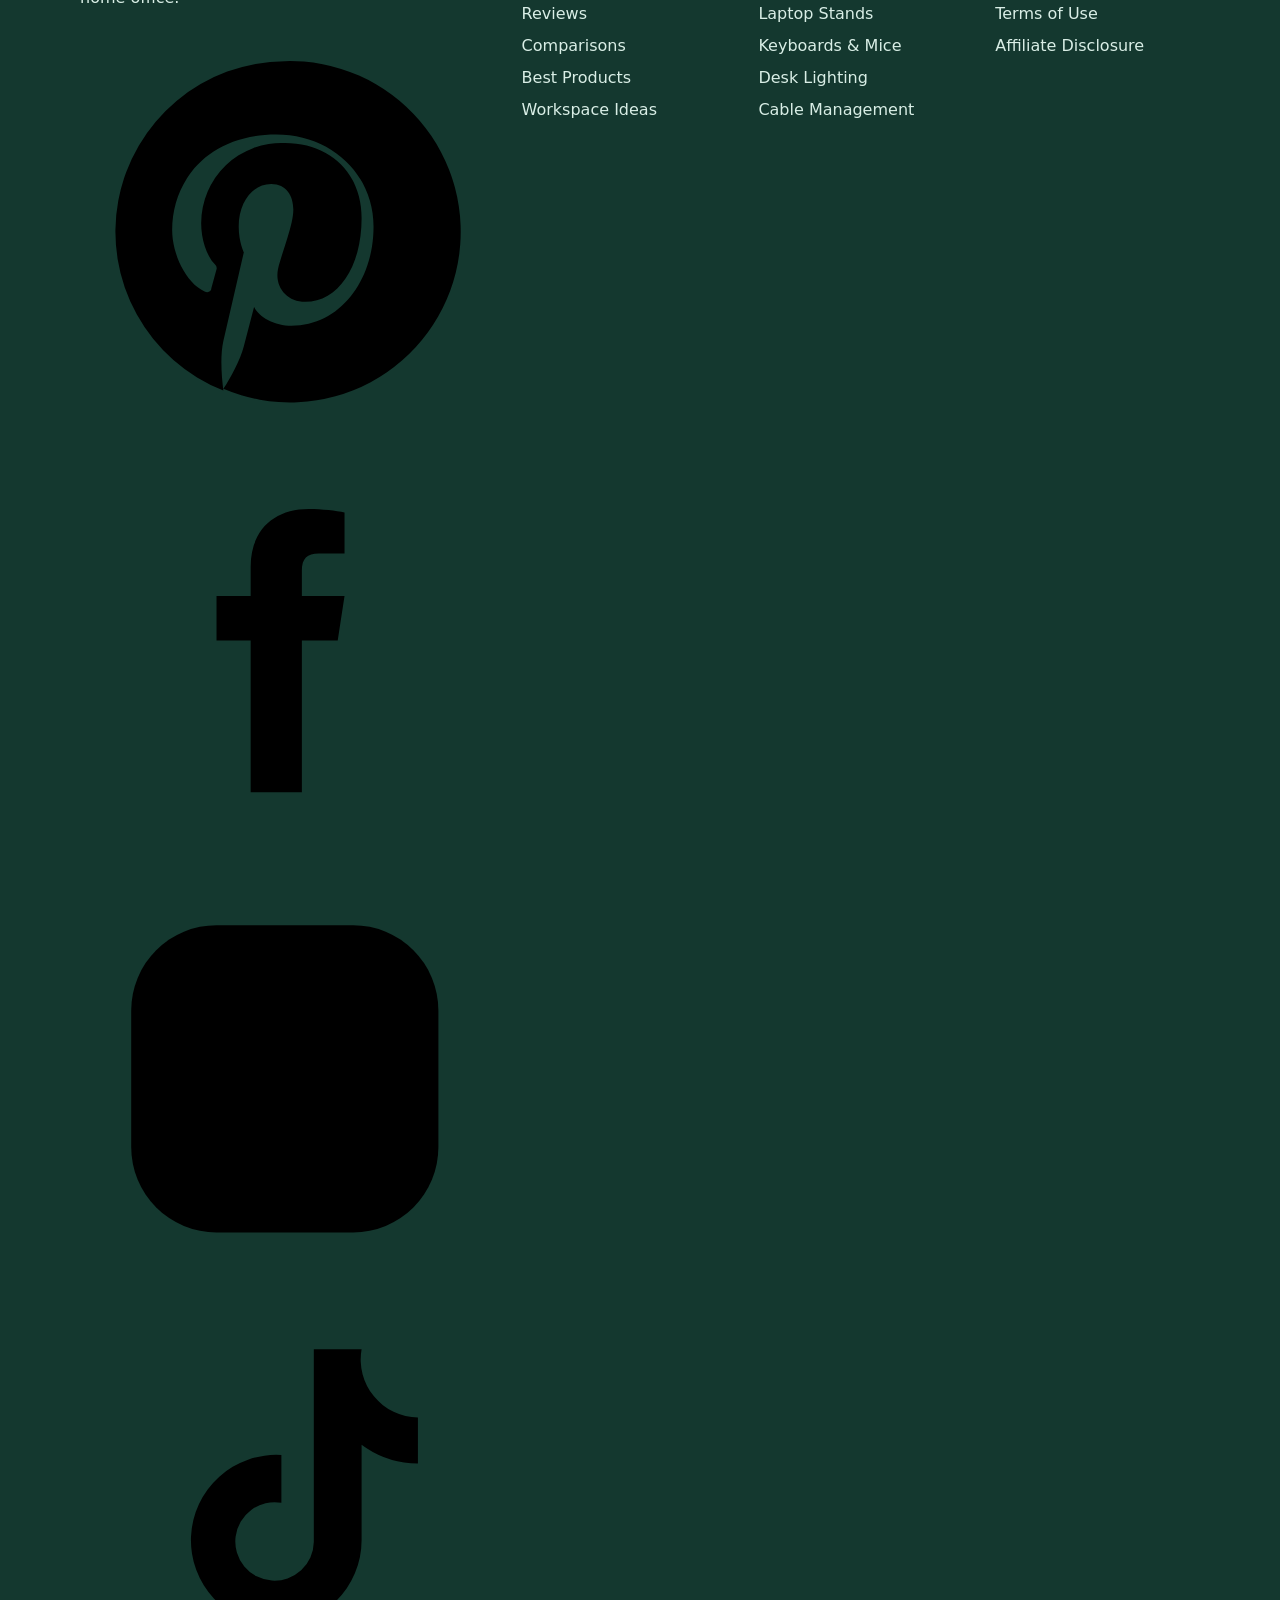
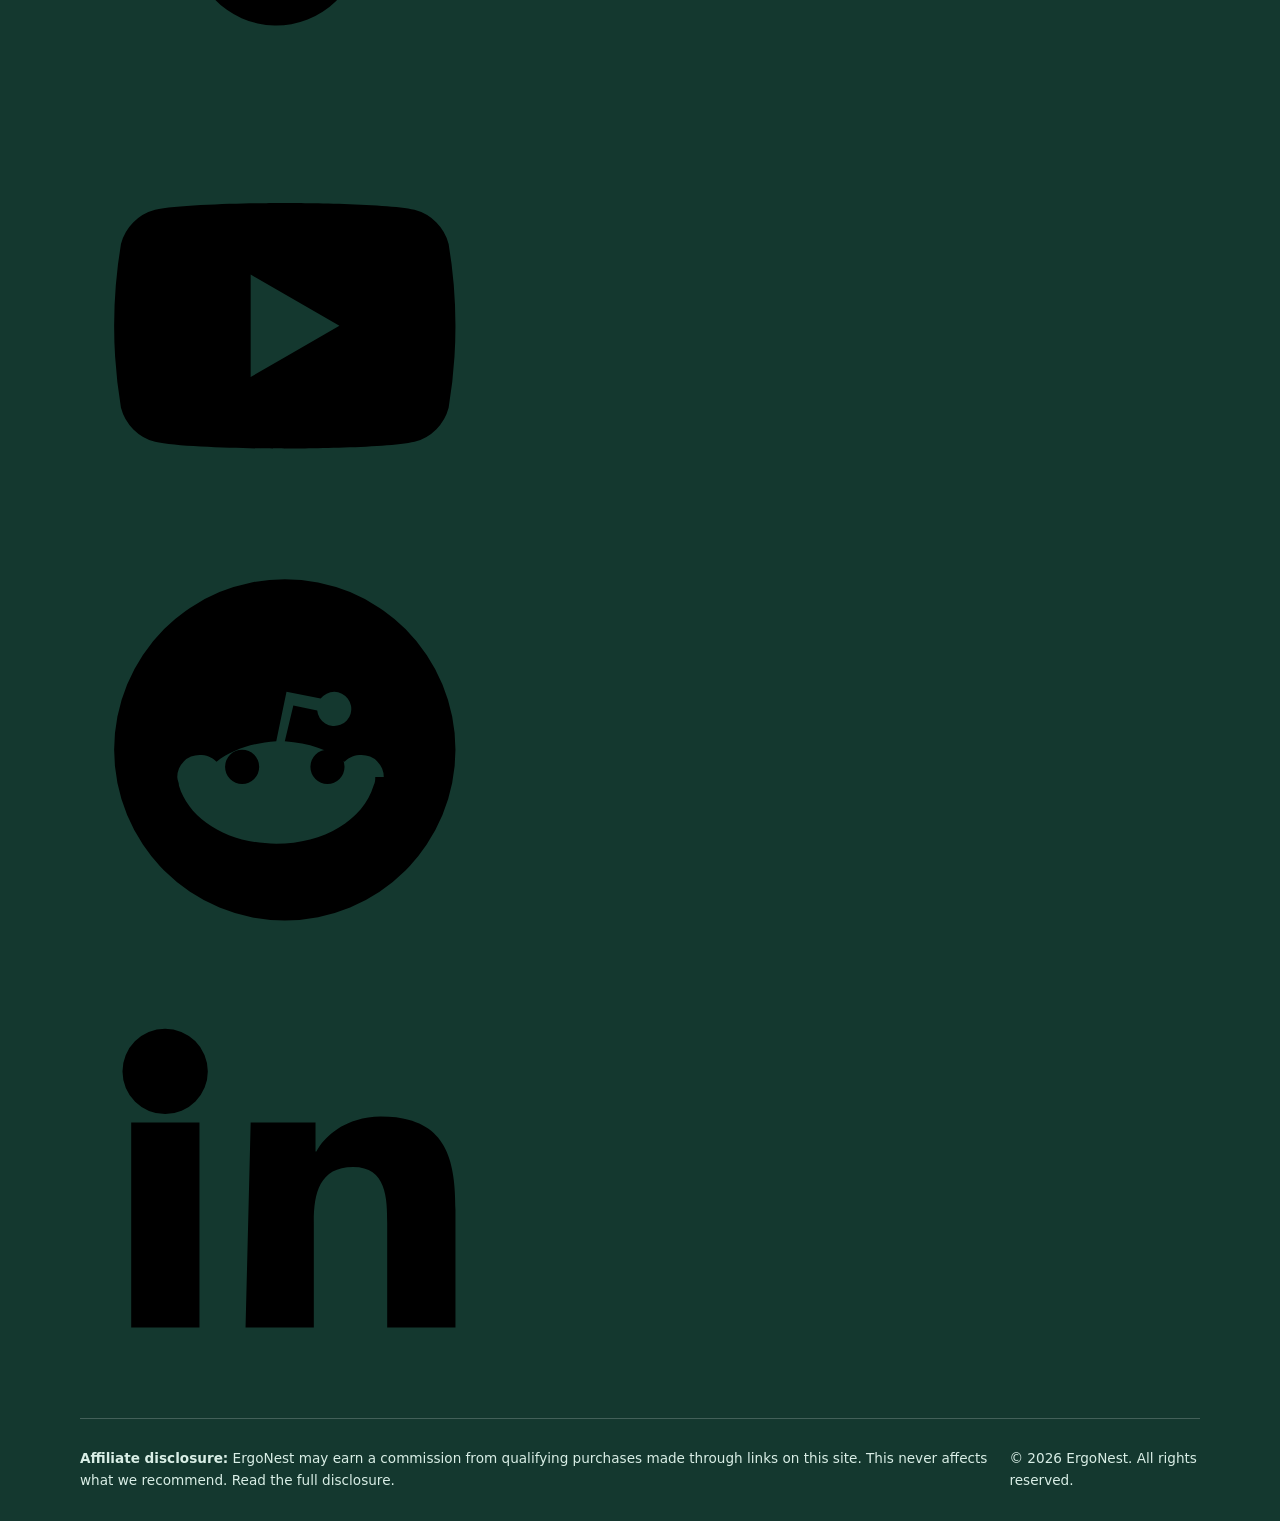
<file: contact.html>
<!DOCTYPE html>
<html lang="en">
<head>
<meta charset="utf-8">
<meta name="viewport" content="width=device-width, initial-scale=1">
<meta name="theme-color" content="#1E7A63">

<title>Contact ErgoNest | Questions, Corrections and Feedback</title>
<meta name="description" content="Contact ErgoNest with questions, corrections, content suggestions or partnership enquiries.">
<link rel="canonical" href="https://YOUR-DOMAIN.example/contact.html">

<meta property="og:type" content="website">
<meta property="og:site_name" content="ErgoNest">
<meta property="og:title" content="Contact ErgoNest | Questions, Corrections and Feedback">
<meta property="og:description" content="Contact ErgoNest with questions, corrections, content suggestions or partnership enquiries.">
<meta property="og:url" content="https://YOUR-DOMAIN.example/contact.html">
<meta property="og:image" content="https://YOUR-DOMAIN.example/assets/img/og-default.svg">
<meta name="twitter:card" content="summary_large_image">

<link rel="icon" href="data:image/svg+xml,%3Csvg xmlns='http://www.w3.org/2000/svg' viewBox='0 0 32 32'%3E%3Crect width='32' height='32' rx='8' fill='%231E7A63'/%3E%3Ccircle cx='16' cy='11' r='3.4' fill='%23fff'/%3E%3Cpath d='M6.5 19.5a9.5 9.5 0 0 0 19 0' fill='none' stroke='%23fff' stroke-width='2.6' stroke-linecap='round'/%3E%3C/svg%3E">
<link rel="stylesheet" href="assets/css/style.css">
<script type="application/ld+json">
{
  "@context": "https://schema.org",
  "@type": "ContactPage",
  "name": "Contact ErgoNest",
  "url": "https://YOUR-DOMAIN.example/contact.html",
  "isPartOf": { "@id": "https://YOUR-DOMAIN.example/#website" },
  "breadcrumb": {
    "@type": "BreadcrumbList",
    "itemListElement": [
      { "@type": "ListItem", "position": 1, "name": "Home", "item": "https://YOUR-DOMAIN.example/" },
      { "@type": "ListItem", "position": 2, "name": "Contact", "item": "https://YOUR-DOMAIN.example/contact.html" }
    ]
  }
}
</script>
</head>

<body>
<a class="skip-link" href="#main">Skip to main content</a>

<header class="site-header" id="top">
  <div class="container header__inner">
    <a class="brand" href="index.html" aria-label="ErgoNest — home">
      <svg class="brand__mark" viewBox="0 0 32 32" aria-hidden="true" focusable="false">
        <rect class="brand__mark-bg" width="32" height="32" rx="9"/>
        <circle class="brand__mark-fg" cx="16" cy="11" r="3.4"/>
        <path class="brand__mark-line" d="M6.5 19.5a9.5 9.5 0 0 0 19 0"/>
      </svg>
      <span class="brand__name">Ergo<em>Nest</em></span>
    </a>

    <nav class="nav" id="primary-nav" aria-label="Primary">
      <ul class="nav__list">
        <li><a href="index.html">Home</a></li>
        <li><a href="guides.html">Guides</a></li>
        <li><a href="how-to.html">How-To</a></li>
        <li><a href="reviews.html">Reviews</a></li>
        <li><a href="comparisons.html">Comparisons</a></li>
        <li><a href="best-products.html">Best Products</a></li>
        <li><a href="workspace-ideas.html">Workspace Ideas</a></li>
        <li><a href="about.html">About</a></li>
      </ul>
    </nav>

    <div class="header__actions">
      <button class="icon-btn" type="button" data-search-toggle aria-label="Open search" aria-expanded="false" aria-controls="site-search">
        <svg viewBox="0 0 24 24" aria-hidden="true" focusable="false"><circle cx="11" cy="11" r="7"/><path d="M20 20l-3.6-3.6"/></svg>
      </button>
      <button class="icon-btn nav-toggle" type="button" data-nav-toggle aria-label="Open menu" aria-expanded="false" aria-controls="primary-nav">
        <span class="nav-toggle__bars" aria-hidden="true"><i></i><i></i><i></i></span>
      </button>
    </div>
  </div>
</header>

<div class="search-overlay" id="site-search" hidden>
  <div class="search-overlay__panel" role="dialog" aria-modal="true" aria-label="Search ErgoNest">
    <form class="search-form" action="/search" method="get" role="search">
      <label class="sr-only" for="q">Search ErgoNest</label>
      <svg class="search-form__icon" viewBox="0 0 24 24" aria-hidden="true"><circle cx="11" cy="11" r="7"/><path d="M20 20l-3.6-3.6"/></svg>
      <input id="q" name="q" type="search" placeholder="Search guides, reviews, workspace ideas…" autocomplete="off">
      <button class="btn btn--primary btn--sm" type="submit">Search</button>
    </form>
    <p class="search-overlay__hint">Popular: <a href="how-to.html">monitor height</a>, <a href="guides.html">desk setup</a>, <a href="best-products.html">ergonomic chairs</a></p>
    <button class="search-overlay__close icon-btn" type="button" data-search-close aria-label="Close search">
      <svg viewBox="0 0 24 24" aria-hidden="true"><path d="M6 6l12 12M18 6L6 18"/></svg>
    </button>
  </div>
</div>

<main id="main">
<section class="page-hero">
    <div class="container">
      <nav aria-label="Breadcrumb">
        <ol class="breadcrumbs">
          <li><a href="index.html">Home</a></li>
          <li aria-current="page">Contact</li>
        </ol>
      </nav>
      <div class="page-hero__inner">
        <p class="eyebrow">Get in touch</p>
        <h1>Contact ErgoNest</h1>
        <p class="page-hero__lead">Questions, corrections, content suggestions or partnership enquiries — this form is the way to reach us.</p>
      </div>
    </div>
  </section>

  <div class="contact-layout container">

    <div>
      <form class="contact-form" data-contact-form novalidate>
        <div class="form-field">
          <label for="contact-name">Your name</label>
          <input id="contact-name" name="name" type="text" autocomplete="name" required>
        </div>

        <div class="form-field">
          <label for="contact-email">Email address</label>
          <input id="contact-email" name="email" type="email" autocomplete="email" required>
          <p class="form-help">Used only to reply to your message.</p>
        </div>

        <div class="form-field">
          <label for="contact-reason">Reason for contacting</label>
          <select id="contact-reason" name="reason" required>
            <option value="">Choose an option&hellip;</option>
            <option value="question">General question</option>
            <option value="correction">Correction or factual error</option>
            <option value="suggestion">Content suggestion</option>
            <option value="partnership">Partnership or advertising</option>
            <option value="other">Something else</option>
          </select>
        </div>

        <div class="form-field">
          <label for="contact-message">Message</label>
          <textarea id="contact-message" name="message" required></textarea>
          <p class="form-help">If you are reporting an error, please include the page URL.</p>
        </div>

        <div>
          <button class="btn btn--primary btn--lg" type="submit">Send message</button>
        </div>

        <p class="form-status" data-contact-status hidden></p>
      </form>

      <div class="placeholder-note" style="margin-top:24px;">
        <strong>Developer note</strong>
        This form performs client-side validation only and does not send anything. Connect it to a form backend (Formspree, Netlify Forms, Web3Forms, Getform or similar) before launch, and update the <code>&lt;form&gt;</code> action accordingly.
      </div>
    </div>

    <aside class="contact-aside">
      <div class="info-card">
        <h3>Email</h3>
        <p><a href="mailto:you@example.com">you@example.com</a></p>
      </div>

      <div class="info-card">
        <h3>What we can help with</h3>
        <ul>
          <li>Questions about a guide</li>
          <li>Reporting a factual error</li>
          <li>Suggesting a topic to cover</li>
          <li>Advertising and partnerships</li>
        </ul>
      </div>

      <div class="info-card">
        <h3>Response time</h3>
        <p>We aim to reply within a few working days. ErgoNest is a small independent site, so replies may take longer during busy periods.</p>
      </div>

      <div class="info-card">
        <h3>Not medical advice</h3>
        <p>ErgoNest cannot provide individual medical or clinical guidance. For personal health concerns, please speak to a qualified professional.</p>
      </div>
    </aside>

  </div>

</main>

<footer class="site-footer">
  <div class="container footer__top">
    <div class="footer__brand">
      <a class="brand brand--footer" href="index.html" aria-label="ErgoNest — home">
        <svg class="brand__mark" viewBox="0 0 32 32" aria-hidden="true" focusable="false">
        <rect class="brand__mark-bg" width="32" height="32" rx="9"/>
        <circle class="brand__mark-fg" cx="16" cy="11" r="3.4"/>
        <path class="brand__mark-line" d="M6.5 19.5a9.5 9.5 0 0 0 19 0"/>
      </svg>
        <span class="brand__name">Ergo<em>Nest</em></span>
      </a>
      <p class="footer__desc">Practical guides, workspace ideas and product research to help you build a more comfortable, organized and productive home office.</p>
      <ul class="social" aria-label="ErgoNest on social media">
        <li><a href="#" aria-label="Pinterest"><svg viewBox="0 0 24 24" aria-hidden="true"><path d="M12 2a10 10 0 0 0-3.6 19.3c-.1-.8-.2-2 0-2.9l1.2-5.2s-.3-.6-.3-1.5c0-1.4.8-2.5 1.9-2.5.9 0 1.3.7 1.3 1.5 0 .9-.6 2.3-.9 3.5-.2 1 .5 1.9 1.6 1.9 1.9 0 3.3-2 3.3-4.9 0-2.6-1.8-4.4-4.5-4.4a4.7 4.7 0 0 0-4.9 4.7c0 .9.3 1.9.8 2.4a.3.3 0 0 1 .1.3l-.3 1.1c0 .2-.2.3-.4.2-1.1-.5-1.9-2.2-1.9-3.6 0-2.9 2.1-5.6 6.1-5.6 3.2 0 5.7 2.3 5.7 5.4 0 3.2-2 5.8-4.8 5.8-1 0-1.9-.5-2.2-1.1l-.6 2.3c-.2.8-.8 1.9-1.2 2.5A10 10 0 1 0 12 2z"/></svg></a></li>
        <li><a href="#" aria-label="Facebook"><svg viewBox="0 0 24 24" aria-hidden="true"><path d="M13 8.5V7c0-.7.3-1 1-1h1.5V3.6c-.5-.1-1.3-.2-2.1-.2-2 0-3.4 1.2-3.4 3.4v1.7H8v2.6h2V20h3v-8.9h2.1l.4-2.6H13z"/></svg></a></li>
        <li><a href="#" aria-label="Instagram"><svg viewBox="0 0 24 24" aria-hidden="true"><rect class="icon-stroke" x="3" y="3" width="18" height="18" rx="5"/><circle class="icon-stroke" cx="12" cy="12" r="4"/><circle cx="17.2" cy="6.8" r="1.3"/></svg></a></li>
        <li><a href="#" aria-label="TikTok"><svg viewBox="0 0 24 24" aria-hidden="true"><path d="M16.5 3h-2.8v11.3a2.3 2.3 0 1 1-1.9-2.3V9.2a5 5 0 1 0 4.7 5V8.6a5.6 5.6 0 0 0 3.3 1.1V7a3.4 3.4 0 0 1-3.3-4z"/></svg></a></li>
        <li><a href="#" aria-label="YouTube"><svg viewBox="0 0 24 24" aria-hidden="true"><path d="M21.6 7.2a2.8 2.8 0 0 0-2-2C17.9 4.8 12 4.8 12 4.8s-5.9 0-7.6.4a2.8 2.8 0 0 0-2 2A29 29 0 0 0 2 12a29 29 0 0 0 .4 4.8 2.8 2.8 0 0 0 2 2c1.7.4 7.6.4 7.6.4s5.9 0 7.6-.4a2.8 2.8 0 0 0 2-2A29 29 0 0 0 22 12a29 29 0 0 0-.4-4.8zM10 15V9l5.2 3z"/></svg></a></li>
        <li><a href="#" aria-label="Reddit"><svg viewBox="0 0 24 24" aria-hidden="true"><path d="M12 2a10 10 0 1 0 0 20 10 10 0 0 0 0-20zm5.3 11.6c0 .2 0 .3-.1.5-.6 2-2.9 3.4-5.7 3.4s-5.1-1.4-5.7-3.4c0-.2-.1-.3-.1-.5a1.3 1.3 0 0 1 1.3-1.3c.4 0 .7.1 1 .4.9-.7 2.1-1.1 3.5-1.2l.6-2.9 2 .4a1 1 0 1 1-.2.7l-1.4-.3-.5 2.1c1.4.1 2.6.5 3.5 1.2.3-.3.6-.4 1-.4a1.3 1.3 0 0 1 1.3 1.3zM9.5 12a1 1 0 1 0 0 2 1 1 0 0 0 0-2zm5 0a1 1 0 1 0 0 2 1 1 0 0 0 0-2z"/></svg></a></li>
        <li><a href="#" aria-label="LinkedIn"><svg viewBox="0 0 24 24" aria-hidden="true"><path d="M4.98 3.5A2.5 2.5 0 1 0 5 8.5a2.5 2.5 0 0 0-.02-5zM3 9h4v12H3zM10 9h3.8v1.7h.05c.53-1 1.83-2.05 3.77-2.05C21.4 8.65 22 11 22 14.1V21h-4v-6.1c0-1.45-.03-3.3-2-3.3s-2.3 1.57-2.3 3.2V21h-4z"/></svg></a></li>
      </ul>
    </div>

    <nav class="footer__col" aria-labelledby="footer-explore">
      <h2 id="footer-explore" class="footer__title">Explore</h2>
      <ul>
        <li><a href="index.html">Home</a></li>
        <li><a href="guides.html">Guides</a></li>
        <li><a href="how-to.html">How-To</a></li>
        <li><a href="reviews.html">Reviews</a></li>
        <li><a href="comparisons.html">Comparisons</a></li>
        <li><a href="best-products.html">Best Products</a></li>
        <li><a href="workspace-ideas.html">Workspace Ideas</a></li>
      </ul>
    </nav>

    <nav class="footer__col" aria-labelledby="footer-topics">
      <h2 id="footer-topics" class="footer__title">Topics</h2>
      <ul>
        <li><a href="guides.html">Ergonomic Chairs</a></li>
        <li><a href="guides.html">Standing Desks</a></li>
        <li><a href="guides.html">Monitor Arms</a></li>
        <li><a href="guides.html">Laptop Stands</a></li>
        <li><a href="guides.html">Keyboards &amp; Mice</a></li>
        <li><a href="guides.html">Desk Lighting</a></li>
        <li><a href="guides.html">Cable Management</a></li>
      </ul>
    </nav>

    <nav class="footer__col" aria-labelledby="footer-company">
      <h2 id="footer-company" class="footer__title">ErgoNest</h2>
      <ul>
        <li><a href="about.html">About</a></li>
        <li><a href="contact.html">Contact</a></li>
        <li><a href="privacy-policy.html">Privacy Policy</a></li>
        <li><a href="terms.html">Terms of Use</a></li>
        <li><a href="affiliate-disclosure.html">Affiliate Disclosure</a></li>
      </ul>
    </nav>
  </div>

  <div class="container footer__bottom">
    <p class="footer__disclosure"><strong>Affiliate disclosure:</strong> ErgoNest may earn a commission from qualifying purchases made through links on this site. This never affects what we recommend. <a href="affiliate-disclosure.html">Read the full disclosure</a>.</p>
    <p class="footer__copy">© <span data-year>2026</span> ErgoNest. All rights reserved.</p>
  </div>
</footer>

<script src="assets/js/main.js" defer></script>
</body>
</html>
</file>
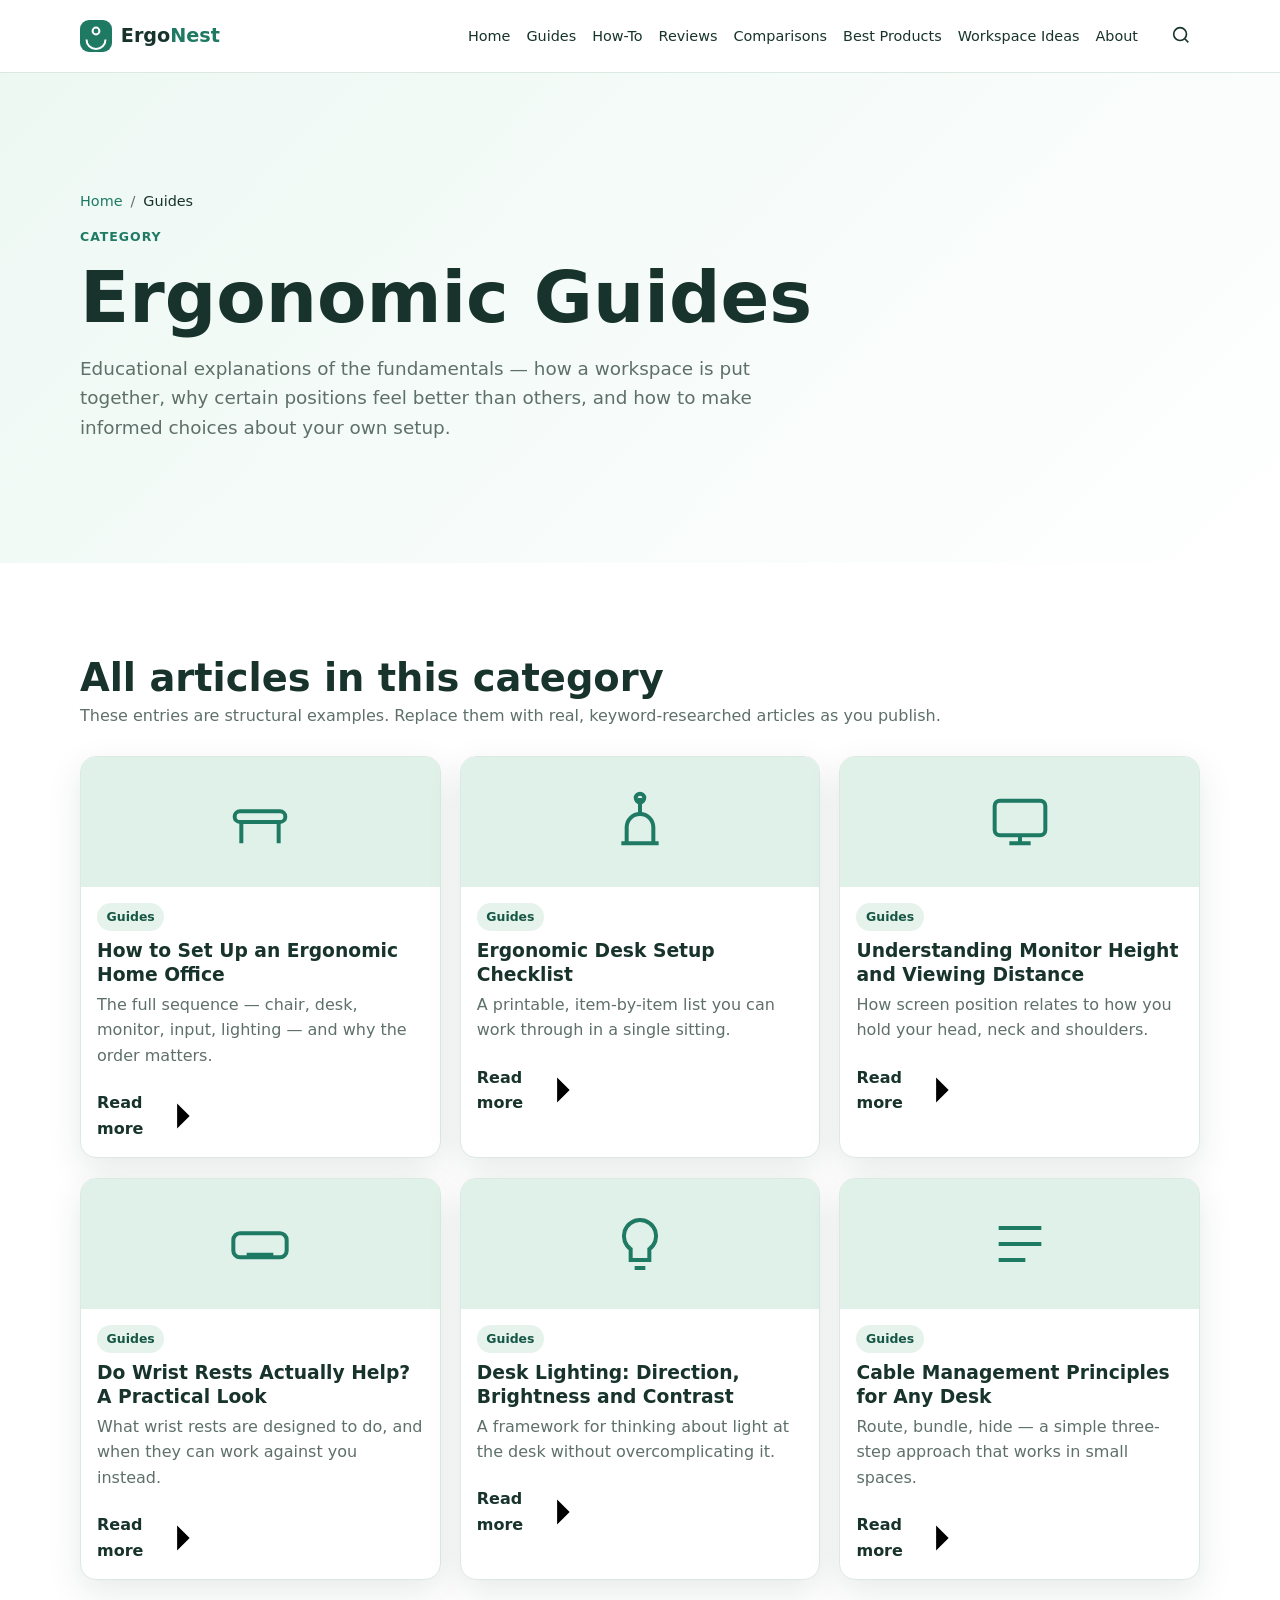
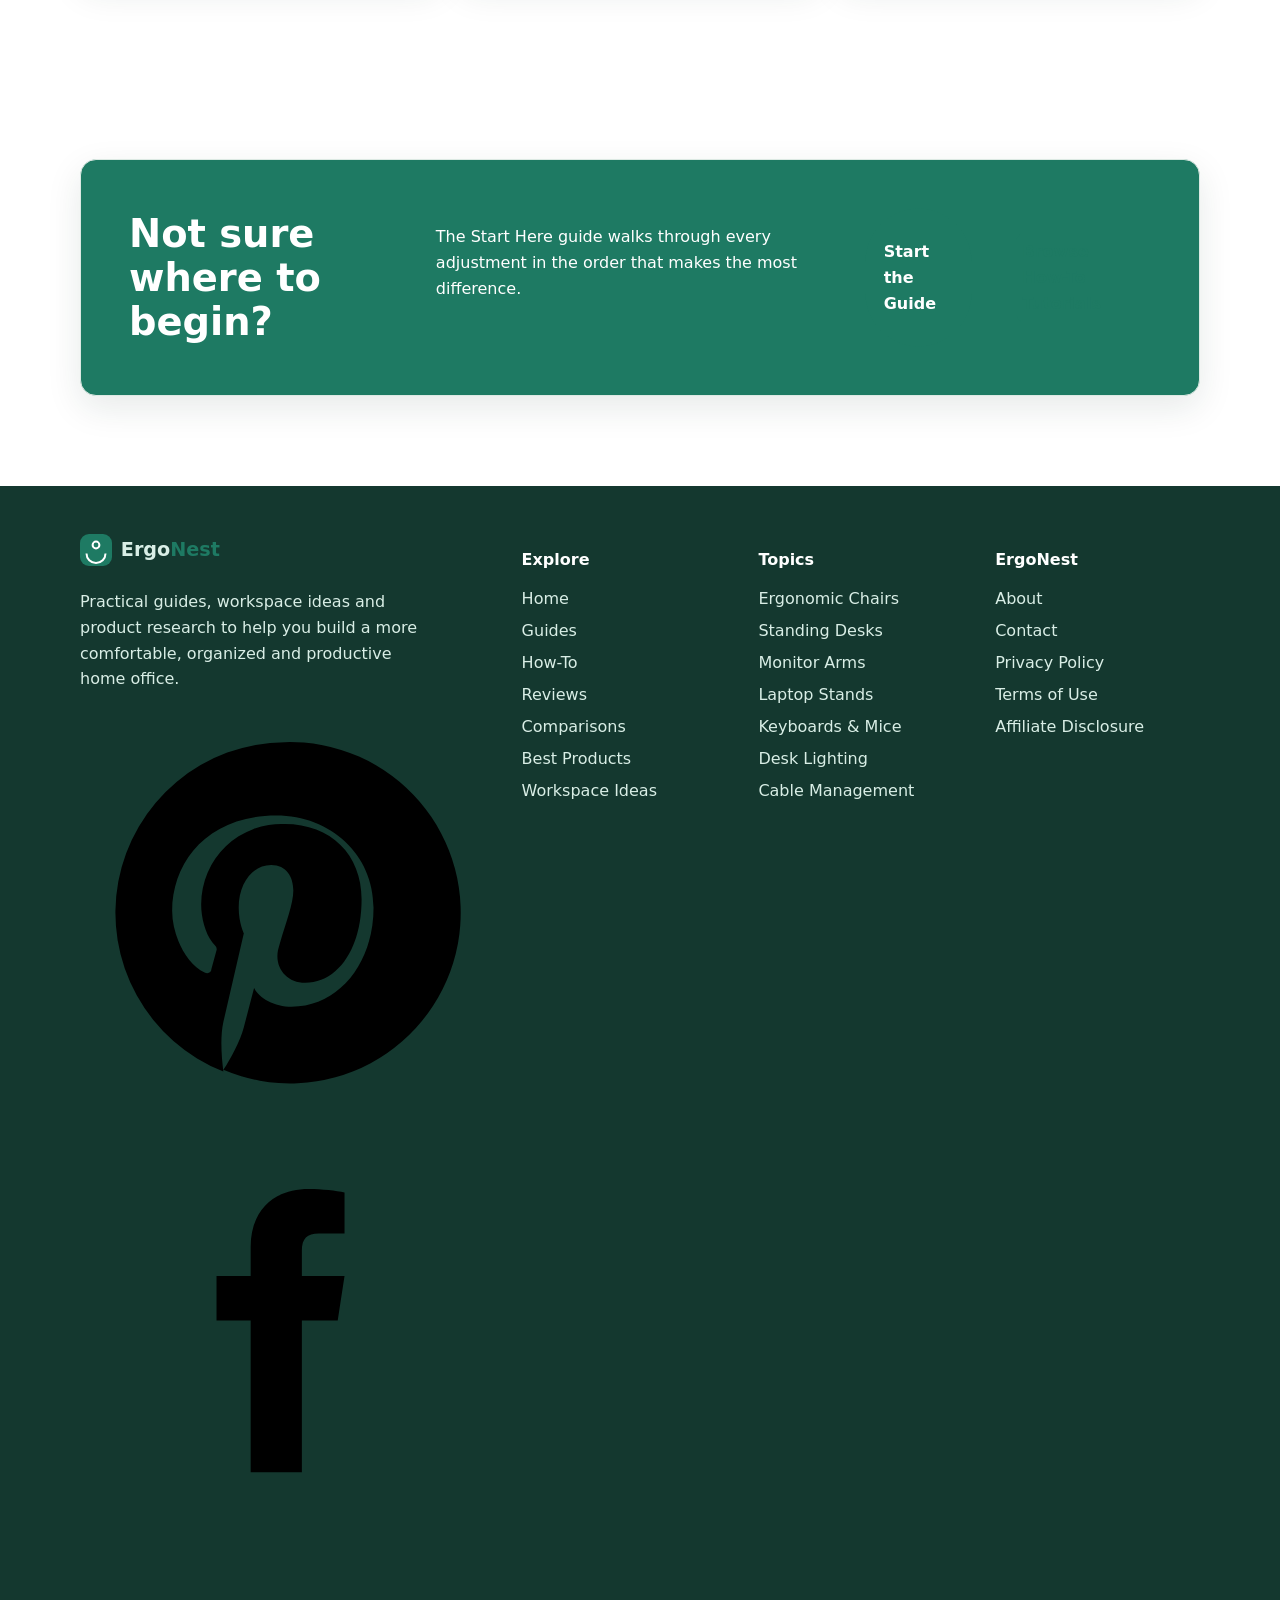
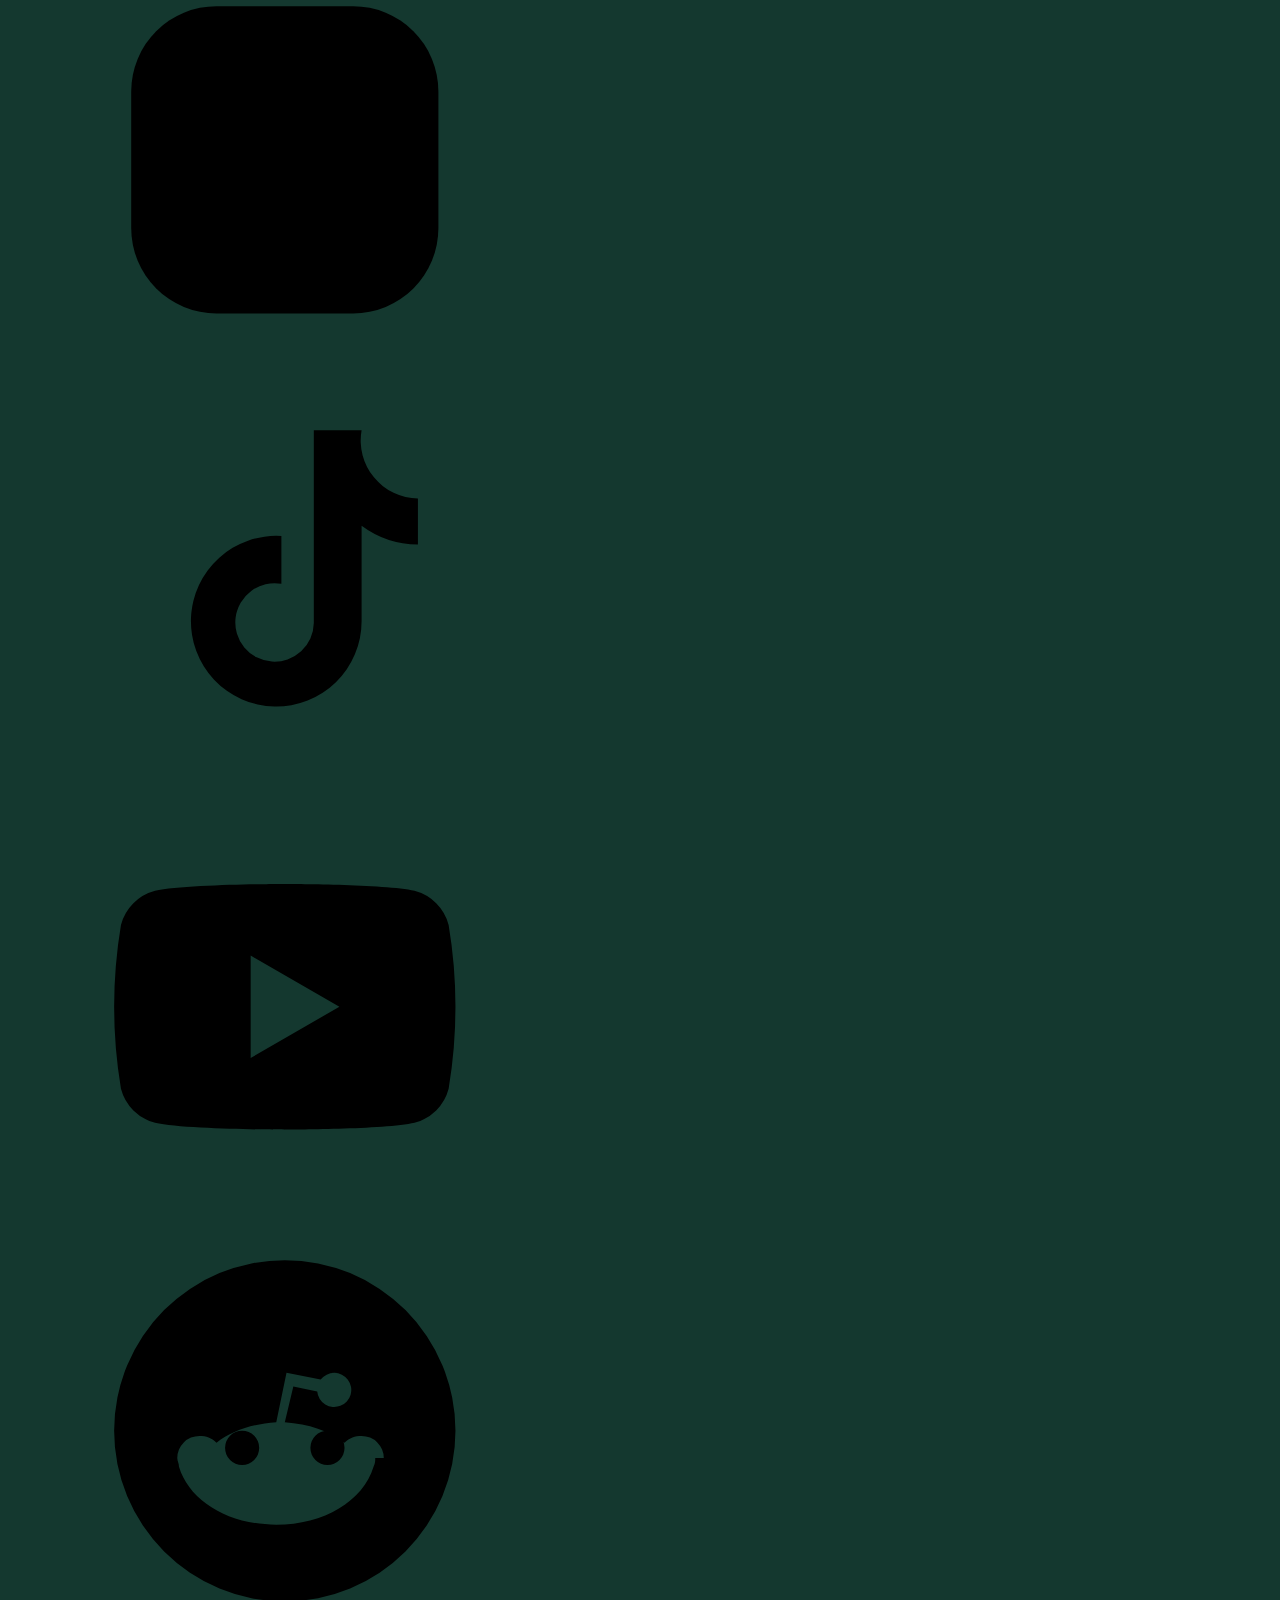
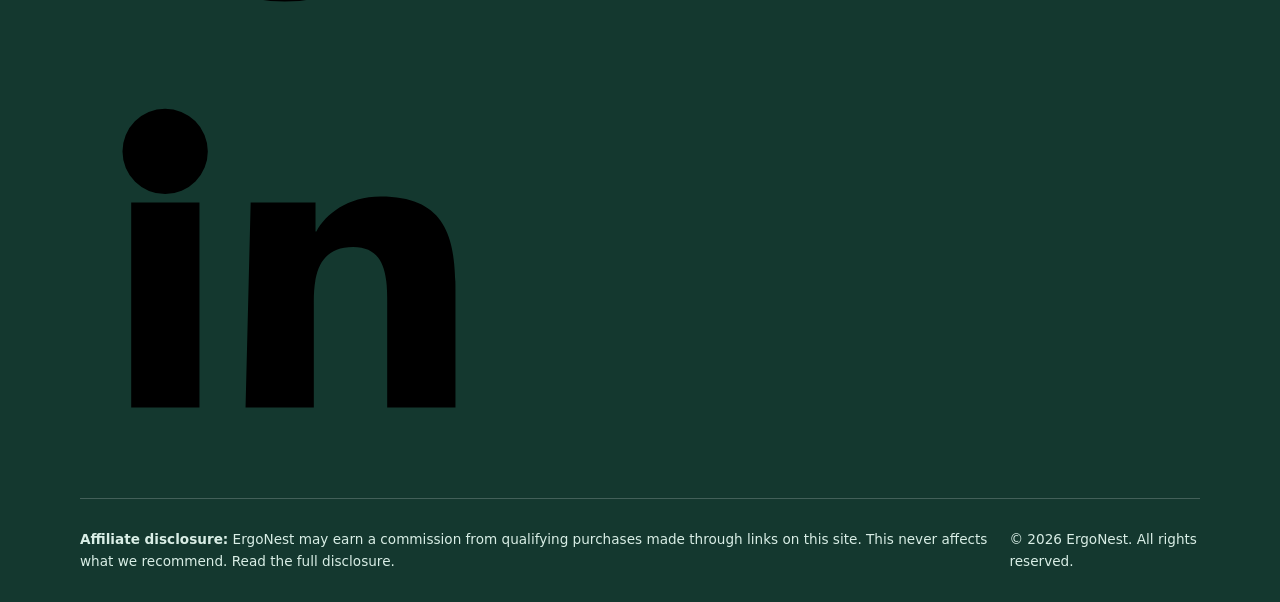
<file: guides.html>
<!DOCTYPE html>
<html lang="en">
<head>
<meta charset="utf-8">
<meta name="viewport" content="width=device-width, initial-scale=1">
<meta name="theme-color" content="#1E7A63">

<title>Ergonomic Guides | Home Office Setup Fundamentals — ErgoNest</title>
<meta name="description" content="Educational guides covering ergonomic chairs, desk height, monitor positioning, keyboards, lighting and workspace planning for home offices.">
<link rel="canonical" href="https://YOUR-DOMAIN.example/guides.html">

<meta property="og:type" content="website">
<meta property="og:site_name" content="ErgoNest">
<meta property="og:title" content="Ergonomic Guides | Home Office Setup Fundamentals — ErgoNest">
<meta property="og:description" content="Educational guides covering ergonomic chairs, desk height, monitor positioning, keyboards, lighting and workspace planning for home offices.">
<meta property="og:url" content="https://YOUR-DOMAIN.example/guides.html">
<meta property="og:image" content="https://YOUR-DOMAIN.example/assets/img/og-default.svg">
<meta name="twitter:card" content="summary_large_image">

<link rel="icon" href="data:image/svg+xml,%3Csvg xmlns='http://www.w3.org/2000/svg' viewBox='0 0 32 32'%3E%3Crect width='32' height='32' rx='8' fill='%231E7A63'/%3E%3Ccircle cx='16' cy='11' r='3.4' fill='%23fff'/%3E%3Cpath d='M6.5 19.5a9.5 9.5 0 0 0 19 0' fill='none' stroke='%23fff' stroke-width='2.6' stroke-linecap='round'/%3E%3C/svg%3E">
<link rel="stylesheet" href="assets/css/style.css">

</head>

<body>
<a class="skip-link" href="#main">Skip to main content</a>

<header class="site-header" id="top">
  <div class="container header__inner">
    <a class="brand" href="index.html" aria-label="ErgoNest — home">
      <svg class="brand__mark" viewBox="0 0 32 32" aria-hidden="true" focusable="false">
        <rect class="brand__mark-bg" width="32" height="32" rx="9"/>
        <circle class="brand__mark-fg" cx="16" cy="11" r="3.4"/>
        <path class="brand__mark-line" d="M6.5 19.5a9.5 9.5 0 0 0 19 0"/>
      </svg>
      <span class="brand__name">Ergo<em>Nest</em></span>
    </a>

    <nav class="nav" id="primary-nav" aria-label="Primary">
      <ul class="nav__list">
        <li><a href="index.html">Home</a></li>
        <li><a href="guides.html" aria-current="page">Guides</a></li>
        <li><a href="how-to.html">How-To</a></li>
        <li><a href="reviews.html">Reviews</a></li>
        <li><a href="comparisons.html">Comparisons</a></li>
        <li><a href="best-products.html">Best Products</a></li>
        <li><a href="workspace-ideas.html">Workspace Ideas</a></li>
        <li><a href="about.html">About</a></li>
      </ul>
    </nav>

    <div class="header__actions">
      <button class="icon-btn" type="button" data-search-toggle aria-label="Open search" aria-expanded="false" aria-controls="site-search">
        <svg viewBox="0 0 24 24" aria-hidden="true" focusable="false"><circle cx="11" cy="11" r="7"/><path d="M20 20l-3.6-3.6"/></svg>
      </button>
      <button class="icon-btn nav-toggle" type="button" data-nav-toggle aria-label="Open menu" aria-expanded="false" aria-controls="primary-nav">
        <span class="nav-toggle__bars" aria-hidden="true"><i></i><i></i><i></i></span>
      </button>
    </div>
  </div>
</header>

<div class="search-overlay" id="site-search" hidden>
  <div class="search-overlay__panel" role="dialog" aria-modal="true" aria-label="Search ErgoNest">
    <form class="search-form" action="/search" method="get" role="search">
      <label class="sr-only" for="q">Search ErgoNest</label>
      <svg class="search-form__icon" viewBox="0 0 24 24" aria-hidden="true"><circle cx="11" cy="11" r="7"/><path d="M20 20l-3.6-3.6"/></svg>
      <input id="q" name="q" type="search" placeholder="Search guides, reviews, workspace ideas…" autocomplete="off">
      <button class="btn btn--primary btn--sm" type="submit">Search</button>
    </form>
    <p class="search-overlay__hint">Popular: <a href="how-to.html">monitor height</a>, <a href="guides.html">desk setup</a>, <a href="best-products.html">ergonomic chairs</a></p>
    <button class="search-overlay__close icon-btn" type="button" data-search-close aria-label="Close search">
      <svg viewBox="0 0 24 24" aria-hidden="true"><path d="M6 6l12 12M18 6L6 18"/></svg>
    </button>
  </div>
</div>

<main id="main">
<section class="page-hero">
    <div class="container">
      <nav aria-label="Breadcrumb">
        <ol class="breadcrumbs">
          <li><a href="index.html">Home</a></li>
          <li aria-current="page">Guides</li>
        </ol>
      </nav>
      <div class="page-hero__inner">
        <p class="eyebrow">Category</p>
        <h1>Ergonomic Guides</h1>
        <p class="page-hero__lead">Educational explanations of the fundamentals — how a workspace is put together, why certain positions feel better than others, and how to make informed choices about your own setup.</p>
      </div>
    </div>
  </section>

  <section class="section">
    <div class="container">
      <div class="section__head">
        <div>
          <h2>All articles in this category</h2>
          <p class="section__sub">These entries are structural examples. Replace them with real, keyword-researched articles as you publish.</p>
        </div>
      </div>
      <div class="grid grid--3 grid--gap-lg">
        <article class="card">
          <a class="card__link" href="article.html">
            <div class="thumb thumb--desk" aria-hidden="true"><svg viewBox="0 0 24 24"><rect x="2.5" y="8" width="19" height="4" rx="2"/><path d="M5 12v8M19 12v8"/></svg></div>
            <div class="card__body">
              <span class="chip">Guides</span>
              <h3 class="card__title">How to Set Up an Ergonomic Home Office</h3>
              <p class="card__excerpt">The full sequence — chair, desk, monitor, input, lighting — and why the order matters.</p>
              <span class="card__more">Read more <svg viewBox="0 0 24 24" aria-hidden="true"><path d="M5 12h14M13 6l6 6-6 6"/></svg></span>
            </div>
          </a>
        </article>
        <article class="card">
          <a class="card__link" href="article.html">
            <div class="thumb thumb--chairs" aria-hidden="true"><svg viewBox="0 0 24 24"><path d="M7 20v-6a5 5 0 0 1 10 0v6"/><path d="M5 20h14"/><path d="M12 3v6"/><circle cx="12" cy="3" r="1.6"/></svg></div>
            <div class="card__body">
              <span class="chip">Guides</span>
              <h3 class="card__title">Ergonomic Desk Setup Checklist</h3>
              <p class="card__excerpt">A printable, item-by-item list you can work through in a single sitting.</p>
              <span class="card__more">Read more <svg viewBox="0 0 24 24" aria-hidden="true"><path d="M5 12h14M13 6l6 6-6 6"/></svg></span>
            </div>
          </a>
        </article>
        <article class="card">
          <a class="card__link" href="article.html">
            <div class="thumb thumb--monitor" aria-hidden="true"><svg viewBox="0 0 24 24"><rect x="2.5" y="4" width="19" height="13" rx="2"/><path d="M8 20h8M12 17v3"/></svg></div>
            <div class="card__body">
              <span class="chip">Guides</span>
              <h3 class="card__title">Understanding Monitor Height and Viewing Distance</h3>
              <p class="card__excerpt">How screen position relates to how you hold your head, neck and shoulders.</p>
              <span class="card__more">Read more <svg viewBox="0 0 24 24" aria-hidden="true"><path d="M5 12h14M13 6l6 6-6 6"/></svg></span>
            </div>
          </a>
        </article>
        <article class="card">
          <a class="card__link" href="article.html">
            <div class="thumb thumb--input" aria-hidden="true"><svg viewBox="0 0 24 24"><rect x="2" y="8" width="20" height="9" rx="2.5"/><path d="M6 12h.01M10 12h.01M14 12h.01M18 12h.01M7 16h10"/></svg></div>
            <div class="card__body">
              <span class="chip">Guides</span>
              <h3 class="card__title">Do Wrist Rests Actually Help? A Practical Look</h3>
              <p class="card__excerpt">What wrist rests are designed to do, and when they can work against you instead.</p>
              <span class="card__more">Read more <svg viewBox="0 0 24 24" aria-hidden="true"><path d="M5 12h14M13 6l6 6-6 6"/></svg></span>
            </div>
          </a>
        </article>
        <article class="card">
          <a class="card__link" href="article.html">
            <div class="thumb thumb--light" aria-hidden="true"><svg viewBox="0 0 24 24"><path d="M9 18h6M10 21h4"/><path d="M12 3a6 6 0 0 0-3.5 10.9V18h7v-4.1A6 6 0 0 0 12 3z"/></svg></div>
            <div class="card__body">
              <span class="chip">Guides</span>
              <h3 class="card__title">Desk Lighting: Direction, Brightness and Contrast</h3>
              <p class="card__excerpt">A framework for thinking about light at the desk without overcomplicating it.</p>
              <span class="card__more">Read more <svg viewBox="0 0 24 24" aria-hidden="true"><path d="M5 12h14M13 6l6 6-6 6"/></svg></span>
            </div>
          </a>
        </article>
        <article class="card">
          <a class="card__link" href="article.html">
            <div class="thumb thumb--cable" aria-hidden="true"><svg viewBox="0 0 24 24"><path d="M4 6h16M4 12h16M4 18h10"/></svg></div>
            <div class="card__body">
              <span class="chip">Guides</span>
              <h3 class="card__title">Cable Management Principles for Any Desk</h3>
              <p class="card__excerpt">Route, bundle, hide — a simple three-step approach that works in small spaces.</p>
              <span class="card__more">Read more <svg viewBox="0 0 24 24" aria-hidden="true"><path d="M5 12h14M13 6l6 6-6 6"/></svg></span>
            </div>
          </a>
        </article>
      </div>
    </div>
  </section>
<section class="section">
    <div class="container">
      <div class="cta-box">
        <h2>Not sure where to begin?</h2>
        <p>The Start Here guide walks through every adjustment in the order that makes the most difference.</p>
        <a class="btn btn--primary" href="article.html">Start the Guide</a> <a class="btn btn--ghost" href="how-to.html">Browse How-To Tutorials</a>
      </div>
    </div>
  </section>
</main>

<footer class="site-footer">
  <div class="container footer__top">
    <div class="footer__brand">
      <a class="brand brand--footer" href="index.html" aria-label="ErgoNest — home">
        <svg class="brand__mark" viewBox="0 0 32 32" aria-hidden="true" focusable="false">
        <rect class="brand__mark-bg" width="32" height="32" rx="9"/>
        <circle class="brand__mark-fg" cx="16" cy="11" r="3.4"/>
        <path class="brand__mark-line" d="M6.5 19.5a9.5 9.5 0 0 0 19 0"/>
      </svg>
        <span class="brand__name">Ergo<em>Nest</em></span>
      </a>
      <p class="footer__desc">Practical guides, workspace ideas and product research to help you build a more comfortable, organized and productive home office.</p>
      <ul class="social" aria-label="ErgoNest on social media">
        <li><a href="#" aria-label="Pinterest"><svg viewBox="0 0 24 24" aria-hidden="true"><path d="M12 2a10 10 0 0 0-3.6 19.3c-.1-.8-.2-2 0-2.9l1.2-5.2s-.3-.6-.3-1.5c0-1.4.8-2.5 1.9-2.5.9 0 1.3.7 1.3 1.5 0 .9-.6 2.3-.9 3.5-.2 1 .5 1.9 1.6 1.9 1.9 0 3.3-2 3.3-4.9 0-2.6-1.8-4.4-4.5-4.4a4.7 4.7 0 0 0-4.9 4.7c0 .9.3 1.9.8 2.4a.3.3 0 0 1 .1.3l-.3 1.1c0 .2-.2.3-.4.2-1.1-.5-1.9-2.2-1.9-3.6 0-2.9 2.1-5.6 6.1-5.6 3.2 0 5.7 2.3 5.7 5.4 0 3.2-2 5.8-4.8 5.8-1 0-1.9-.5-2.2-1.1l-.6 2.3c-.2.8-.8 1.9-1.2 2.5A10 10 0 1 0 12 2z"/></svg></a></li>
        <li><a href="#" aria-label="Facebook"><svg viewBox="0 0 24 24" aria-hidden="true"><path d="M13 8.5V7c0-.7.3-1 1-1h1.5V3.6c-.5-.1-1.3-.2-2.1-.2-2 0-3.4 1.2-3.4 3.4v1.7H8v2.6h2V20h3v-8.9h2.1l.4-2.6H13z"/></svg></a></li>
        <li><a href="#" aria-label="Instagram"><svg viewBox="0 0 24 24" aria-hidden="true"><rect class="icon-stroke" x="3" y="3" width="18" height="18" rx="5"/><circle class="icon-stroke" cx="12" cy="12" r="4"/><circle cx="17.2" cy="6.8" r="1.3"/></svg></a></li>
        <li><a href="#" aria-label="TikTok"><svg viewBox="0 0 24 24" aria-hidden="true"><path d="M16.5 3h-2.8v11.3a2.3 2.3 0 1 1-1.9-2.3V9.2a5 5 0 1 0 4.7 5V8.6a5.6 5.6 0 0 0 3.3 1.1V7a3.4 3.4 0 0 1-3.3-4z"/></svg></a></li>
        <li><a href="#" aria-label="YouTube"><svg viewBox="0 0 24 24" aria-hidden="true"><path d="M21.6 7.2a2.8 2.8 0 0 0-2-2C17.9 4.8 12 4.8 12 4.8s-5.9 0-7.6.4a2.8 2.8 0 0 0-2 2A29 29 0 0 0 2 12a29 29 0 0 0 .4 4.8 2.8 2.8 0 0 0 2 2c1.7.4 7.6.4 7.6.4s5.9 0 7.6-.4a2.8 2.8 0 0 0 2-2A29 29 0 0 0 22 12a29 29 0 0 0-.4-4.8zM10 15V9l5.2 3z"/></svg></a></li>
        <li><a href="#" aria-label="Reddit"><svg viewBox="0 0 24 24" aria-hidden="true"><path d="M12 2a10 10 0 1 0 0 20 10 10 0 0 0 0-20zm5.3 11.6c0 .2 0 .3-.1.5-.6 2-2.9 3.4-5.7 3.4s-5.1-1.4-5.7-3.4c0-.2-.1-.3-.1-.5a1.3 1.3 0 0 1 1.3-1.3c.4 0 .7.1 1 .4.9-.7 2.1-1.1 3.5-1.2l.6-2.9 2 .4a1 1 0 1 1-.2.7l-1.4-.3-.5 2.1c1.4.1 2.6.5 3.5 1.2.3-.3.6-.4 1-.4a1.3 1.3 0 0 1 1.3 1.3zM9.5 12a1 1 0 1 0 0 2 1 1 0 0 0 0-2zm5 0a1 1 0 1 0 0 2 1 1 0 0 0 0-2z"/></svg></a></li>
        <li><a href="#" aria-label="LinkedIn"><svg viewBox="0 0 24 24" aria-hidden="true"><path d="M4.98 3.5A2.5 2.5 0 1 0 5 8.5a2.5 2.5 0 0 0-.02-5zM3 9h4v12H3zM10 9h3.8v1.7h.05c.53-1 1.83-2.05 3.77-2.05C21.4 8.65 22 11 22 14.1V21h-4v-6.1c0-1.45-.03-3.3-2-3.3s-2.3 1.57-2.3 3.2V21h-4z"/></svg></a></li>
      </ul>
    </div>

    <nav class="footer__col" aria-labelledby="footer-explore">
      <h2 id="footer-explore" class="footer__title">Explore</h2>
      <ul>
        <li><a href="index.html">Home</a></li>
        <li><a href="guides.html">Guides</a></li>
        <li><a href="how-to.html">How-To</a></li>
        <li><a href="reviews.html">Reviews</a></li>
        <li><a href="comparisons.html">Comparisons</a></li>
        <li><a href="best-products.html">Best Products</a></li>
        <li><a href="workspace-ideas.html">Workspace Ideas</a></li>
      </ul>
    </nav>

    <nav class="footer__col" aria-labelledby="footer-topics">
      <h2 id="footer-topics" class="footer__title">Topics</h2>
      <ul>
        <li><a href="guides.html">Ergonomic Chairs</a></li>
        <li><a href="guides.html">Standing Desks</a></li>
        <li><a href="guides.html">Monitor Arms</a></li>
        <li><a href="guides.html">Laptop Stands</a></li>
        <li><a href="guides.html">Keyboards &amp; Mice</a></li>
        <li><a href="guides.html">Desk Lighting</a></li>
        <li><a href="guides.html">Cable Management</a></li>
      </ul>
    </nav>

    <nav class="footer__col" aria-labelledby="footer-company">
      <h2 id="footer-company" class="footer__title">ErgoNest</h2>
      <ul>
        <li><a href="about.html">About</a></li>
        <li><a href="contact.html">Contact</a></li>
        <li><a href="privacy-policy.html">Privacy Policy</a></li>
        <li><a href="terms.html">Terms of Use</a></li>
        <li><a href="affiliate-disclosure.html">Affiliate Disclosure</a></li>
      </ul>
    </nav>
  </div>

  <div class="container footer__bottom">
    <p class="footer__disclosure"><strong>Affiliate disclosure:</strong> ErgoNest may earn a commission from qualifying purchases made through links on this site. This never affects what we recommend. <a href="affiliate-disclosure.html">Read the full disclosure</a>.</p>
    <p class="footer__copy">© <span data-year>2026</span> ErgoNest. All rights reserved.</p>
  </div>
</footer>

<script src="assets/js/main.js" defer></script>
</body>
</html>
</file>
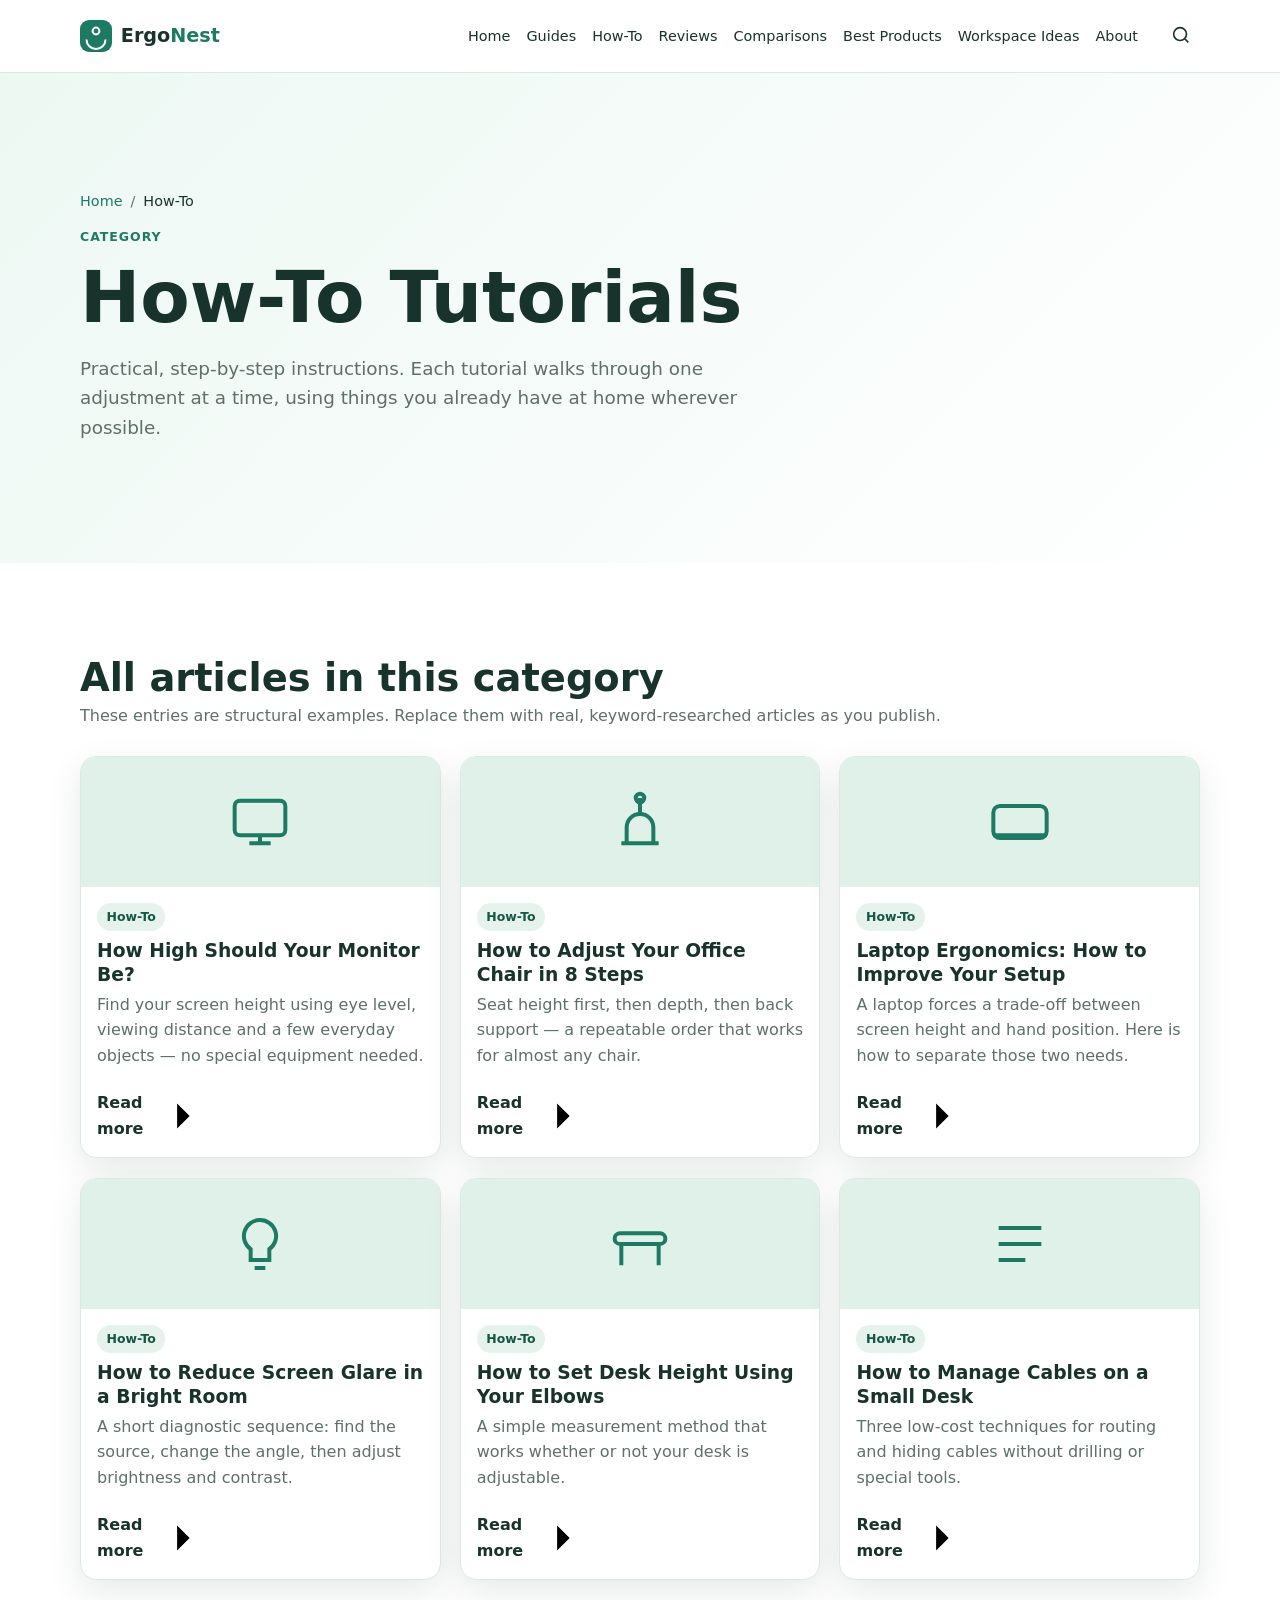
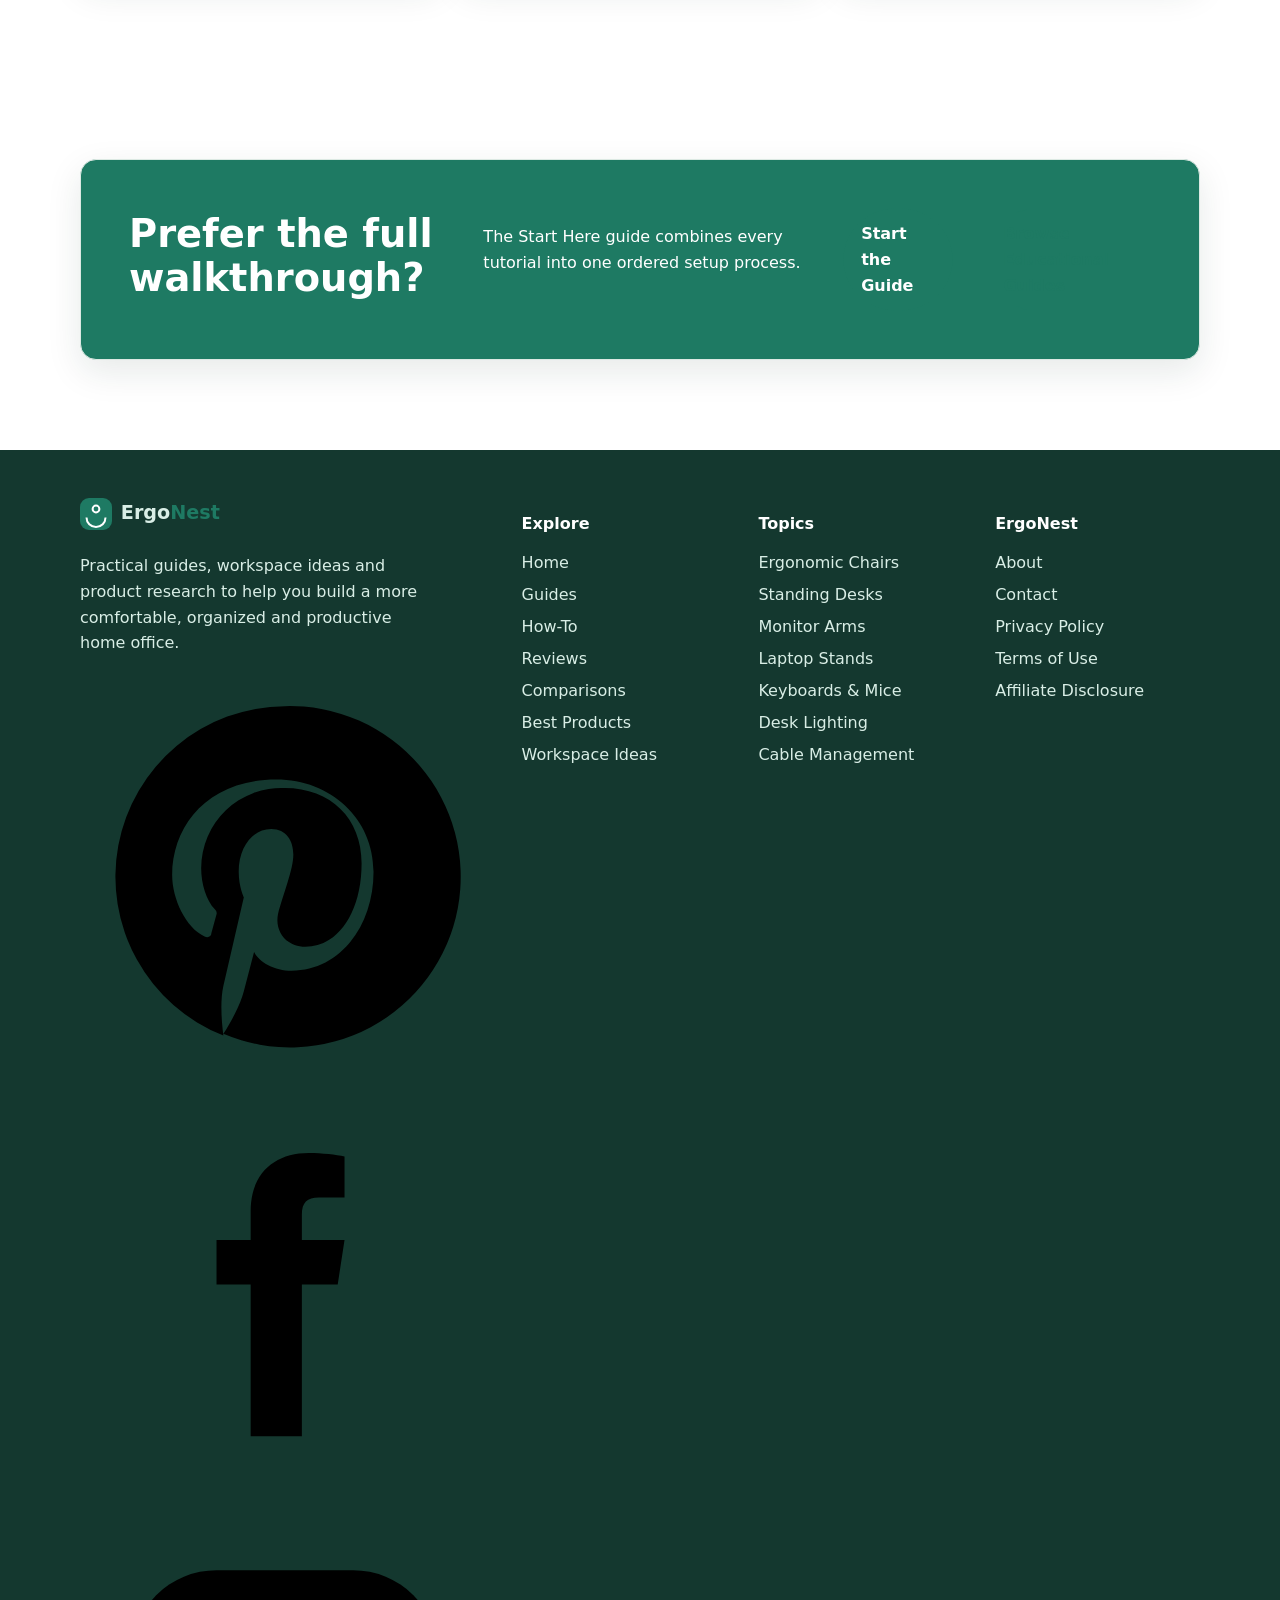
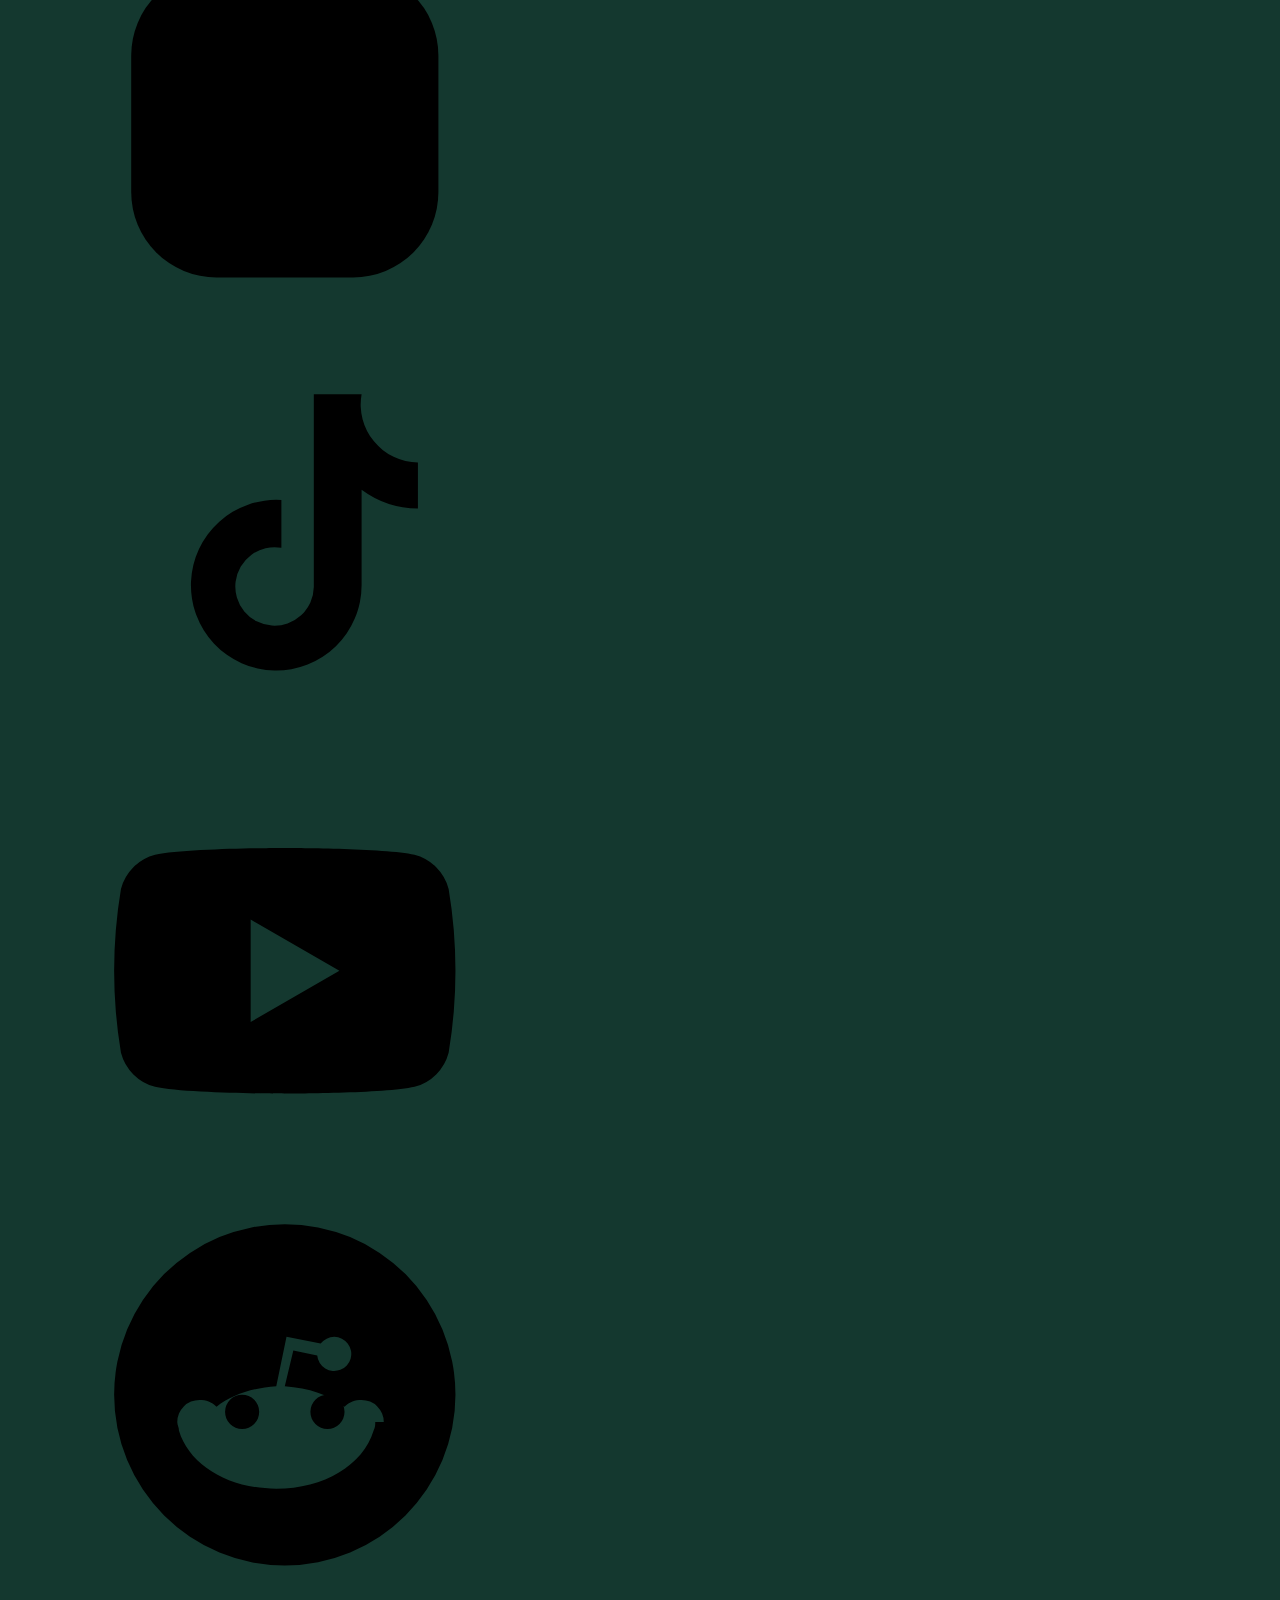
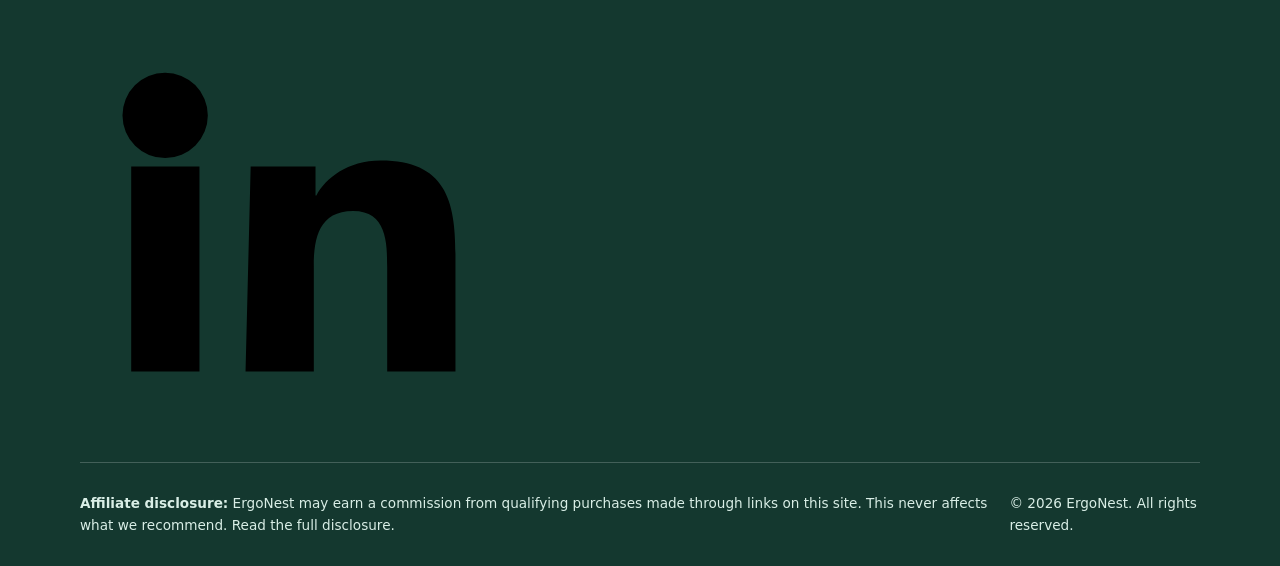
<file: how-to.html>
<!DOCTYPE html>
<html lang="en">
<head>
<meta charset="utf-8">
<meta name="viewport" content="width=device-width, initial-scale=1">
<meta name="theme-color" content="#1E7A63">

<title>How-To Guides | Step-by-Step Desk Setup Tutorials — ErgoNest</title>
<meta name="description" content="Step-by-step tutorials for adjusting your chair, desk height, monitor position, keyboard and mouse, and desk lighting in a home office.">
<link rel="canonical" href="https://YOUR-DOMAIN.example/how-to.html">

<meta property="og:type" content="website">
<meta property="og:site_name" content="ErgoNest">
<meta property="og:title" content="How-To Guides | Step-by-Step Desk Setup Tutorials — ErgoNest">
<meta property="og:description" content="Step-by-step tutorials for adjusting your chair, desk height, monitor position, keyboard and mouse, and desk lighting in a home office.">
<meta property="og:url" content="https://YOUR-DOMAIN.example/how-to.html">
<meta property="og:image" content="https://YOUR-DOMAIN.example/assets/img/og-default.svg">
<meta name="twitter:card" content="summary_large_image">

<link rel="icon" href="data:image/svg+xml,%3Csvg xmlns='http://www.w3.org/2000/svg' viewBox='0 0 32 32'%3E%3Crect width='32' height='32' rx='8' fill='%231E7A63'/%3E%3Ccircle cx='16' cy='11' r='3.4' fill='%23fff'/%3E%3Cpath d='M6.5 19.5a9.5 9.5 0 0 0 19 0' fill='none' stroke='%23fff' stroke-width='2.6' stroke-linecap='round'/%3E%3C/svg%3E">
<link rel="stylesheet" href="assets/css/style.css">

</head>

<body>
<a class="skip-link" href="#main">Skip to main content</a>

<header class="site-header" id="top">
  <div class="container header__inner">
    <a class="brand" href="index.html" aria-label="ErgoNest — home">
      <svg class="brand__mark" viewBox="0 0 32 32" aria-hidden="true" focusable="false">
        <rect class="brand__mark-bg" width="32" height="32" rx="9"/>
        <circle class="brand__mark-fg" cx="16" cy="11" r="3.4"/>
        <path class="brand__mark-line" d="M6.5 19.5a9.5 9.5 0 0 0 19 0"/>
      </svg>
      <span class="brand__name">Ergo<em>Nest</em></span>
    </a>

    <nav class="nav" id="primary-nav" aria-label="Primary">
      <ul class="nav__list">
        <li><a href="index.html">Home</a></li>
        <li><a href="guides.html">Guides</a></li>
        <li><a href="how-to.html" aria-current="page">How-To</a></li>
        <li><a href="reviews.html">Reviews</a></li>
        <li><a href="comparisons.html">Comparisons</a></li>
        <li><a href="best-products.html">Best Products</a></li>
        <li><a href="workspace-ideas.html">Workspace Ideas</a></li>
        <li><a href="about.html">About</a></li>
      </ul>
    </nav>

    <div class="header__actions">
      <button class="icon-btn" type="button" data-search-toggle aria-label="Open search" aria-expanded="false" aria-controls="site-search">
        <svg viewBox="0 0 24 24" aria-hidden="true" focusable="false"><circle cx="11" cy="11" r="7"/><path d="M20 20l-3.6-3.6"/></svg>
      </button>
      <button class="icon-btn nav-toggle" type="button" data-nav-toggle aria-label="Open menu" aria-expanded="false" aria-controls="primary-nav">
        <span class="nav-toggle__bars" aria-hidden="true"><i></i><i></i><i></i></span>
      </button>
    </div>
  </div>
</header>

<div class="search-overlay" id="site-search" hidden>
  <div class="search-overlay__panel" role="dialog" aria-modal="true" aria-label="Search ErgoNest">
    <form class="search-form" action="/search" method="get" role="search">
      <label class="sr-only" for="q">Search ErgoNest</label>
      <svg class="search-form__icon" viewBox="0 0 24 24" aria-hidden="true"><circle cx="11" cy="11" r="7"/><path d="M20 20l-3.6-3.6"/></svg>
      <input id="q" name="q" type="search" placeholder="Search guides, reviews, workspace ideas…" autocomplete="off">
      <button class="btn btn--primary btn--sm" type="submit">Search</button>
    </form>
    <p class="search-overlay__hint">Popular: <a href="how-to.html">monitor height</a>, <a href="guides.html">desk setup</a>, <a href="best-products.html">ergonomic chairs</a></p>
    <button class="search-overlay__close icon-btn" type="button" data-search-close aria-label="Close search">
      <svg viewBox="0 0 24 24" aria-hidden="true"><path d="M6 6l12 12M18 6L6 18"/></svg>
    </button>
  </div>
</div>

<main id="main">
<section class="page-hero">
    <div class="container">
      <nav aria-label="Breadcrumb">
        <ol class="breadcrumbs">
          <li><a href="index.html">Home</a></li>
          <li aria-current="page">How-To</li>
        </ol>
      </nav>
      <div class="page-hero__inner">
        <p class="eyebrow">Category</p>
        <h1>How-To Tutorials</h1>
        <p class="page-hero__lead">Practical, step-by-step instructions. Each tutorial walks through one adjustment at a time, using things you already have at home wherever possible.</p>
      </div>
    </div>
  </section>

  <section class="section">
    <div class="container">
      <div class="section__head">
        <div>
          <h2>All articles in this category</h2>
          <p class="section__sub">These entries are structural examples. Replace them with real, keyword-researched articles as you publish.</p>
        </div>
      </div>
      <div class="grid grid--3 grid--gap-lg">
        <article class="card">
          <a class="card__link" href="article.html">
            <div class="thumb thumb--monitor" aria-hidden="true"><svg viewBox="0 0 24 24"><rect x="2.5" y="4" width="19" height="13" rx="2"/><path d="M8 20h8M12 17v3"/></svg></div>
            <div class="card__body">
              <span class="chip">How-To</span>
              <h3 class="card__title">How High Should Your Monitor Be?</h3>
              <p class="card__excerpt">Find your screen height using eye level, viewing distance and a few everyday objects — no special equipment needed.</p>
              <span class="card__more">Read more <svg viewBox="0 0 24 24" aria-hidden="true"><path d="M5 12h14M13 6l6 6-6 6"/></svg></span>
            </div>
          </a>
        </article>
        <article class="card">
          <a class="card__link" href="article.html">
            <div class="thumb thumb--chairs" aria-hidden="true"><svg viewBox="0 0 24 24"><path d="M7 20v-6a5 5 0 0 1 10 0v6"/><path d="M5 20h14"/><path d="M12 3v6"/><circle cx="12" cy="3" r="1.6"/></svg></div>
            <div class="card__body">
              <span class="chip">How-To</span>
              <h3 class="card__title">How to Adjust Your Office Chair in 8 Steps</h3>
              <p class="card__excerpt">Seat height first, then depth, then back support — a repeatable order that works for almost any chair.</p>
              <span class="card__more">Read more <svg viewBox="0 0 24 24" aria-hidden="true"><path d="M5 12h14M13 6l6 6-6 6"/></svg></span>
            </div>
          </a>
        </article>
        <article class="card">
          <a class="card__link" href="article.html">
            <div class="thumb thumb--input" aria-hidden="true"><svg viewBox="0 0 24 24"><rect x="2" y="6" width="20" height="12" rx="2.5"/><path d="M2 17h20"/></svg></div>
            <div class="card__body">
              <span class="chip">How-To</span>
              <h3 class="card__title">Laptop Ergonomics: How to Improve Your Setup</h3>
              <p class="card__excerpt">A laptop forces a trade-off between screen height and hand position. Here is how to separate those two needs.</p>
              <span class="card__more">Read more <svg viewBox="0 0 24 24" aria-hidden="true"><path d="M5 12h14M13 6l6 6-6 6"/></svg></span>
            </div>
          </a>
        </article>
        <article class="card">
          <a class="card__link" href="article.html">
            <div class="thumb thumb--light" aria-hidden="true"><svg viewBox="0 0 24 24"><path d="M9 18h6M10 21h4"/><path d="M12 3a6 6 0 0 0-3.5 10.9V18h7v-4.1A6 6 0 0 0 12 3z"/></svg></div>
            <div class="card__body">
              <span class="chip">How-To</span>
              <h3 class="card__title">How to Reduce Screen Glare in a Bright Room</h3>
              <p class="card__excerpt">A short diagnostic sequence: find the source, change the angle, then adjust brightness and contrast.</p>
              <span class="card__more">Read more <svg viewBox="0 0 24 24" aria-hidden="true"><path d="M5 12h14M13 6l6 6-6 6"/></svg></span>
            </div>
          </a>
        </article>
        <article class="card">
          <a class="card__link" href="article.html">
            <div class="thumb thumb--desk" aria-hidden="true"><svg viewBox="0 0 24 24"><rect x="2.5" y="8" width="19" height="4" rx="2"/><path d="M5 12v8M19 12v8"/></svg></div>
            <div class="card__body">
              <span class="chip">How-To</span>
              <h3 class="card__title">How to Set Desk Height Using Your Elbows</h3>
              <p class="card__excerpt">A simple measurement method that works whether or not your desk is adjustable.</p>
              <span class="card__more">Read more <svg viewBox="0 0 24 24" aria-hidden="true"><path d="M5 12h14M13 6l6 6-6 6"/></svg></span>
            </div>
          </a>
        </article>
        <article class="card">
          <a class="card__link" href="article.html">
            <div class="thumb thumb--cable" aria-hidden="true"><svg viewBox="0 0 24 24"><path d="M4 6h16M4 12h16M4 18h10"/></svg></div>
            <div class="card__body">
              <span class="chip">How-To</span>
              <h3 class="card__title">How to Manage Cables on a Small Desk</h3>
              <p class="card__excerpt">Three low-cost techniques for routing and hiding cables without drilling or special tools.</p>
              <span class="card__more">Read more <svg viewBox="0 0 24 24" aria-hidden="true"><path d="M5 12h14M13 6l6 6-6 6"/></svg></span>
            </div>
          </a>
        </article>
      </div>
    </div>
  </section>
<section class="section">
    <div class="container">
      <div class="cta-box">
        <h2>Prefer the full walkthrough?</h2>
        <p>The Start Here guide combines every tutorial into one ordered setup process.</p>
        <a class="btn btn--primary" href="article.html">Start the Guide</a> <a class="btn btn--ghost" href="guides.html">Browse Educational Guides</a>
      </div>
    </div>
  </section>
</main>

<footer class="site-footer">
  <div class="container footer__top">
    <div class="footer__brand">
      <a class="brand brand--footer" href="index.html" aria-label="ErgoNest — home">
        <svg class="brand__mark" viewBox="0 0 32 32" aria-hidden="true" focusable="false">
        <rect class="brand__mark-bg" width="32" height="32" rx="9"/>
        <circle class="brand__mark-fg" cx="16" cy="11" r="3.4"/>
        <path class="brand__mark-line" d="M6.5 19.5a9.5 9.5 0 0 0 19 0"/>
      </svg>
        <span class="brand__name">Ergo<em>Nest</em></span>
      </a>
      <p class="footer__desc">Practical guides, workspace ideas and product research to help you build a more comfortable, organized and productive home office.</p>
      <ul class="social" aria-label="ErgoNest on social media">
        <li><a href="#" aria-label="Pinterest"><svg viewBox="0 0 24 24" aria-hidden="true"><path d="M12 2a10 10 0 0 0-3.6 19.3c-.1-.8-.2-2 0-2.9l1.2-5.2s-.3-.6-.3-1.5c0-1.4.8-2.5 1.9-2.5.9 0 1.3.7 1.3 1.5 0 .9-.6 2.3-.9 3.5-.2 1 .5 1.9 1.6 1.9 1.9 0 3.3-2 3.3-4.9 0-2.6-1.8-4.4-4.5-4.4a4.7 4.7 0 0 0-4.9 4.7c0 .9.3 1.9.8 2.4a.3.3 0 0 1 .1.3l-.3 1.1c0 .2-.2.3-.4.2-1.1-.5-1.9-2.2-1.9-3.6 0-2.9 2.1-5.6 6.1-5.6 3.2 0 5.7 2.3 5.7 5.4 0 3.2-2 5.8-4.8 5.8-1 0-1.9-.5-2.2-1.1l-.6 2.3c-.2.8-.8 1.9-1.2 2.5A10 10 0 1 0 12 2z"/></svg></a></li>
        <li><a href="#" aria-label="Facebook"><svg viewBox="0 0 24 24" aria-hidden="true"><path d="M13 8.5V7c0-.7.3-1 1-1h1.5V3.6c-.5-.1-1.3-.2-2.1-.2-2 0-3.4 1.2-3.4 3.4v1.7H8v2.6h2V20h3v-8.9h2.1l.4-2.6H13z"/></svg></a></li>
        <li><a href="#" aria-label="Instagram"><svg viewBox="0 0 24 24" aria-hidden="true"><rect class="icon-stroke" x="3" y="3" width="18" height="18" rx="5"/><circle class="icon-stroke" cx="12" cy="12" r="4"/><circle cx="17.2" cy="6.8" r="1.3"/></svg></a></li>
        <li><a href="#" aria-label="TikTok"><svg viewBox="0 0 24 24" aria-hidden="true"><path d="M16.5 3h-2.8v11.3a2.3 2.3 0 1 1-1.9-2.3V9.2a5 5 0 1 0 4.7 5V8.6a5.6 5.6 0 0 0 3.3 1.1V7a3.4 3.4 0 0 1-3.3-4z"/></svg></a></li>
        <li><a href="#" aria-label="YouTube"><svg viewBox="0 0 24 24" aria-hidden="true"><path d="M21.6 7.2a2.8 2.8 0 0 0-2-2C17.9 4.8 12 4.8 12 4.8s-5.9 0-7.6.4a2.8 2.8 0 0 0-2 2A29 29 0 0 0 2 12a29 29 0 0 0 .4 4.8 2.8 2.8 0 0 0 2 2c1.7.4 7.6.4 7.6.4s5.9 0 7.6-.4a2.8 2.8 0 0 0 2-2A29 29 0 0 0 22 12a29 29 0 0 0-.4-4.8zM10 15V9l5.2 3z"/></svg></a></li>
        <li><a href="#" aria-label="Reddit"><svg viewBox="0 0 24 24" aria-hidden="true"><path d="M12 2a10 10 0 1 0 0 20 10 10 0 0 0 0-20zm5.3 11.6c0 .2 0 .3-.1.5-.6 2-2.9 3.4-5.7 3.4s-5.1-1.4-5.7-3.4c0-.2-.1-.3-.1-.5a1.3 1.3 0 0 1 1.3-1.3c.4 0 .7.1 1 .4.9-.7 2.1-1.1 3.5-1.2l.6-2.9 2 .4a1 1 0 1 1-.2.7l-1.4-.3-.5 2.1c1.4.1 2.6.5 3.5 1.2.3-.3.6-.4 1-.4a1.3 1.3 0 0 1 1.3 1.3zM9.5 12a1 1 0 1 0 0 2 1 1 0 0 0 0-2zm5 0a1 1 0 1 0 0 2 1 1 0 0 0 0-2z"/></svg></a></li>
        <li><a href="#" aria-label="LinkedIn"><svg viewBox="0 0 24 24" aria-hidden="true"><path d="M4.98 3.5A2.5 2.5 0 1 0 5 8.5a2.5 2.5 0 0 0-.02-5zM3 9h4v12H3zM10 9h3.8v1.7h.05c.53-1 1.83-2.05 3.77-2.05C21.4 8.65 22 11 22 14.1V21h-4v-6.1c0-1.45-.03-3.3-2-3.3s-2.3 1.57-2.3 3.2V21h-4z"/></svg></a></li>
      </ul>
    </div>

    <nav class="footer__col" aria-labelledby="footer-explore">
      <h2 id="footer-explore" class="footer__title">Explore</h2>
      <ul>
        <li><a href="index.html">Home</a></li>
        <li><a href="guides.html">Guides</a></li>
        <li><a href="how-to.html">How-To</a></li>
        <li><a href="reviews.html">Reviews</a></li>
        <li><a href="comparisons.html">Comparisons</a></li>
        <li><a href="best-products.html">Best Products</a></li>
        <li><a href="workspace-ideas.html">Workspace Ideas</a></li>
      </ul>
    </nav>

    <nav class="footer__col" aria-labelledby="footer-topics">
      <h2 id="footer-topics" class="footer__title">Topics</h2>
      <ul>
        <li><a href="guides.html">Ergonomic Chairs</a></li>
        <li><a href="guides.html">Standing Desks</a></li>
        <li><a href="guides.html">Monitor Arms</a></li>
        <li><a href="guides.html">Laptop Stands</a></li>
        <li><a href="guides.html">Keyboards &amp; Mice</a></li>
        <li><a href="guides.html">Desk Lighting</a></li>
        <li><a href="guides.html">Cable Management</a></li>
      </ul>
    </nav>

    <nav class="footer__col" aria-labelledby="footer-company">
      <h2 id="footer-company" class="footer__title">ErgoNest</h2>
      <ul>
        <li><a href="about.html">About</a></li>
        <li><a href="contact.html">Contact</a></li>
        <li><a href="privacy-policy.html">Privacy Policy</a></li>
        <li><a href="terms.html">Terms of Use</a></li>
        <li><a href="affiliate-disclosure.html">Affiliate Disclosure</a></li>
      </ul>
    </nav>
  </div>

  <div class="container footer__bottom">
    <p class="footer__disclosure"><strong>Affiliate disclosure:</strong> ErgoNest may earn a commission from qualifying purchases made through links on this site. This never affects what we recommend. <a href="affiliate-disclosure.html">Read the full disclosure</a>.</p>
    <p class="footer__copy">© <span data-year>2026</span> ErgoNest. All rights reserved.</p>
  </div>
</footer>

<script src="assets/js/main.js" defer></script>
</body>
</html>
</file>
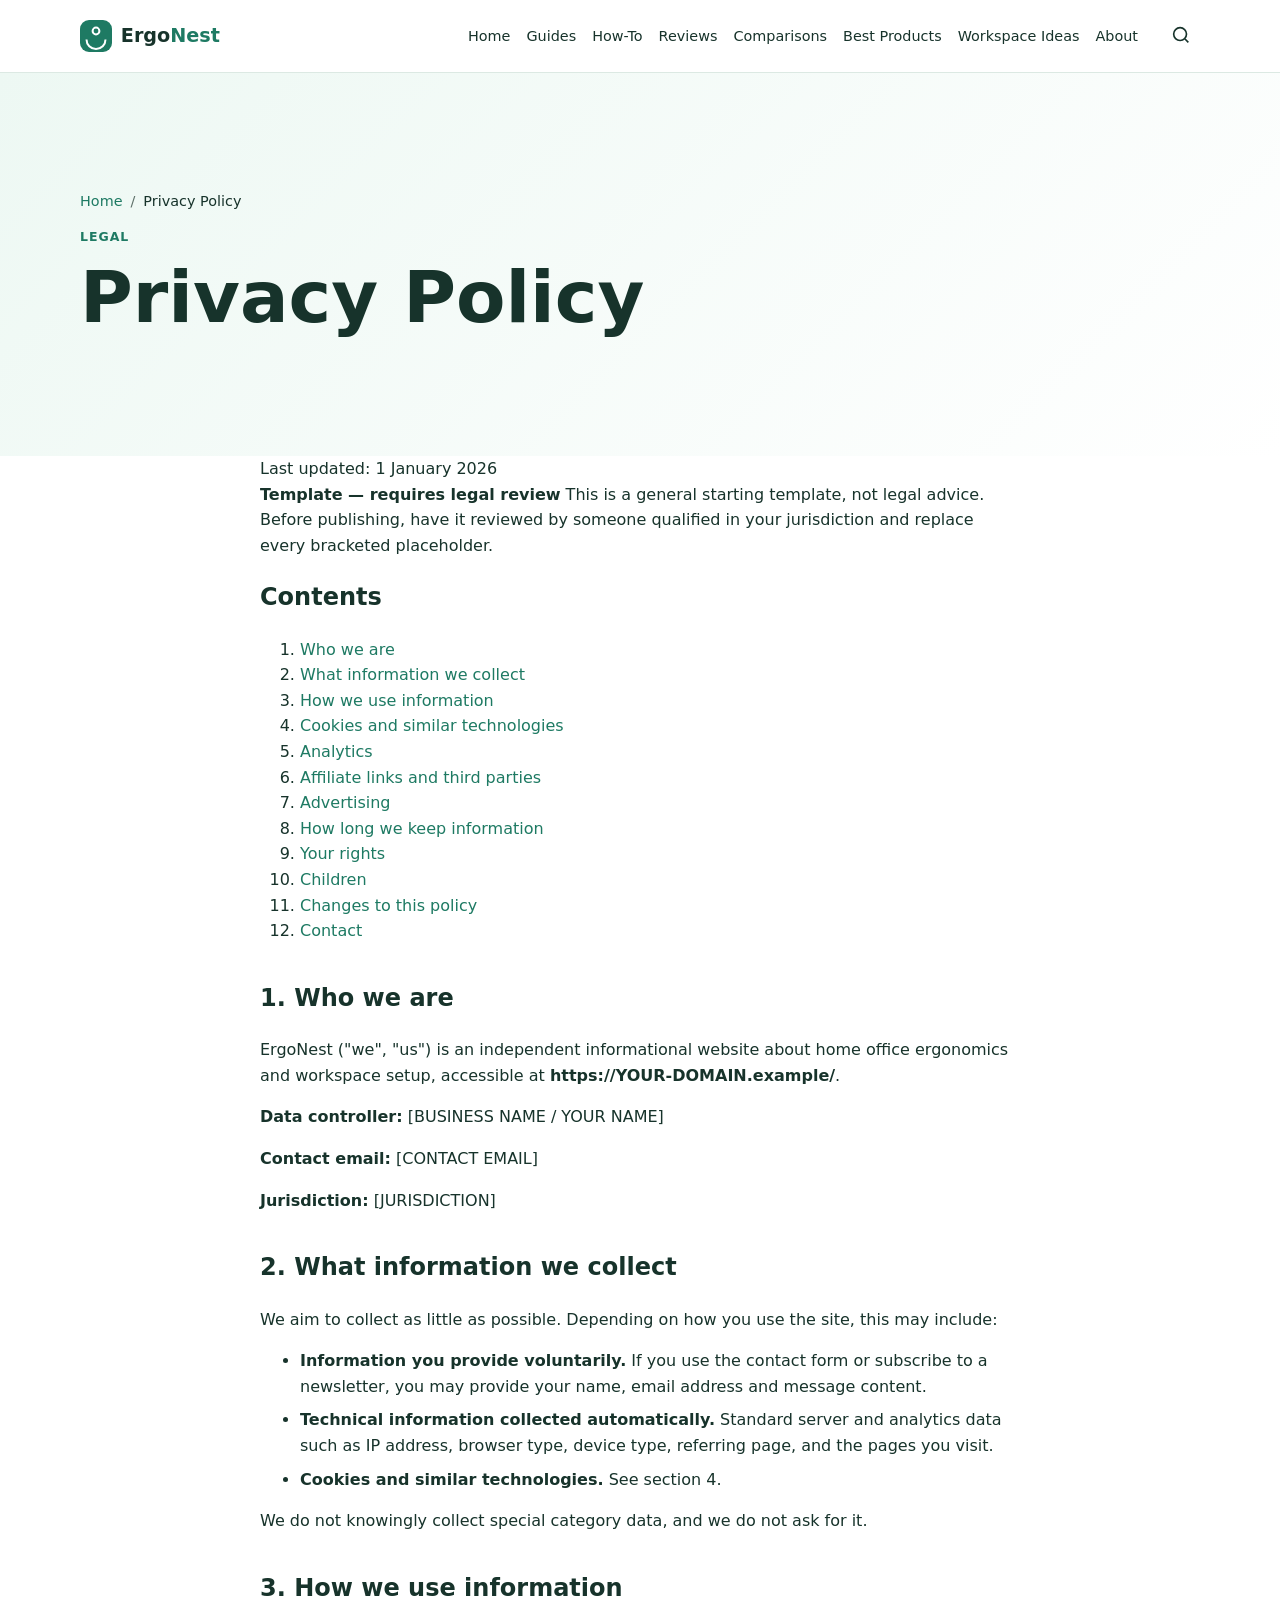
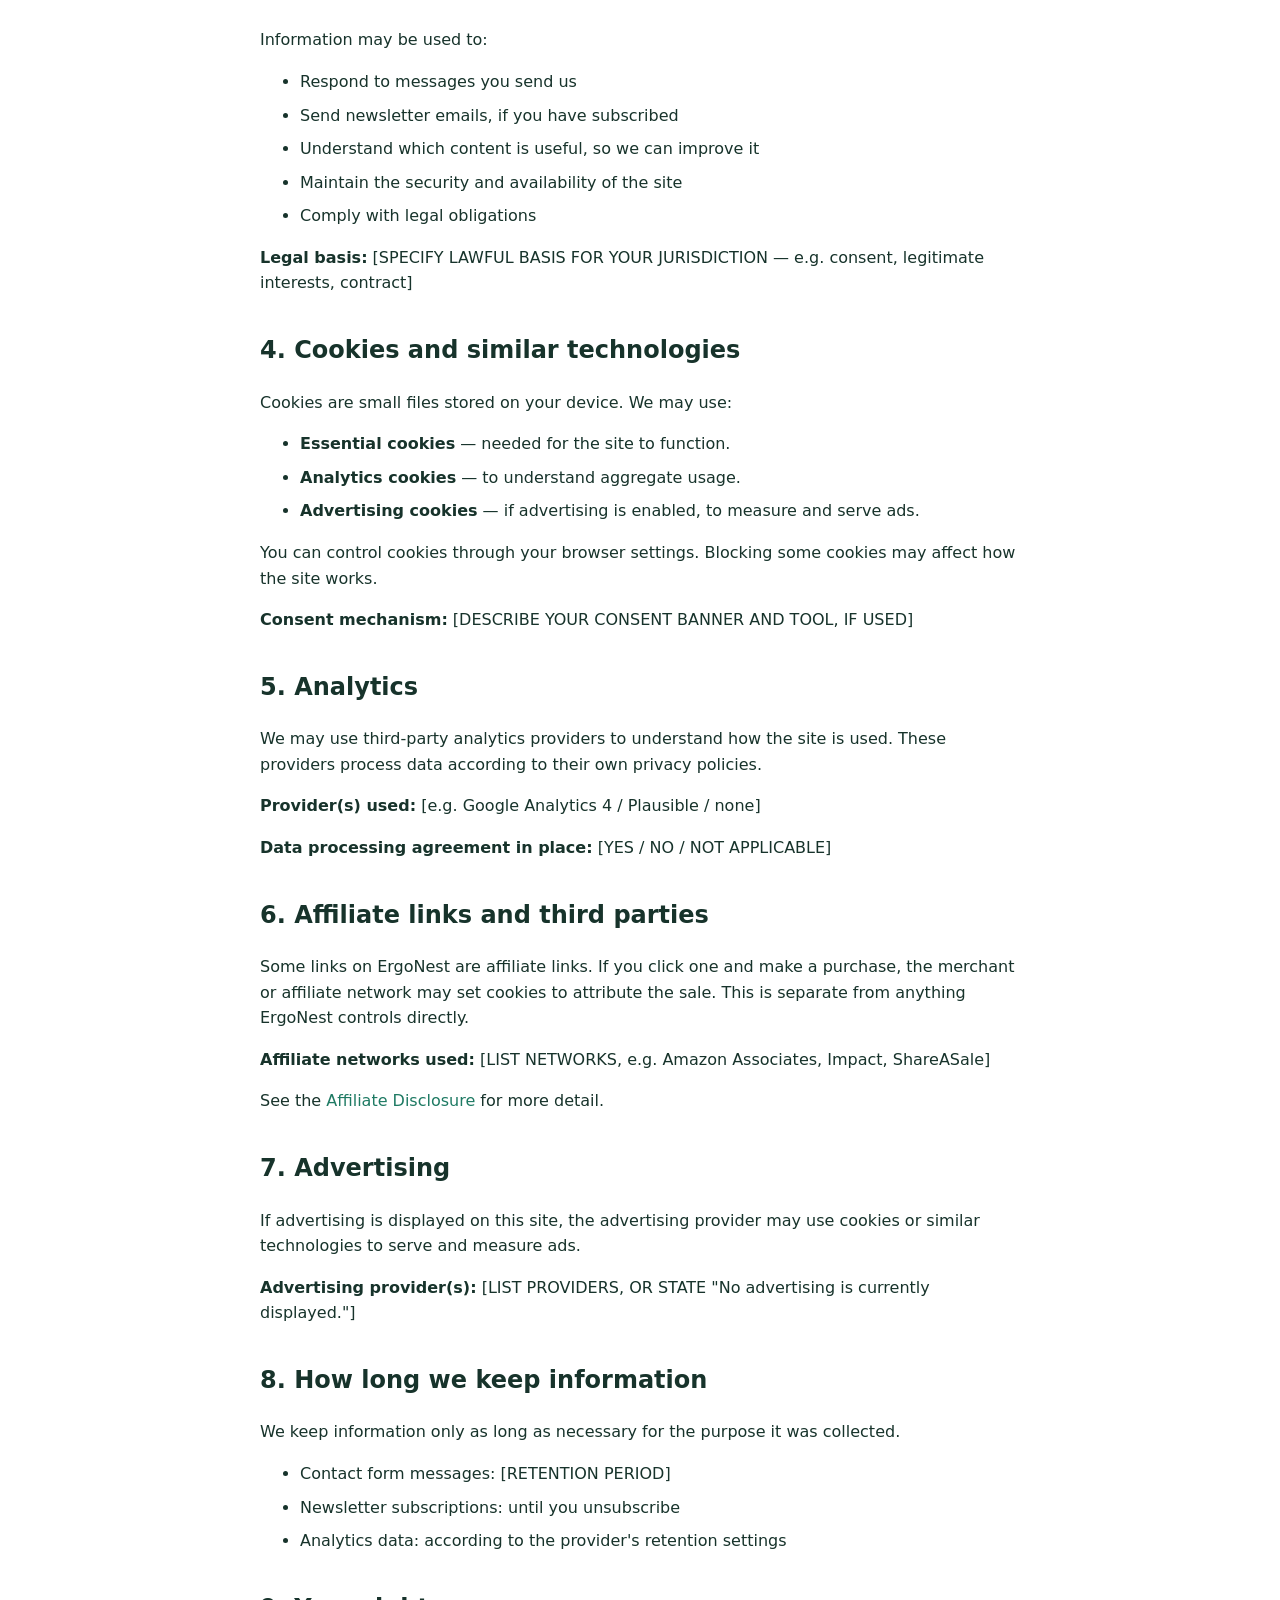
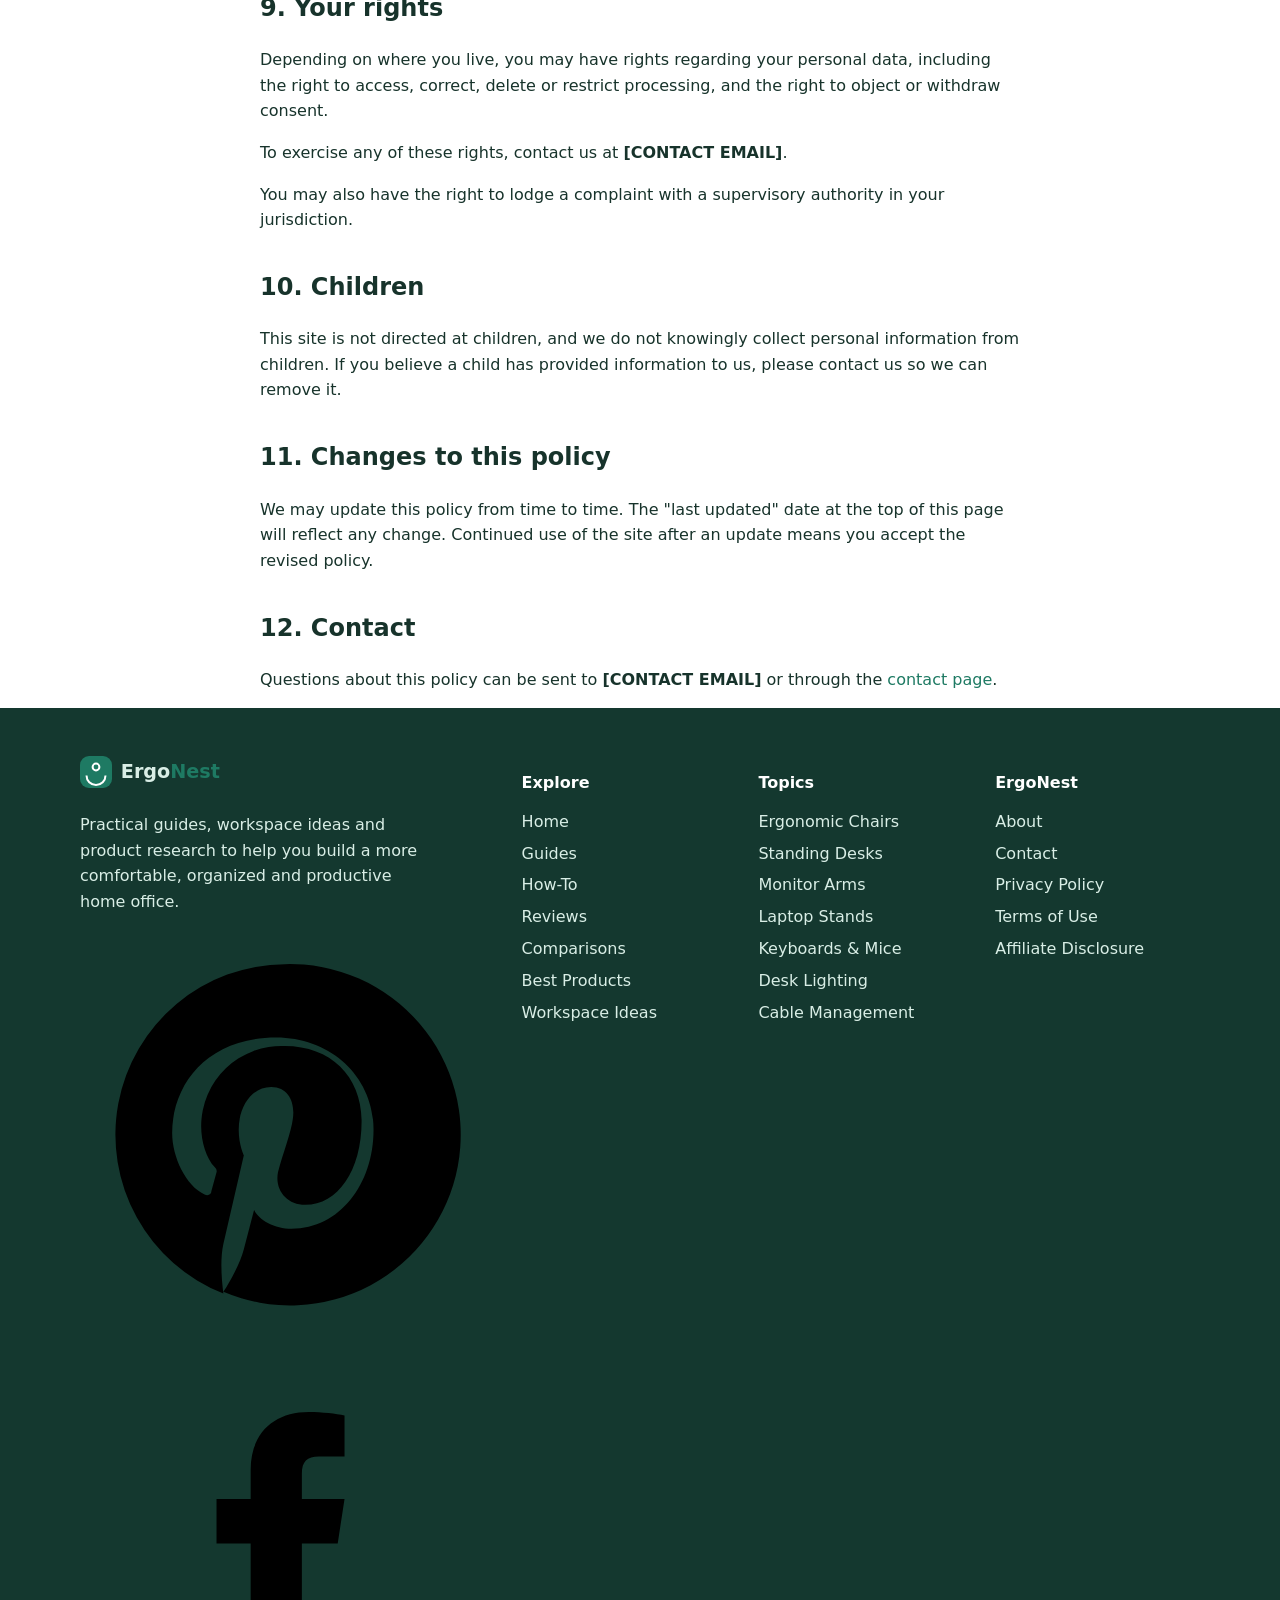
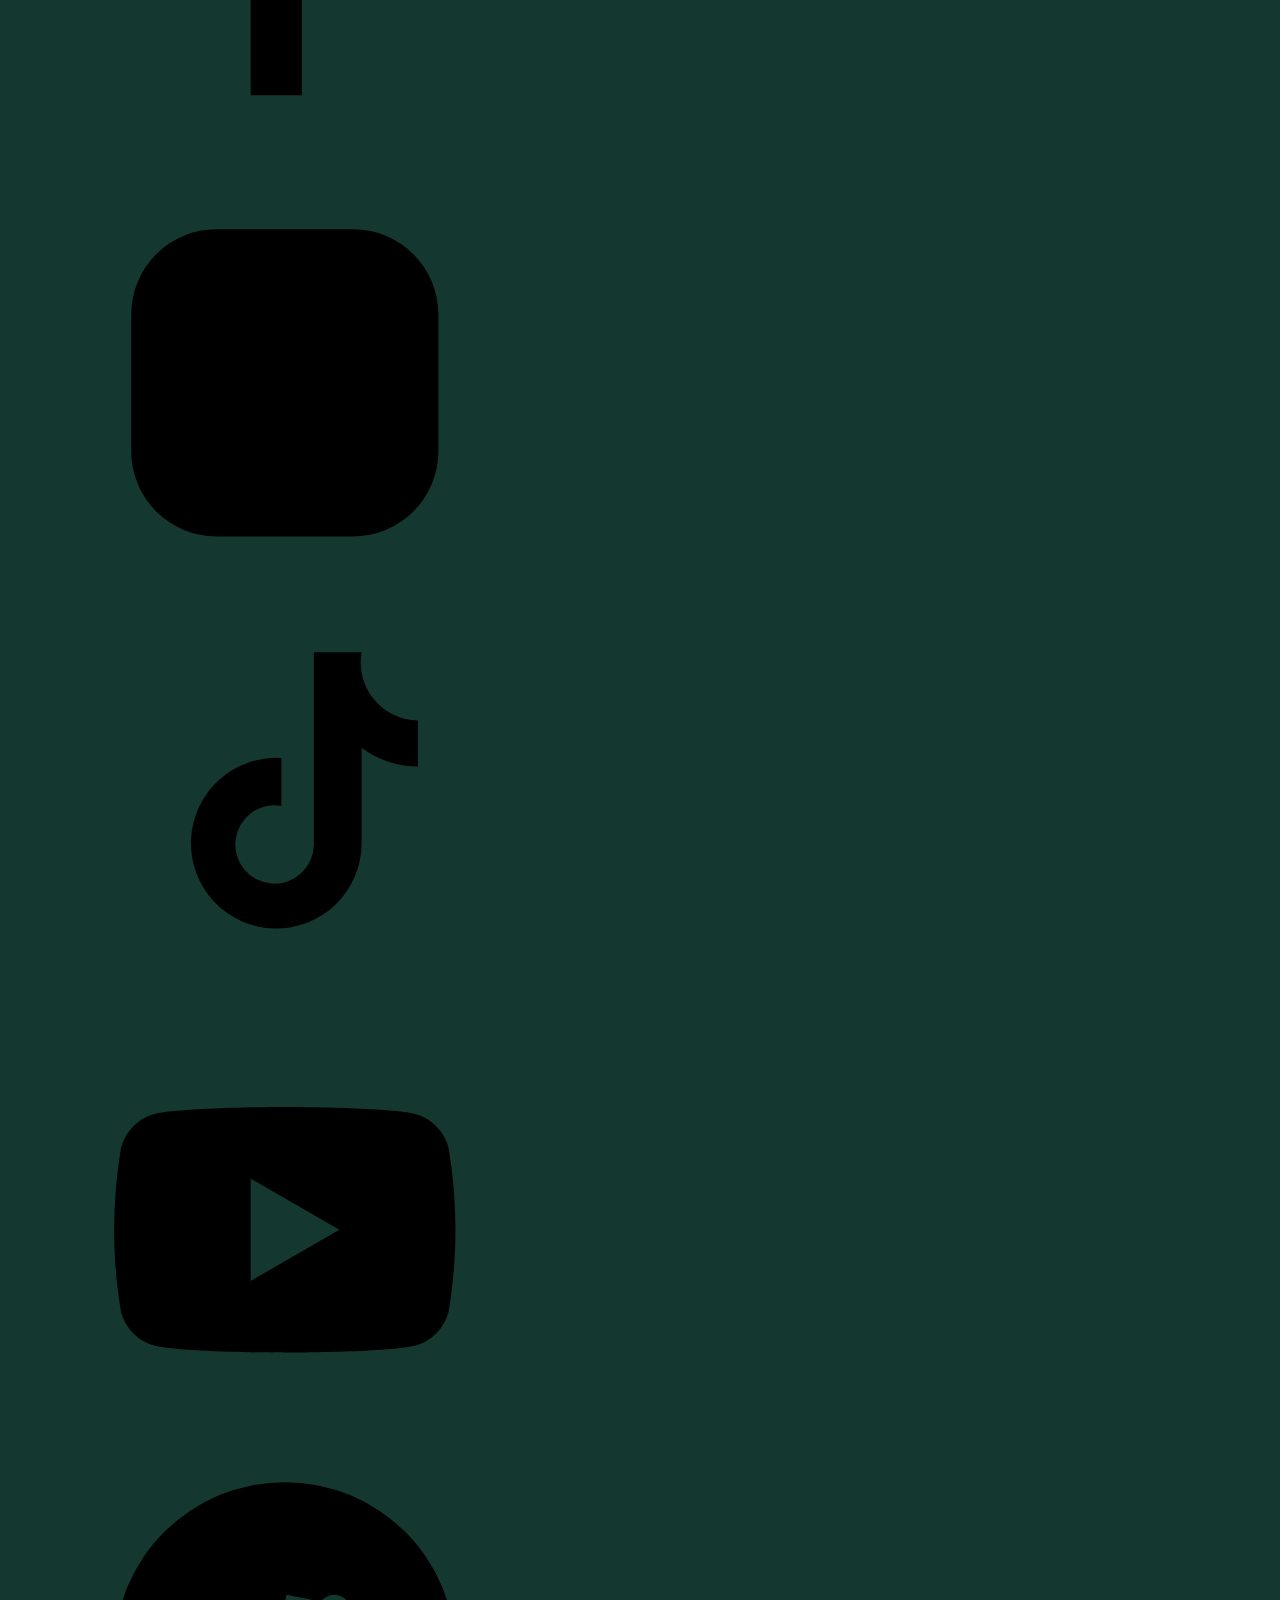
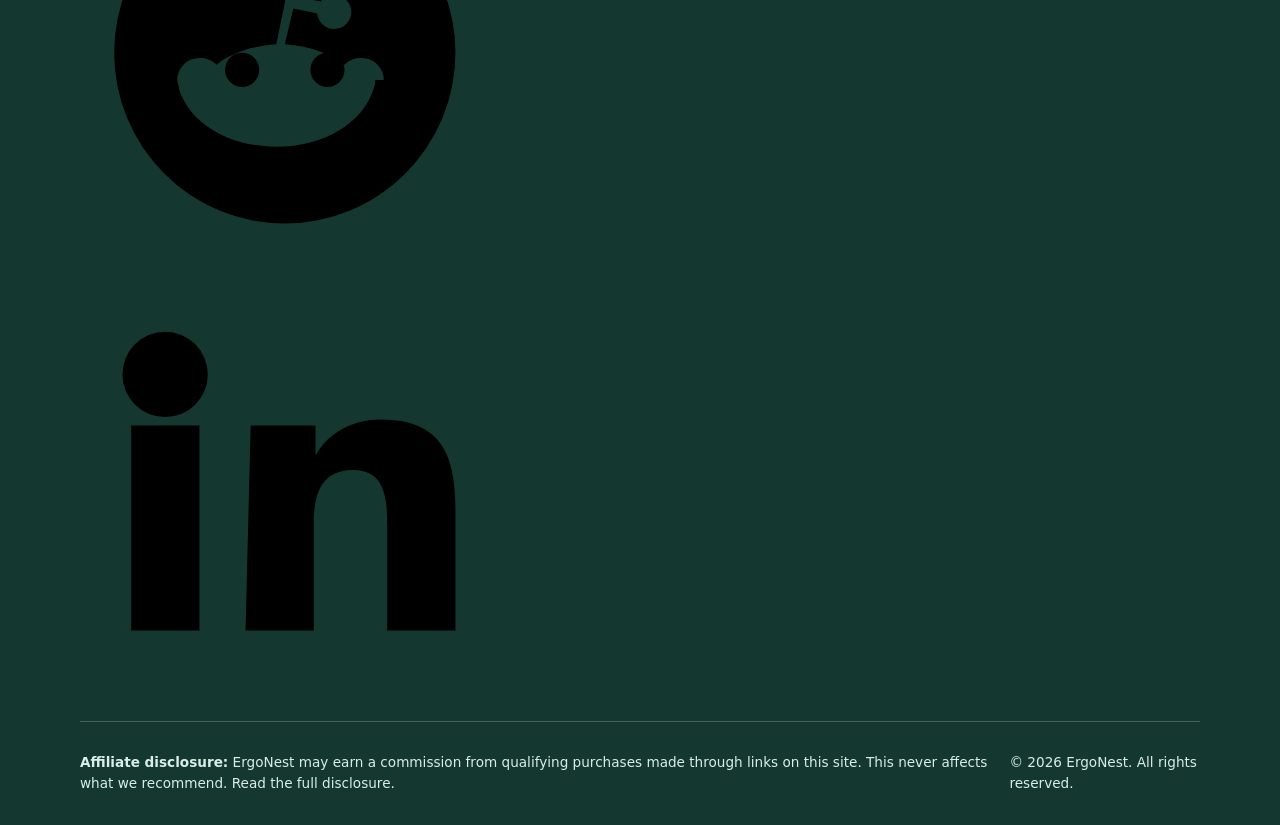
<file: privacy-policy.html>
<!DOCTYPE html>
<html lang="en">
<head>
<meta charset="utf-8">
<meta name="viewport" content="width=device-width, initial-scale=1">
<meta name="theme-color" content="#1E7A63">

<title>Privacy Policy | ErgoNest</title>
<meta name="description" content="How ErgoNest handles personal data, cookies and analytics. Template requiring jurisdiction-specific legal review before publication.">
<link rel="canonical" href="https://YOUR-DOMAIN.example/privacy-policy.html">
<meta name="robots" content="noindex, follow">

<meta property="og:type" content="website">
<meta property="og:site_name" content="ErgoNest">
<meta property="og:title" content="Privacy Policy | ErgoNest">
<meta property="og:description" content="How ErgoNest handles personal data, cookies and analytics. Template requiring jurisdiction-specific legal review before publication.">
<meta property="og:url" content="https://YOUR-DOMAIN.example/privacy-policy.html">
<meta property="og:image" content="https://YOUR-DOMAIN.example/assets/img/og-default.svg">
<meta name="twitter:card" content="summary_large_image">

<link rel="icon" href="data:image/svg+xml,%3Csvg xmlns='http://www.w3.org/2000/svg' viewBox='0 0 32 32'%3E%3Crect width='32' height='32' rx='8' fill='%231E7A63'/%3E%3Ccircle cx='16' cy='11' r='3.4' fill='%23fff'/%3E%3Cpath d='M6.5 19.5a9.5 9.5 0 0 0 19 0' fill='none' stroke='%23fff' stroke-width='2.6' stroke-linecap='round'/%3E%3C/svg%3E">
<link rel="stylesheet" href="assets/css/style.css">

</head>

<body>
<a class="skip-link" href="#main">Skip to main content</a>

<header class="site-header" id="top">
  <div class="container header__inner">
    <a class="brand" href="index.html" aria-label="ErgoNest — home">
      <svg class="brand__mark" viewBox="0 0 32 32" aria-hidden="true" focusable="false">
        <rect class="brand__mark-bg" width="32" height="32" rx="9"/>
        <circle class="brand__mark-fg" cx="16" cy="11" r="3.4"/>
        <path class="brand__mark-line" d="M6.5 19.5a9.5 9.5 0 0 0 19 0"/>
      </svg>
      <span class="brand__name">Ergo<em>Nest</em></span>
    </a>

    <nav class="nav" id="primary-nav" aria-label="Primary">
      <ul class="nav__list">
        <li><a href="index.html">Home</a></li>
        <li><a href="guides.html">Guides</a></li>
        <li><a href="how-to.html">How-To</a></li>
        <li><a href="reviews.html">Reviews</a></li>
        <li><a href="comparisons.html">Comparisons</a></li>
        <li><a href="best-products.html">Best Products</a></li>
        <li><a href="workspace-ideas.html">Workspace Ideas</a></li>
        <li><a href="about.html">About</a></li>
      </ul>
    </nav>

    <div class="header__actions">
      <button class="icon-btn" type="button" data-search-toggle aria-label="Open search" aria-expanded="false" aria-controls="site-search">
        <svg viewBox="0 0 24 24" aria-hidden="true" focusable="false"><circle cx="11" cy="11" r="7"/><path d="M20 20l-3.6-3.6"/></svg>
      </button>
      <button class="icon-btn nav-toggle" type="button" data-nav-toggle aria-label="Open menu" aria-expanded="false" aria-controls="primary-nav">
        <span class="nav-toggle__bars" aria-hidden="true"><i></i><i></i><i></i></span>
      </button>
    </div>
  </div>
</header>

<div class="search-overlay" id="site-search" hidden>
  <div class="search-overlay__panel" role="dialog" aria-modal="true" aria-label="Search ErgoNest">
    <form class="search-form" action="/search" method="get" role="search">
      <label class="sr-only" for="q">Search ErgoNest</label>
      <svg class="search-form__icon" viewBox="0 0 24 24" aria-hidden="true"><circle cx="11" cy="11" r="7"/><path d="M20 20l-3.6-3.6"/></svg>
      <input id="q" name="q" type="search" placeholder="Search guides, reviews, workspace ideas…" autocomplete="off">
      <button class="btn btn--primary btn--sm" type="submit">Search</button>
    </form>
    <p class="search-overlay__hint">Popular: <a href="how-to.html">monitor height</a>, <a href="guides.html">desk setup</a>, <a href="best-products.html">ergonomic chairs</a></p>
    <button class="search-overlay__close icon-btn" type="button" data-search-close aria-label="Close search">
      <svg viewBox="0 0 24 24" aria-hidden="true"><path d="M6 6l12 12M18 6L6 18"/></svg>
    </button>
  </div>
</div>

<main id="main">
<section class="page-hero">
    <div class="container">
      <nav aria-label="Breadcrumb">
        <ol class="breadcrumbs">
          <li><a href="index.html">Home</a></li>
          <li aria-current="page">Privacy Policy</li>
        </ol>
      </nav>
      <div class="page-hero__inner">
        <p class="eyebrow">Legal</p>
        <h1>Privacy Policy</h1>
        <p class="page-hero__lead"></p>
      </div>
    </div>
  </section>

  <section class="legal">
    <div class="container container--narrow">
      <span class="legal__updated">Last updated: <time datetime="2026-01-01">1 January 2026</time></span>

      <div class="placeholder-note">
        <strong>Template — requires legal review</strong>
        This is a general starting template, not legal advice. Before publishing, have it reviewed by someone qualified in your jurisdiction and replace every bracketed placeholder.
      </div>

      <div class="legal__toc">
        <h2>Contents</h2>
        <ol>
          <li><a href="#who-we-are">Who we are</a></li>
          <li><a href="#what-we-collect">What information we collect</a></li>
          <li><a href="#how-we-use">How we use information</a></li>
          <li><a href="#cookies">Cookies and similar technologies</a></li>
          <li><a href="#analytics">Analytics</a></li>
          <li><a href="#affiliate">Affiliate links and third parties</a></li>
          <li><a href="#advertising">Advertising</a></li>
          <li><a href="#retention">How long we keep information</a></li>
          <li><a href="#rights">Your rights</a></li>
          <li><a href="#children">Children</a></li>
          <li><a href="#changes">Changes to this policy</a></li>
          <li><a href="#contact">Contact</a></li>
        </ol>
      </div>

      <div class="prose">

        <h2 id="who-we-are">1. Who we are</h2>
        <p>ErgoNest ("we", "us") is an independent informational website about home office ergonomics and workspace setup, accessible at <strong>https://YOUR-DOMAIN.example/</strong>.</p>
        <p><strong>Data controller:</strong> [BUSINESS NAME / YOUR NAME]</p>
        <p><strong>Contact email:</strong> [CONTACT EMAIL]</p>
        <p><strong>Jurisdiction:</strong> [JURISDICTION]</p>

        <h2 id="what-we-collect">2. What information we collect</h2>
        <p>We aim to collect as little as possible. Depending on how you use the site, this may include:</p>
        <ul>
          <li><strong>Information you provide voluntarily.</strong> If you use the contact form or subscribe to a newsletter, you may provide your name, email address and message content.</li>
          <li><strong>Technical information collected automatically.</strong> Standard server and analytics data such as IP address, browser type, device type, referring page, and the pages you visit.</li>
          <li><strong>Cookies and similar technologies.</strong> See section 4.</li>
        </ul>
        <p>We do not knowingly collect special category data, and we do not ask for it.</p>

        <h2 id="how-we-use">3. How we use information</h2>
        <p>Information may be used to:</p>
        <ul>
          <li>Respond to messages you send us</li>
          <li>Send newsletter emails, if you have subscribed</li>
          <li>Understand which content is useful, so we can improve it</li>
          <li>Maintain the security and availability of the site</li>
          <li>Comply with legal obligations</li>
        </ul>
        <p><strong>Legal basis:</strong> [SPECIFY LAWFUL BASIS FOR YOUR JURISDICTION — e.g. consent, legitimate interests, contract]</p>

        <h2 id="cookies">4. Cookies and similar technologies</h2>
        <p>Cookies are small files stored on your device. We may use:</p>
        <ul>
          <li><strong>Essential cookies</strong> — needed for the site to function.</li>
          <li><strong>Analytics cookies</strong> — to understand aggregate usage.</li>
          <li><strong>Advertising cookies</strong> — if advertising is enabled, to measure and serve ads.</li>
        </ul>
        <p>You can control cookies through your browser settings. Blocking some cookies may affect how the site works.</p>
        <p><strong>Consent mechanism:</strong> [DESCRIBE YOUR CONSENT BANNER AND TOOL, IF USED]</p>

        <h2 id="analytics">5. Analytics</h2>
        <p>We may use third-party analytics providers to understand how the site is used. These providers process data according to their own privacy policies.</p>
        <p><strong>Provider(s) used:</strong> [e.g. Google Analytics 4 / Plausible / none]</p>
        <p><strong>Data processing agreement in place:</strong> [YES / NO / NOT APPLICABLE]</p>

        <h2 id="affiliate">6. Affiliate links and third parties</h2>
        <p>Some links on ErgoNest are affiliate links. If you click one and make a purchase, the merchant or affiliate network may set cookies to attribute the sale. This is separate from anything ErgoNest controls directly.</p>
        <p><strong>Affiliate networks used:</strong> [LIST NETWORKS, e.g. Amazon Associates, Impact, ShareASale]</p>
        <p>See the <a href="affiliate-disclosure.html">Affiliate Disclosure</a> for more detail.</p>

        <h2 id="advertising">7. Advertising</h2>
        <p>If advertising is displayed on this site, the advertising provider may use cookies or similar technologies to serve and measure ads.</p>
        <p><strong>Advertising provider(s):</strong> [LIST PROVIDERS, OR STATE "No advertising is currently displayed."]</p>

        <h2 id="retention">8. How long we keep information</h2>
        <p>We keep information only as long as necessary for the purpose it was collected.</p>
        <ul>
          <li>Contact form messages: [RETENTION PERIOD]</li>
          <li>Newsletter subscriptions: until you unsubscribe</li>
          <li>Analytics data: according to the provider's retention settings</li>
        </ul>

        <h2 id="rights">9. Your rights</h2>
        <p>Depending on where you live, you may have rights regarding your personal data, including the right to access, correct, delete or restrict processing, and the right to object or withdraw consent.</p>
        <p>To exercise any of these rights, contact us at <strong>[CONTACT EMAIL]</strong>.</p>
        <p>You may also have the right to lodge a complaint with a supervisory authority in your jurisdiction.</p>

        <h2 id="children">10. Children</h2>
        <p>This site is not directed at children, and we do not knowingly collect personal information from children. If you believe a child has provided information to us, please contact us so we can remove it.</p>

        <h2 id="changes">11. Changes to this policy</h2>
        <p>We may update this policy from time to time. The "last updated" date at the top of this page will reflect any change. Continued use of the site after an update means you accept the revised policy.</p>

        <h2 id="contact">12. Contact</h2>
        <p>Questions about this policy can be sent to <strong>[CONTACT EMAIL]</strong> or through the <a href="contact.html">contact page</a>.</p>

      </div>
    </div>
  </section>
</main>

<footer class="site-footer">
  <div class="container footer__top">
    <div class="footer__brand">
      <a class="brand brand--footer" href="index.html" aria-label="ErgoNest — home">
        <svg class="brand__mark" viewBox="0 0 32 32" aria-hidden="true" focusable="false">
        <rect class="brand__mark-bg" width="32" height="32" rx="9"/>
        <circle class="brand__mark-fg" cx="16" cy="11" r="3.4"/>
        <path class="brand__mark-line" d="M6.5 19.5a9.5 9.5 0 0 0 19 0"/>
      </svg>
        <span class="brand__name">Ergo<em>Nest</em></span>
      </a>
      <p class="footer__desc">Practical guides, workspace ideas and product research to help you build a more comfortable, organized and productive home office.</p>
      <ul class="social" aria-label="ErgoNest on social media">
        <li><a href="#" aria-label="Pinterest"><svg viewBox="0 0 24 24" aria-hidden="true"><path d="M12 2a10 10 0 0 0-3.6 19.3c-.1-.8-.2-2 0-2.9l1.2-5.2s-.3-.6-.3-1.5c0-1.4.8-2.5 1.9-2.5.9 0 1.3.7 1.3 1.5 0 .9-.6 2.3-.9 3.5-.2 1 .5 1.9 1.6 1.9 1.9 0 3.3-2 3.3-4.9 0-2.6-1.8-4.4-4.5-4.4a4.7 4.7 0 0 0-4.9 4.7c0 .9.3 1.9.8 2.4a.3.3 0 0 1 .1.3l-.3 1.1c0 .2-.2.3-.4.2-1.1-.5-1.9-2.2-1.9-3.6 0-2.9 2.1-5.6 6.1-5.6 3.2 0 5.7 2.3 5.7 5.4 0 3.2-2 5.8-4.8 5.8-1 0-1.9-.5-2.2-1.1l-.6 2.3c-.2.8-.8 1.9-1.2 2.5A10 10 0 1 0 12 2z"/></svg></a></li>
        <li><a href="#" aria-label="Facebook"><svg viewBox="0 0 24 24" aria-hidden="true"><path d="M13 8.5V7c0-.7.3-1 1-1h1.5V3.6c-.5-.1-1.3-.2-2.1-.2-2 0-3.4 1.2-3.4 3.4v1.7H8v2.6h2V20h3v-8.9h2.1l.4-2.6H13z"/></svg></a></li>
        <li><a href="#" aria-label="Instagram"><svg viewBox="0 0 24 24" aria-hidden="true"><rect class="icon-stroke" x="3" y="3" width="18" height="18" rx="5"/><circle class="icon-stroke" cx="12" cy="12" r="4"/><circle cx="17.2" cy="6.8" r="1.3"/></svg></a></li>
        <li><a href="#" aria-label="TikTok"><svg viewBox="0 0 24 24" aria-hidden="true"><path d="M16.5 3h-2.8v11.3a2.3 2.3 0 1 1-1.9-2.3V9.2a5 5 0 1 0 4.7 5V8.6a5.6 5.6 0 0 0 3.3 1.1V7a3.4 3.4 0 0 1-3.3-4z"/></svg></a></li>
        <li><a href="#" aria-label="YouTube"><svg viewBox="0 0 24 24" aria-hidden="true"><path d="M21.6 7.2a2.8 2.8 0 0 0-2-2C17.9 4.8 12 4.8 12 4.8s-5.9 0-7.6.4a2.8 2.8 0 0 0-2 2A29 29 0 0 0 2 12a29 29 0 0 0 .4 4.8 2.8 2.8 0 0 0 2 2c1.7.4 7.6.4 7.6.4s5.9 0 7.6-.4a2.8 2.8 0 0 0 2-2A29 29 0 0 0 22 12a29 29 0 0 0-.4-4.8zM10 15V9l5.2 3z"/></svg></a></li>
        <li><a href="#" aria-label="Reddit"><svg viewBox="0 0 24 24" aria-hidden="true"><path d="M12 2a10 10 0 1 0 0 20 10 10 0 0 0 0-20zm5.3 11.6c0 .2 0 .3-.1.5-.6 2-2.9 3.4-5.7 3.4s-5.1-1.4-5.7-3.4c0-.2-.1-.3-.1-.5a1.3 1.3 0 0 1 1.3-1.3c.4 0 .7.1 1 .4.9-.7 2.1-1.1 3.5-1.2l.6-2.9 2 .4a1 1 0 1 1-.2.7l-1.4-.3-.5 2.1c1.4.1 2.6.5 3.5 1.2.3-.3.6-.4 1-.4a1.3 1.3 0 0 1 1.3 1.3zM9.5 12a1 1 0 1 0 0 2 1 1 0 0 0 0-2zm5 0a1 1 0 1 0 0 2 1 1 0 0 0 0-2z"/></svg></a></li>
        <li><a href="#" aria-label="LinkedIn"><svg viewBox="0 0 24 24" aria-hidden="true"><path d="M4.98 3.5A2.5 2.5 0 1 0 5 8.5a2.5 2.5 0 0 0-.02-5zM3 9h4v12H3zM10 9h3.8v1.7h.05c.53-1 1.83-2.05 3.77-2.05C21.4 8.65 22 11 22 14.1V21h-4v-6.1c0-1.45-.03-3.3-2-3.3s-2.3 1.57-2.3 3.2V21h-4z"/></svg></a></li>
      </ul>
    </div>

    <nav class="footer__col" aria-labelledby="footer-explore">
      <h2 id="footer-explore" class="footer__title">Explore</h2>
      <ul>
        <li><a href="index.html">Home</a></li>
        <li><a href="guides.html">Guides</a></li>
        <li><a href="how-to.html">How-To</a></li>
        <li><a href="reviews.html">Reviews</a></li>
        <li><a href="comparisons.html">Comparisons</a></li>
        <li><a href="best-products.html">Best Products</a></li>
        <li><a href="workspace-ideas.html">Workspace Ideas</a></li>
      </ul>
    </nav>

    <nav class="footer__col" aria-labelledby="footer-topics">
      <h2 id="footer-topics" class="footer__title">Topics</h2>
      <ul>
        <li><a href="guides.html">Ergonomic Chairs</a></li>
        <li><a href="guides.html">Standing Desks</a></li>
        <li><a href="guides.html">Monitor Arms</a></li>
        <li><a href="guides.html">Laptop Stands</a></li>
        <li><a href="guides.html">Keyboards &amp; Mice</a></li>
        <li><a href="guides.html">Desk Lighting</a></li>
        <li><a href="guides.html">Cable Management</a></li>
      </ul>
    </nav>

    <nav class="footer__col" aria-labelledby="footer-company">
      <h2 id="footer-company" class="footer__title">ErgoNest</h2>
      <ul>
        <li><a href="about.html">About</a></li>
        <li><a href="contact.html">Contact</a></li>
        <li><a href="privacy-policy.html">Privacy Policy</a></li>
        <li><a href="terms.html">Terms of Use</a></li>
        <li><a href="affiliate-disclosure.html">Affiliate Disclosure</a></li>
      </ul>
    </nav>
  </div>

  <div class="container footer__bottom">
    <p class="footer__disclosure"><strong>Affiliate disclosure:</strong> ErgoNest may earn a commission from qualifying purchases made through links on this site. This never affects what we recommend. <a href="affiliate-disclosure.html">Read the full disclosure</a>.</p>
    <p class="footer__copy">© <span data-year>2026</span> ErgoNest. All rights reserved.</p>
  </div>
</footer>

<script src="assets/js/main.js" defer></script>
</body>
</html>
</file>
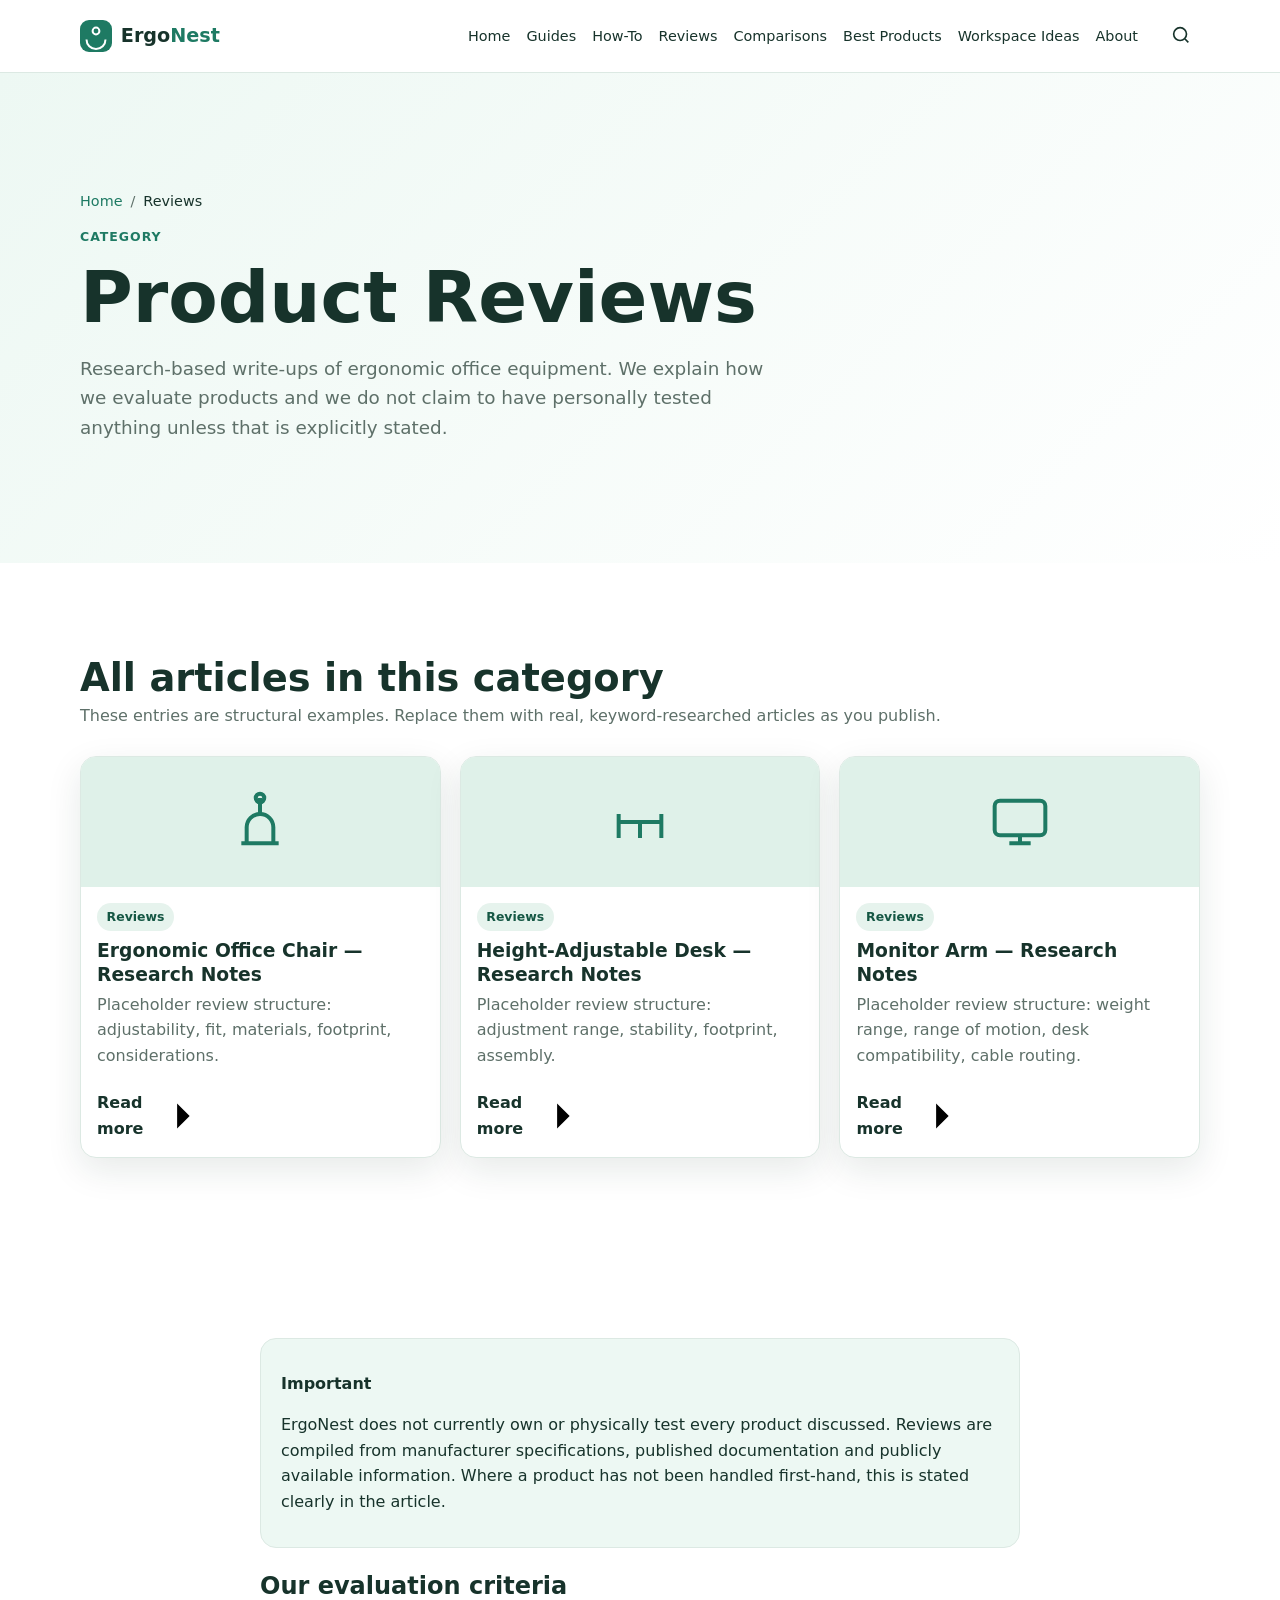
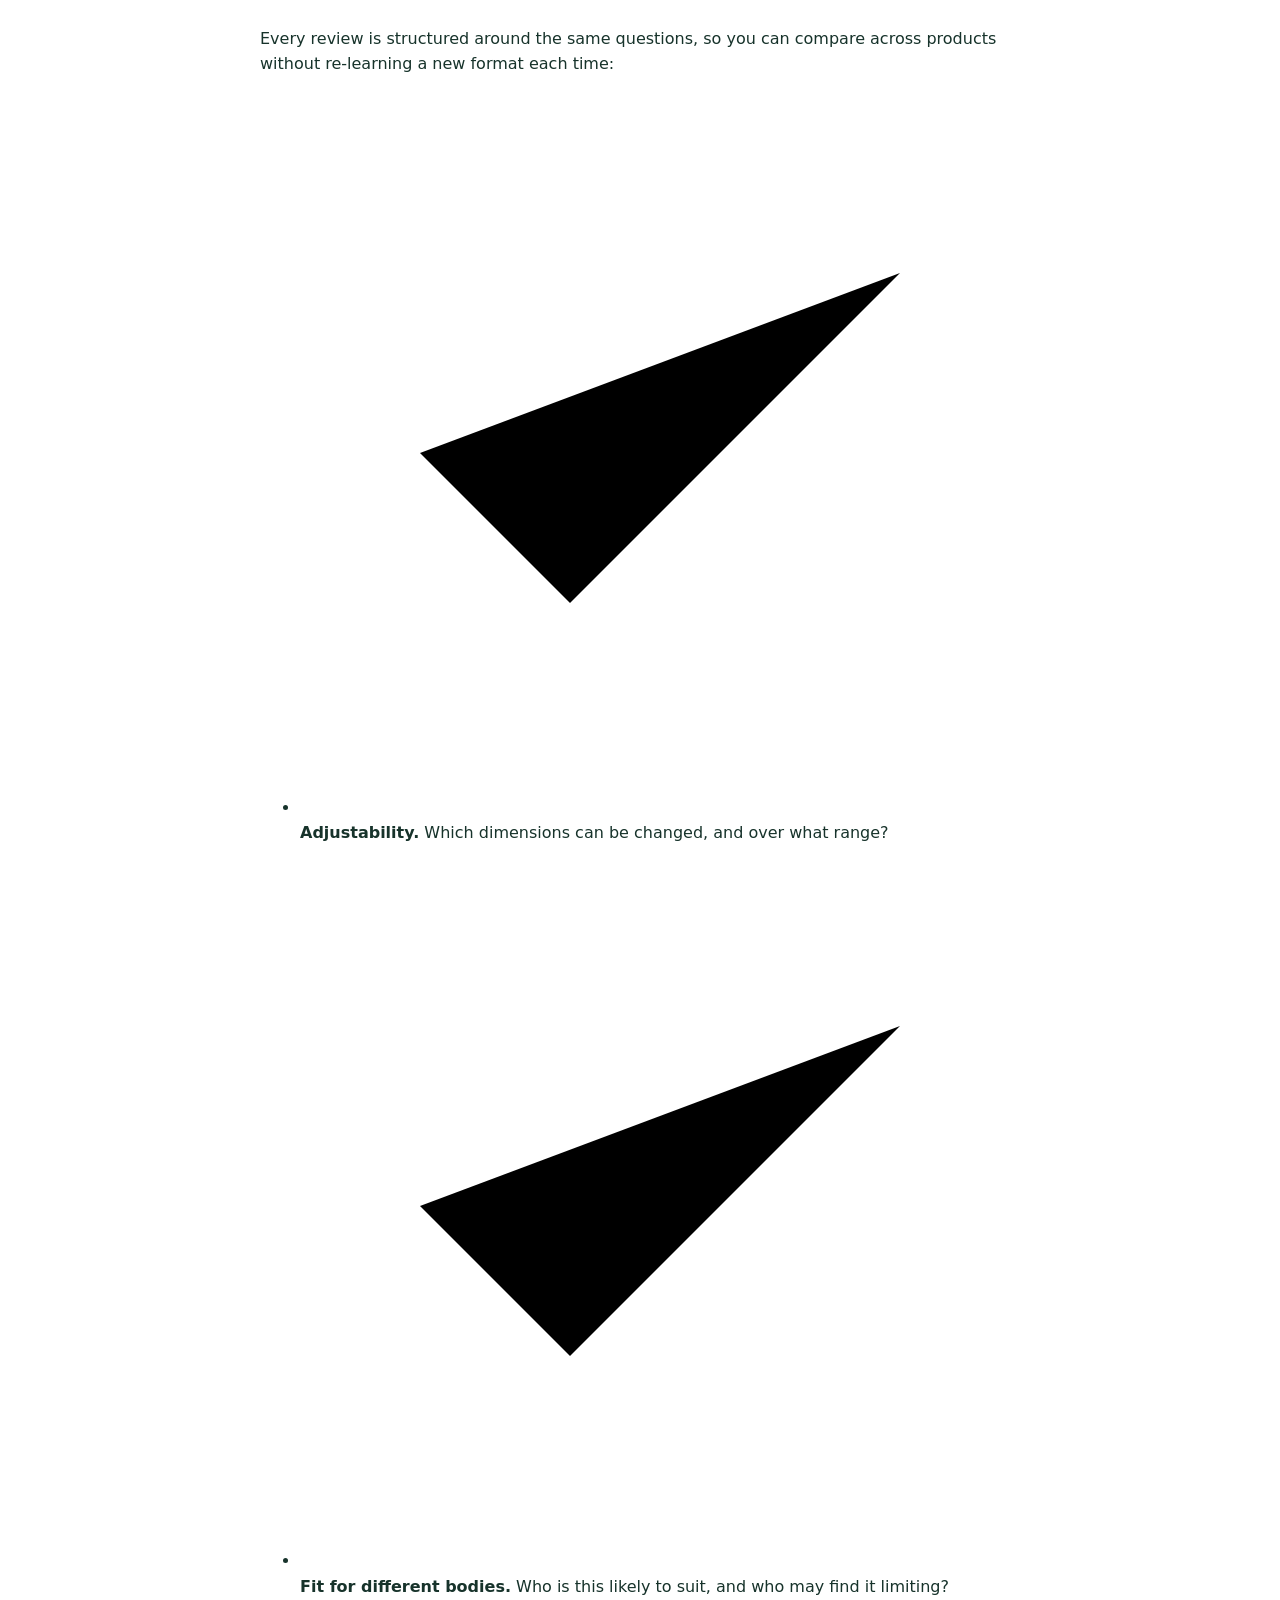
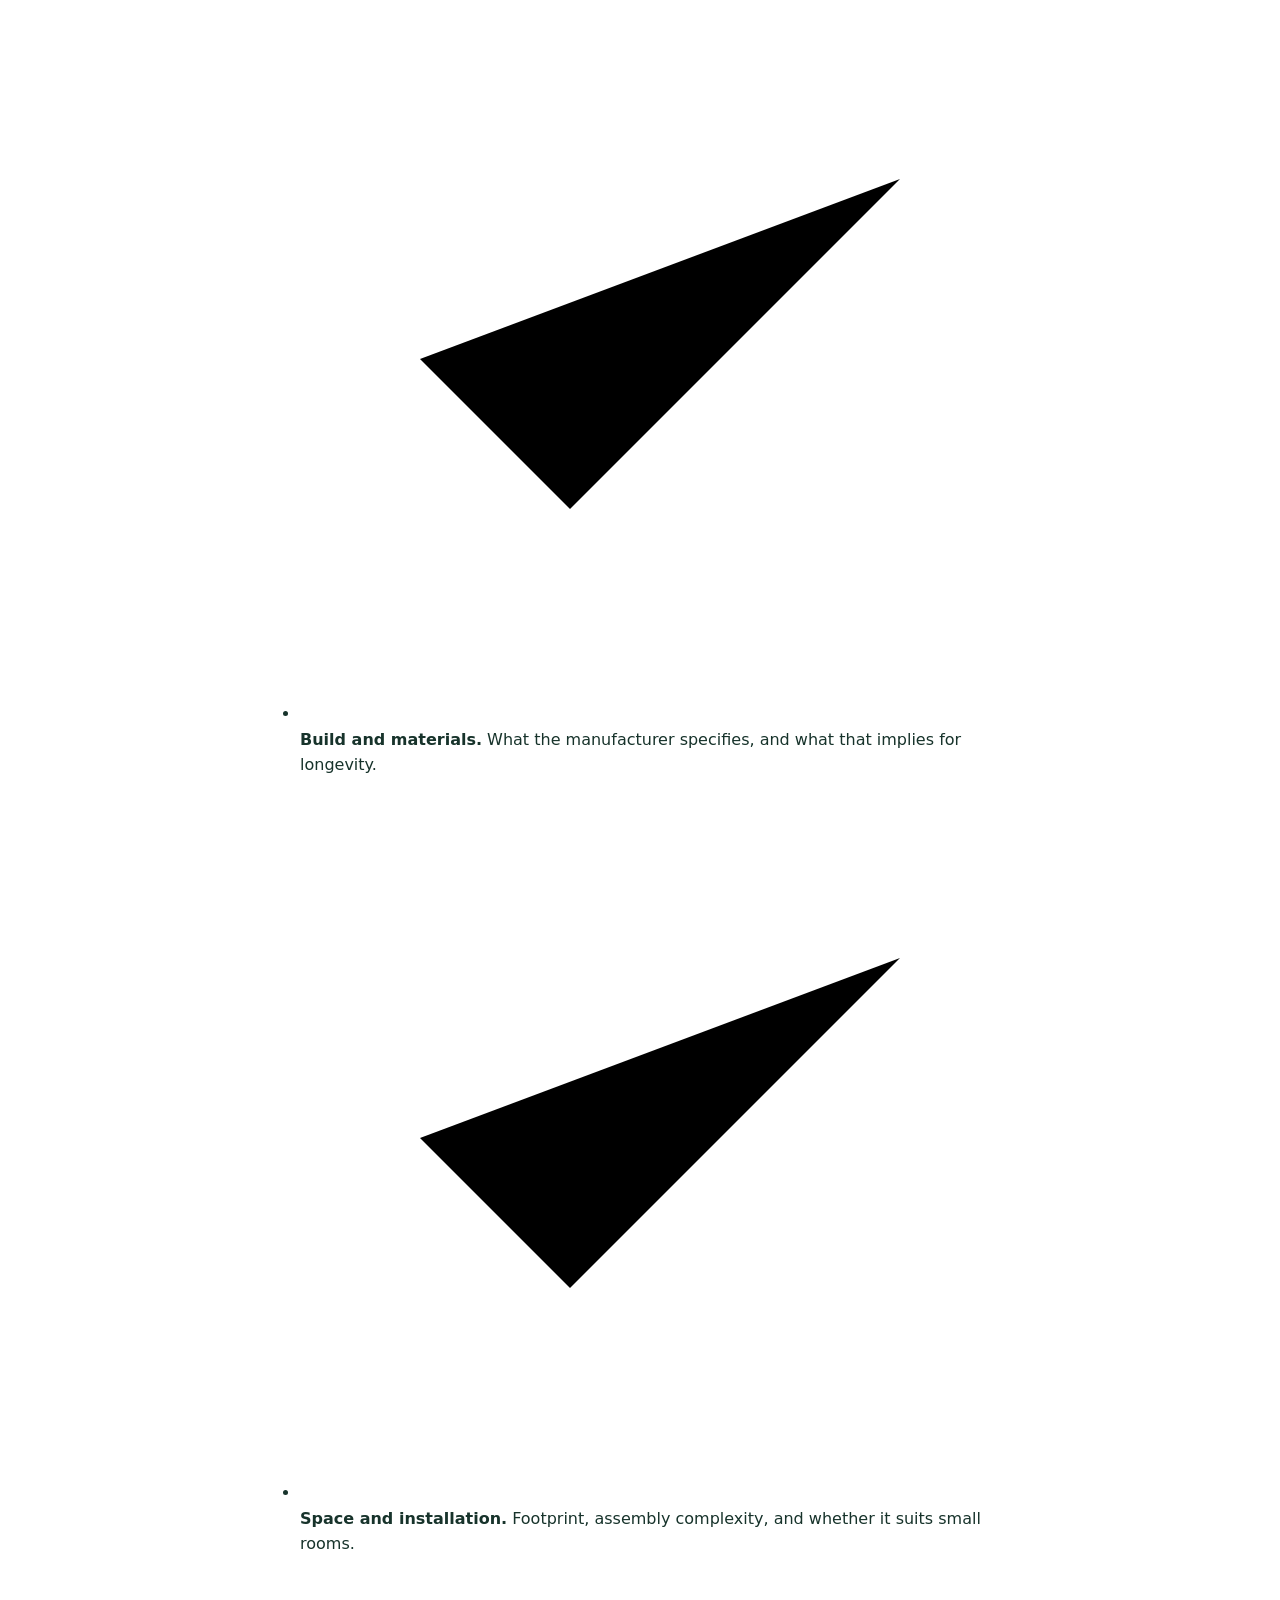
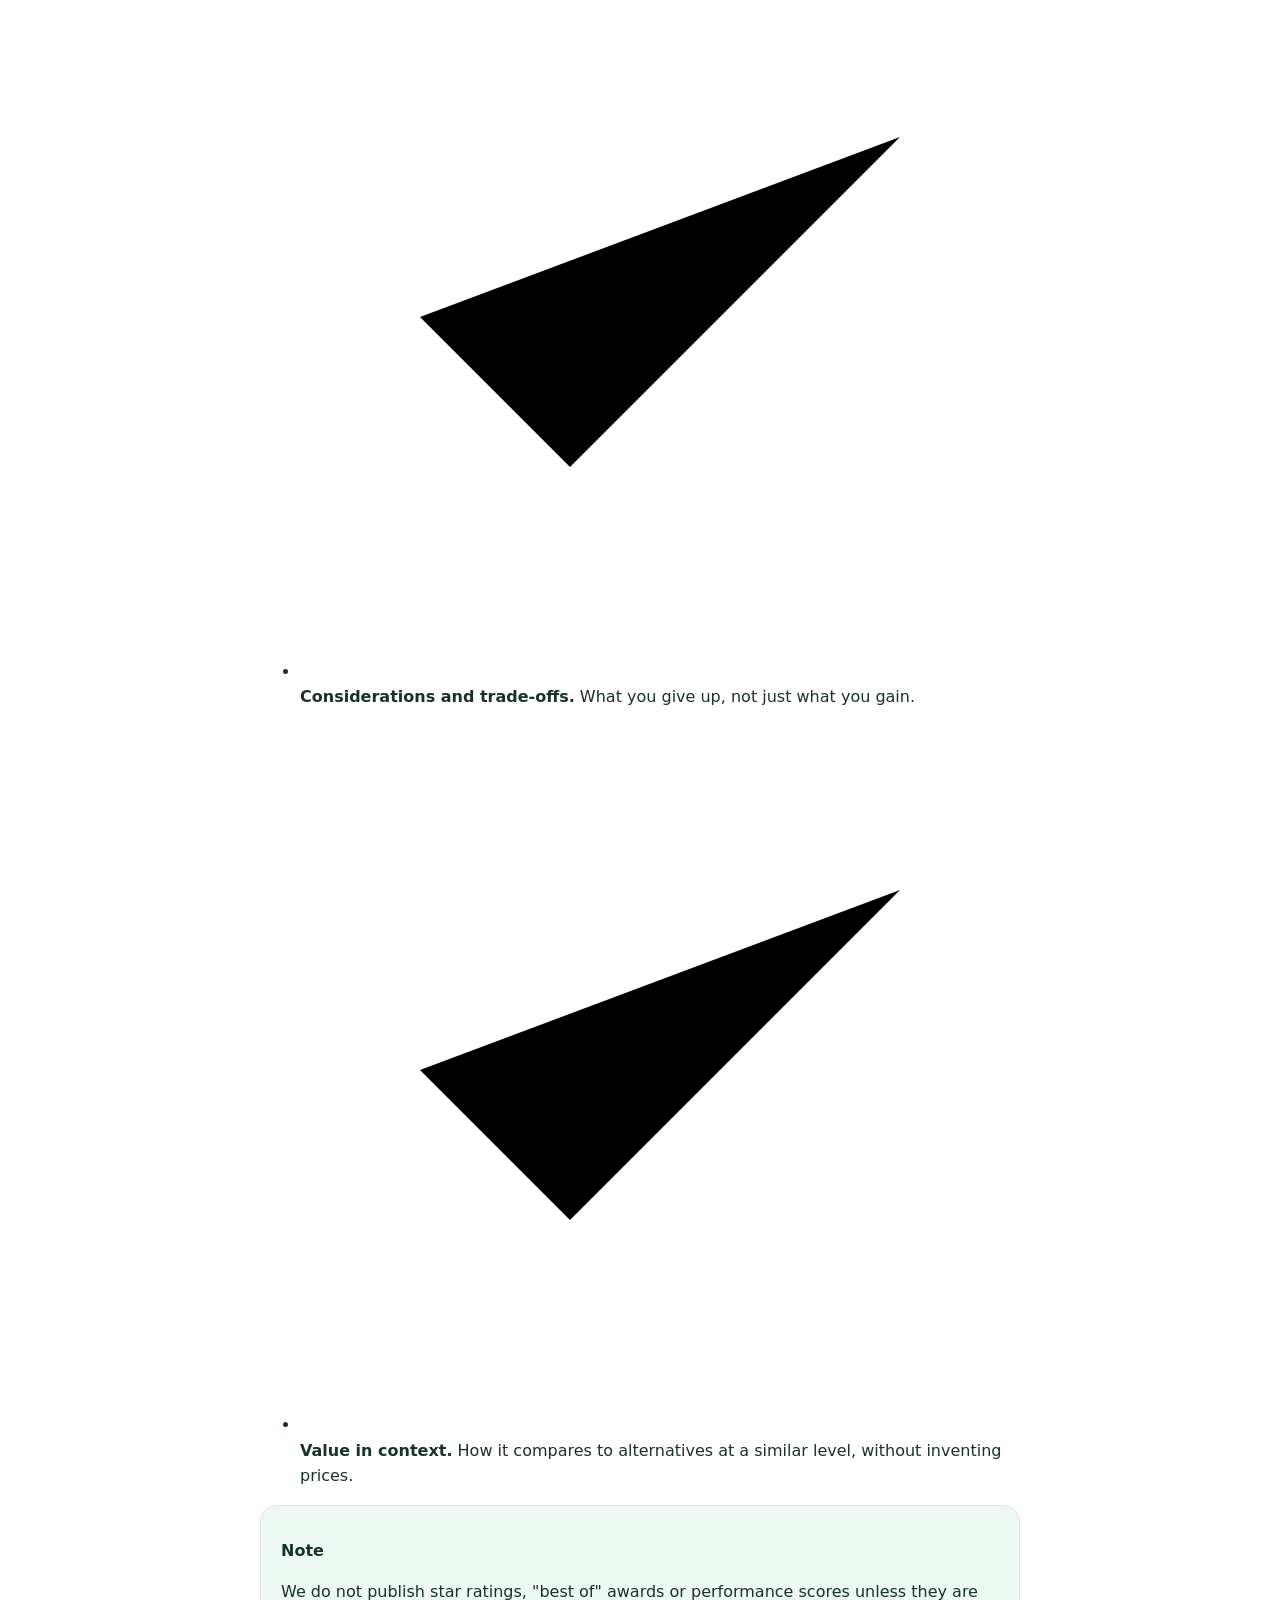
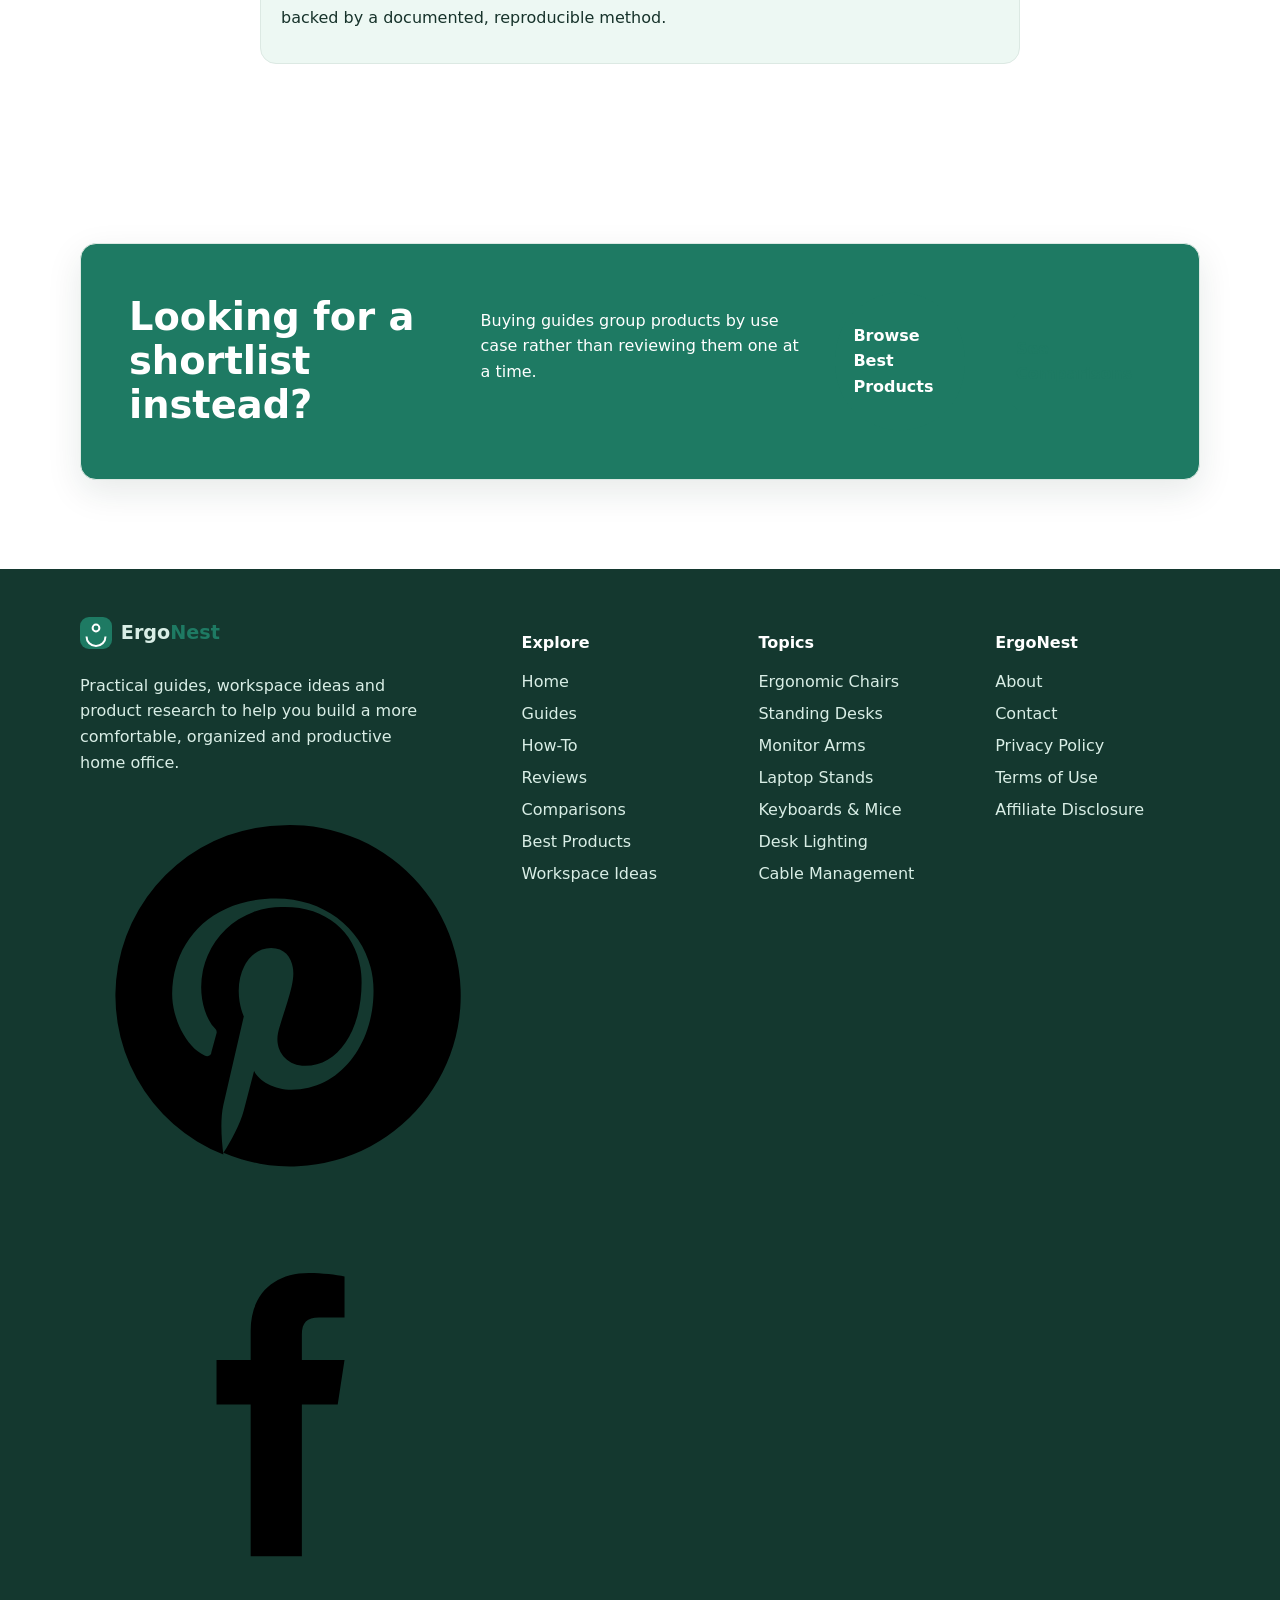
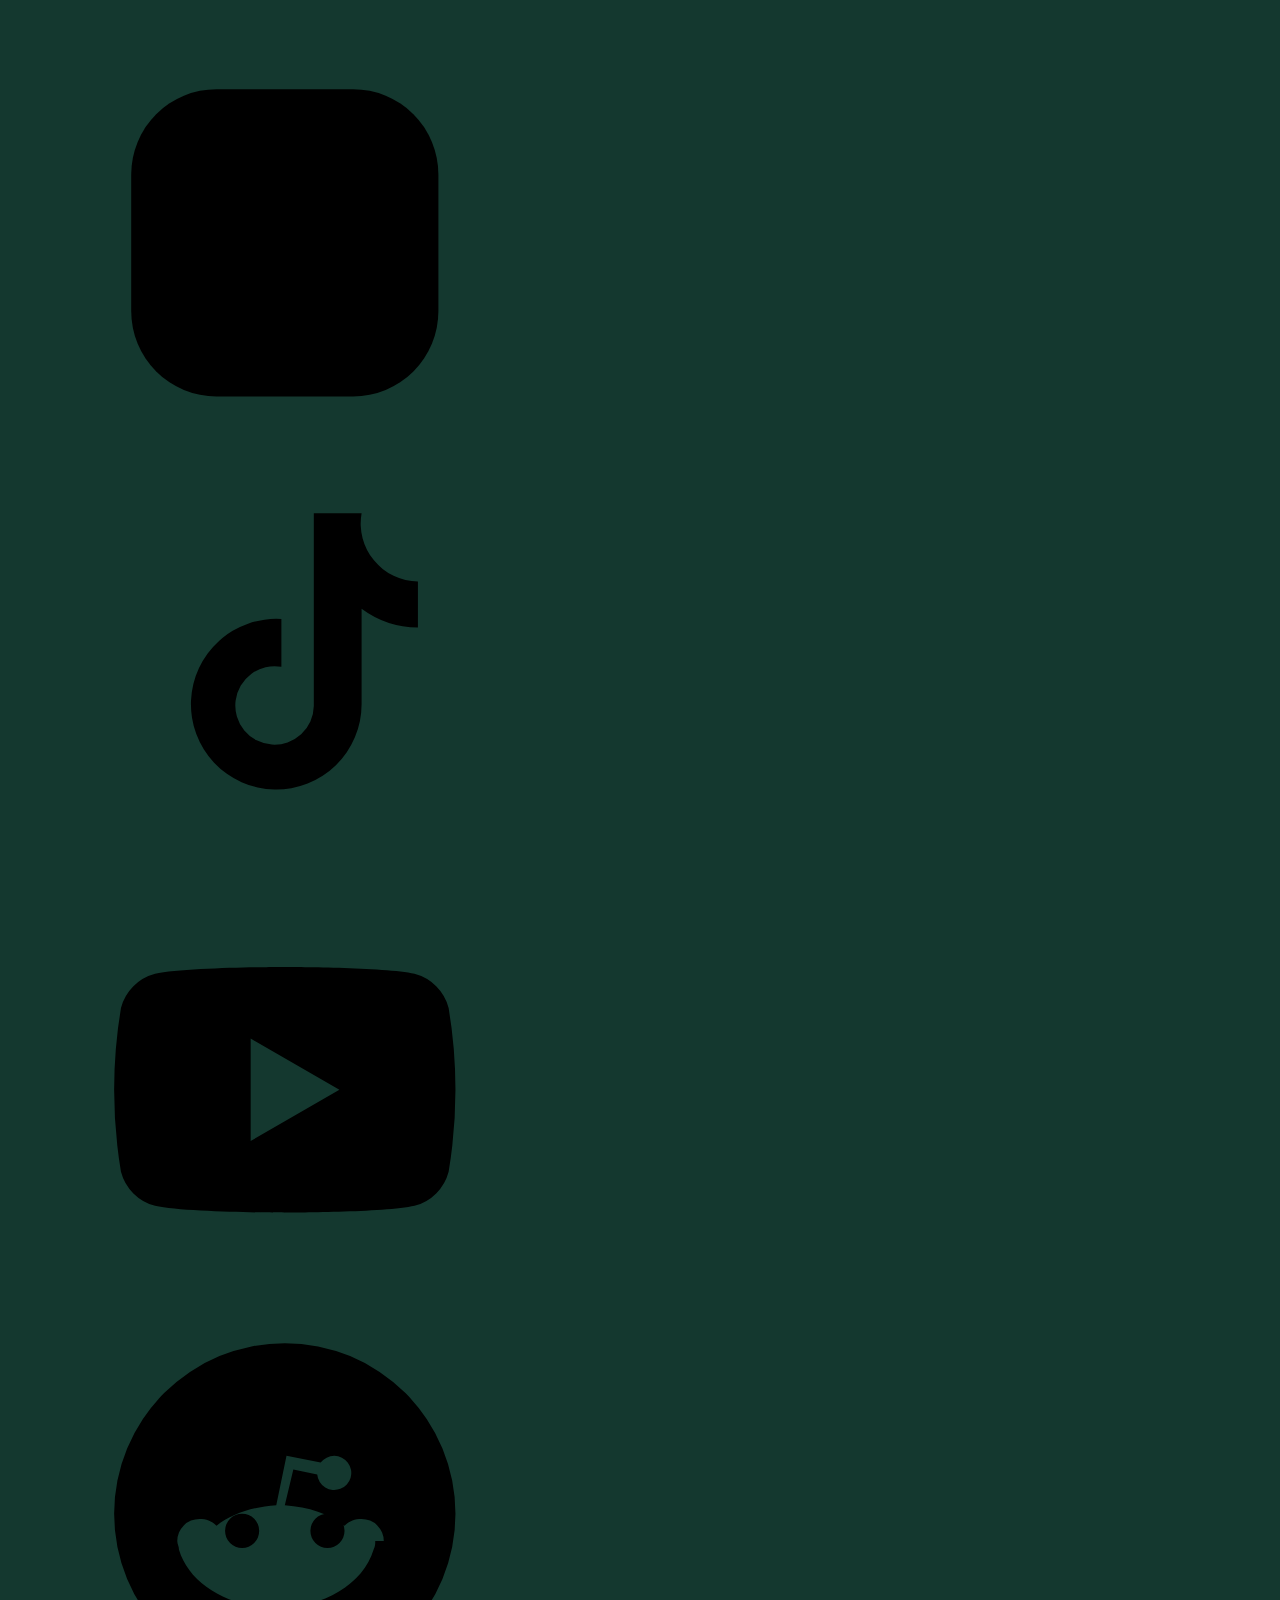
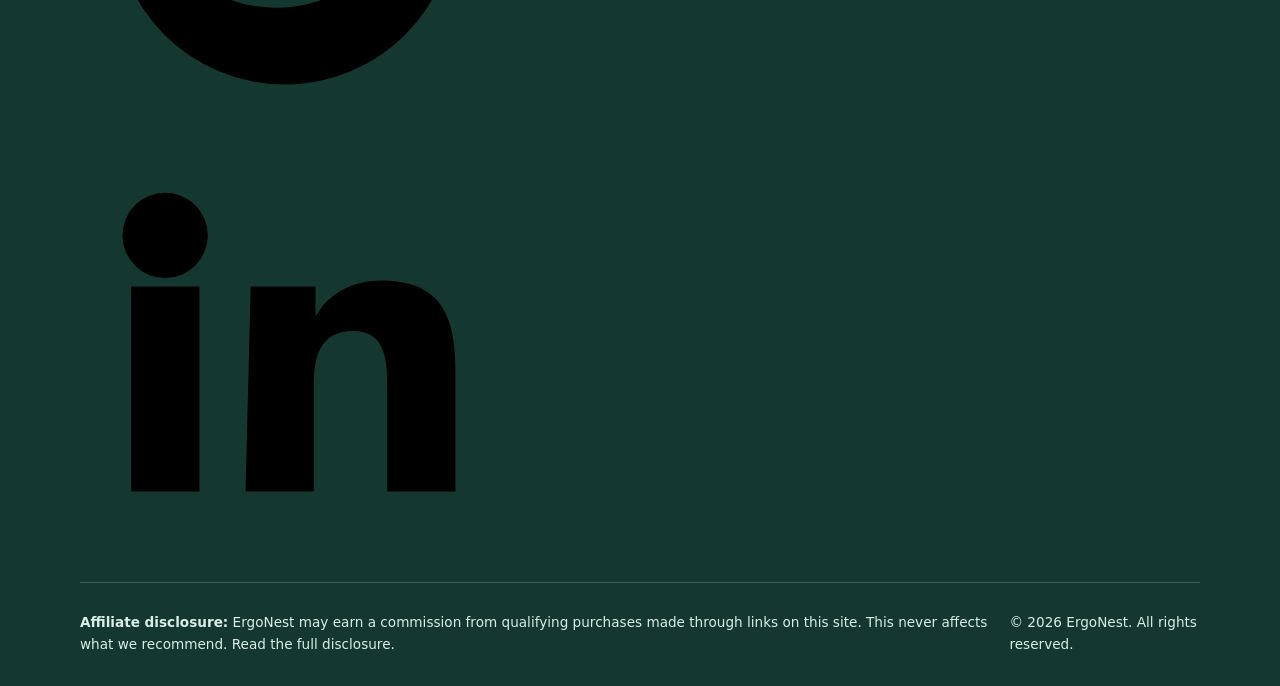
<file: reviews.html>
<!DOCTYPE html>
<html lang="en">
<head>
<meta charset="utf-8">
<meta name="viewport" content="width=device-width, initial-scale=1">
<meta name="theme-color" content="#1E7A63">

<title>Product Reviews | Ergonomic Office Equipment Research — ErgoNest</title>
<meta name="description" content="Research-based reviews of ergonomic office equipment. ErgoNest explains its evaluation criteria and does not claim first-hand testing.">
<link rel="canonical" href="https://YOUR-DOMAIN.example/reviews.html">

<meta property="og:type" content="website">
<meta property="og:site_name" content="ErgoNest">
<meta property="og:title" content="Product Reviews | Ergonomic Office Equipment Research — ErgoNest">
<meta property="og:description" content="Research-based reviews of ergonomic office equipment. ErgoNest explains its evaluation criteria and does not claim first-hand testing.">
<meta property="og:url" content="https://YOUR-DOMAIN.example/reviews.html">
<meta property="og:image" content="https://YOUR-DOMAIN.example/assets/img/og-default.svg">
<meta name="twitter:card" content="summary_large_image">

<link rel="icon" href="data:image/svg+xml,%3Csvg xmlns='http://www.w3.org/2000/svg' viewBox='0 0 32 32'%3E%3Crect width='32' height='32' rx='8' fill='%231E7A63'/%3E%3Ccircle cx='16' cy='11' r='3.4' fill='%23fff'/%3E%3Cpath d='M6.5 19.5a9.5 9.5 0 0 0 19 0' fill='none' stroke='%23fff' stroke-width='2.6' stroke-linecap='round'/%3E%3C/svg%3E">
<link rel="stylesheet" href="assets/css/style.css">

</head>

<body>
<a class="skip-link" href="#main">Skip to main content</a>

<header class="site-header" id="top">
  <div class="container header__inner">
    <a class="brand" href="index.html" aria-label="ErgoNest — home">
      <svg class="brand__mark" viewBox="0 0 32 32" aria-hidden="true" focusable="false">
        <rect class="brand__mark-bg" width="32" height="32" rx="9"/>
        <circle class="brand__mark-fg" cx="16" cy="11" r="3.4"/>
        <path class="brand__mark-line" d="M6.5 19.5a9.5 9.5 0 0 0 19 0"/>
      </svg>
      <span class="brand__name">Ergo<em>Nest</em></span>
    </a>

    <nav class="nav" id="primary-nav" aria-label="Primary">
      <ul class="nav__list">
        <li><a href="index.html">Home</a></li>
        <li><a href="guides.html">Guides</a></li>
        <li><a href="how-to.html">How-To</a></li>
        <li><a href="reviews.html" aria-current="page">Reviews</a></li>
        <li><a href="comparisons.html">Comparisons</a></li>
        <li><a href="best-products.html">Best Products</a></li>
        <li><a href="workspace-ideas.html">Workspace Ideas</a></li>
        <li><a href="about.html">About</a></li>
      </ul>
    </nav>

    <div class="header__actions">
      <button class="icon-btn" type="button" data-search-toggle aria-label="Open search" aria-expanded="false" aria-controls="site-search">
        <svg viewBox="0 0 24 24" aria-hidden="true" focusable="false"><circle cx="11" cy="11" r="7"/><path d="M20 20l-3.6-3.6"/></svg>
      </button>
      <button class="icon-btn nav-toggle" type="button" data-nav-toggle aria-label="Open menu" aria-expanded="false" aria-controls="primary-nav">
        <span class="nav-toggle__bars" aria-hidden="true"><i></i><i></i><i></i></span>
      </button>
    </div>
  </div>
</header>

<div class="search-overlay" id="site-search" hidden>
  <div class="search-overlay__panel" role="dialog" aria-modal="true" aria-label="Search ErgoNest">
    <form class="search-form" action="/search" method="get" role="search">
      <label class="sr-only" for="q">Search ErgoNest</label>
      <svg class="search-form__icon" viewBox="0 0 24 24" aria-hidden="true"><circle cx="11" cy="11" r="7"/><path d="M20 20l-3.6-3.6"/></svg>
      <input id="q" name="q" type="search" placeholder="Search guides, reviews, workspace ideas…" autocomplete="off">
      <button class="btn btn--primary btn--sm" type="submit">Search</button>
    </form>
    <p class="search-overlay__hint">Popular: <a href="how-to.html">monitor height</a>, <a href="guides.html">desk setup</a>, <a href="best-products.html">ergonomic chairs</a></p>
    <button class="search-overlay__close icon-btn" type="button" data-search-close aria-label="Close search">
      <svg viewBox="0 0 24 24" aria-hidden="true"><path d="M6 6l12 12M18 6L6 18"/></svg>
    </button>
  </div>
</div>

<main id="main">
<section class="page-hero">
    <div class="container">
      <nav aria-label="Breadcrumb">
        <ol class="breadcrumbs">
          <li><a href="index.html">Home</a></li>
          <li aria-current="page">Reviews</li>
        </ol>
      </nav>
      <div class="page-hero__inner">
        <p class="eyebrow">Category</p>
        <h1>Product Reviews</h1>
        <p class="page-hero__lead">Research-based write-ups of ergonomic office equipment. We explain how we evaluate products and we do not claim to have personally tested anything unless that is explicitly stated.</p>
      </div>
    </div>
  </section>

  <section class="section">
    <div class="container">
      <div class="section__head">
        <div>
          <h2>All articles in this category</h2>
          <p class="section__sub">These entries are structural examples. Replace them with real, keyword-researched articles as you publish.</p>
        </div>
      </div>
      <div class="grid grid--3 grid--gap-lg">
        <article class="card">
          <a class="card__link" href="article.html">
            <div class="thumb thumb--chairs" aria-hidden="true"><svg viewBox="0 0 24 24"><path d="M7 20v-6a5 5 0 0 1 10 0v6"/><path d="M5 20h14"/><path d="M12 3v6"/><circle cx="12" cy="3" r="1.6"/></svg></div>
            <div class="card__body">
              <span class="chip">Reviews</span>
              <h3 class="card__title">Ergonomic Office Chair — Research Notes</h3>
              <p class="card__excerpt">Placeholder review structure: adjustability, fit, materials, footprint, considerations.</p>
              <span class="card__more">Read more <svg viewBox="0 0 24 24" aria-hidden="true"><path d="M5 12h14M13 6l6 6-6 6"/></svg></span>
            </div>
          </a>
        </article>
        <article class="card">
          <a class="card__link" href="article.html">
            <div class="thumb thumb--desk" aria-hidden="true"><svg viewBox="0 0 24 24"><path d="M4 18V9M20 18V9M4 12h16"/><path d="M12 12v6"/></svg></div>
            <div class="card__body">
              <span class="chip">Reviews</span>
              <h3 class="card__title">Height-Adjustable Desk — Research Notes</h3>
              <p class="card__excerpt">Placeholder review structure: adjustment range, stability, footprint, assembly.</p>
              <span class="card__more">Read more <svg viewBox="0 0 24 24" aria-hidden="true"><path d="M5 12h14M13 6l6 6-6 6"/></svg></span>
            </div>
          </a>
        </article>
        <article class="card">
          <a class="card__link" href="article.html">
            <div class="thumb thumb--monitor" aria-hidden="true"><svg viewBox="0 0 24 24"><rect x="2.5" y="4" width="19" height="13" rx="2"/><path d="M8 20h8M12 17v3"/></svg></div>
            <div class="card__body">
              <span class="chip">Reviews</span>
              <h3 class="card__title">Monitor Arm — Research Notes</h3>
              <p class="card__excerpt">Placeholder review structure: weight range, range of motion, desk compatibility, cable routing.</p>
              <span class="card__more">Read more <svg viewBox="0 0 24 24" aria-hidden="true"><path d="M5 12h14M13 6l6 6-6 6"/></svg></span>
            </div>
          </a>
        </article>
      </div>
    </div>
  </section>

  <section class="section">
    <div class="container container--narrow">
      <div class="callout callout--warn">
        <p class="callout__title">Important</p>
        <p>ErgoNest does not currently own or physically test every product discussed. Reviews are compiled from manufacturer specifications, published documentation and publicly available information. Where a product has not been handled first-hand, this is stated clearly in the article.</p>
      </div>

      <h2>Our evaluation criteria</h2>
      <p>Every review is structured around the same questions, so you can compare across products without re-learning a new format each time:</p>

      <ul class="checklist">
        <li><svg viewBox="0 0 24 24" aria-hidden="true"><path d="M20 6L9 17l-5-5"/></svg><span><strong>Adjustability.</strong> Which dimensions can be changed, and over what range?</span></li>
        <li><svg viewBox="0 0 24 24" aria-hidden="true"><path d="M20 6L9 17l-5-5"/></svg><span><strong>Fit for different bodies.</strong> Who is this likely to suit, and who may find it limiting?</span></li>
        <li><svg viewBox="0 0 24 24" aria-hidden="true"><path d="M20 6L9 17l-5-5"/></svg><span><strong>Build and materials.</strong> What the manufacturer specifies, and what that implies for longevity.</span></li>
        <li><svg viewBox="0 0 24 24" aria-hidden="true"><path d="M20 6L9 17l-5-5"/></svg><span><strong>Space and installation.</strong> Footprint, assembly complexity, and whether it suits small rooms.</span></li>
        <li><svg viewBox="0 0 24 24" aria-hidden="true"><path d="M20 6L9 17l-5-5"/></svg><span><strong>Considerations and trade-offs.</strong> What you give up, not just what you gain.</span></li>
        <li><svg viewBox="0 0 24 24" aria-hidden="true"><path d="M20 6L9 17l-5-5"/></svg><span><strong>Value in context.</strong> How it compares to alternatives at a similar level, without inventing prices.</span></li>
      </ul>

      <div class="callout callout--note">
        <p class="callout__title">Note</p>
        <p>We do not publish star ratings, "best of" awards or performance scores unless they are backed by a documented, reproducible method.</p>
      </div>
    </div>
  </section>
<section class="section">
    <div class="container">
      <div class="cta-box">
        <h2>Looking for a shortlist instead?</h2>
        <p>Buying guides group products by use case rather than reviewing them one at a time.</p>
        <a class="btn btn--primary" href="best-products.html">Browse Best Products</a> <a class="btn btn--ghost" href="comparisons.html">See Comparisons</a>
      </div>
    </div>
  </section>
</main>

<footer class="site-footer">
  <div class="container footer__top">
    <div class="footer__brand">
      <a class="brand brand--footer" href="index.html" aria-label="ErgoNest — home">
        <svg class="brand__mark" viewBox="0 0 32 32" aria-hidden="true" focusable="false">
        <rect class="brand__mark-bg" width="32" height="32" rx="9"/>
        <circle class="brand__mark-fg" cx="16" cy="11" r="3.4"/>
        <path class="brand__mark-line" d="M6.5 19.5a9.5 9.5 0 0 0 19 0"/>
      </svg>
        <span class="brand__name">Ergo<em>Nest</em></span>
      </a>
      <p class="footer__desc">Practical guides, workspace ideas and product research to help you build a more comfortable, organized and productive home office.</p>
      <ul class="social" aria-label="ErgoNest on social media">
        <li><a href="#" aria-label="Pinterest"><svg viewBox="0 0 24 24" aria-hidden="true"><path d="M12 2a10 10 0 0 0-3.6 19.3c-.1-.8-.2-2 0-2.9l1.2-5.2s-.3-.6-.3-1.5c0-1.4.8-2.5 1.9-2.5.9 0 1.3.7 1.3 1.5 0 .9-.6 2.3-.9 3.5-.2 1 .5 1.9 1.6 1.9 1.9 0 3.3-2 3.3-4.9 0-2.6-1.8-4.4-4.5-4.4a4.7 4.7 0 0 0-4.9 4.7c0 .9.3 1.9.8 2.4a.3.3 0 0 1 .1.3l-.3 1.1c0 .2-.2.3-.4.2-1.1-.5-1.9-2.2-1.9-3.6 0-2.9 2.1-5.6 6.1-5.6 3.2 0 5.7 2.3 5.7 5.4 0 3.2-2 5.8-4.8 5.8-1 0-1.9-.5-2.2-1.1l-.6 2.3c-.2.8-.8 1.9-1.2 2.5A10 10 0 1 0 12 2z"/></svg></a></li>
        <li><a href="#" aria-label="Facebook"><svg viewBox="0 0 24 24" aria-hidden="true"><path d="M13 8.5V7c0-.7.3-1 1-1h1.5V3.6c-.5-.1-1.3-.2-2.1-.2-2 0-3.4 1.2-3.4 3.4v1.7H8v2.6h2V20h3v-8.9h2.1l.4-2.6H13z"/></svg></a></li>
        <li><a href="#" aria-label="Instagram"><svg viewBox="0 0 24 24" aria-hidden="true"><rect class="icon-stroke" x="3" y="3" width="18" height="18" rx="5"/><circle class="icon-stroke" cx="12" cy="12" r="4"/><circle cx="17.2" cy="6.8" r="1.3"/></svg></a></li>
        <li><a href="#" aria-label="TikTok"><svg viewBox="0 0 24 24" aria-hidden="true"><path d="M16.5 3h-2.8v11.3a2.3 2.3 0 1 1-1.9-2.3V9.2a5 5 0 1 0 4.7 5V8.6a5.6 5.6 0 0 0 3.3 1.1V7a3.4 3.4 0 0 1-3.3-4z"/></svg></a></li>
        <li><a href="#" aria-label="YouTube"><svg viewBox="0 0 24 24" aria-hidden="true"><path d="M21.6 7.2a2.8 2.8 0 0 0-2-2C17.9 4.8 12 4.8 12 4.8s-5.9 0-7.6.4a2.8 2.8 0 0 0-2 2A29 29 0 0 0 2 12a29 29 0 0 0 .4 4.8 2.8 2.8 0 0 0 2 2c1.7.4 7.6.4 7.6.4s5.9 0 7.6-.4a2.8 2.8 0 0 0 2-2A29 29 0 0 0 22 12a29 29 0 0 0-.4-4.8zM10 15V9l5.2 3z"/></svg></a></li>
        <li><a href="#" aria-label="Reddit"><svg viewBox="0 0 24 24" aria-hidden="true"><path d="M12 2a10 10 0 1 0 0 20 10 10 0 0 0 0-20zm5.3 11.6c0 .2 0 .3-.1.5-.6 2-2.9 3.4-5.7 3.4s-5.1-1.4-5.7-3.4c0-.2-.1-.3-.1-.5a1.3 1.3 0 0 1 1.3-1.3c.4 0 .7.1 1 .4.9-.7 2.1-1.1 3.5-1.2l.6-2.9 2 .4a1 1 0 1 1-.2.7l-1.4-.3-.5 2.1c1.4.1 2.6.5 3.5 1.2.3-.3.6-.4 1-.4a1.3 1.3 0 0 1 1.3 1.3zM9.5 12a1 1 0 1 0 0 2 1 1 0 0 0 0-2zm5 0a1 1 0 1 0 0 2 1 1 0 0 0 0-2z"/></svg></a></li>
        <li><a href="#" aria-label="LinkedIn"><svg viewBox="0 0 24 24" aria-hidden="true"><path d="M4.98 3.5A2.5 2.5 0 1 0 5 8.5a2.5 2.5 0 0 0-.02-5zM3 9h4v12H3zM10 9h3.8v1.7h.05c.53-1 1.83-2.05 3.77-2.05C21.4 8.65 22 11 22 14.1V21h-4v-6.1c0-1.45-.03-3.3-2-3.3s-2.3 1.57-2.3 3.2V21h-4z"/></svg></a></li>
      </ul>
    </div>

    <nav class="footer__col" aria-labelledby="footer-explore">
      <h2 id="footer-explore" class="footer__title">Explore</h2>
      <ul>
        <li><a href="index.html">Home</a></li>
        <li><a href="guides.html">Guides</a></li>
        <li><a href="how-to.html">How-To</a></li>
        <li><a href="reviews.html">Reviews</a></li>
        <li><a href="comparisons.html">Comparisons</a></li>
        <li><a href="best-products.html">Best Products</a></li>
        <li><a href="workspace-ideas.html">Workspace Ideas</a></li>
      </ul>
    </nav>

    <nav class="footer__col" aria-labelledby="footer-topics">
      <h2 id="footer-topics" class="footer__title">Topics</h2>
      <ul>
        <li><a href="guides.html">Ergonomic Chairs</a></li>
        <li><a href="guides.html">Standing Desks</a></li>
        <li><a href="guides.html">Monitor Arms</a></li>
        <li><a href="guides.html">Laptop Stands</a></li>
        <li><a href="guides.html">Keyboards &amp; Mice</a></li>
        <li><a href="guides.html">Desk Lighting</a></li>
        <li><a href="guides.html">Cable Management</a></li>
      </ul>
    </nav>

    <nav class="footer__col" aria-labelledby="footer-company">
      <h2 id="footer-company" class="footer__title">ErgoNest</h2>
      <ul>
        <li><a href="about.html">About</a></li>
        <li><a href="contact.html">Contact</a></li>
        <li><a href="privacy-policy.html">Privacy Policy</a></li>
        <li><a href="terms.html">Terms of Use</a></li>
        <li><a href="affiliate-disclosure.html">Affiliate Disclosure</a></li>
      </ul>
    </nav>
  </div>

  <div class="container footer__bottom">
    <p class="footer__disclosure"><strong>Affiliate disclosure:</strong> ErgoNest may earn a commission from qualifying purchases made through links on this site. This never affects what we recommend. <a href="affiliate-disclosure.html">Read the full disclosure</a>.</p>
    <p class="footer__copy">© <span data-year>2026</span> ErgoNest. All rights reserved.</p>
  </div>
</footer>

<script src="assets/js/main.js" defer></script>
</body>
</html>
</file>
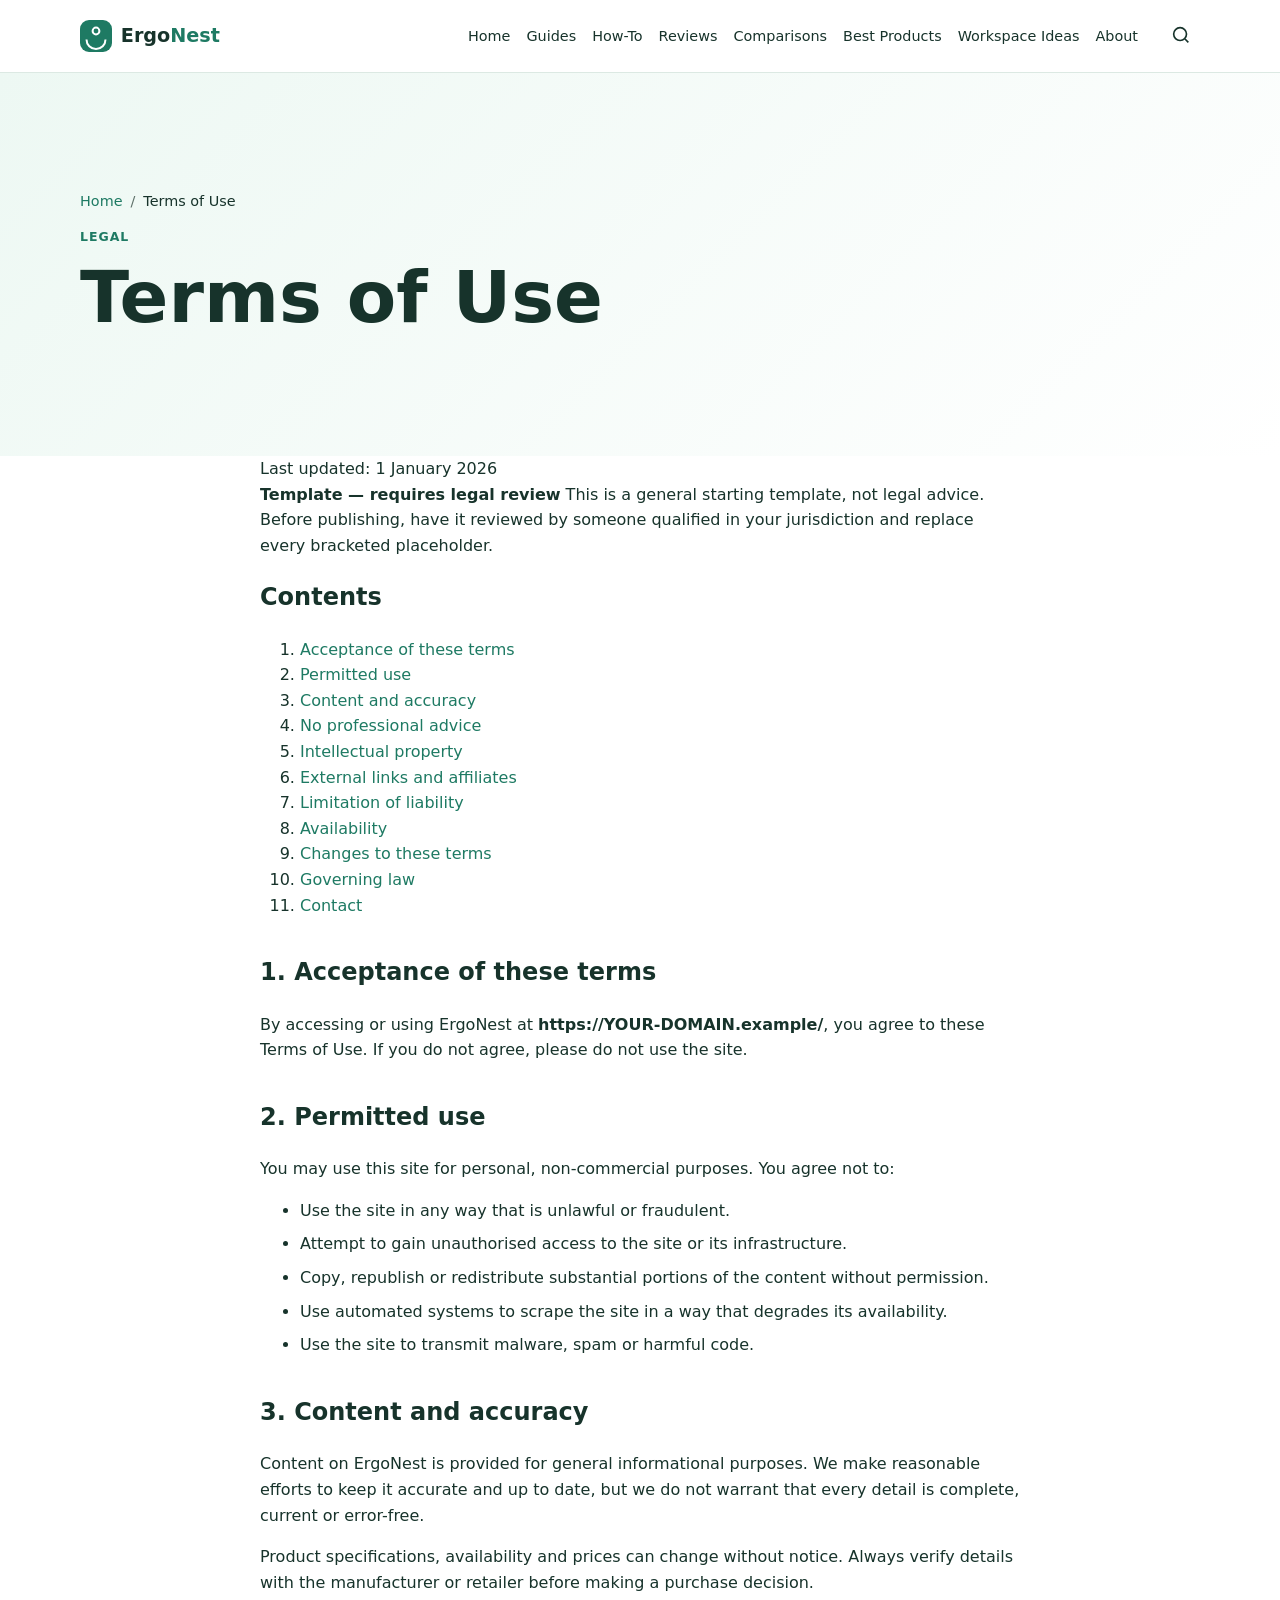
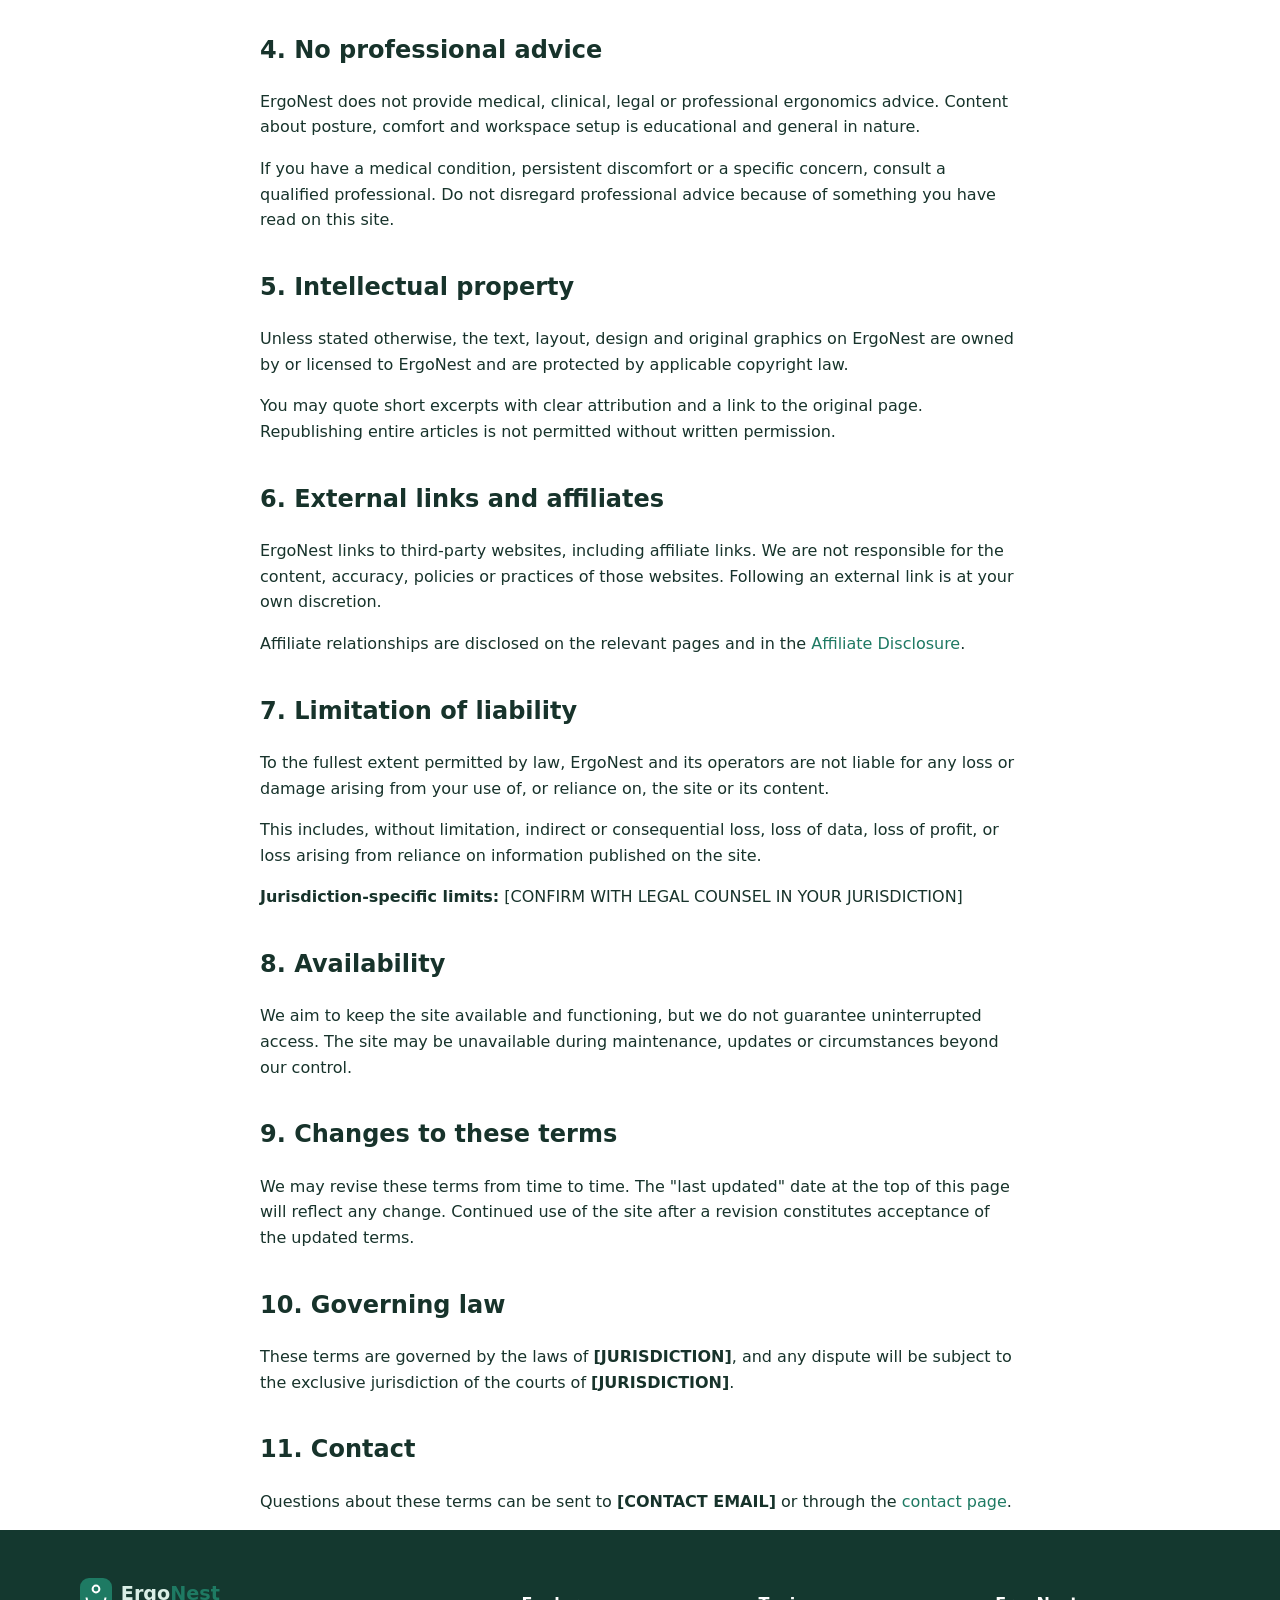
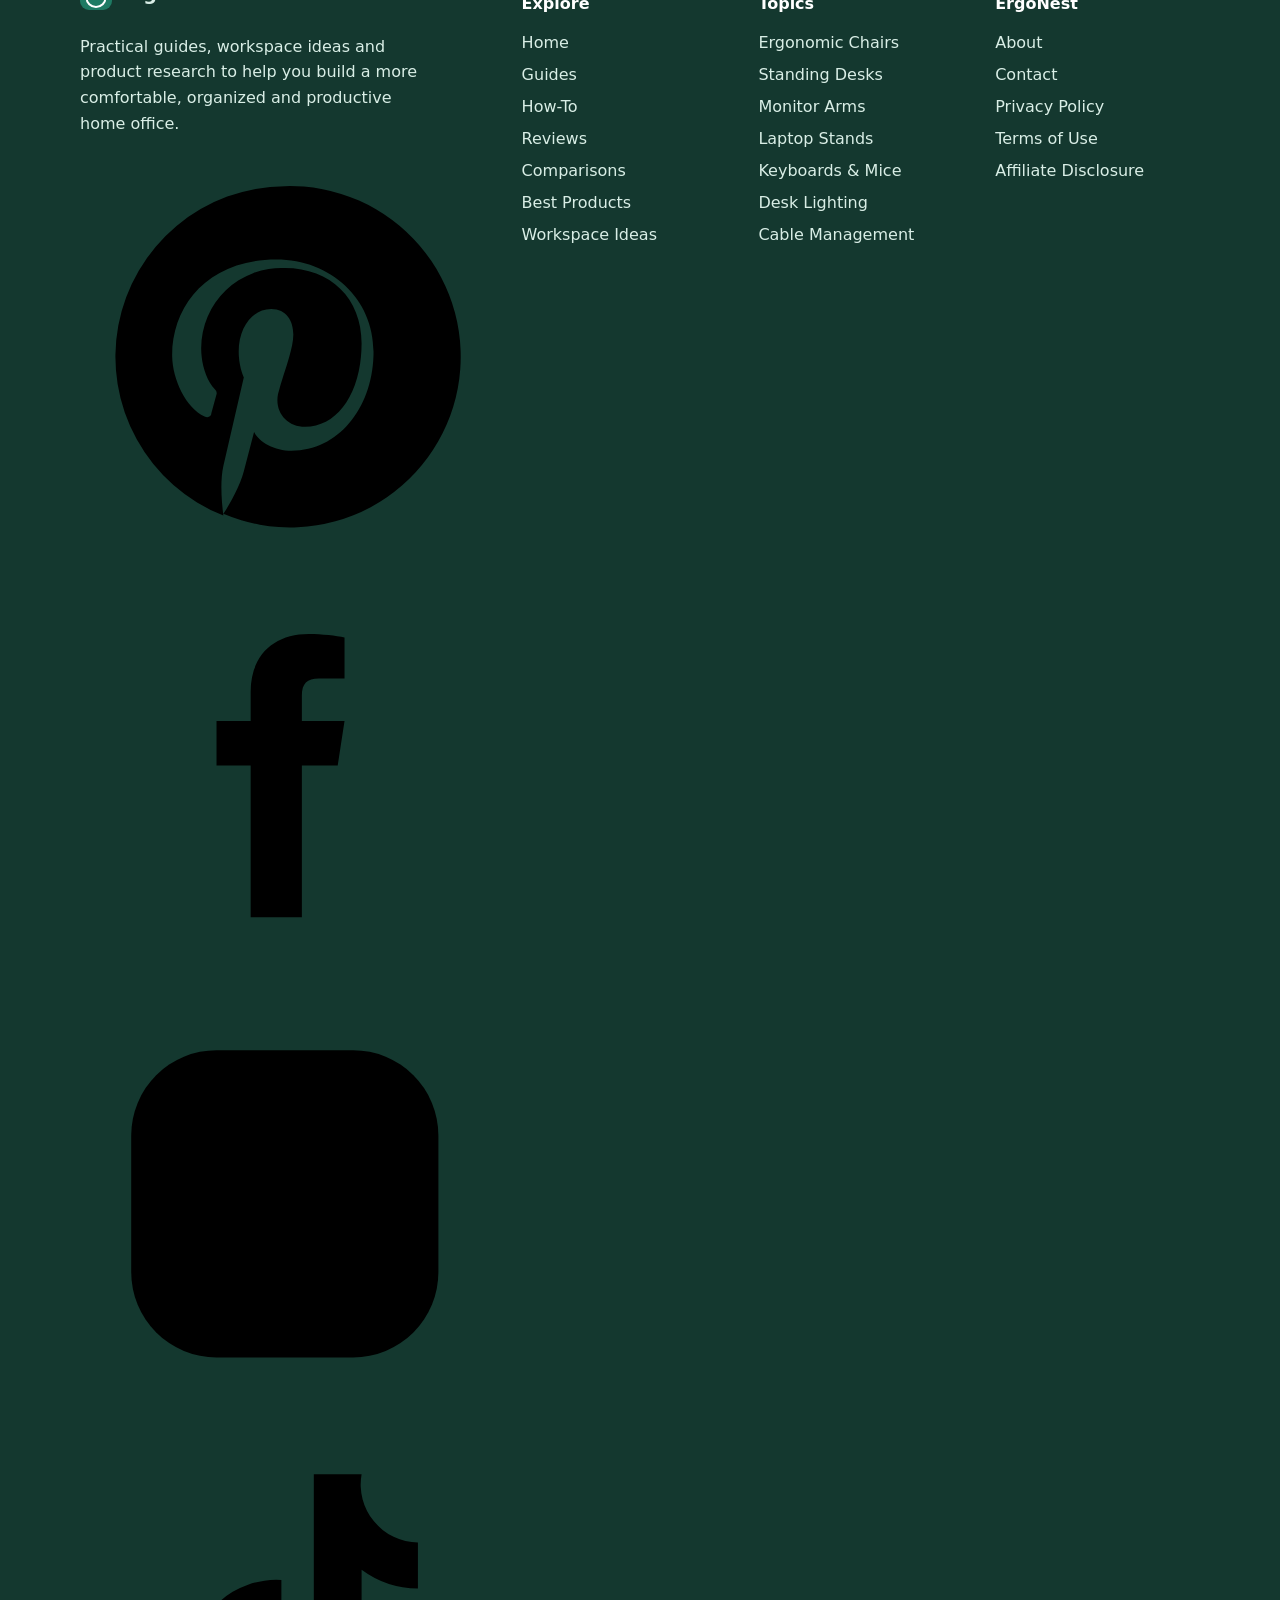
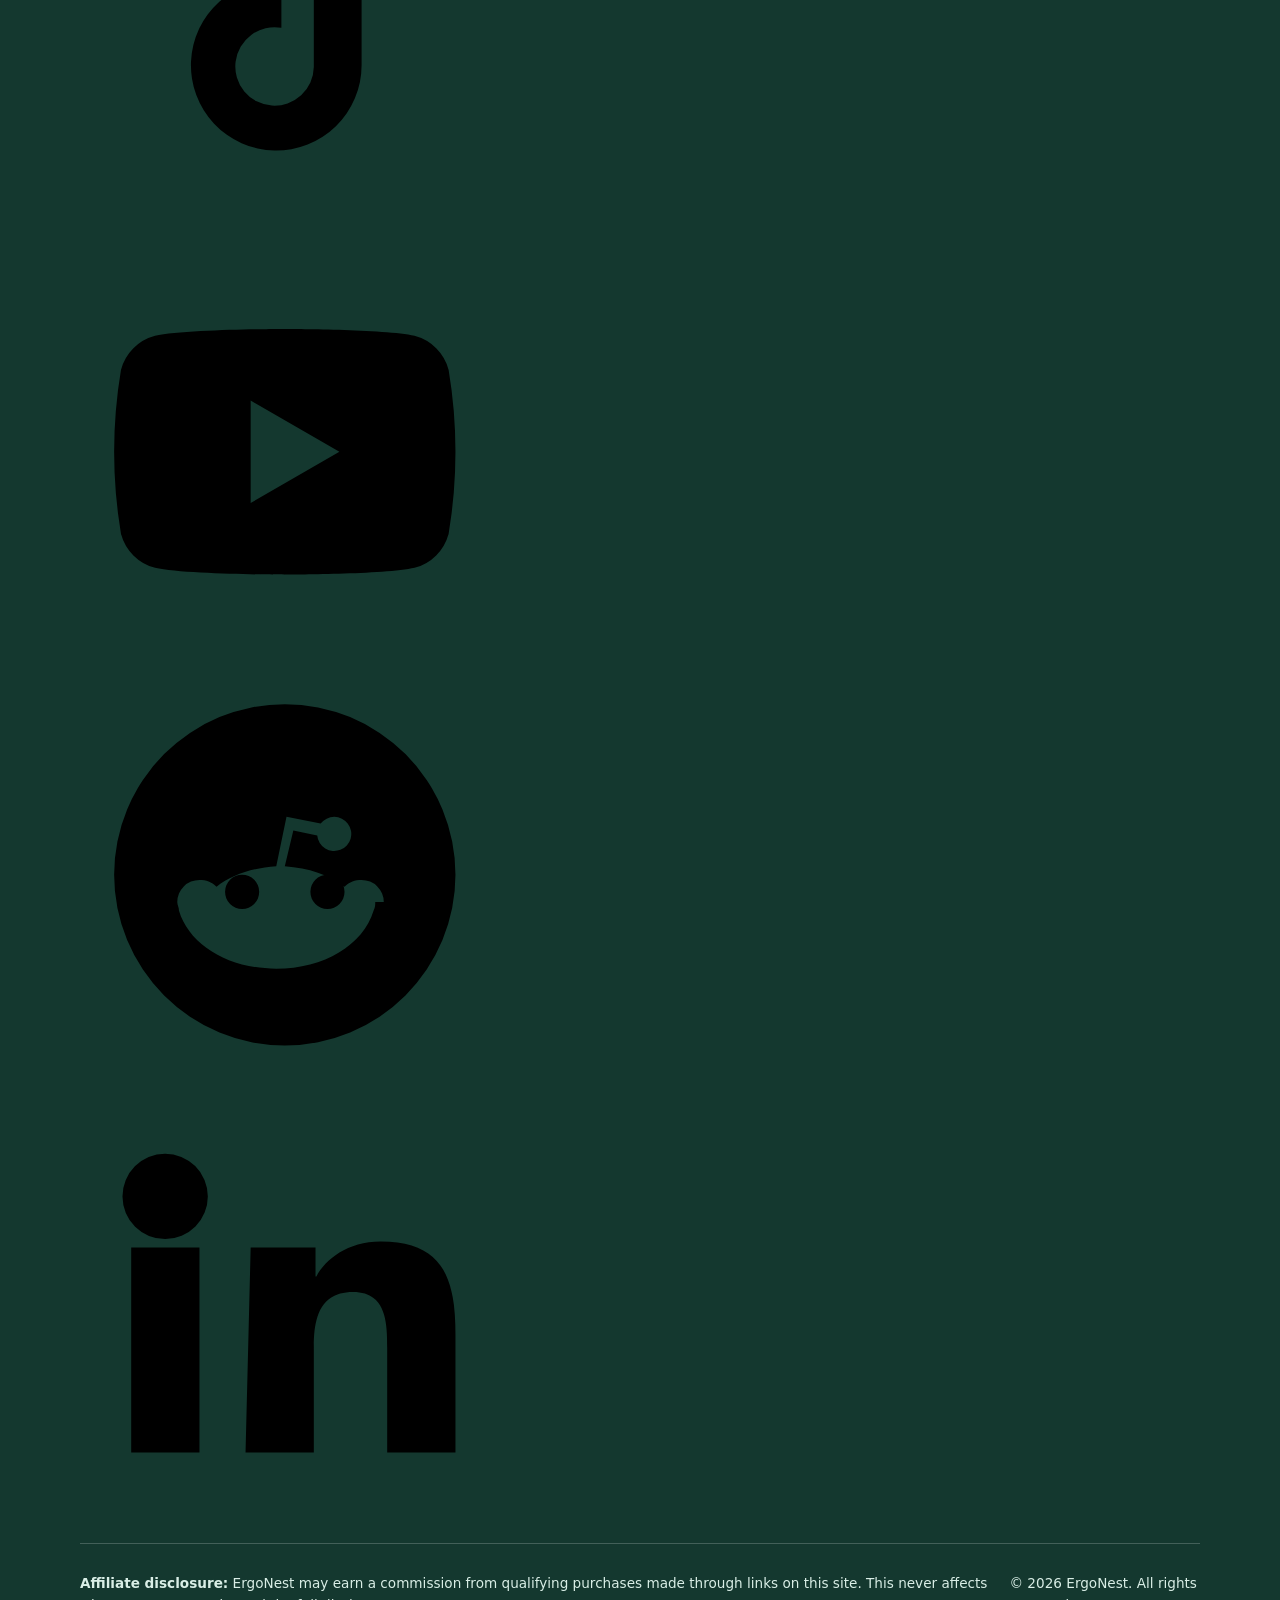
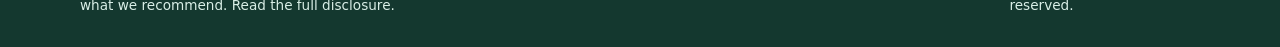
<file: terms.html>
<!DOCTYPE html>
<html lang="en">
<head>
<meta charset="utf-8">
<meta name="viewport" content="width=device-width, initial-scale=1">
<meta name="theme-color" content="#1E7A63">

<title>Terms of Use | ErgoNest</title>
<meta name="description" content="Terms of use for the ErgoNest website, including content accuracy, intellectual property, external links and limitation of liability.">
<link rel="canonical" href="https://YOUR-DOMAIN.example/terms.html">
<meta name="robots" content="noindex, follow">

<meta property="og:type" content="website">
<meta property="og:site_name" content="ErgoNest">
<meta property="og:title" content="Terms of Use | ErgoNest">
<meta property="og:description" content="Terms of use for the ErgoNest website, including content accuracy, intellectual property, external links and limitation of liability.">
<meta property="og:url" content="https://YOUR-DOMAIN.example/terms.html">
<meta property="og:image" content="https://YOUR-DOMAIN.example/assets/img/og-default.svg">
<meta name="twitter:card" content="summary_large_image">

<link rel="icon" href="data:image/svg+xml,%3Csvg xmlns='http://www.w3.org/2000/svg' viewBox='0 0 32 32'%3E%3Crect width='32' height='32' rx='8' fill='%231E7A63'/%3E%3Ccircle cx='16' cy='11' r='3.4' fill='%23fff'/%3E%3Cpath d='M6.5 19.5a9.5 9.5 0 0 0 19 0' fill='none' stroke='%23fff' stroke-width='2.6' stroke-linecap='round'/%3E%3C/svg%3E">
<link rel="stylesheet" href="assets/css/style.css">

</head>

<body>
<a class="skip-link" href="#main">Skip to main content</a>

<header class="site-header" id="top">
  <div class="container header__inner">
    <a class="brand" href="index.html" aria-label="ErgoNest — home">
      <svg class="brand__mark" viewBox="0 0 32 32" aria-hidden="true" focusable="false">
        <rect class="brand__mark-bg" width="32" height="32" rx="9"/>
        <circle class="brand__mark-fg" cx="16" cy="11" r="3.4"/>
        <path class="brand__mark-line" d="M6.5 19.5a9.5 9.5 0 0 0 19 0"/>
      </svg>
      <span class="brand__name">Ergo<em>Nest</em></span>
    </a>

    <nav class="nav" id="primary-nav" aria-label="Primary">
      <ul class="nav__list">
        <li><a href="index.html">Home</a></li>
        <li><a href="guides.html">Guides</a></li>
        <li><a href="how-to.html">How-To</a></li>
        <li><a href="reviews.html">Reviews</a></li>
        <li><a href="comparisons.html">Comparisons</a></li>
        <li><a href="best-products.html">Best Products</a></li>
        <li><a href="workspace-ideas.html">Workspace Ideas</a></li>
        <li><a href="about.html">About</a></li>
      </ul>
    </nav>

    <div class="header__actions">
      <button class="icon-btn" type="button" data-search-toggle aria-label="Open search" aria-expanded="false" aria-controls="site-search">
        <svg viewBox="0 0 24 24" aria-hidden="true" focusable="false"><circle cx="11" cy="11" r="7"/><path d="M20 20l-3.6-3.6"/></svg>
      </button>
      <button class="icon-btn nav-toggle" type="button" data-nav-toggle aria-label="Open menu" aria-expanded="false" aria-controls="primary-nav">
        <span class="nav-toggle__bars" aria-hidden="true"><i></i><i></i><i></i></span>
      </button>
    </div>
  </div>
</header>

<div class="search-overlay" id="site-search" hidden>
  <div class="search-overlay__panel" role="dialog" aria-modal="true" aria-label="Search ErgoNest">
    <form class="search-form" action="/search" method="get" role="search">
      <label class="sr-only" for="q">Search ErgoNest</label>
      <svg class="search-form__icon" viewBox="0 0 24 24" aria-hidden="true"><circle cx="11" cy="11" r="7"/><path d="M20 20l-3.6-3.6"/></svg>
      <input id="q" name="q" type="search" placeholder="Search guides, reviews, workspace ideas…" autocomplete="off">
      <button class="btn btn--primary btn--sm" type="submit">Search</button>
    </form>
    <p class="search-overlay__hint">Popular: <a href="how-to.html">monitor height</a>, <a href="guides.html">desk setup</a>, <a href="best-products.html">ergonomic chairs</a></p>
    <button class="search-overlay__close icon-btn" type="button" data-search-close aria-label="Close search">
      <svg viewBox="0 0 24 24" aria-hidden="true"><path d="M6 6l12 12M18 6L6 18"/></svg>
    </button>
  </div>
</div>

<main id="main">
<section class="page-hero">
    <div class="container">
      <nav aria-label="Breadcrumb">
        <ol class="breadcrumbs">
          <li><a href="index.html">Home</a></li>
          <li aria-current="page">Terms of Use</li>
        </ol>
      </nav>
      <div class="page-hero__inner">
        <p class="eyebrow">Legal</p>
        <h1>Terms of Use</h1>
        <p class="page-hero__lead"></p>
      </div>
    </div>
  </section>

  <section class="legal">
    <div class="container container--narrow">
      <span class="legal__updated">Last updated: <time datetime="2026-01-01">1 January 2026</time></span>

      <div class="placeholder-note">
        <strong>Template — requires legal review</strong>
        This is a general starting template, not legal advice. Before publishing, have it reviewed by someone qualified in your jurisdiction and replace every bracketed placeholder.
      </div>

      <div class="legal__toc">
        <h2>Contents</h2>
        <ol>
          <li><a href="#acceptance">Acceptance of these terms</a></li>
          <li><a href="#use">Permitted use</a></li>
          <li><a href="#content">Content and accuracy</a></li>
          <li><a href="#no-advice">No professional advice</a></li>
          <li><a href="#ip">Intellectual property</a></li>
          <li><a href="#links">External links and affiliates</a></li>
          <li><a href="#liability">Limitation of liability</a></li>
          <li><a href="#availability">Availability</a></li>
          <li><a href="#changes">Changes to these terms</a></li>
          <li><a href="#law">Governing law</a></li>
          <li><a href="#contact">Contact</a></li>
        </ol>
      </div>

      <div class="prose">

        <h2 id="acceptance">1. Acceptance of these terms</h2>
        <p>By accessing or using ErgoNest at <strong>https://YOUR-DOMAIN.example/</strong>, you agree to these Terms of Use. If you do not agree, please do not use the site.</p>

        <h2 id="use">2. Permitted use</h2>
        <p>You may use this site for personal, non-commercial purposes. You agree not to:</p>
        <ul>
          <li>Use the site in any way that is unlawful or fraudulent.</li>
          <li>Attempt to gain unauthorised access to the site or its infrastructure.</li>
          <li>Copy, republish or redistribute substantial portions of the content without permission.</li>
          <li>Use automated systems to scrape the site in a way that degrades its availability.</li>
          <li>Use the site to transmit malware, spam or harmful code.</li>
        </ul>

        <h2 id="content">3. Content and accuracy</h2>
        <p>Content on ErgoNest is provided for general informational purposes. We make reasonable efforts to keep it accurate and up to date, but we do not warrant that every detail is complete, current or error-free.</p>
        <p>Product specifications, availability and prices can change without notice. Always verify details with the manufacturer or retailer before making a purchase decision.</p>

        <h2 id="no-advice">4. No professional advice</h2>
        <p>ErgoNest does not provide medical, clinical, legal or professional ergonomics advice. Content about posture, comfort and workspace setup is educational and general in nature.</p>
        <p>If you have a medical condition, persistent discomfort or a specific concern, consult a qualified professional. Do not disregard professional advice because of something you have read on this site.</p>

        <h2 id="ip">5. Intellectual property</h2>
        <p>Unless stated otherwise, the text, layout, design and original graphics on ErgoNest are owned by or licensed to ErgoNest and are protected by applicable copyright law.</p>
        <p>You may quote short excerpts with clear attribution and a link to the original page. Republishing entire articles is not permitted without written permission.</p>

        <h2 id="links">6. External links and affiliates</h2>
        <p>ErgoNest links to third-party websites, including affiliate links. We are not responsible for the content, accuracy, policies or practices of those websites. Following an external link is at your own discretion.</p>
        <p>Affiliate relationships are disclosed on the relevant pages and in the <a href="affiliate-disclosure.html">Affiliate Disclosure</a>.</p>

        <h2 id="liability">7. Limitation of liability</h2>
        <p>To the fullest extent permitted by law, ErgoNest and its operators are not liable for any loss or damage arising from your use of, or reliance on, the site or its content.</p>
        <p>This includes, without limitation, indirect or consequential loss, loss of data, loss of profit, or loss arising from reliance on information published on the site.</p>
        <p><strong>Jurisdiction-specific limits:</strong> [CONFIRM WITH LEGAL COUNSEL IN YOUR JURISDICTION]</p>

        <h2 id="availability">8. Availability</h2>
        <p>We aim to keep the site available and functioning, but we do not guarantee uninterrupted access. The site may be unavailable during maintenance, updates or circumstances beyond our control.</p>

        <h2 id="changes">9. Changes to these terms</h2>
        <p>We may revise these terms from time to time. The "last updated" date at the top of this page will reflect any change. Continued use of the site after a revision constitutes acceptance of the updated terms.</p>

        <h2 id="law">10. Governing law</h2>
        <p>These terms are governed by the laws of <strong>[JURISDICTION]</strong>, and any dispute will be subject to the exclusive jurisdiction of the courts of <strong>[JURISDICTION]</strong>.</p>

        <h2 id="contact">11. Contact</h2>
        <p>Questions about these terms can be sent to <strong>[CONTACT EMAIL]</strong> or through the <a href="contact.html">contact page</a>.</p>

      </div>
    </div>
  </section>
</main>

<footer class="site-footer">
  <div class="container footer__top">
    <div class="footer__brand">
      <a class="brand brand--footer" href="index.html" aria-label="ErgoNest — home">
        <svg class="brand__mark" viewBox="0 0 32 32" aria-hidden="true" focusable="false">
        <rect class="brand__mark-bg" width="32" height="32" rx="9"/>
        <circle class="brand__mark-fg" cx="16" cy="11" r="3.4"/>
        <path class="brand__mark-line" d="M6.5 19.5a9.5 9.5 0 0 0 19 0"/>
      </svg>
        <span class="brand__name">Ergo<em>Nest</em></span>
      </a>
      <p class="footer__desc">Practical guides, workspace ideas and product research to help you build a more comfortable, organized and productive home office.</p>
      <ul class="social" aria-label="ErgoNest on social media">
        <li><a href="#" aria-label="Pinterest"><svg viewBox="0 0 24 24" aria-hidden="true"><path d="M12 2a10 10 0 0 0-3.6 19.3c-.1-.8-.2-2 0-2.9l1.2-5.2s-.3-.6-.3-1.5c0-1.4.8-2.5 1.9-2.5.9 0 1.3.7 1.3 1.5 0 .9-.6 2.3-.9 3.5-.2 1 .5 1.9 1.6 1.9 1.9 0 3.3-2 3.3-4.9 0-2.6-1.8-4.4-4.5-4.4a4.7 4.7 0 0 0-4.9 4.7c0 .9.3 1.9.8 2.4a.3.3 0 0 1 .1.3l-.3 1.1c0 .2-.2.3-.4.2-1.1-.5-1.9-2.2-1.9-3.6 0-2.9 2.1-5.6 6.1-5.6 3.2 0 5.7 2.3 5.7 5.4 0 3.2-2 5.8-4.8 5.8-1 0-1.9-.5-2.2-1.1l-.6 2.3c-.2.8-.8 1.9-1.2 2.5A10 10 0 1 0 12 2z"/></svg></a></li>
        <li><a href="#" aria-label="Facebook"><svg viewBox="0 0 24 24" aria-hidden="true"><path d="M13 8.5V7c0-.7.3-1 1-1h1.5V3.6c-.5-.1-1.3-.2-2.1-.2-2 0-3.4 1.2-3.4 3.4v1.7H8v2.6h2V20h3v-8.9h2.1l.4-2.6H13z"/></svg></a></li>
        <li><a href="#" aria-label="Instagram"><svg viewBox="0 0 24 24" aria-hidden="true"><rect class="icon-stroke" x="3" y="3" width="18" height="18" rx="5"/><circle class="icon-stroke" cx="12" cy="12" r="4"/><circle cx="17.2" cy="6.8" r="1.3"/></svg></a></li>
        <li><a href="#" aria-label="TikTok"><svg viewBox="0 0 24 24" aria-hidden="true"><path d="M16.5 3h-2.8v11.3a2.3 2.3 0 1 1-1.9-2.3V9.2a5 5 0 1 0 4.7 5V8.6a5.6 5.6 0 0 0 3.3 1.1V7a3.4 3.4 0 0 1-3.3-4z"/></svg></a></li>
        <li><a href="#" aria-label="YouTube"><svg viewBox="0 0 24 24" aria-hidden="true"><path d="M21.6 7.2a2.8 2.8 0 0 0-2-2C17.9 4.8 12 4.8 12 4.8s-5.9 0-7.6.4a2.8 2.8 0 0 0-2 2A29 29 0 0 0 2 12a29 29 0 0 0 .4 4.8 2.8 2.8 0 0 0 2 2c1.7.4 7.6.4 7.6.4s5.9 0 7.6-.4a2.8 2.8 0 0 0 2-2A29 29 0 0 0 22 12a29 29 0 0 0-.4-4.8zM10 15V9l5.2 3z"/></svg></a></li>
        <li><a href="#" aria-label="Reddit"><svg viewBox="0 0 24 24" aria-hidden="true"><path d="M12 2a10 10 0 1 0 0 20 10 10 0 0 0 0-20zm5.3 11.6c0 .2 0 .3-.1.5-.6 2-2.9 3.4-5.7 3.4s-5.1-1.4-5.7-3.4c0-.2-.1-.3-.1-.5a1.3 1.3 0 0 1 1.3-1.3c.4 0 .7.1 1 .4.9-.7 2.1-1.1 3.5-1.2l.6-2.9 2 .4a1 1 0 1 1-.2.7l-1.4-.3-.5 2.1c1.4.1 2.6.5 3.5 1.2.3-.3.6-.4 1-.4a1.3 1.3 0 0 1 1.3 1.3zM9.5 12a1 1 0 1 0 0 2 1 1 0 0 0 0-2zm5 0a1 1 0 1 0 0 2 1 1 0 0 0 0-2z"/></svg></a></li>
        <li><a href="#" aria-label="LinkedIn"><svg viewBox="0 0 24 24" aria-hidden="true"><path d="M4.98 3.5A2.5 2.5 0 1 0 5 8.5a2.5 2.5 0 0 0-.02-5zM3 9h4v12H3zM10 9h3.8v1.7h.05c.53-1 1.83-2.05 3.77-2.05C21.4 8.65 22 11 22 14.1V21h-4v-6.1c0-1.45-.03-3.3-2-3.3s-2.3 1.57-2.3 3.2V21h-4z"/></svg></a></li>
      </ul>
    </div>

    <nav class="footer__col" aria-labelledby="footer-explore">
      <h2 id="footer-explore" class="footer__title">Explore</h2>
      <ul>
        <li><a href="index.html">Home</a></li>
        <li><a href="guides.html">Guides</a></li>
        <li><a href="how-to.html">How-To</a></li>
        <li><a href="reviews.html">Reviews</a></li>
        <li><a href="comparisons.html">Comparisons</a></li>
        <li><a href="best-products.html">Best Products</a></li>
        <li><a href="workspace-ideas.html">Workspace Ideas</a></li>
      </ul>
    </nav>

    <nav class="footer__col" aria-labelledby="footer-topics">
      <h2 id="footer-topics" class="footer__title">Topics</h2>
      <ul>
        <li><a href="guides.html">Ergonomic Chairs</a></li>
        <li><a href="guides.html">Standing Desks</a></li>
        <li><a href="guides.html">Monitor Arms</a></li>
        <li><a href="guides.html">Laptop Stands</a></li>
        <li><a href="guides.html">Keyboards &amp; Mice</a></li>
        <li><a href="guides.html">Desk Lighting</a></li>
        <li><a href="guides.html">Cable Management</a></li>
      </ul>
    </nav>

    <nav class="footer__col" aria-labelledby="footer-company">
      <h2 id="footer-company" class="footer__title">ErgoNest</h2>
      <ul>
        <li><a href="about.html">About</a></li>
        <li><a href="contact.html">Contact</a></li>
        <li><a href="privacy-policy.html">Privacy Policy</a></li>
        <li><a href="terms.html">Terms of Use</a></li>
        <li><a href="affiliate-disclosure.html">Affiliate Disclosure</a></li>
      </ul>
    </nav>
  </div>

  <div class="container footer__bottom">
    <p class="footer__disclosure"><strong>Affiliate disclosure:</strong> ErgoNest may earn a commission from qualifying purchases made through links on this site. This never affects what we recommend. <a href="affiliate-disclosure.html">Read the full disclosure</a>.</p>
    <p class="footer__copy">© <span data-year>2026</span> ErgoNest. All rights reserved.</p>
  </div>
</footer>

<script src="assets/js/main.js" defer></script>
</body>
</html>
</file>
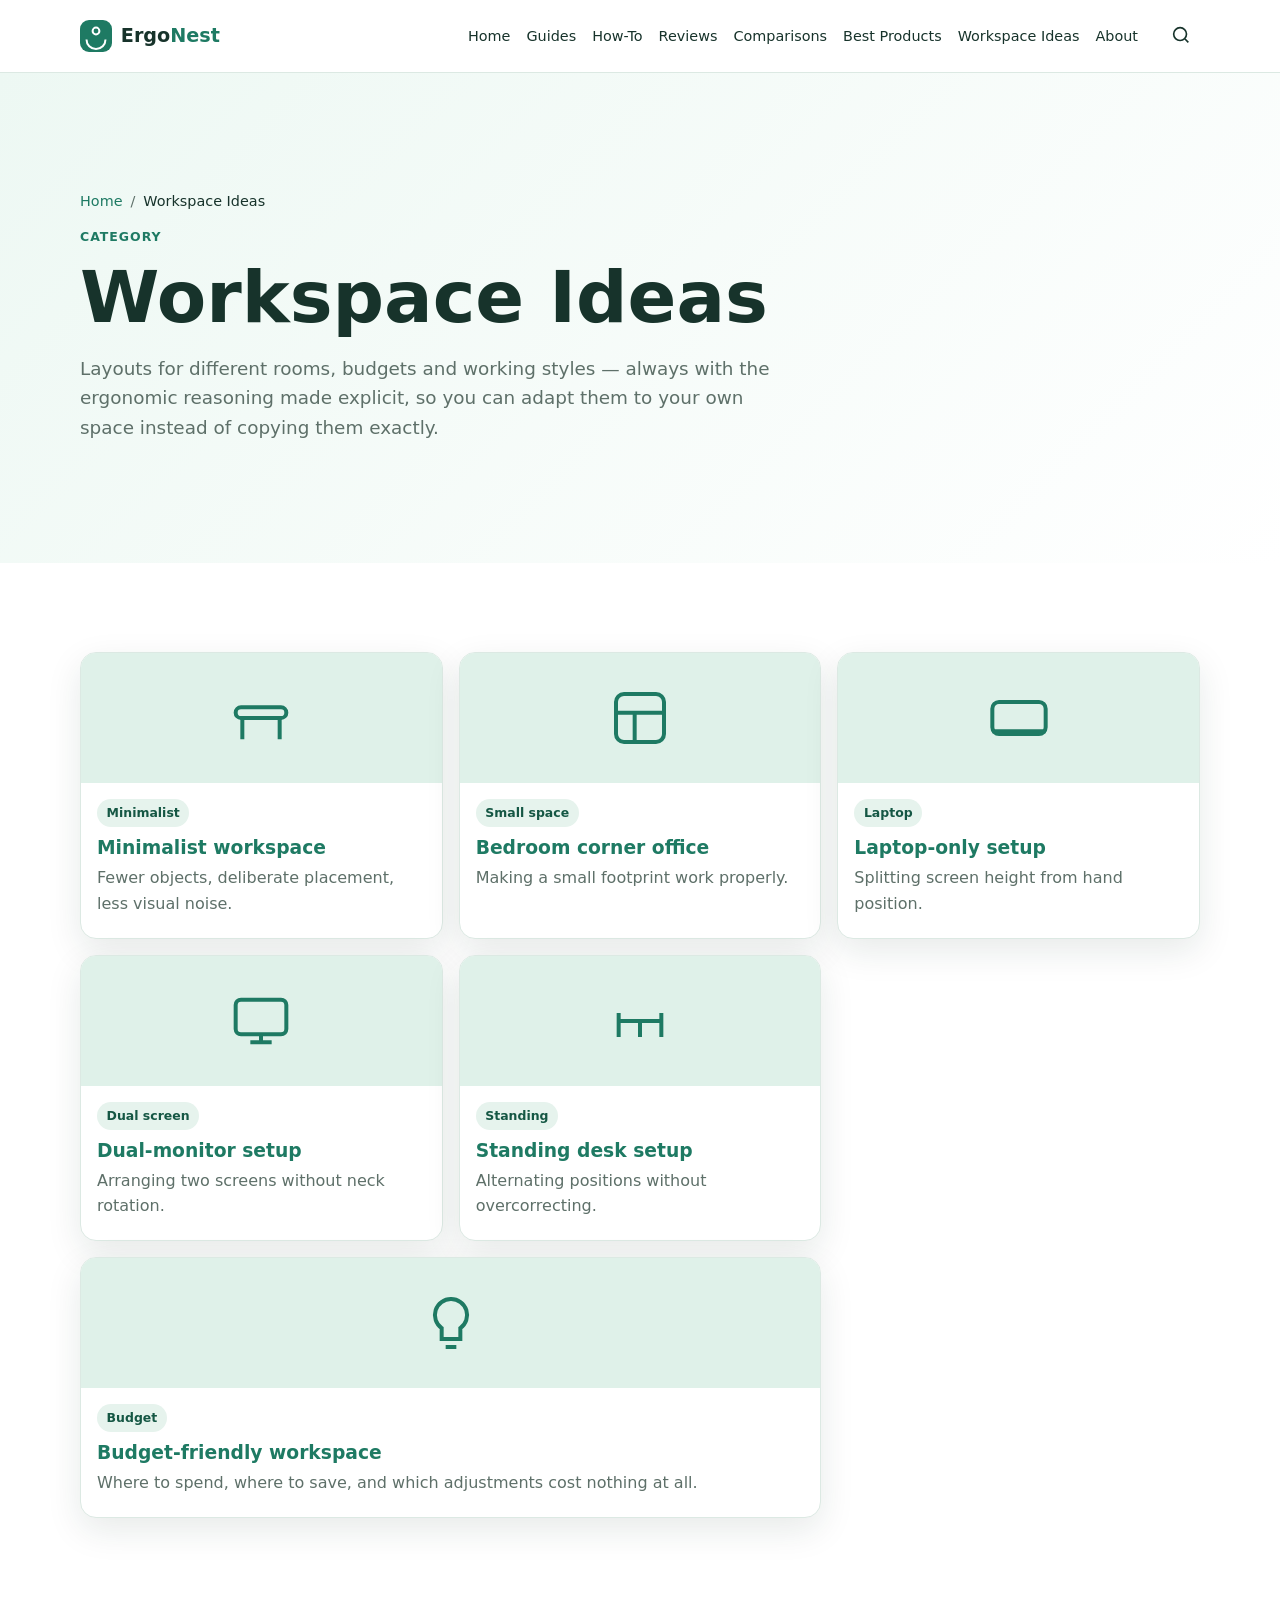
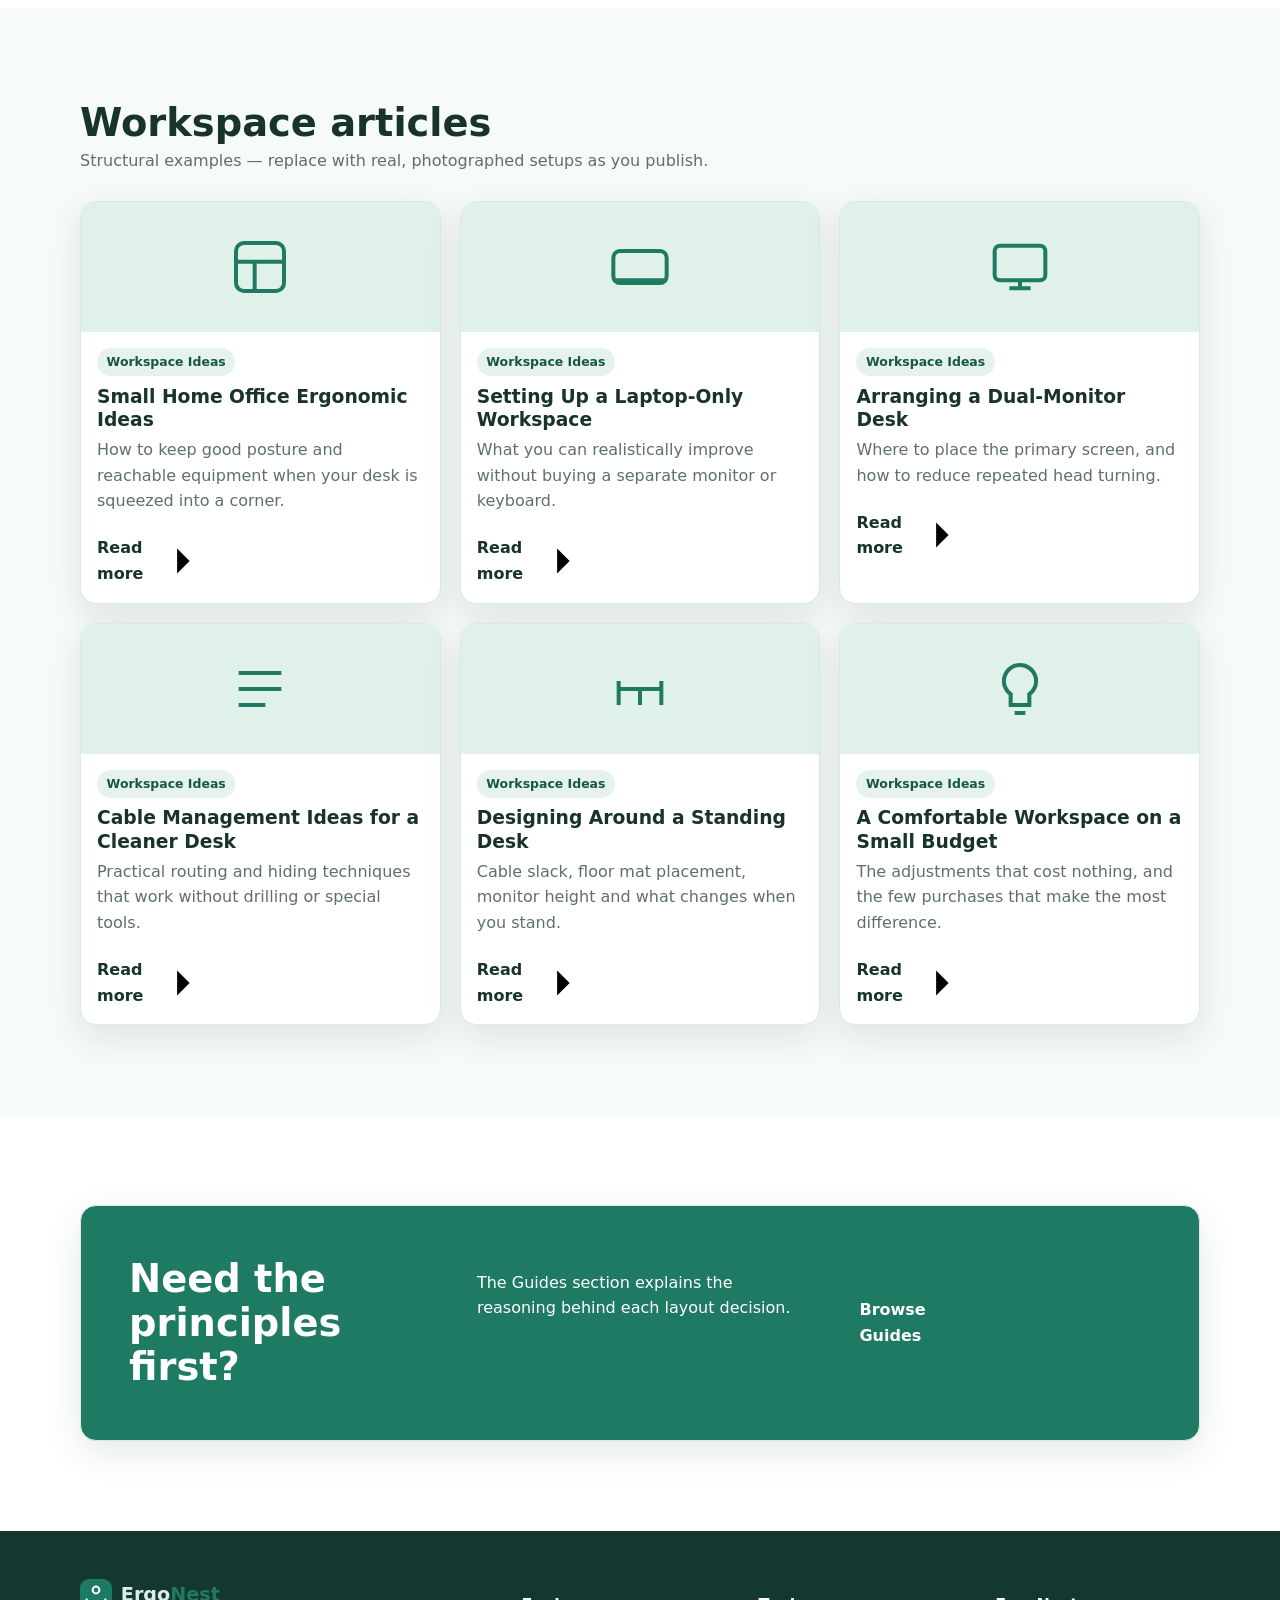
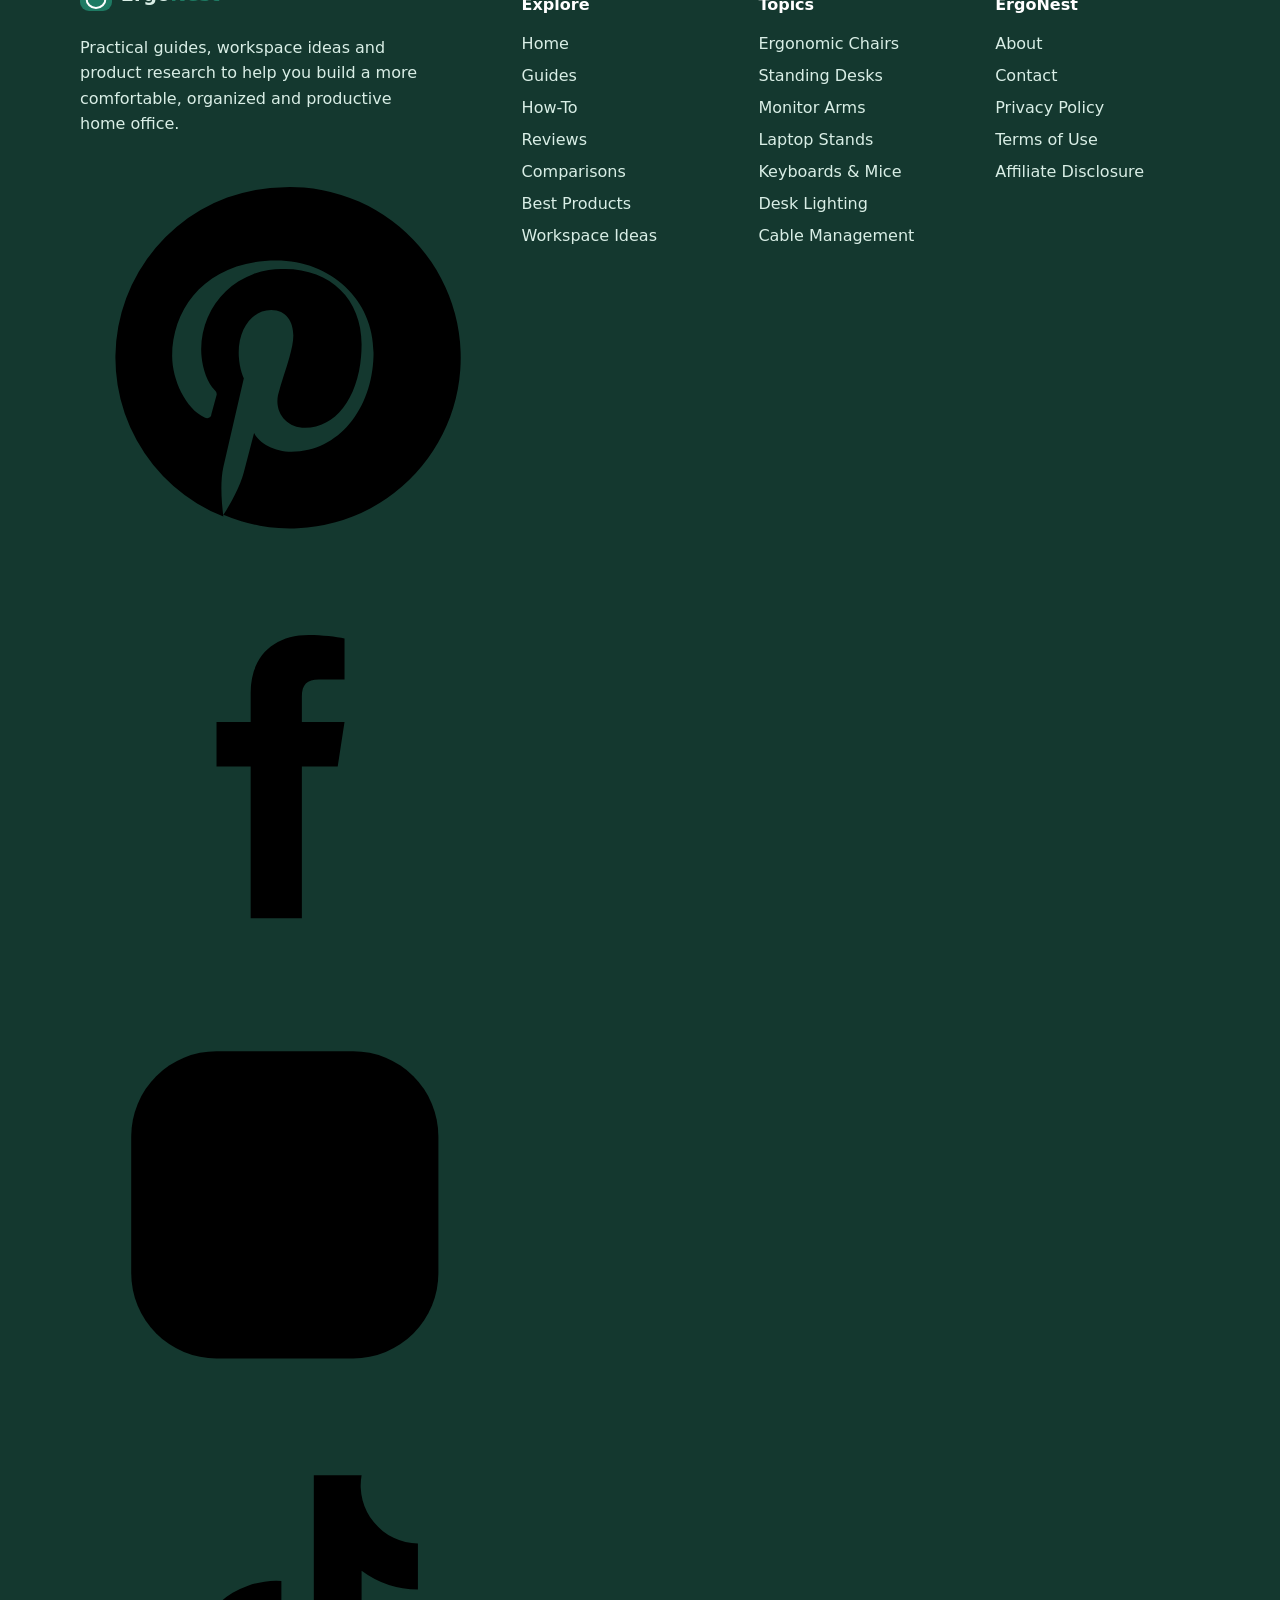
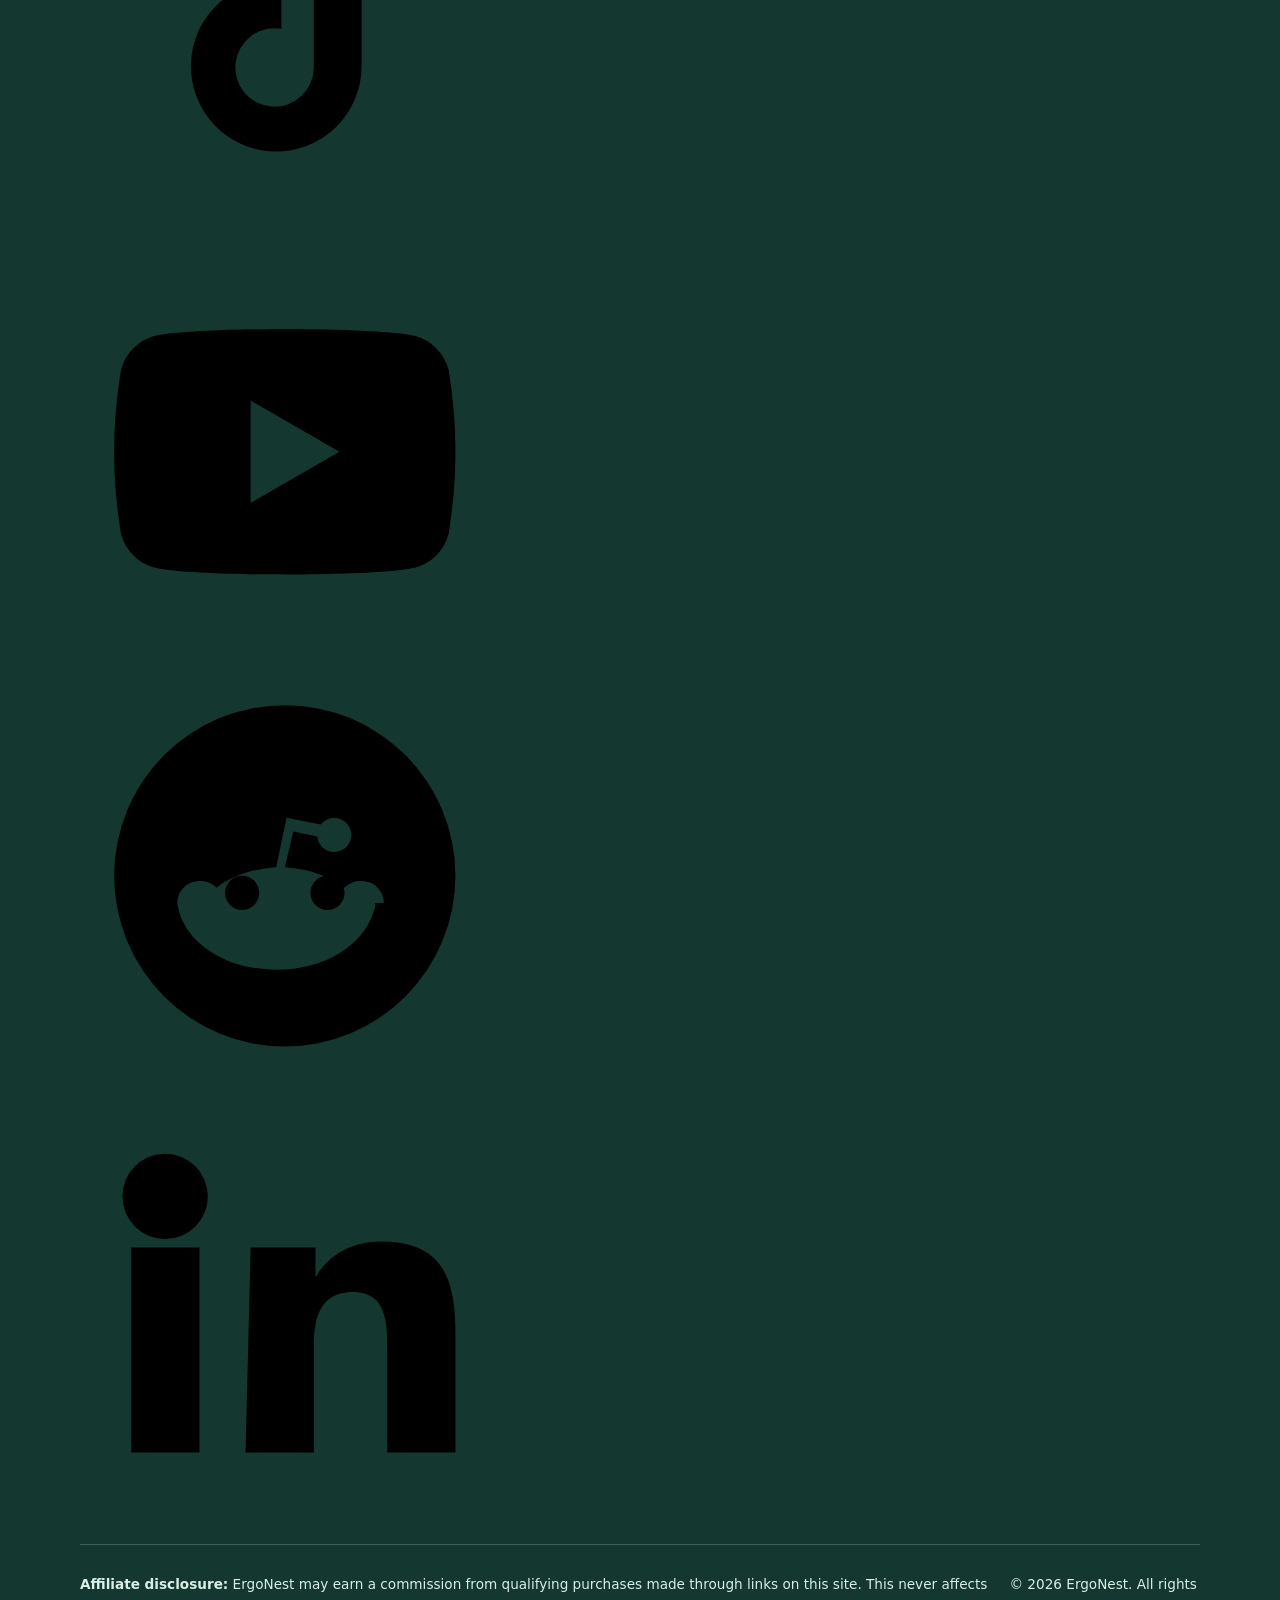
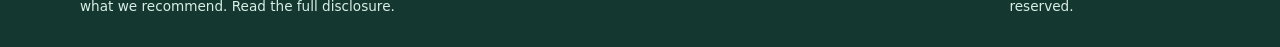
<file: workspace-ideas.html>
<!DOCTYPE html>
<html lang="en">
<head>
<meta charset="utf-8">
<meta name="viewport" content="width=device-width, initial-scale=1">
<meta name="theme-color" content="#1E7A63">

<title>Workspace Ideas | Home Office Setup Inspiration — ErgoNest</title>
<meta name="description" content="Workspace ideas for small rooms, laptop setups, dual monitors, standing desks and budget home offices — with the ergonomic reasoning behind each layout.">
<link rel="canonical" href="https://YOUR-DOMAIN.example/workspace-ideas.html">

<meta property="og:type" content="website">
<meta property="og:site_name" content="ErgoNest">
<meta property="og:title" content="Workspace Ideas | Home Office Setup Inspiration — ErgoNest">
<meta property="og:description" content="Workspace ideas for small rooms, laptop setups, dual monitors, standing desks and budget home offices — with the ergonomic reasoning behind each layout.">
<meta property="og:url" content="https://YOUR-DOMAIN.example/workspace-ideas.html">
<meta property="og:image" content="https://YOUR-DOMAIN.example/assets/img/og-default.svg">
<meta name="twitter:card" content="summary_large_image">

<link rel="icon" href="data:image/svg+xml,%3Csvg xmlns='http://www.w3.org/2000/svg' viewBox='0 0 32 32'%3E%3Crect width='32' height='32' rx='8' fill='%231E7A63'/%3E%3Ccircle cx='16' cy='11' r='3.4' fill='%23fff'/%3E%3Cpath d='M6.5 19.5a9.5 9.5 0 0 0 19 0' fill='none' stroke='%23fff' stroke-width='2.6' stroke-linecap='round'/%3E%3C/svg%3E">
<link rel="stylesheet" href="assets/css/style.css">

</head>

<body>
<a class="skip-link" href="#main">Skip to main content</a>

<header class="site-header" id="top">
  <div class="container header__inner">
    <a class="brand" href="index.html" aria-label="ErgoNest — home">
      <svg class="brand__mark" viewBox="0 0 32 32" aria-hidden="true" focusable="false">
        <rect class="brand__mark-bg" width="32" height="32" rx="9"/>
        <circle class="brand__mark-fg" cx="16" cy="11" r="3.4"/>
        <path class="brand__mark-line" d="M6.5 19.5a9.5 9.5 0 0 0 19 0"/>
      </svg>
      <span class="brand__name">Ergo<em>Nest</em></span>
    </a>

    <nav class="nav" id="primary-nav" aria-label="Primary">
      <ul class="nav__list">
        <li><a href="index.html">Home</a></li>
        <li><a href="guides.html">Guides</a></li>
        <li><a href="how-to.html">How-To</a></li>
        <li><a href="reviews.html">Reviews</a></li>
        <li><a href="comparisons.html">Comparisons</a></li>
        <li><a href="best-products.html">Best Products</a></li>
        <li><a href="workspace-ideas.html" aria-current="page">Workspace Ideas</a></li>
        <li><a href="about.html">About</a></li>
      </ul>
    </nav>

    <div class="header__actions">
      <button class="icon-btn" type="button" data-search-toggle aria-label="Open search" aria-expanded="false" aria-controls="site-search">
        <svg viewBox="0 0 24 24" aria-hidden="true" focusable="false"><circle cx="11" cy="11" r="7"/><path d="M20 20l-3.6-3.6"/></svg>
      </button>
      <button class="icon-btn nav-toggle" type="button" data-nav-toggle aria-label="Open menu" aria-expanded="false" aria-controls="primary-nav">
        <span class="nav-toggle__bars" aria-hidden="true"><i></i><i></i><i></i></span>
      </button>
    </div>
  </div>
</header>

<div class="search-overlay" id="site-search" hidden>
  <div class="search-overlay__panel" role="dialog" aria-modal="true" aria-label="Search ErgoNest">
    <form class="search-form" action="/search" method="get" role="search">
      <label class="sr-only" for="q">Search ErgoNest</label>
      <svg class="search-form__icon" viewBox="0 0 24 24" aria-hidden="true"><circle cx="11" cy="11" r="7"/><path d="M20 20l-3.6-3.6"/></svg>
      <input id="q" name="q" type="search" placeholder="Search guides, reviews, workspace ideas…" autocomplete="off">
      <button class="btn btn--primary btn--sm" type="submit">Search</button>
    </form>
    <p class="search-overlay__hint">Popular: <a href="how-to.html">monitor height</a>, <a href="guides.html">desk setup</a>, <a href="best-products.html">ergonomic chairs</a></p>
    <button class="search-overlay__close icon-btn" type="button" data-search-close aria-label="Close search">
      <svg viewBox="0 0 24 24" aria-hidden="true"><path d="M6 6l12 12M18 6L6 18"/></svg>
    </button>
  </div>
</div>

<main id="main">
<section class="page-hero">
    <div class="container">
      <nav aria-label="Breadcrumb">
        <ol class="breadcrumbs">
          <li><a href="index.html">Home</a></li>
          <li aria-current="page">Workspace Ideas</li>
        </ol>
      </nav>
      <div class="page-hero__inner">
        <p class="eyebrow">Category</p>
        <h1>Workspace Ideas</h1>
        <p class="page-hero__lead">Layouts for different rooms, budgets and working styles — always with the ergonomic reasoning made explicit, so you can adapt them to your own space instead of copying them exactly.</p>
      </div>
    </div>
  </section>

  <section class="section">
    <div class="container">
      <div class="inspo-grid">
        <a class="inspo inspo--tall" href="article.html">
          <div class="thumb thumb--desk" aria-hidden="true"><svg viewBox="0 0 24 24"><rect x="2.5" y="8" width="19" height="4" rx="2"/><path d="M5 12v8M19 12v8"/></svg></div>
          <div class="inspo__body"><span class="chip chip--ghost">Minimalist</span><h3>Minimalist workspace</h3><p>Fewer objects, deliberate placement, less visual noise.</p></div>
        </a>
        <a class="inspo" href="article.html">
          <div class="thumb thumb--space" aria-hidden="true"><svg viewBox="0 0 24 24"><rect x="3" y="3" width="18" height="18" rx="3"/><path d="M3 10h18M10 10v11"/></svg></div>
          <div class="inspo__body"><span class="chip chip--ghost">Small space</span><h3>Bedroom corner office</h3><p>Making a small footprint work properly.</p></div>
        </a>
        <a class="inspo" href="article.html">
          <div class="thumb thumb--input" aria-hidden="true"><svg viewBox="0 0 24 24"><rect x="2" y="6" width="20" height="12" rx="2.5"/><path d="M2 17h20"/></svg></div>
          <div class="inspo__body"><span class="chip chip--ghost">Laptop</span><h3>Laptop-only setup</h3><p>Splitting screen height from hand position.</p></div>
        </a>
        <a class="inspo" href="article.html">
          <div class="thumb thumb--monitor" aria-hidden="true"><svg viewBox="0 0 24 24"><rect x="2.5" y="4" width="19" height="13" rx="2"/><path d="M8 20h8M12 17v3"/></svg></div>
          <div class="inspo__body"><span class="chip chip--ghost">Dual screen</span><h3>Dual-monitor setup</h3><p>Arranging two screens without neck rotation.</p></div>
        </a>
        <a class="inspo" href="article.html">
          <div class="thumb thumb--desk" aria-hidden="true"><svg viewBox="0 0 24 24"><path d="M4 18V9M20 18V9M4 12h16"/><path d="M12 12v6"/></svg></div>
          <div class="inspo__body"><span class="chip chip--ghost">Standing</span><h3>Standing desk setup</h3><p>Alternating positions without overcorrecting.</p></div>
        </a>
        <a class="inspo inspo--wide" href="article.html">
          <div class="thumb thumb--light" aria-hidden="true"><svg viewBox="0 0 24 24"><path d="M9 18h6M10 21h4"/><path d="M12 3a6 6 0 0 0-3.5 10.9V18h7v-4.1A6 6 0 0 0 12 3z"/></svg></div>
          <div class="inspo__body"><span class="chip chip--ghost">Budget</span><h3>Budget-friendly workspace</h3><p>Where to spend, where to save, and which adjustments cost nothing at all.</p></div>
        </a>
      </div>
    </div>
  </section>

  <section class="section section--alt">
    <div class="container">
      <div class="section__head">
        <div>
          <h2>Workspace articles</h2>
          <p class="section__sub">Structural examples — replace with real, photographed setups as you publish.</p>
        </div>
      </div>
      <div class="grid grid--3 grid--gap-lg">
        <article class="card">
          <a class="card__link" href="article.html">
            <div class="thumb thumb--space" aria-hidden="true"><svg viewBox="0 0 24 24"><rect x="3" y="3" width="18" height="18" rx="3"/><path d="M3 10h18M10 10v11"/></svg></div>
            <div class="card__body">
              <span class="chip">Workspace Ideas</span>
              <h3 class="card__title">Small Home Office Ergonomic Ideas</h3>
              <p class="card__excerpt">How to keep good posture and reachable equipment when your desk is squeezed into a corner.</p>
              <span class="card__more">Read more <svg viewBox="0 0 24 24" aria-hidden="true"><path d="M5 12h14M13 6l6 6-6 6"/></svg></span>
            </div>
          </a>
        </article><article class="card">
          <a class="card__link" href="article.html">
            <div class="thumb thumb--input" aria-hidden="true"><svg viewBox="0 0 24 24"><rect x="2" y="6" width="20" height="12" rx="2.5"/><path d="M2 17h20"/></svg></div>
            <div class="card__body">
              <span class="chip">Workspace Ideas</span>
              <h3 class="card__title">Setting Up a Laptop-Only Workspace</h3>
              <p class="card__excerpt">What you can realistically improve without buying a separate monitor or keyboard.</p>
              <span class="card__more">Read more <svg viewBox="0 0 24 24" aria-hidden="true"><path d="M5 12h14M13 6l6 6-6 6"/></svg></span>
            </div>
          </a>
        </article><article class="card">
          <a class="card__link" href="article.html">
            <div class="thumb thumb--monitor" aria-hidden="true"><svg viewBox="0 0 24 24"><rect x="2.5" y="4" width="19" height="13" rx="2"/><path d="M8 20h8M12 17v3"/></svg></div>
            <div class="card__body">
              <span class="chip">Workspace Ideas</span>
              <h3 class="card__title">Arranging a Dual-Monitor Desk</h3>
              <p class="card__excerpt">Where to place the primary screen, and how to reduce repeated head turning.</p>
              <span class="card__more">Read more <svg viewBox="0 0 24 24" aria-hidden="true"><path d="M5 12h14M13 6l6 6-6 6"/></svg></span>
            </div>
          </a>
        </article><article class="card">
          <a class="card__link" href="article.html">
            <div class="thumb thumb--cable" aria-hidden="true"><svg viewBox="0 0 24 24"><path d="M4 6h16M4 12h16M4 18h10"/></svg></div>
            <div class="card__body">
              <span class="chip">Workspace Ideas</span>
              <h3 class="card__title">Cable Management Ideas for a Cleaner Desk</h3>
              <p class="card__excerpt">Practical routing and hiding techniques that work without drilling or special tools.</p>
              <span class="card__more">Read more <svg viewBox="0 0 24 24" aria-hidden="true"><path d="M5 12h14M13 6l6 6-6 6"/></svg></span>
            </div>
          </a>
        </article><article class="card">
          <a class="card__link" href="article.html">
            <div class="thumb thumb--desk" aria-hidden="true"><svg viewBox="0 0 24 24"><path d="M4 18V9M20 18V9M4 12h16"/><path d="M12 12v6"/></svg></div>
            <div class="card__body">
              <span class="chip">Workspace Ideas</span>
              <h3 class="card__title">Designing Around a Standing Desk</h3>
              <p class="card__excerpt">Cable slack, floor mat placement, monitor height and what changes when you stand.</p>
              <span class="card__more">Read more <svg viewBox="0 0 24 24" aria-hidden="true"><path d="M5 12h14M13 6l6 6-6 6"/></svg></span>
            </div>
          </a>
        </article><article class="card">
          <a class="card__link" href="article.html">
            <div class="thumb thumb--light" aria-hidden="true"><svg viewBox="0 0 24 24"><path d="M9 18h6M10 21h4"/><path d="M12 3a6 6 0 0 0-3.5 10.9V18h7v-4.1A6 6 0 0 0 12 3z"/></svg></div>
            <div class="card__body">
              <span class="chip">Workspace Ideas</span>
              <h3 class="card__title">A Comfortable Workspace on a Small Budget</h3>
              <p class="card__excerpt">The adjustments that cost nothing, and the few purchases that make the most difference.</p>
              <span class="card__more">Read more <svg viewBox="0 0 24 24" aria-hidden="true"><path d="M5 12h14M13 6l6 6-6 6"/></svg></span>
            </div>
          </a>
        </article>
      </div>
    </div>
  </section>
<section class="section">
    <div class="container">
      <div class="cta-box">
        <h2>Need the principles first?</h2>
        <p>The Guides section explains the reasoning behind each layout decision.</p>
        <a class="btn btn--primary" href="guides.html">Browse Guides</a> <a class="btn btn--ghost" href="how-to.html">Browse How-To Tutorials</a>
      </div>
    </div>
  </section>
</main>

<footer class="site-footer">
  <div class="container footer__top">
    <div class="footer__brand">
      <a class="brand brand--footer" href="index.html" aria-label="ErgoNest — home">
        <svg class="brand__mark" viewBox="0 0 32 32" aria-hidden="true" focusable="false">
        <rect class="brand__mark-bg" width="32" height="32" rx="9"/>
        <circle class="brand__mark-fg" cx="16" cy="11" r="3.4"/>
        <path class="brand__mark-line" d="M6.5 19.5a9.5 9.5 0 0 0 19 0"/>
      </svg>
        <span class="brand__name">Ergo<em>Nest</em></span>
      </a>
      <p class="footer__desc">Practical guides, workspace ideas and product research to help you build a more comfortable, organized and productive home office.</p>
      <ul class="social" aria-label="ErgoNest on social media">
        <li><a href="#" aria-label="Pinterest"><svg viewBox="0 0 24 24" aria-hidden="true"><path d="M12 2a10 10 0 0 0-3.6 19.3c-.1-.8-.2-2 0-2.9l1.2-5.2s-.3-.6-.3-1.5c0-1.4.8-2.5 1.9-2.5.9 0 1.3.7 1.3 1.5 0 .9-.6 2.3-.9 3.5-.2 1 .5 1.9 1.6 1.9 1.9 0 3.3-2 3.3-4.9 0-2.6-1.8-4.4-4.5-4.4a4.7 4.7 0 0 0-4.9 4.7c0 .9.3 1.9.8 2.4a.3.3 0 0 1 .1.3l-.3 1.1c0 .2-.2.3-.4.2-1.1-.5-1.9-2.2-1.9-3.6 0-2.9 2.1-5.6 6.1-5.6 3.2 0 5.7 2.3 5.7 5.4 0 3.2-2 5.8-4.8 5.8-1 0-1.9-.5-2.2-1.1l-.6 2.3c-.2.8-.8 1.9-1.2 2.5A10 10 0 1 0 12 2z"/></svg></a></li>
        <li><a href="#" aria-label="Facebook"><svg viewBox="0 0 24 24" aria-hidden="true"><path d="M13 8.5V7c0-.7.3-1 1-1h1.5V3.6c-.5-.1-1.3-.2-2.1-.2-2 0-3.4 1.2-3.4 3.4v1.7H8v2.6h2V20h3v-8.9h2.1l.4-2.6H13z"/></svg></a></li>
        <li><a href="#" aria-label="Instagram"><svg viewBox="0 0 24 24" aria-hidden="true"><rect class="icon-stroke" x="3" y="3" width="18" height="18" rx="5"/><circle class="icon-stroke" cx="12" cy="12" r="4"/><circle cx="17.2" cy="6.8" r="1.3"/></svg></a></li>
        <li><a href="#" aria-label="TikTok"><svg viewBox="0 0 24 24" aria-hidden="true"><path d="M16.5 3h-2.8v11.3a2.3 2.3 0 1 1-1.9-2.3V9.2a5 5 0 1 0 4.7 5V8.6a5.6 5.6 0 0 0 3.3 1.1V7a3.4 3.4 0 0 1-3.3-4z"/></svg></a></li>
        <li><a href="#" aria-label="YouTube"><svg viewBox="0 0 24 24" aria-hidden="true"><path d="M21.6 7.2a2.8 2.8 0 0 0-2-2C17.9 4.8 12 4.8 12 4.8s-5.9 0-7.6.4a2.8 2.8 0 0 0-2 2A29 29 0 0 0 2 12a29 29 0 0 0 .4 4.8 2.8 2.8 0 0 0 2 2c1.7.4 7.6.4 7.6.4s5.9 0 7.6-.4a2.8 2.8 0 0 0 2-2A29 29 0 0 0 22 12a29 29 0 0 0-.4-4.8zM10 15V9l5.2 3z"/></svg></a></li>
        <li><a href="#" aria-label="Reddit"><svg viewBox="0 0 24 24" aria-hidden="true"><path d="M12 2a10 10 0 1 0 0 20 10 10 0 0 0 0-20zm5.3 11.6c0 .2 0 .3-.1.5-.6 2-2.9 3.4-5.7 3.4s-5.1-1.4-5.7-3.4c0-.2-.1-.3-.1-.5a1.3 1.3 0 0 1 1.3-1.3c.4 0 .7.1 1 .4.9-.7 2.1-1.1 3.5-1.2l.6-2.9 2 .4a1 1 0 1 1-.2.7l-1.4-.3-.5 2.1c1.4.1 2.6.5 3.5 1.2.3-.3.6-.4 1-.4a1.3 1.3 0 0 1 1.3 1.3zM9.5 12a1 1 0 1 0 0 2 1 1 0 0 0 0-2zm5 0a1 1 0 1 0 0 2 1 1 0 0 0 0-2z"/></svg></a></li>
        <li><a href="#" aria-label="LinkedIn"><svg viewBox="0 0 24 24" aria-hidden="true"><path d="M4.98 3.5A2.5 2.5 0 1 0 5 8.5a2.5 2.5 0 0 0-.02-5zM3 9h4v12H3zM10 9h3.8v1.7h.05c.53-1 1.83-2.05 3.77-2.05C21.4 8.65 22 11 22 14.1V21h-4v-6.1c0-1.45-.03-3.3-2-3.3s-2.3 1.57-2.3 3.2V21h-4z"/></svg></a></li>
      </ul>
    </div>

    <nav class="footer__col" aria-labelledby="footer-explore">
      <h2 id="footer-explore" class="footer__title">Explore</h2>
      <ul>
        <li><a href="index.html">Home</a></li>
        <li><a href="guides.html">Guides</a></li>
        <li><a href="how-to.html">How-To</a></li>
        <li><a href="reviews.html">Reviews</a></li>
        <li><a href="comparisons.html">Comparisons</a></li>
        <li><a href="best-products.html">Best Products</a></li>
        <li><a href="workspace-ideas.html">Workspace Ideas</a></li>
      </ul>
    </nav>

    <nav class="footer__col" aria-labelledby="footer-topics">
      <h2 id="footer-topics" class="footer__title">Topics</h2>
      <ul>
        <li><a href="guides.html">Ergonomic Chairs</a></li>
        <li><a href="guides.html">Standing Desks</a></li>
        <li><a href="guides.html">Monitor Arms</a></li>
        <li><a href="guides.html">Laptop Stands</a></li>
        <li><a href="guides.html">Keyboards &amp; Mice</a></li>
        <li><a href="guides.html">Desk Lighting</a></li>
        <li><a href="guides.html">Cable Management</a></li>
      </ul>
    </nav>

    <nav class="footer__col" aria-labelledby="footer-company">
      <h2 id="footer-company" class="footer__title">ErgoNest</h2>
      <ul>
        <li><a href="about.html">About</a></li>
        <li><a href="contact.html">Contact</a></li>
        <li><a href="privacy-policy.html">Privacy Policy</a></li>
        <li><a href="terms.html">Terms of Use</a></li>
        <li><a href="affiliate-disclosure.html">Affiliate Disclosure</a></li>
      </ul>
    </nav>
  </div>

  <div class="container footer__bottom">
    <p class="footer__disclosure"><strong>Affiliate disclosure:</strong> ErgoNest may earn a commission from qualifying purchases made through links on this site. This never affects what we recommend. <a href="affiliate-disclosure.html">Read the full disclosure</a>.</p>
    <p class="footer__copy">© <span data-year>2026</span> ErgoNest. All rights reserved.</p>
  </div>
</footer>

<script src="assets/js/main.js" defer></script>
</body>
</html>
</file>
<file: assets/css/style.css>
/* ErgoNest baseline styles for GitHub Pages deployment */
:root{--green:#1e7a63;--green-dark:#155744;--ink:#17332b;--muted:#5e7069;--cream:#f6faf8;--line:#dce9e3;--white:#fff;--shadow:0 12px 35px rgba(23,51,43,.10)}
*{box-sizing:border-box}html{scroll-behavior:smooth}body{margin:0;color:var(--ink);background:var(--white);font-family:system-ui,-apple-system,BlinkMacSystemFont,"Segoe UI",sans-serif;line-height:1.6}a{color:var(--green);text-decoration:none}a:hover{text-decoration:underline}img,svg{max-width:100%}.container{width:min(1120px,calc(100% - 2rem));margin-inline:auto}.site-header{position:sticky;top:0;z-index:20;background:rgba(255,255,255,.96);border-bottom:1px solid var(--line)}.header__inner{min-height:72px;display:flex;align-items:center;gap:1.5rem}.brand{display:inline-flex;align-items:center;gap:.55rem;color:var(--ink);font-weight:800;font-size:1.2rem}.brand:hover{text-decoration:none}.brand__mark{width:32px;height:32px}.brand__mark-bg{fill:var(--green)}.brand__mark-fg,.brand__mark-line{fill:none;stroke:#fff;stroke-width:2}.brand__name em{color:var(--green);font-style:normal}.nav{margin-left:auto}.nav__list{display:flex;flex-wrap:wrap;gap:.75rem 1rem;list-style:none;margin:0;padding:0}.nav__list a{color:var(--ink);font-size:.9rem}.header__actions{display:flex;gap:.5rem}.icon-btn{border:0;background:transparent;color:var(--ink);cursor:pointer;padding:.5rem}.icon-btn svg{width:22px;height:22px;fill:none;stroke:currentColor;stroke-width:1.8}.nav-toggle{display:none}.hero,.page-hero{background:linear-gradient(135deg,#edf8f3,#fff);padding:clamp(3.5rem,8vw,7rem) 0}.hero__inner{display:grid;grid-template-columns:1.05fr .95fr;align-items:center;gap:3rem}.eyebrow{color:var(--green);font-weight:800;letter-spacing:.08em;text-transform:uppercase;font-size:.78rem}.hero h1,.page-hero h1{font-size:clamp(2.25rem,6vw,4.5rem);line-height:1.05;margin:.5rem 0 1rem}.hero__lead,.page-hero__lead{font-size:1.15rem;color:var(--muted);max-width: sixtych;max-width:60ch}.hero__cta{display:flex;flex-wrap:wrap;gap:.8rem;margin:1.5rem 0}.btn{display:inline-flex;align-items:center;justify-content:center;border:1px solid var(--green);border-radius:999px;padding:.75rem 1.1rem;font-weight:750;cursor:pointer}.btn:hover{text-decoration:none}.btn--primary{background:var(--green);color:#fff}.btn--primary:hover{background:var(--green-dark)}.btn--ghost{color:var(--green);background:transparent}.btn--light{background:#fff;color:var(--green)}.hero__points{display:flex;flex-wrap:wrap;gap:.8rem 1.2rem;padding:0;list-style:none;color:var(--muted);font-size:.9rem}.hero__points svg,.cat-card__more svg,.link-arrow svg{width:1em;height:1em;fill:none;stroke:currentColor;stroke-width:2}.hero__card,.card,.cat-card,.problem-card,.inspo,.newsletter,.cta-box,.callout{border:1px solid var(--line);border-radius:1rem;box-shadow:var(--shadow)}.hero__card{background:#fff;padding:1rem}.hero__card-head{display:flex;gap:.35rem}.dot{width:8px;height:8px;border-radius:50%;background:#b9d8cc}.hero__diagram{padding:2rem;background:var(--cream);border-radius:.75rem;margin-top:.7rem}.hero__svg{display:block;width:100%}.hero-svg__desk,.hero-svg__screen,.hero-svg__seat{fill:#91c7b3}.hero-svg__leg,.hero-svg__stand{fill:#438e78}.hero-svg__head,.hero-svg__eye{fill:#1e7a63}.hero-svg__sight{stroke:#1e7a63;stroke-dasharray:4 4}.hero__card-foot{padding:.8rem .2rem 0}.chip{display:inline-block;background:#e6f3ed;color:var(--green-dark);border-radius:999px;padding:.25rem .6rem;font-size:.78rem;font-weight:700}.section{padding:clamp(3rem,7vw,6rem) 0}.section--alt{background:var(--cream)}.section--tight{padding:2rem 0}.section__head{display:flex;justify-content:space-between;align-items:end;gap:1rem;margin-bottom:1.7rem}.section__head h2,.cta-box h2,.newsletter h2{margin:.2rem 0;font-size:clamp(1.7rem,3vw,2.5rem);line-height:1.15}.section__sub{color:var(--muted);margin:0}.grid{display:grid}.grid--3{grid-template-columns:repeat(3,1fr)}.grid--4{grid-template-columns:repeat(4,1fr)}.grid--gap-lg{gap:1.2rem}.card,.cat-card,.problem-card,.inspo{background:#fff;overflow:hidden}.cat-card,.problem-card{padding:1.3rem;color:var(--ink)}.cat-card:hover,.inspo:hover{transform:translateY(-2px);text-decoration:none}.cat-card h3,.card__title,.problem-card h3,.inspo h3{margin:.55rem 0 .35rem;line-height:1.25}.cat-card p,.card__excerpt,.problem-card p,.inspo p{color:var(--muted);margin:.35rem 0}.cat-card__more,.card__more,.link-arrow{display:inline-flex;align-items:center;gap:.35rem;margin-top:1rem;font-weight:750}.card__link{display:block;color:var(--ink);height:100%}.thumb{min-height:130px;display:grid;place-items:center;background:#dff1e9;color:var(--green)}.thumb svg{width:64px;height:64px;fill:none;stroke:currentColor;stroke-width:1.5}.card__body,.inspo__body{padding:1rem}.start-here,.newsletter,.cta-box{background:var(--green);color:#fff;padding:clamp(1.5rem,4vw,3rem);display:flex;justify-content:space-between;gap:2rem}.start-here p,.newsletter p{color:#d9eee6}.start-here__steps{margin:0;padding:0;list-style:none;display:grid;gap:.8rem}.start-here__steps span{display:inline-grid;place-items:center;width:1.7rem;height:1.7rem;margin-right:.5rem;background:#fff;color:var(--green);border-radius:50%;font-weight:800}.inspo-grid{display:grid;grid-template-columns:repeat(3,1fr);gap:1rem}.inspo--wide{grid-column:span 2}.container--narrow{max-width:760px}.prose h2{margin-top:2.2rem}.prose li{margin:.5rem 0}.callout{padding:1rem 1.25rem;background:#edf8f3;box-shadow:none}.callout__title{font-weight:800}.newsletter{align-items:center}.newsletter__form{display:flex;flex-wrap:wrap;gap:.5rem;min-width:min(100%,420px)}input{border:1px solid var(--line);border-radius:.5rem;padding:.8rem;min-width:0;flex:1;font:inherit}.site-footer{background:#14382f;color:#d9eee6;padding:3rem 0 1rem}.site-footer a{color:#d9eee6}.footer__top{display:grid;grid-template-columns:2fr repeat(3,1fr);gap:2rem}.footer__title{font-size:1rem;color:#fff}.footer__col ul,.social{list-style:none;padding:0;margin:0;display:grid;gap:.4rem}.footer__desc{max-width:35ch}.footer__bottom{border-top:1px solid rgba(255,255,255,.2);margin-top:2rem;padding-top:1rem;display:flex;justify-content:space-between;gap:1rem;font-size:.85rem}.search-overlay[hidden]{display:none}.search-overlay{position:fixed;inset:0;background:rgba(10,30,24,.55);z-index:30;padding:10vh 1rem}.search-overlay__panel{position:relative;background:#fff;padding:2rem;border-radius:1rem;max-width:700px;margin:auto}.search-form{display:flex;gap:.5rem}.search-overlay__close{position:absolute;right:.5rem;top:.5rem}.breadcrumbs{display:flex;gap:.5rem;list-style:none;padding:0;font-size:.9rem}.breadcrumbs li+li:before{content:"/";margin-right:.5rem;color:var(--muted)}.skip-link{position:absolute;left:-999px}.skip-link:focus{left:1rem;top:1rem;background:#fff;padding:.5rem;z-index:99}@media(max-width:850px){.nav{display:none}.nav.is-open{display:block;position:absolute;top:72px;left:0;right:0;background:#fff;border-bottom:1px solid var(--line);padding:1rem}.nav__list{display:grid}.nav-toggle{display:block}.hero__inner,.start-here,.newsletter{grid-template-columns:1fr;display:grid}.grid--3,.grid--4,.inspo-grid{grid-template-columns:repeat(2,1fr)}.footer__top{grid-template-columns:repeat(2,1fr)}}@media(max-width:560px){.container{width:min(100% - 1.25rem,1120px)}.grid--3,.grid--4,.inspo-grid{grid-template-columns:1fr}.inspo--wide{grid-column:auto}.section__head,.footer__bottom{display:block}.section__head>*+*{margin-top:.7rem}.footer__bottom>*{margin:.5rem 0}.hero__points{display:grid}}
</file>
